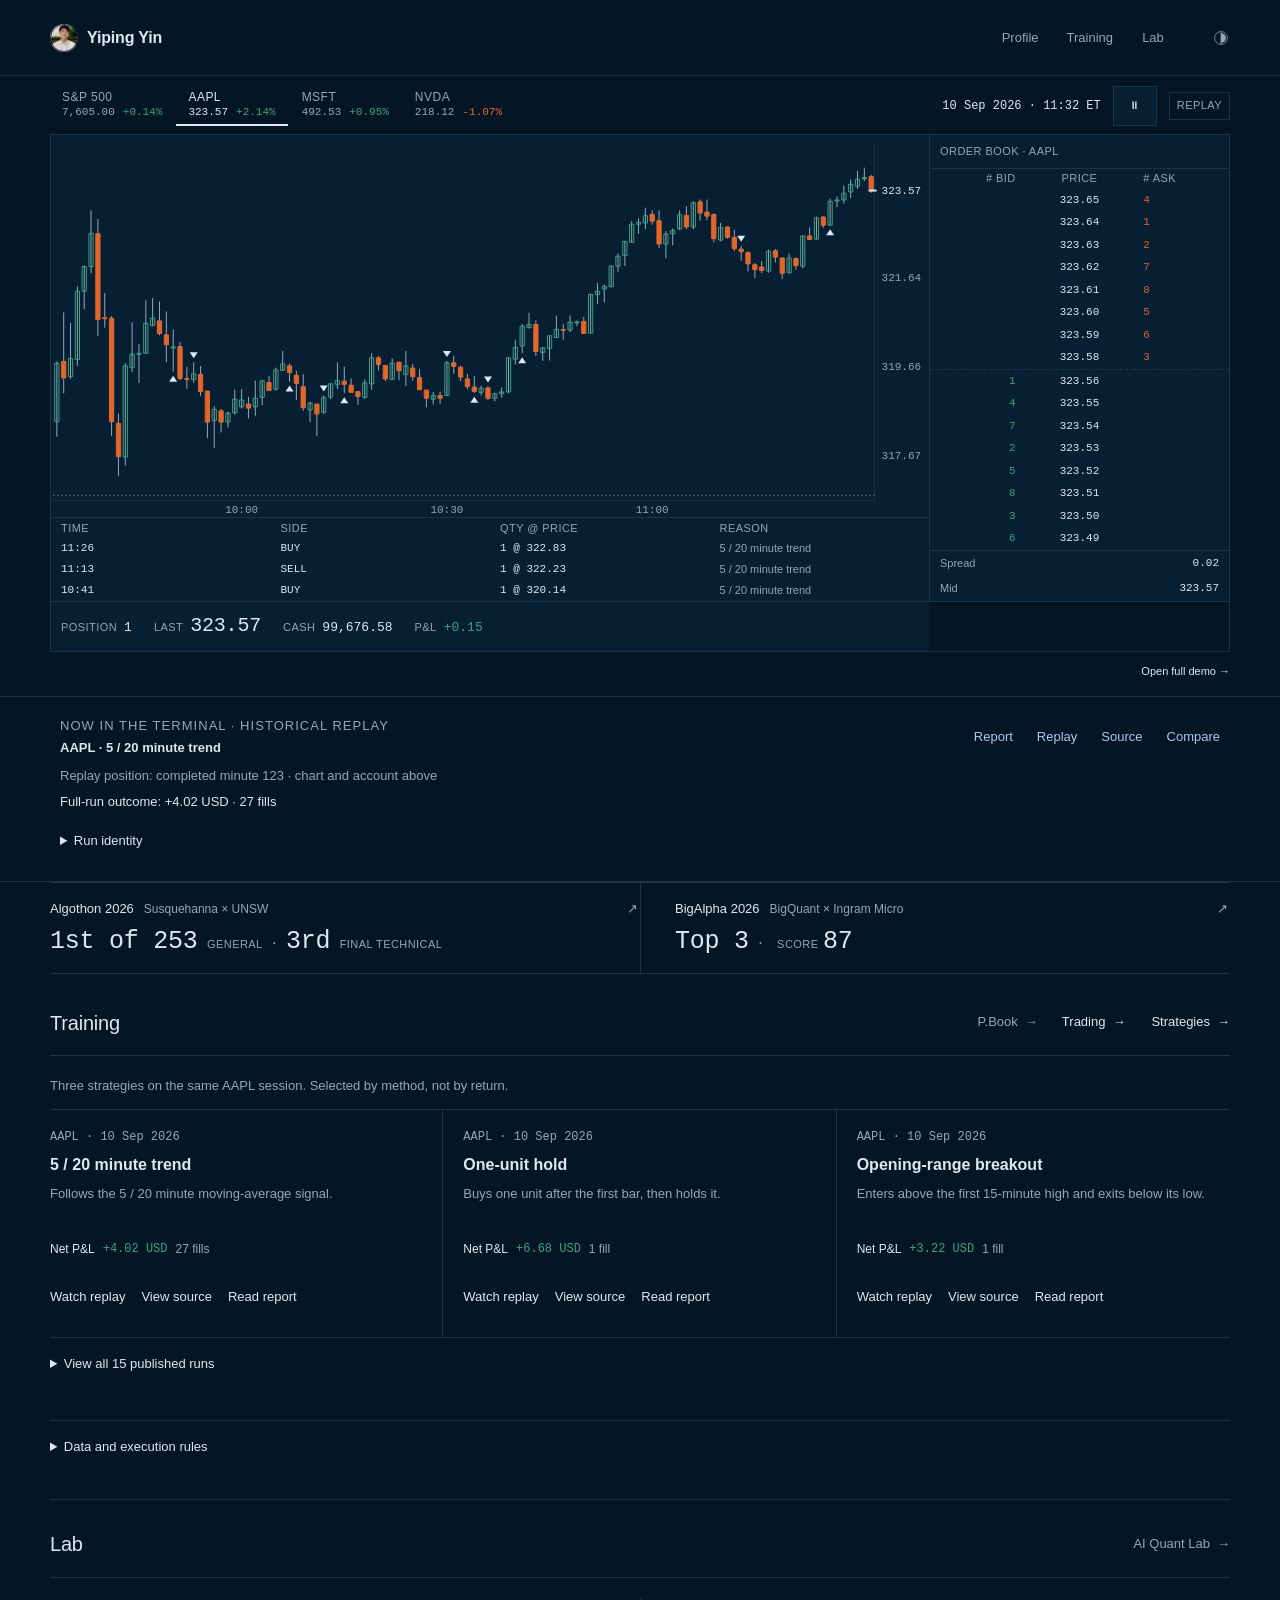
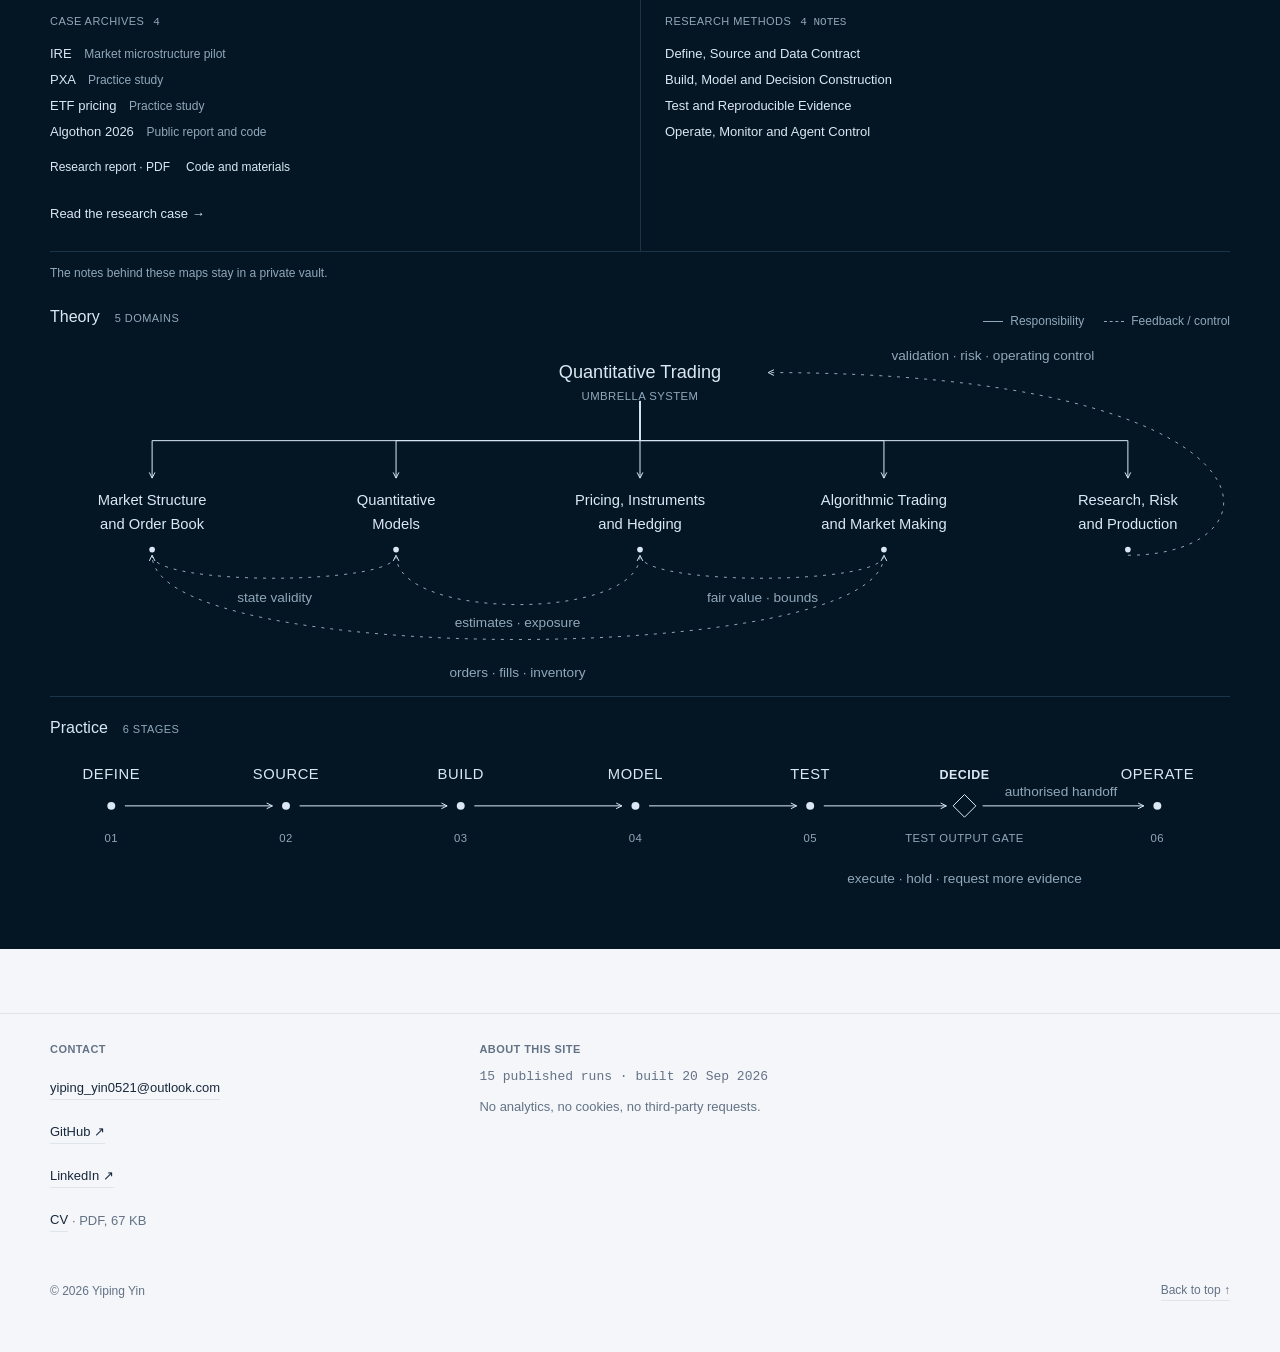
<file: index.html>
<!DOCTYPE html>
<html lang="en">
<head>
<meta charset="utf-8">
<meta name="viewport" content="width=device-width, initial-scale=1">
<!-- pbook-page-meta:start -->
<title>Yiping Yin — quantitative research and trading</title>
<meta name="description" content="Yiping Yin — quantitative research and trading at UNSW Sydney. A trading terminal replaying P.Book’s published runs on real one-minute market data, with simulated execution.">
<link rel="canonical" href="https://yiping-yin.github.io/">
<meta name="theme-color" content="#041624">
<meta property="og:site_name" content="Yiping Yin">
<meta property="og:type" content="profile">
<meta property="og:url" content="https://yiping-yin.github.io/">
<meta property="og:title" content="Yiping Yin — quantitative research and trading">
<meta property="og:description" content="Yiping Yin — quantitative research and trading at UNSW Sydney. A trading terminal replaying P.Book’s published runs on real one-minute market data, with simulated execution.">
<meta property="og:image" content="https://yiping-yin.github.io/portfolio-assets/og-image.png?v=f80b3cdd">
<meta property="og:image:width" content="1200">
<meta property="og:image:height" content="630">
<meta property="og:image:alt" content="Yiping Yin — a trading terminal replaying P.Book&#39;s published run on Apple Inc.: one-minute candlesticks for 10 September 2026 with simulated fills, beside a simulated order-book ladder">
<meta name="twitter:card" content="summary_large_image">
<!-- pbook-page-meta:end -->

<link rel="icon" href="/favicon.ico" sizes="32x32">
<link rel="icon" href="/portfolio-assets/favicon.svg" type="image/svg+xml">
<link rel="apple-touch-icon" href="/portfolio-assets/apple-touch-icon.png">

<script type="application/ld+json">
{
  "@context": "https://schema.org",
  "@type": "Person",
  "name": "Yiping Yin",
  "url": "https://yiping-yin.github.io/",
  "image": "https://yiping-yin.github.io/portfolio-assets/avatar.jpg",
  "affiliation": { "@type": "CollegeOrUniversity", "name": "UNSW Sydney" },
  "knowsAbout": ["systematic trading", "quantitative research", "market microstructure", "asset pricing", "multi-agent simulation", "AI safety"],
  "sameAs": [
    "https://github.com/Yiping-Yin",
    "https://www.linkedin.com/in/yiping-yin/"
  ]
}
</script>
<link rel="stylesheet" href="/portfolio-assets/tokens.css?v=tokens-1">
<link rel="stylesheet" href="/portfolio-assets/site.css?v=tokens-1">

<script>
  // The ground follows the operating system unless a choice was stored. Honor
  // that choice before paint, including when storage is unavailable.
  (function () {
    var theme = 'system';
    try {
      var savedTheme = localStorage.getItem('theme');
      if (savedTheme === 'dark' || savedTheme === 'light' || savedTheme === 'system') theme = savedTheme;
    } catch (error) { /* Storage unavailable: stay on the default. */ }
    document.documentElement.dataset.theme = theme;
  })();
</script>
<script src="/portfolio-assets/site.js?v=pen-and-drum-1" defer></script>

<style id="portfolio-page-layout">
.profile-page{font-variant-numeric:tabular-nums}
.profile-page .content-shell{padding-top:54px}
.profile-layout{display:grid;grid-template-columns:220px minmax(0,1fr);gap:64px;align-items:start}
.profile-body{min-width:0}.profile-intro{position:sticky;top:112px;padding:0}
.profile-intro .avatar{display:block;width:120px;height:120px;object-fit:cover;border:var(--thin) solid var(--line);border-radius:50%;margin:0 0 20px}
.profile-intro h1{font-family:var(--font-text);font-size:var(--t-32);margin:0 0 12px}
.profile-role{color:var(--muted);font-size:var(--t-13);line-height:var(--lead-ui);max-width:25ch;margin:0 0 22px}
.profile-facts{margin:0;padding:20px 0 0;border-top:var(--thick) solid var(--line)}
.profile-facts dt,.figure-label,.work-group,.kit dt{font-size:var(--t-11);letter-spacing:var(--track-caps);text-transform:uppercase;color:var(--muted)}
.profile-facts dd{margin:3px 0 14px;font-size:var(--t-13);line-height:var(--lead-ui);color:var(--ink)}
.profile-facts dd b{font-family:var(--font-figure);font-size:var(--t-13);font-weight:var(--w-regular)}
.profile-intro nav{display:flex;flex-direction:column;gap:4px;margin-top:26px;font-size:var(--t-13);border-left:var(--thin) solid var(--line)}
.profile-intro nav a{display:flex;align-items:center;min-height:44px;padding:10px 0 10px 17px;margin-left:-1px;border-left:var(--thick) solid transparent;color:var(--muted);text-decoration:none}
.profile-intro nav a:hover,.profile-intro nav a.on{color:var(--ink);border-left-color:var(--accent)}
.profile-page .research-overview{margin-top:0}.profile-page .major-heading{margin-bottom:22px}
.work-note{max-width:70ch;margin:0 0 6px;color:var(--muted);font-size:var(--t-13);line-height:var(--lead-ui)}
.work-group{margin:0;padding-top:16px;border-top:var(--thick) solid var(--line);font-weight:var(--w-semibold)}
.research-overview>.work-group:first-of-type{border-top:0;padding-top:26px}
.figure{display:flex;flex-wrap:wrap;align-items:baseline;gap:3px 14px;margin:11px 0 0}
.figure-value{font-family:var(--font-figure);font-size:var(--t-13);color:var(--ink)}
.figure-value.txt,.award-result.txt,.entry-line b.txt{font-family:var(--font-text);font-size:var(--t-13);font-weight:var(--w-medium)}
.figure-basis{font-size:var(--t-12);line-height:var(--lead-ui);color:var(--muted)}
.featured-project{padding-bottom:26px}.feature-topline{justify-content:flex-start}
.featured-project .event{position:relative;display:inline-flex;padding:6px 0}.featured-project .susq{width:106px;height:12px;-webkit-mask-image:url("[data-uri]");mask-image:url("[data-uri]")}
.featured-project .event::after{content:"";position:absolute;left:-8px;right:-8px;top:-11px;bottom:-11px}
.featured-project h3{font-size:var(--t-25);line-height:var(--lead-dense);margin:0 0 10px}
.featured-project h3 a{display:inline-block;min-height:44px;padding:6px 0;color:var(--ink);text-decoration:none}
.evaluation-note{margin:0 0 14px}.feature-description{margin:0 0 16px}
.research-details>p{border-left:var(--thin) solid var(--line);padding-left:20px;color:var(--muted);font-size:var(--t-13);line-height:var(--lead-ui)}
.project-study+.project-study,.featured-project+.project-study{border-top:var(--thin) solid var(--line)}
.project-study>summary{align-items:flex-start;min-height:44px}.project-study>summary::after{content:"+";flex:none;margin-top:4px;color:var(--muted);font-size:var(--t-20)}.project-study[open]>summary::after{content:"−"}.study-head{display:block;min-width:0}
.plain-section,.profile-page .background-section,.profile-page .contact-section{margin-top:56px;padding-top:34px;border-top:var(--thin) solid var(--line)}
.plain-section>h2{margin-bottom:22px}
.award-table{width:100%;border-collapse:collapse;text-align:left}
.award-table caption{font-size:var(--t-12)}
.award-table thead th{padding:0 18px 9px 0;border-bottom:var(--thin) solid var(--line);font-size:var(--t-11);font-weight:var(--w-regular);letter-spacing:var(--track-caps);text-transform:uppercase;color:var(--muted)}
.award-table tbody th{padding:15px 18px 15px 0;font-size:var(--t-16);font-weight:var(--w-medium);vertical-align:baseline}
.award-table tbody td{padding:15px 18px 15px 0;font-size:var(--t-13);line-height:var(--lead-ui);color:var(--muted);vertical-align:baseline}
.award-table tbody tr+tr>*{border-top:var(--thin) solid var(--line)}.award-table .award-result:not(.txt){font-family:var(--font-figure);color:var(--ink)}
.kit{margin:0;display:grid;grid-template-columns:180px minmax(0,1fr)}
.kit dt{padding:14px 24px 14px 0;border-top:var(--thin) solid var(--line)}.kit dd{margin:0;padding:14px 0;font-size:var(--t-13);line-height:var(--lead-ui);border-top:var(--thin) solid var(--line)}
.kit>dt:first-child,.kit>dt:first-child+dd{border-top:0;padding-top:0}.kit-note{display:block;color:var(--muted);font-size:var(--t-13);line-height:var(--lead-ui)}.kit-note+.kit-note{margin-top:8px}
.profile-page .background-section{display:block}.background-entry{display:grid;grid-template-columns:220px minmax(0,1fr);column-gap:40px;padding:26px 0 0}
.background-entry+.background-entry{border-top:var(--thin) solid var(--line);margin-top:26px}
.background-entry .inst{grid-column:1;margin:0 0 7px;font-size:var(--t-13);font-weight:var(--w-semibold);letter-spacing:var(--track-caps);text-transform:uppercase;color:var(--ink)}
.background-entry h3{grid-column:1;margin:0 0 7px;font-size:var(--t-16);font-weight:var(--w-medium)}
.background-entry .entry-dates{grid-column:1;margin:0;font-family:var(--font-figure);font-size:var(--t-12);color:var(--muted)}
.background-entry .entry-description{grid-column:2;grid-row:1/span 3;margin:0;max-width:66ch;font-size:var(--t-16);line-height:var(--lead-prose)}
.entry-line{display:flex;flex-wrap:wrap;align-items:baseline;gap:2px 12px;margin:0 0 10px;font-size:var(--t-13)}.entry-line>span:first-child{color:var(--muted)}.entry-line a,.award-table th a{display:inline-flex;align-items:center;min-height:44px;padding:13px 0;margin:-13px 0}.entry-line b{font-family:var(--font-figure);font-size:var(--t-13);font-weight:var(--w-regular);color:var(--ink)}
.contact-links{display:flex;gap:12px;margin:0 0 12px}.contact-links a{display:inline-flex;align-items:center;justify-content:center;width:44px;height:44px;padding:12px;color:var(--ink)}
.contact-links svg{display:block;width:20px;height:20px}.contact-section>.text-link{min-height:44px;padding:12px 0}
@media(max-width:1050px){.profile-layout{grid-template-columns:180px minmax(0,1fr);gap:38px}.background-entry{display:block}.background-entry .entry-description{margin-top:18px}}
@media(max-height:620px){.profile-intro{position:static}}
@media(max-width:800px){.profile-page .content-shell{padding-top:30px}.profile-layout{display:block}.profile-intro{position:static;padding:0 0 26px;margin-bottom:28px;border-bottom:var(--thin) solid var(--line)}.profile-facts{display:grid;grid-template-columns:1fr 1fr;gap:0 24px}}
@media(max-width:700px){.profile-intro .avatar{width:96px;height:96px;margin-bottom:16px}.profile-intro nav{display:none}.profile-facts{grid-template-columns:1fr}.profile-facts dd{margin-bottom:12px}.event .mark{display:block}.event .susq{width:88px;height:10px}.plain-section,.profile-page .background-section,.profile-page .contact-section{margin-top:38px;padding-top:28px}.entry-line a{margin:0;padding:13px 0}.kit{grid-template-columns:1fr}.kit dt{padding:14px 0 0}.kit dd,.kit>dt:first-child+dd{padding-top:5px}.award-table thead{position:absolute;width:1px;height:1px;overflow:hidden;clip-path:inset(50%)}.award-table,.award-table tbody,.award-table tr,.award-table th,.award-table td{display:block;width:auto}.award-table tbody th{padding:16px 0 4px}.award-table tbody td{padding:0 0 4px}.award-table tbody tr+tr th{border-top:var(--thin) solid var(--line);padding-top:16px}.award-table tbody tr+tr td{border-top:0}}
@media print{.profile-layout{display:block}.profile-intro{position:static;padding:0 0 20px;margin-bottom:20px}.profile-intro nav,.topbar{display:none!important}.profile-page .content-shell{padding:0}.background-entry{display:block}.background-entry .entry-description{margin-top:14px}.project-study>summary>.icon{display:none}.featured-project,.project-study,.background-entry,.award-table tr{break-inside:avoid}.contact-links a::after{content:" " attr(href);font-size:var(--t-12);margin-left:8px}.contact-links a{width:auto}}
</style>
<link rel="stylesheet" href="/portfolio-assets/terminal-hero.css?v=329f3ee6">
<!-- public-p1:v1 -->
<link rel="stylesheet" href="/portfolio-assets/p1-evidence.css?v=p1-1">
<!-- public-p2:v1 -->
<link rel="stylesheet" href="/portfolio-assets/p2.css?v=p2-1">
<!-- public-copy:v1 -->
<link rel="stylesheet" href="/portfolio-assets/presentation-copy.css?v=copy-1">
<!-- public-four-fixes:v1 -->
<link rel="stylesheet" href="/portfolio-assets/four-fixes.css?v=1">
<!-- public-polish:v1 -->
<link rel="stylesheet" href="/portfolio-assets/polish.css?v=1">
<!-- public-demo:v1 -->
<link rel="stylesheet" href="/portfolio-assets/demo.css?v=demo-1">
<!-- public-clean:v1 -->
<link rel="stylesheet" href="/portfolio-assets/clean.css?v=detail-1">
</head>
<body data-clean="v1" class="semicircle-study">
<a class="skip-link" href="#main">Skip to content</a>
<div class="topbar" id="topbar" data-ground="navy">
  <div class="topbar-in">
    <a class="brand" href="#top" aria-label="Yiping Yin — home"><img src="/portfolio-assets/avatar.jpg" alt="" width="28" height="28"><span>Yiping Yin</span></a>
    <div class="topbar-right">
      <nav class="topnav" aria-label="Primary navigation">
        <a href="/profile.html">Profile</a><a href="/training.html?market=historical#/market">Training</a><a href="/lab.html">Lab</a>
      </nav>
      <button id="theme" class="theme-button" type="button" hidden></button>
    </div>
  </div>
</div>
<span class="sr-only" id="theme-status" role="status" aria-live="polite"></span>
<div class="page-shell" id="top">

  <main id="main" tabindex="-1">
    <h1 class="sr-only">Yiping Yin — quantitative research and trading</h1>
    <section id="about" class="hero terminal-hero" aria-label="Trading terminal replay">
<!-- pbook-terminal-hero -->
<div class="th-frame">
<div class="th-terminal">
<div class="th-header">
<div class="th-tabs" role="tablist" aria-label="Instrument"><button class="th-tab" type="button" role="tab" id="th-tab-0" aria-controls="th-panel" aria-selected="false" tabindex="-1" aria-label="S&amp;P 500"><span class="th-tab-name">S&amp;P 500</span><span class="th-tab-row" aria-hidden="true"><span data-th-price>7,592.30</span><span class="num-signed num-down" data-th-delta>-0.03%</span></span></button><button class="th-tab" type="button" role="tab" id="th-tab-1" aria-controls="th-panel" aria-selected="true" tabindex="0" aria-label="AAPL"><span class="th-tab-name">AAPL</span><span class="th-tab-row" aria-hidden="true"><span data-th-price>326.60</span><span class="num-signed num-up" data-th-delta>+3.10%</span></span></button><button class="th-tab" type="button" role="tab" id="th-tab-2" aria-controls="th-panel" aria-selected="false" tabindex="-1" aria-label="MSFT"><span class="th-tab-name">MSFT</span><span class="th-tab-row" aria-hidden="true"><span data-th-price>492.49</span><span class="num-signed num-up" data-th-delta>+0.94%</span></span></button><button class="th-tab" type="button" role="tab" id="th-tab-3" aria-controls="th-panel" aria-selected="false" tabindex="-1" aria-label="NVDA"><span class="th-tab-name">NVDA</span><span class="th-tab-row" aria-hidden="true"><span data-th-price>218.38</span><span class="num-signed num-down" data-th-delta>-0.96%</span></span></button></div>
<div class="th-transport"><span class="th-clock"><span class="th-clock-date" data-th-cdate>10 Sep 2026</span><span class="th-clock-sep" data-th-csep> · </span><span data-th-ctime>15:59 ET</span></span><button class="th-play" type="button" data-th="play" aria-pressed="false" aria-label="Play the replay"><span data-th-glyph aria-hidden="true">▶</span></button><span class="th-replay-tag">Replay</span></div>
</div>
<div class="th-main" id="th-panel" role="tabpanel" aria-labelledby="th-tab-1" data-th="panel">
<figure class="th-chart-panel">
<div class="th-chart" data-th="chart"><svg role="img" aria-labelledby="th-chart-title th-chart-desc" viewBox="0 0 780 340" xmlns="http://www.w3.org/2000/svg"><title id="th-chart-title">Apple Inc. one-minute candlesticks, 10 Sep 2026, replayed to 15:59 ET</title><desc id="th-chart-desc">Historical one-minute open, high, low and close from Yahoo Finance for the 10 Sep 2026 session. The window ends on the replay cursor at 15:59 ET and shows 390 completed bars. Triangles mark the simulated fills of the published run &quot;5 / 20 minute trend&quot;; the dotted line is the session open. Depth, fills and profit and loss are simulated by P.Book, not observed.</desc><line class="th-axis-line" x1="2" y1="324" x2="726" y2="324"/><line class="th-axis-line" x1="726" y1="8" x2="726" y2="324"/><line class="th-datum" x1="2" y1="296.28" x2="726" y2="296.28"/><line class="th-wick" x1="2.93" y1="209.79" x2="2.93" y2="302.21"/><rect class="th-up" x="2.35" y="213.56" width="1.15" height="82.72"/><line class="th-wick" x1="4.78" y1="195.5" x2="4.78" y2="245.35"/><rect class="th-down" x="4.21" y="213.56" width="1.15" height="24.25"/><line class="th-wick" x1="6.64" y1="234.84" x2="6.64" y2="297.63"/><rect class="th-down" x="6.07" y="237.27" width="1.15" height="15.9"/><line class="th-wick" x1="8.5" y1="215.98" x2="8.5" y2="261.25"/><rect class="th-up" x="7.92" y="217.06" width="1.15" height="35.03"/><line class="th-wick" x1="10.35" y1="186.61" x2="10.35" y2="235.11"/><rect class="th-down" x="9.78" y="215.98" width="1.15" height="9.97"/><line class="th-wick" x1="12.21" y1="192.81" x2="12.21" y2="226.49"/><rect class="th-up" x="11.63" y="214.37" width="1.15" height="10.78"/><line class="th-wick" x1="14.07" y1="170.98" x2="14.07" y2="218.68"/><rect class="th-up" x="13.49" y="173.95" width="1.15" height="40.96"/><line class="th-wick" x1="15.92" y1="158.59" x2="15.92" y2="184.73"/><rect class="th-up" x="15.35" y="159.13" width="1.15" height="14.82"/><line class="th-wick" x1="17.78" y1="125.45" x2="17.78" y2="163.17"/><rect class="th-up" x="17.2" y="139.19" width="1.15" height="19.94"/><line class="th-wick" x1="19.64" y1="130.57" x2="19.64" y2="200.89"/><rect class="th-down" x="19.06" y="139.46" width="1.15" height="51.46"/><line class="th-wick" x1="21.49" y1="175.03" x2="21.49" y2="195.77"/><rect class="th-down" x="20.92" y="189.85" width="1.15" height="1"/><line class="th-wick" x1="23.35" y1="188.77" x2="23.35" y2="260.71"/><rect class="th-down" x="22.77" y="190.12" width="1.15" height="61.97"/><line class="th-wick" x1="25.21" y1="247.24" x2="25.21" y2="284.69"/><rect class="th-down" x="24.63" y="253.17" width="1.15" height="19.94"/><line class="th-wick" x1="27.06" y1="217.06" x2="27.06" y2="278.5"/><rect class="th-up" x="26.49" y="218.68" width="1.15" height="54.7"/><line class="th-wick" x1="28.92" y1="192.54" x2="28.92" y2="222.45"/><rect class="th-up" x="28.34" y="211.67" width="1.15" height="8.08"/><line class="th-wick" x1="30.77" y1="205.74" x2="30.77" y2="228.92"/><rect class="th-up" x="30.2" y="211.13" width="1.15" height="1"/><line class="th-wick" x1="32.63" y1="179.34" x2="32.63" y2="211.13"/><rect class="th-up" x="32.06" y="193.08" width="1.15" height="18.05"/><line class="th-wick" x1="34.49" y1="177.99" x2="34.49" y2="194.97"/><rect class="th-up" x="33.91" y="190.12" width="1.15" height="4.31"/><line class="th-wick" x1="36.34" y1="180.15" x2="36.34" y2="200.35"/><rect class="th-down" x="35.77" y="191.73" width="1.15" height="7.54"/><line class="th-wick" x1="38.2" y1="186.07" x2="38.2" y2="216.52"/><rect class="th-down" x="37.62" y="200.09" width="1.15" height="5.93"/><line class="th-wick" x1="40.06" y1="196.85" x2="40.06" y2="222.18"/><rect class="th-up" x="39.48" y="207.36" width="1.15" height="1"/><line class="th-wick" x1="41.91" y1="204.4" x2="41.91" y2="227.3"/><rect class="th-down" x="41.34" y="207.09" width="1.15" height="19.13"/><line class="th-wick" x1="43.77" y1="219.22" x2="43.77" y2="232.42"/><rect class="th-down" x="43.19" y="226.22" width="1.15" height="1"/><line class="th-wick" x1="45.63" y1="216.52" x2="45.63" y2="228.92"/><rect class="th-up" x="45.05" y="223.53" width="1.15" height="3.23"/><line class="th-wick" x1="47.48" y1="218.68" x2="47.48" y2="236.73"/><rect class="th-down" x="46.91" y="223.8" width="1.15" height="10.24"/><line class="th-wick" x1="49.34" y1="233.77" x2="49.34" y2="262.06"/><rect class="th-down" x="48.76" y="233.77" width="1.15" height="18.59"/><line class="th-wick" x1="51.19" y1="242.93" x2="51.19" y2="267.99"/><rect class="th-up" x="50.62" y="244.81" width="1.15" height="6.74"/><line class="th-wick" x1="53.05" y1="244.54" x2="53.05" y2="258.56"/><rect class="th-down" x="52.48" y="245.62" width="1.15" height="6.74"/><line class="th-wick" x1="54.91" y1="246.16" x2="54.91" y2="255.59"/><rect class="th-up" x="54.33" y="246.97" width="1.15" height="5.39"/><line class="th-wick" x1="56.76" y1="232.96" x2="56.76" y2="248.05"/><rect class="th-up" x="56.19" y="238.62" width="1.15" height="8.08"/><line class="th-wick" x1="58.62" y1="232.69" x2="58.62" y2="244.28"/><rect class="th-up" x="58.05" y="239.16" width="1.15" height="4.04"/><line class="th-wick" x1="60.48" y1="237.27" x2="60.48" y2="250.2"/><rect class="th-down" x="59.9" y="241.58" width="1.15" height="2.43"/><line class="th-wick" x1="62.33" y1="227.57" x2="62.33" y2="248.59"/><rect class="th-up" x="61.76" y="238.08" width="1.15" height="5.12"/><line class="th-wick" x1="64.19" y1="227.57" x2="64.19" y2="242.39"/><rect class="th-up" x="63.61" y="227.57" width="1.15" height="9.97"/><line class="th-wick" x1="66.05" y1="224.87" x2="66.05" y2="233.5"/><rect class="th-down" x="65.47" y="228.65" width="1.15" height="4.85"/><line class="th-wick" x1="67.9" y1="219.76" x2="67.9" y2="233.5"/><rect class="th-up" x="67.33" y="221.1" width="1.15" height="11.59"/><line class="th-wick" x1="69.76" y1="209.79" x2="69.76" y2="221.64"/><rect class="th-up" x="69.18" y="217.6" width="1.15" height="3.77"/><line class="th-wick" x1="71.62" y1="217.33" x2="71.62" y2="228.11"/><rect class="th-down" x="71.04" y="218.68" width="1.15" height="4.04"/><line class="th-wick" x1="73.47" y1="221.64" x2="73.47" y2="239.16"/><rect class="th-down" x="72.9" y="224.34" width="1.15" height="4.85"/><line class="th-wick" x1="75.33" y1="223.8" x2="75.33" y2="245.62"/><rect class="th-down" x="74.75" y="231.07" width="1.15" height="12.66"/><line class="th-wick" x1="77.18" y1="240.23" x2="77.18" y2="252.36"/><rect class="th-up" x="76.61" y="241.04" width="1.15" height="4.04"/><line class="th-wick" x1="79.04" y1="241.31" x2="79.04" y2="260.71"/><rect class="th-down" x="78.47" y="241.58" width="1.15" height="5.93"/><line class="th-wick" x1="80.9" y1="236.46" x2="80.9" y2="247.51"/><rect class="th-up" x="80.32" y="237.81" width="1.15" height="8.62"/><line class="th-wick" x1="82.75" y1="229.46" x2="82.75" y2="238.62"/><rect class="th-up" x="82.18" y="229.46" width="1.15" height="7.81"/><line class="th-wick" x1="84.61" y1="216.52" x2="84.61" y2="232.69"/><rect class="th-up" x="84.03" y="227.57" width="1.15" height="2.16"/><line class="th-wick" x1="86.47" y1="219.22" x2="86.47" y2="235.11"/><rect class="th-down" x="85.89" y="227.84" width="1.15" height="1.89"/><line class="th-wick" x1="88.32" y1="226.22" x2="88.32" y2="234.57"/><rect class="th-down" x="87.75" y="230.26" width="1.15" height="4.31"/><line class="th-wick" x1="90.18" y1="234.04" x2="90.18" y2="242.12"/><rect class="th-down" x="89.6" y="234.04" width="1.15" height="2.96"/><line class="th-wick" x1="92.04" y1="226.76" x2="92.04" y2="238.35"/><rect class="th-up" x="91.46" y="228.92" width="1.15" height="8.62"/><line class="th-wick" x1="93.89" y1="211.13" x2="93.89" y2="232.96"/><rect class="th-up" x="93.32" y="213.83" width="1.15" height="15.63"/><line class="th-wick" x1="95.75" y1="212.75" x2="95.75" y2="221.37"/><rect class="th-down" x="95.17" y="213.83" width="1.15" height="4.04"/><line class="th-wick" x1="97.61" y1="218.41" x2="97.61" y2="227.84"/><rect class="th-down" x="97.03" y="218.41" width="1.15" height="8.08"/><line class="th-wick" x1="99.46" y1="214.1" x2="99.46" y2="226.76"/><rect class="th-up" x="98.89" y="217.06" width="1.15" height="9.7"/><line class="th-wick" x1="101.32" y1="215.98" x2="101.32" y2="227.3"/><rect class="th-down" x="100.74" y="216.52" width="1.15" height="5.12"/><line class="th-wick" x1="103.17" y1="209.79" x2="103.17" y2="230.8"/><rect class="th-up" x="102.6" y="218.68" width="1.15" height="5.12"/><line class="th-wick" x1="105.03" y1="217.6" x2="105.03" y2="227.57"/><rect class="th-down" x="104.46" y="220.02" width="1.15" height="5.12"/><line class="th-wick" x1="106.89" y1="220.56" x2="106.89" y2="233.23"/><rect class="th-down" x="106.31" y="225.68" width="1.15" height="7.28"/><line class="th-wick" x1="108.74" y1="232.96" x2="108.74" y2="243.47"/><rect class="th-down" x="108.17" y="233.23" width="1.15" height="4.85"/><line class="th-wick" x1="110.6" y1="234.31" x2="110.6" y2="241.85"/><rect class="th-up" x="110.02" y="236.46" width="1.15" height="2.16"/><line class="th-wick" x1="112.46" y1="234.04" x2="112.46" y2="241.58"/><rect class="th-down" x="111.88" y="236.46" width="1.15" height="1.62"/><line class="th-wick" x1="114.31" y1="215.71" x2="114.31" y2="236.46"/><rect class="th-up" x="113.74" y="216.79" width="1.15" height="19.67"/><line class="th-wick" x1="116.17" y1="212.75" x2="116.17" y2="223.26"/><rect class="th-down" x="115.59" y="216.79" width="1.15" height="2.16"/><line class="th-wick" x1="118.03" y1="218.41" x2="118.03" y2="227.84"/><rect class="th-down" x="117.45" y="219.49" width="1.15" height="5.93"/><line class="th-wick" x1="119.88" y1="223.53" x2="119.88" y2="232.69"/><rect class="th-down" x="119.31" y="226.49" width="1.15" height="4.58"/><line class="th-wick" x1="121.74" y1="224.61" x2="121.74" y2="234.84"/><rect class="th-down" x="121.16" y="231.34" width="1.15" height="2.69"/><line class="th-wick" x1="123.59" y1="230.53" x2="123.59" y2="236.46"/><rect class="th-up" x="123.02" y="232.15" width="1.15" height="2.43"/><line class="th-wick" x1="125.45" y1="231.07" x2="125.45" y2="239.16"/><rect class="th-down" x="124.88" y="231.88" width="1.15" height="6.2"/><line class="th-wick" x1="127.31" y1="234.84" x2="127.31" y2="239.96"/><rect class="th-up" x="126.73" y="235.38" width="1.15" height="2.69"/><line class="th-wick" x1="129.16" y1="231.61" x2="129.16" y2="237.81"/><rect class="th-up" x="128.59" y="234.31" width="1.15" height="1.08"/><line class="th-wick" x1="131.02" y1="213.83" x2="131.02" y2="235.11"/><rect class="th-up" x="130.45" y="213.83" width="1.15" height="20.48"/><line class="th-wick" x1="132.88" y1="203.32" x2="132.88" y2="217.87"/><rect class="th-up" x="132.3" y="207.63" width="1.15" height="7.01"/><line class="th-wick" x1="134.73" y1="193.62" x2="134.73" y2="211.13"/><rect class="th-up" x="134.16" y="194.97" width="1.15" height="11.86"/><line class="th-wick" x1="136.59" y1="186.88" x2="136.59" y2="196.31"/><rect class="th-up" x="136.01" y="193.89" width="1.15" height="1.89"/><line class="th-wick" x1="138.45" y1="191.46" x2="138.45" y2="212.75"/><rect class="th-down" x="137.87" y="193.89" width="1.15" height="16.17"/><line class="th-wick" x1="140.3" y1="207.36" x2="140.3" y2="215.71"/><rect class="th-up" x="139.73" y="207.9" width="1.15" height="2.69"/><line class="th-wick" x1="142.16" y1="200.62" x2="142.16" y2="215.44"/><rect class="th-up" x="141.58" y="200.62" width="1.15" height="7.54"/><line class="th-wick" x1="144.02" y1="188.5" x2="144.02" y2="201.97"/><rect class="th-up" x="143.44" y="196.85" width="1.15" height="4.85"/><line class="th-wick" x1="145.87" y1="193.62" x2="145.87" y2="203.05"/><rect class="th-down" x="145.3" y="196.85" width="1.15" height="1"/><line class="th-wick" x1="147.73" y1="188.5" x2="147.73" y2="198.47"/><rect class="th-up" x="147.15" y="192.54" width="1.15" height="4.58"/><line class="th-wick" x1="149.58" y1="191.46" x2="149.58" y2="194.97"/><rect class="th-up" x="149.01" y="192.27" width="1.15" height="1"/><line class="th-wick" x1="151.44" y1="189.31" x2="151.44" y2="199.28"/><rect class="th-down" x="150.87" y="192" width="1.15" height="7.28"/><line class="th-wick" x1="153.3" y1="175.57" x2="153.3" y2="199.28"/><rect class="th-up" x="152.72" y="175.83" width="1.15" height="23.17"/><line class="th-wick" x1="155.15" y1="168.83" x2="155.15" y2="181.76"/><rect class="th-up" x="154.58" y="173.95" width="1.15" height="1.89"/><line class="th-wick" x1="157.01" y1="169.91" x2="157.01" y2="180.69"/><rect class="th-up" x="156.43" y="170.98" width="1.15" height="1.62"/><line class="th-wick" x1="158.87" y1="158.59" x2="158.87" y2="171.52"/><rect class="th-up" x="158.29" y="158.86" width="1.15" height="12.39"/><line class="th-wick" x1="160.72" y1="151.31" x2="160.72" y2="162.36"/><rect class="th-up" x="160.15" y="152.93" width="1.15" height="5.93"/><line class="th-wick" x1="162.58" y1="143.77" x2="162.58" y2="158.86"/><rect class="th-up" x="162" y="144.04" width="1.15" height="8.62"/><line class="th-wick" x1="164.44" y1="131.91" x2="164.44" y2="144.58"/><rect class="th-up" x="163.86" y="133.8" width="1.15" height="10.78"/><line class="th-wick" x1="166.29" y1="130.3" x2="166.29" y2="139.46"/><rect class="th-up" x="165.72" y="132.72" width="1.15" height="1.08"/><line class="th-wick" x1="168.15" y1="123.83" x2="168.15" y2="136.76"/><rect class="th-up" x="167.57" y="128.68" width="1.15" height="4.31"/><line class="th-wick" x1="170.01" y1="125.45" x2="170.01" y2="134.07"/><rect class="th-down" x="169.43" y="127.87" width="1.15" height="4.04"/><line class="th-wick" x1="171.86" y1="125.45" x2="171.86" y2="148.08"/><rect class="th-down" x="171.29" y="131.65" width="1.15" height="14.01"/><line class="th-wick" x1="173.72" y1="137.84" x2="173.72" y2="154.28"/><rect class="th-up" x="173.14" y="139.73" width="1.15" height="5.93"/><line class="th-wick" x1="175.57" y1="136.23" x2="175.57" y2="146.46"/><rect class="th-up" x="175" y="137.57" width="1.15" height="1.89"/><line class="th-wick" x1="177.43" y1="125.45" x2="177.43" y2="137.3"/><rect class="th-up" x="176.86" y="128.14" width="1.15" height="8.35"/><line class="th-wick" x1="179.29" y1="123.02" x2="179.29" y2="136.76"/><rect class="th-down" x="178.71" y="128.41" width="1.15" height="7.01"/><line class="th-wick" x1="181.14" y1="120.06" x2="181.14" y2="136.76"/><rect class="th-up" x="180.57" y="120.87" width="1.15" height="14.55"/><line class="th-wick" x1="183" y1="118.98" x2="183" y2="131.65"/><rect class="th-down" x="182.42" y="120.33" width="1.15" height="6.74"/><line class="th-wick" x1="184.86" y1="118.98" x2="184.86" y2="131.38"/><rect class="th-down" x="184.28" y="126.53" width="1.15" height="2.43"/><line class="th-wick" x1="186.71" y1="127.33" x2="186.71" y2="144.58"/><rect class="th-down" x="186.14" y="127.87" width="1.15" height="14.55"/><line class="th-wick" x1="188.57" y1="132.99" x2="188.57" y2="144.04"/><rect class="th-up" x="187.99" y="135.69" width="1.15" height="7.54"/><line class="th-wick" x1="190.43" y1="135.15" x2="190.43" y2="142.42"/><rect class="th-down" x="189.85" y="135.42" width="1.15" height="6.2"/><line class="th-wick" x1="192.28" y1="137.03" x2="192.28" y2="149.97"/><rect class="th-down" x="191.71" y="141.61" width="1.15" height="6.74"/><line class="th-wick" x1="194.14" y1="146.73" x2="194.14" y2="155.63"/><rect class="th-down" x="193.56" y="148.62" width="1.15" height="1.62"/><line class="th-wick" x1="195.99" y1="149.97" x2="195.99" y2="162.09"/><rect class="th-down" x="195.42" y="150.78" width="1.15" height="6.74"/><line class="th-wick" x1="197.85" y1="156.97" x2="197.85" y2="166.13"/><rect class="th-down" x="197.28" y="158.05" width="1.15" height="2.96"/><line class="th-wick" x1="199.71" y1="155.9" x2="199.71" y2="163.17"/><rect class="th-down" x="199.13" y="159.4" width="1.15" height="2.16"/><line class="th-wick" x1="201.56" y1="148.89" x2="201.56" y2="162.9"/><rect class="th-up" x="200.99" y="149.97" width="1.15" height="11.86"/><line class="th-wick" x1="203.42" y1="148.62" x2="203.42" y2="156.7"/><rect class="th-down" x="202.85" y="149.7" width="1.15" height="3.77"/><line class="th-wick" x1="205.28" y1="153.74" x2="205.28" y2="166.67"/><rect class="th-down" x="204.7" y="154.01" width="1.15" height="9.16"/><line class="th-wick" x1="207.13" y1="151.31" x2="207.13" y2="162.9"/><rect class="th-up" x="206.56" y="154.01" width="1.15" height="8.89"/><line class="th-wick" x1="208.99" y1="153.74" x2="208.99" y2="161.02"/><rect class="th-down" x="208.41" y="154.28" width="1.15" height="4.31"/><line class="th-wick" x1="210.85" y1="140.81" x2="210.85" y2="160.21"/><rect class="th-up" x="210.27" y="140.81" width="1.15" height="18.05"/><line class="th-wick" x1="212.7" y1="135.69" x2="212.7" y2="143.23"/><rect class="th-down" x="212.13" y="140.81" width="1.15" height="2.16"/><line class="th-wick" x1="214.56" y1="129.22" x2="214.56" y2="142.69"/><rect class="th-up" x="213.98" y="130.03" width="1.15" height="12.66"/><line class="th-wick" x1="216.42" y1="128.95" x2="216.42" y2="135.96"/><rect class="th-down" x="215.84" y="129.49" width="1.15" height="4.85"/><line class="th-wick" x1="218.27" y1="118.44" x2="218.27" y2="134.34"/><rect class="th-up" x="217.7" y="120.06" width="1.15" height="14.28"/><line class="th-wick" x1="220.13" y1="117.09" x2="220.13" y2="123.56"/><rect class="th-up" x="219.55" y="119.25" width="1.15" height="1"/><line class="th-wick" x1="221.98" y1="110.63" x2="221.98" y2="121.41"/><rect class="th-up" x="221.41" y="115.21" width="1.15" height="4.04"/><line class="th-wick" x1="223.84" y1="106.86" x2="223.84" y2="118.17"/><rect class="th-up" x="223.27" y="109.82" width="1.15" height="4.58"/><line class="th-wick" x1="225.7" y1="101.74" x2="225.7" y2="112.51"/><rect class="th-up" x="225.12" y="106.86" width="1.15" height="4.04"/><line class="th-wick" x1="227.55" y1="99.85" x2="227.55" y2="107.93"/><rect class="th-up" x="226.98" y="105.78" width="1.15" height="1"/><line class="th-wick" x1="229.41" y1="104.16" x2="229.41" y2="114.94"/><rect class="th-down" x="228.83" y="105.24" width="1.15" height="8.35"/><line class="th-wick" x1="231.27" y1="112.51" x2="231.27" y2="123.02"/><rect class="th-down" x="230.69" y="113.59" width="1.15" height="1.35"/><line class="th-wick" x1="233.12" y1="104.16" x2="233.12" y2="117.09"/><rect class="th-up" x="232.55" y="104.7" width="1.15" height="10.51"/><line class="th-wick" x1="234.98" y1="100.39" x2="234.98" y2="107.93"/><rect class="th-up" x="234.4" y="103.08" width="1.15" height="1.35"/><line class="th-wick" x1="236.84" y1="99.31" x2="236.84" y2="104.7"/><rect class="th-up" x="236.26" y="99.58" width="1.15" height="3.77"/><line class="th-wick" x1="238.69" y1="93.92" x2="238.69" y2="101.2"/><rect class="th-up" x="238.12" y="94.46" width="1.15" height="5.12"/><line class="th-wick" x1="240.55" y1="92.57" x2="240.55" y2="111.17"/><rect class="th-down" x="239.97" y="94.19" width="1.15" height="16.98"/><line class="th-wick" x1="242.41" y1="107.66" x2="242.41" y2="119.79"/><rect class="th-up" x="241.83" y="108.74" width="1.15" height="2.69"/><line class="th-wick" x1="244.26" y1="107.66" x2="244.26" y2="114.94"/><rect class="th-down" x="243.69" y="108.47" width="1.15" height="1"/><line class="th-wick" x1="246.12" y1="107.66" x2="246.12" y2="127.6"/><rect class="th-down" x="245.54" y="109.01" width="1.15" height="16.71"/><line class="th-wick" x1="247.97" y1="125.72" x2="247.97" y2="138.65"/><rect class="th-down" x="247.4" y="125.99" width="1.15" height="5.39"/><line class="th-wick" x1="249.83" y1="124.64" x2="249.83" y2="137.03"/><rect class="th-up" x="249.26" y="129.49" width="1.15" height="2.16"/><line class="th-wick" x1="251.69" y1="129.22" x2="251.69" y2="145.66"/><rect class="th-down" x="251.11" y="129.22" width="1.15" height="13.47"/><line class="th-wick" x1="253.54" y1="138.92" x2="253.54" y2="161.82"/><rect class="th-down" x="252.97" y="143.23" width="1.15" height="11.32"/><line class="th-wick" x1="255.4" y1="152.93" x2="255.4" y2="166.13"/><rect class="th-down" x="254.82" y="154.55" width="1.15" height="7.54"/><line class="th-wick" x1="257.26" y1="159.13" x2="257.26" y2="191.46"/><rect class="th-down" x="256.68" y="162.63" width="1.15" height="20.21"/><line class="th-wick" x1="259.11" y1="182.57" x2="259.11" y2="201.16"/><rect class="th-down" x="258.54" y="183.65" width="1.15" height="17.51"/><line class="th-wick" x1="260.97" y1="197.66" x2="260.97" y2="208.17"/><rect class="th-down" x="260.39" y="200.62" width="1.15" height="7.54"/><line class="th-wick" x1="262.83" y1="200.62" x2="262.83" y2="214.1"/><rect class="th-up" x="262.25" y="202.78" width="1.15" height="5.66"/><line class="th-wick" x1="264.68" y1="201.43" x2="264.68" y2="216.79"/><rect class="th-down" x="264.11" y="202.24" width="1.15" height="12.93"/><line class="th-wick" x1="266.54" y1="211.4" x2="266.54" y2="229.19"/><rect class="th-up" x="265.96" y="215.17" width="1.15" height="1"/><line class="th-wick" x1="268.39" y1="213.56" x2="268.39" y2="226.49"/><rect class="th-down" x="267.82" y="215.17" width="1.15" height="7.81"/><line class="th-wick" x1="270.25" y1="202.51" x2="270.25" y2="223.8"/><rect class="th-up" x="269.68" y="213.56" width="1.15" height="8.89"/><line class="th-wick" x1="272.11" y1="209.79" x2="272.11" y2="219.49"/><rect class="th-up" x="271.53" y="210.32" width="1.15" height="3.5"/><line class="th-wick" x1="273.96" y1="208.98" x2="273.96" y2="224.61"/><rect class="th-down" x="273.39" y="210.32" width="1.15" height="12.66"/><line class="th-wick" x1="275.82" y1="221.64" x2="275.82" y2="230.8"/><rect class="th-down" x="275.25" y="222.99" width="1.15" height="6.74"/><line class="th-wick" x1="277.68" y1="214.37" x2="277.68" y2="230.8"/><rect class="th-up" x="277.1" y="216.25" width="1.15" height="13.2"/><line class="th-wick" x1="279.53" y1="214.64" x2="279.53" y2="221.91"/><rect class="th-down" x="278.96" y="216.25" width="1.15" height="5.12"/><line class="th-wick" x1="281.39" y1="219.49" x2="281.39" y2="231.07"/><rect class="th-down" x="280.81" y="221.37" width="1.15" height="3.5"/><line class="th-wick" x1="283.25" y1="211.4" x2="283.25" y2="229.99"/><rect class="th-up" x="282.67" y="215.44" width="1.15" height="9.7"/><line class="th-wick" x1="285.1" y1="211.94" x2="285.1" y2="219.76"/><rect class="th-down" x="284.53" y="216.25" width="1.15" height="2.16"/><line class="th-wick" x1="286.96" y1="214.1" x2="286.96" y2="228.65"/><rect class="th-down" x="286.38" y="218.41" width="1.15" height="8.62"/><line class="th-wick" x1="288.82" y1="215.98" x2="288.82" y2="227.3"/><rect class="th-up" x="288.24" y="220.02" width="1.15" height="7.01"/><line class="th-wick" x1="290.67" y1="218.68" x2="290.67" y2="223.26"/><rect class="th-down" x="290.1" y="220.02" width="1.15" height="1.35"/><line class="th-wick" x1="292.53" y1="218.14" x2="292.53" y2="227.03"/><rect class="th-down" x="291.95" y="220.56" width="1.15" height="1.35"/><line class="th-wick" x1="294.38" y1="214.64" x2="294.38" y2="222.45"/><rect class="th-up" x="293.81" y="216.79" width="1.15" height="5.12"/><line class="th-wick" x1="296.24" y1="209.25" x2="296.24" y2="219.22"/><rect class="th-up" x="295.67" y="211.67" width="1.15" height="4.85"/><line class="th-wick" x1="298.1" y1="204.4" x2="298.1" y2="212.21"/><rect class="th-up" x="297.52" y="207.09" width="1.15" height="4.58"/><line class="th-wick" x1="299.95" y1="206.55" x2="299.95" y2="217.87"/><rect class="th-down" x="299.38" y="206.55" width="1.15" height="8.62"/><line class="th-wick" x1="301.81" y1="206.82" x2="301.81" y2="217.06"/><rect class="th-up" x="301.23" y="207.9" width="1.15" height="7.28"/><line class="th-wick" x1="303.67" y1="197.93" x2="303.67" y2="209.25"/><rect class="th-up" x="303.09" y="198.47" width="1.15" height="9.7"/><line class="th-wick" x1="305.52" y1="196.58" x2="305.52" y2="202.51"/><rect class="th-down" x="304.95" y="199.01" width="1.15" height="1.35"/><line class="th-wick" x1="307.38" y1="198.74" x2="307.38" y2="207.9"/><rect class="th-down" x="306.8" y="200.35" width="1.15" height="5.66"/><line class="th-wick" x1="309.24" y1="202.51" x2="309.24" y2="209.25"/><rect class="th-up" x="308.66" y="203.05" width="1.15" height="2.96"/><line class="th-wick" x1="311.09" y1="201.97" x2="311.09" y2="208.17"/><rect class="th-down" x="310.52" y="203.32" width="1.15" height="1.35"/><line class="th-wick" x1="312.95" y1="200.09" x2="312.95" y2="204.94"/><rect class="th-up" x="312.37" y="202.24" width="1.15" height="2.69"/><line class="th-wick" x1="314.81" y1="197.39" x2="314.81" y2="202.24"/><rect class="th-up" x="314.23" y="200.35" width="1.15" height="1.08"/><line class="th-wick" x1="316.66" y1="197.12" x2="316.66" y2="201.43"/><rect class="th-up" x="316.09" y="200.09" width="1.15" height="1"/><line class="th-wick" x1="318.52" y1="196.58" x2="318.52" y2="209.25"/><rect class="th-down" x="317.94" y="199.55" width="1.15" height="4.58"/><line class="th-wick" x1="320.37" y1="198.47" x2="320.37" y2="205.74"/><rect class="th-up" x="319.8" y="201.16" width="1.15" height="3.23"/><line class="th-wick" x1="322.23" y1="198.47" x2="322.23" y2="205.2"/><rect class="th-down" x="321.66" y="200.89" width="1.15" height="4.31"/><line class="th-wick" x1="324.09" y1="199.82" x2="324.09" y2="210.86"/><rect class="th-up" x="323.51" y="200.89" width="1.15" height="3.77"/><line class="th-wick" x1="325.94" y1="196.58" x2="325.94" y2="202.78"/><rect class="th-up" x="325.37" y="196.58" width="1.15" height="3.77"/><line class="th-wick" x1="327.8" y1="190.12" x2="327.8" y2="198.2"/><rect class="th-up" x="327.22" y="191.73" width="1.15" height="4.85"/><line class="th-wick" x1="329.66" y1="174.49" x2="329.66" y2="194.16"/><rect class="th-up" x="329.08" y="176.1" width="1.15" height="15.9"/><line class="th-wick" x1="331.51" y1="169.91" x2="331.51" y2="178.8"/><rect class="th-up" x="330.94" y="170.72" width="1.15" height="5.12"/><line class="th-wick" x1="333.37" y1="167.21" x2="333.37" y2="174.49"/><rect class="th-down" x="332.79" y="170.72" width="1.15" height="1"/><line class="th-wick" x1="335.23" y1="158.05" x2="335.23" y2="171.25"/><rect class="th-up" x="334.65" y="158.59" width="1.15" height="12.39"/><line class="th-wick" x1="337.08" y1="157.78" x2="337.08" y2="165.33"/><rect class="th-down" x="336.51" y="159.67" width="1.15" height="2.16"/><line class="th-wick" x1="338.94" y1="161.55" x2="338.94" y2="174.49"/><rect class="th-down" x="338.36" y="161.82" width="1.15" height="12.66"/><line class="th-wick" x1="340.79" y1="165.33" x2="340.79" y2="175.83"/><rect class="th-up" x="340.22" y="166.4" width="1.15" height="7.28"/><line class="th-wick" x1="342.65" y1="160.48" x2="342.65" y2="166.13"/><rect class="th-up" x="342.08" y="162.36" width="1.15" height="3.5"/><line class="th-wick" x1="344.51" y1="161.28" x2="344.51" y2="173.95"/><rect class="th-down" x="343.93" y="162.09" width="1.15" height="3.5"/><line class="th-wick" x1="346.36" y1="149.43" x2="346.36" y2="166.67"/><rect class="th-up" x="345.79" y="154.55" width="1.15" height="11.32"/><line class="th-wick" x1="348.22" y1="130.84" x2="348.22" y2="154.01"/><rect class="th-up" x="347.65" y="135.96" width="1.15" height="17.24"/><line class="th-wick" x1="350.08" y1="121.14" x2="350.08" y2="135.96"/><rect class="th-up" x="349.5" y="124.37" width="1.15" height="10.51"/><line class="th-wick" x1="351.93" y1="118.71" x2="351.93" y2="126.26"/><rect class="th-down" x="351.36" y="124.37" width="1.15" height="1.08"/><line class="th-wick" x1="353.79" y1="121.41" x2="353.79" y2="131.65"/><rect class="th-down" x="353.21" y="125.72" width="1.15" height="2.16"/><line class="th-wick" x1="355.65" y1="110.09" x2="355.65" y2="127.87"/><rect class="th-up" x="355.07" y="111.98" width="1.15" height="15.9"/><line class="th-wick" x1="357.5" y1="111.71" x2="357.5" y2="122.75"/><rect class="th-down" x="356.93" y="111.98" width="1.15" height="3.77"/><line class="th-wick" x1="359.36" y1="112.51" x2="359.36" y2="117.09"/><rect class="th-up" x="358.78" y="114.94" width="1.15" height="1"/><line class="th-wick" x1="361.22" y1="95.81" x2="361.22" y2="116.83"/><rect class="th-up" x="360.64" y="97.43" width="1.15" height="17.51"/><line class="th-wick" x1="363.07" y1="82.34" x2="363.07" y2="99.58"/><rect class="th-up" x="362.5" y="88.8" width="1.15" height="8.08"/><line class="th-wick" x1="364.93" y1="83.68" x2="364.93" y2="95.81"/><rect class="th-down" x="364.35" y="89.07" width="1.15" height="5.93"/><line class="th-wick" x1="366.78" y1="90.15" x2="366.78" y2="108.74"/><rect class="th-up" x="366.21" y="92.04" width="1.15" height="2.69"/><line class="th-wick" x1="368.64" y1="79.64" x2="368.64" y2="102.54"/><rect class="th-down" x="368.07" y="92.57" width="1.15" height="6.2"/><line class="th-wick" x1="370.5" y1="87.99" x2="370.5" y2="104.7"/><rect class="th-down" x="369.92" y="98.5" width="1.15" height="6.2"/><line class="th-wick" x1="372.35" y1="102.28" x2="372.35" y2="116.83"/><rect class="th-down" x="371.78" y="104.7" width="1.15" height="12.13"/><line class="th-wick" x1="374.21" y1="96.08" x2="374.21" y2="118.17"/><rect class="th-up" x="373.63" y="103.62" width="1.15" height="12.93"/><line class="th-wick" x1="376.07" y1="96.08" x2="376.07" y2="111.98"/><rect class="th-down" x="375.49" y="104.7" width="1.15" height="7.28"/><line class="th-wick" x1="377.92" y1="102.54" x2="377.92" y2="119.25"/><rect class="th-down" x="377.35" y="111.98" width="1.15" height="5.66"/><line class="th-wick" x1="379.78" y1="108.47" x2="379.78" y2="118.98"/><rect class="th-up" x="379.2" y="112.51" width="1.15" height="5.93"/><line class="th-wick" x1="381.64" y1="107.39" x2="381.64" y2="117.63"/><rect class="th-up" x="381.06" y="114.13" width="1.15" height="1"/><line class="th-wick" x1="383.49" y1="112.51" x2="383.49" y2="118.71"/><rect class="th-down" x="382.92" y="114.4" width="1.15" height="1.08"/><line class="th-wick" x1="385.35" y1="108.2" x2="385.35" y2="117.63"/><rect class="th-up" x="384.77" y="108.47" width="1.15" height="7.28"/><line class="th-wick" x1="387.21" y1="99.85" x2="387.21" y2="112.78"/><rect class="th-down" x="386.63" y="109.28" width="1.15" height="1.62"/><line class="th-wick" x1="389.06" y1="108.2" x2="389.06" y2="117.09"/><rect class="th-down" x="388.49" y="110.9" width="1.15" height="4.04"/><line class="th-wick" x1="390.92" y1="114.94" x2="390.92" y2="128.14"/><rect class="th-down" x="390.34" y="114.94" width="1.15" height="4.58"/><line class="th-wick" x1="392.77" y1="119.52" x2="392.77" y2="126.8"/><rect class="th-down" x="392.2" y="119.52" width="1.15" height="4.04"/><line class="th-wick" x1="394.63" y1="123.29" x2="394.63" y2="132.99"/><rect class="th-down" x="394.06" y="124.37" width="1.15" height="6.74"/><line class="th-wick" x1="396.49" y1="114.94" x2="396.49" y2="130.84"/><rect class="th-up" x="395.91" y="125.18" width="1.15" height="5.66"/><line class="th-wick" x1="398.34" y1="119.52" x2="398.34" y2="125.45"/><rect class="th-up" x="397.77" y="122.75" width="1.15" height="1"/><line class="th-wick" x1="400.2" y1="121.14" x2="400.2" y2="127.33"/><rect class="th-down" x="399.62" y="122.21" width="1.15" height="3.23"/><line class="th-wick" x1="402.06" y1="113.05" x2="402.06" y2="125.99"/><rect class="th-up" x="401.48" y="113.59" width="1.15" height="11.32"/><line class="th-wick" x1="403.91" y1="112.51" x2="403.91" y2="120.6"/><rect class="th-down" x="403.34" y="113.86" width="1.15" height="3.5"/><line class="th-wick" x1="405.77" y1="114.67" x2="405.77" y2="124.64"/><rect class="th-down" x="405.19" y="117.36" width="1.15" height="7.28"/><line class="th-wick" x1="407.63" y1="118.17" x2="407.63" y2="128.68"/><rect class="th-up" x="407.05" y="119.25" width="1.15" height="4.04"/><line class="th-wick" x1="409.48" y1="117.36" x2="409.48" y2="122.48"/><rect class="th-up" x="408.91" y="117.36" width="1.15" height="1.08"/><line class="th-wick" x1="411.34" y1="110.9" x2="411.34" y2="117.09"/><rect class="th-up" x="410.76" y="112.78" width="1.15" height="3.77"/><line class="th-wick" x1="413.19" y1="108.2" x2="413.19" y2="113.32"/><rect class="th-up" x="412.62" y="108.47" width="1.15" height="4.31"/><line class="th-wick" x1="415.05" y1="102.28" x2="415.05" y2="108.74"/><rect class="th-up" x="414.48" y="104.16" width="1.15" height="4.58"/><line class="th-wick" x1="416.91" y1="103.62" x2="416.91" y2="113.05"/><rect class="th-down" x="416.33" y="104.16" width="1.15" height="8.35"/><line class="th-wick" x1="418.76" y1="109.28" x2="418.76" y2="116.29"/><rect class="th-down" x="418.19" y="112.51" width="1.15" height="1.62"/><line class="th-wick" x1="420.62" y1="109.28" x2="420.62" y2="115.21"/><rect class="th-down" x="420.05" y="113.59" width="1.15" height="1.62"/><line class="th-wick" x1="422.48" y1="111.98" x2="422.48" y2="115.48"/><rect class="th-up" x="421.9" y="113.32" width="1.15" height="1.35"/><line class="th-wick" x1="424.33" y1="110.36" x2="424.33" y2="117.63"/><rect class="th-up" x="423.76" y="110.63" width="1.15" height="2.16"/><line class="th-wick" x1="426.19" y1="109.01" x2="426.19" y2="112.24"/><rect class="th-up" x="425.61" y="110.36" width="1.15" height="1"/><line class="th-wick" x1="428.05" y1="105.51" x2="428.05" y2="112.78"/><rect class="th-up" x="427.47" y="106.59" width="1.15" height="3.77"/><line class="th-wick" x1="429.9" y1="104.7" x2="429.9" y2="109.28"/><rect class="th-up" x="429.33" y="105.78" width="1.15" height="1"/><line class="th-wick" x1="431.76" y1="106.05" x2="431.76" y2="110.9"/><rect class="th-down" x="431.18" y="106.05" width="1.15" height="4.58"/><line class="th-wick" x1="433.62" y1="99.58" x2="433.62" y2="110.63"/><rect class="th-up" x="433.04" y="102.81" width="1.15" height="7.81"/><line class="th-wick" x1="435.47" y1="101.2" x2="435.47" y2="109.01"/><rect class="th-down" x="434.9" y="102.01" width="1.15" height="4.04"/><line class="th-wick" x1="437.33" y1="99.85" x2="437.33" y2="106.59"/><rect class="th-up" x="436.75" y="103.08" width="1.15" height="2.69"/><line class="th-wick" x1="439.18" y1="99.31" x2="439.18" y2="105.51"/><rect class="th-up" x="438.61" y="100.12" width="1.15" height="3.5"/><line class="th-wick" x1="441.04" y1="94.19" x2="441.04" y2="100.93"/><rect class="th-up" x="440.47" y="95.54" width="1.15" height="3.77"/><line class="th-wick" x1="442.9" y1="90.42" x2="442.9" y2="104.43"/><rect class="th-down" x="442.32" y="95.81" width="1.15" height="4.04"/><line class="th-wick" x1="444.75" y1="85.57" x2="444.75" y2="100.66"/><rect class="th-up" x="444.18" y="86.92" width="1.15" height="13.2"/><line class="th-wick" x1="446.61" y1="78.83" x2="446.61" y2="90.42"/><rect class="th-up" x="446.03" y="79.91" width="1.15" height="7.01"/><line class="th-wick" x1="448.47" y1="78.83" x2="448.47" y2="92.57"/><rect class="th-down" x="447.89" y="79.37" width="1.15" height="7.28"/><line class="th-wick" x1="450.32" y1="76.41" x2="450.32" y2="87.99"/><rect class="th-up" x="449.75" y="79.37" width="1.15" height="7.01"/><line class="th-wick" x1="452.18" y1="61.59" x2="452.18" y2="79.37"/><rect class="th-up" x="451.6" y="71.02" width="1.15" height="8.35"/><line class="th-wick" x1="454.04" y1="60.24" x2="454.04" y2="71.29"/><rect class="th-up" x="453.46" y="65.09" width="1.15" height="5.66"/><line class="th-wick" x1="455.89" y1="62.13" x2="455.89" y2="68.59"/><rect class="th-down" x="455.32" y="65.36" width="1.15" height="1"/><line class="th-wick" x1="457.75" y1="56.74" x2="457.75" y2="68.05"/><rect class="th-up" x="457.17" y="65.63" width="1.15" height="1"/><line class="th-wick" x1="459.61" y1="64.01" x2="459.61" y2="72.37"/><rect class="th-down" x="459.03" y="66.17" width="1.15" height="2.43"/><line class="th-wick" x1="461.46" y1="68.05" x2="461.46" y2="77.49"/><rect class="th-down" x="460.89" y="68.32" width="1.15" height="8.89"/><line class="th-wick" x1="463.32" y1="68.32" x2="463.32" y2="80.99"/><rect class="th-up" x="462.74" y="72.64" width="1.15" height="4.58"/><line class="th-wick" x1="465.17" y1="70.75" x2="465.17" y2="78.02"/><rect class="th-up" x="464.6" y="72.37" width="1.15" height="1"/><line class="th-wick" x1="467.03" y1="67.79" x2="467.03" y2="72.64"/><rect class="th-up" x="466.46" y="69.94" width="1.15" height="1.89"/><line class="th-wick" x1="468.89" y1="64.28" x2="468.89" y2="71.83"/><rect class="th-up" x="468.31" y="66.17" width="1.15" height="4.04"/><line class="th-wick" x1="470.74" y1="63.47" x2="470.74" y2="69.13"/><rect class="th-down" x="470.17" y="66.44" width="1.15" height="1.08"/><line class="th-wick" x1="472.6" y1="61.32" x2="472.6" y2="68.05"/><rect class="th-up" x="472.02" y="63.74" width="1.15" height="3.77"/><line class="th-wick" x1="474.46" y1="62.94" x2="474.46" y2="66.44"/><rect class="th-up" x="473.88" y="63.2" width="1.15" height="1"/><line class="th-wick" x1="476.31" y1="60.24" x2="476.31" y2="70.75"/><rect class="th-down" x="475.74" y="63.2" width="1.15" height="6.2"/><line class="th-wick" x1="478.17" y1="66.98" x2="478.17" y2="73.98"/><rect class="th-down" x="477.59" y="69.4" width="1.15" height="2.69"/><line class="th-wick" x1="480.03" y1="64.28" x2="480.03" y2="73.44"/><rect class="th-down" x="479.45" y="72.1" width="1.15" height="1"/><line class="th-wick" x1="481.88" y1="61.59" x2="481.88" y2="72.91"/><rect class="th-up" x="481.31" y="62.67" width="1.15" height="10.24"/><line class="th-wick" x1="483.74" y1="57.55" x2="483.74" y2="64.82"/><rect class="th-down" x="483.16" y="63.47" width="1.15" height="1.08"/><line class="th-wick" x1="485.59" y1="59.16" x2="485.59" y2="71.83"/><rect class="th-down" x="485.02" y="64.55" width="1.15" height="5.12"/><line class="th-wick" x1="487.45" y1="64.55" x2="487.45" y2="69.67"/><rect class="th-up" x="486.88" y="67.25" width="1.15" height="1.62"/><line class="th-wick" x1="489.31" y1="63.2" x2="489.31" y2="69.13"/><rect class="th-down" x="488.73" y="67.52" width="1.15" height="1"/><line class="th-wick" x1="491.16" y1="66.71" x2="491.16" y2="71.83"/><rect class="th-down" x="490.59" y="68.05" width="1.15" height="1"/><line class="th-wick" x1="493.02" y1="67.79" x2="493.02" y2="75.6"/><rect class="th-down" x="492.45" y="68.86" width="1.15" height="6.2"/><line class="th-wick" x1="494.88" y1="68.32" x2="494.88" y2="76.41"/><rect class="th-up" x="494.3" y="69.4" width="1.15" height="5.93"/><line class="th-wick" x1="496.73" y1="68.05" x2="496.73" y2="71.29"/><rect class="th-up" x="496.16" y="68.86" width="1.15" height="1"/><line class="th-wick" x1="498.59" y1="60.51" x2="498.59" y2="71.29"/><rect class="th-up" x="498.01" y="62.13" width="1.15" height="7.28"/><line class="th-wick" x1="500.45" y1="60.24" x2="500.45" y2="64.28"/><rect class="th-down" x="499.87" y="62.67" width="1.15" height="1"/><line class="th-wick" x1="502.3" y1="62.94" x2="502.3" y2="75.87"/><rect class="th-down" x="501.73" y="63.47" width="1.15" height="11.32"/><line class="th-wick" x1="504.16" y1="69.94" x2="504.16" y2="82.87"/><rect class="th-up" x="503.58" y="73.17" width="1.15" height="1.08"/><line class="th-wick" x1="506.02" y1="72.64" x2="506.02" y2="88.53"/><rect class="th-down" x="505.44" y="72.91" width="1.15" height="12.93"/><line class="th-wick" x1="507.87" y1="86.11" x2="507.87" y2="96.08"/><rect class="th-down" x="507.3" y="86.11" width="1.15" height="8.08"/><line class="th-wick" x1="509.73" y1="93.11" x2="509.73" y2="100.12"/><rect class="th-down" x="509.15" y="94.19" width="1.15" height="4.31"/><line class="th-wick" x1="511.58" y1="91.77" x2="511.58" y2="101.74"/><rect class="th-down" x="511.01" y="98.5" width="1.15" height="2.96"/><line class="th-wick" x1="513.44" y1="99.04" x2="513.44" y2="112.78"/><rect class="th-down" x="512.87" y="100.93" width="1.15" height="10.78"/><line class="th-wick" x1="515.3" y1="101.74" x2="515.3" y2="111.98"/><rect class="th-up" x="514.72" y="105.51" width="1.15" height="6.2"/><line class="th-wick" x1="517.15" y1="102.01" x2="517.15" y2="110.09"/><rect class="th-down" x="516.58" y="106.32" width="1.15" height="1"/><line class="th-wick" x1="519.01" y1="101.74" x2="519.01" y2="112.51"/><rect class="th-down" x="518.43" y="106.59" width="1.15" height="5.39"/><line class="th-wick" x1="520.87" y1="111.44" x2="520.87" y2="116.83"/><rect class="th-down" x="520.29" y="111.71" width="1.15" height="1.08"/><line class="th-wick" x1="522.72" y1="108.2" x2="522.72" y2="115.21"/><rect class="th-up" x="522.15" y="112.78" width="1.15" height="1"/><line class="th-wick" x1="524.58" y1="105.78" x2="524.58" y2="115.48"/><rect class="th-up" x="524" y="108.47" width="1.15" height="4.31"/><line class="th-wick" x1="526.44" y1="104.7" x2="526.44" y2="109.82"/><rect class="th-up" x="525.86" y="106.59" width="1.15" height="1.89"/><line class="th-wick" x1="528.29" y1="103.89" x2="528.29" y2="109.55"/><rect class="th-up" x="527.72" y="104.16" width="1.15" height="1.89"/><line class="th-wick" x1="530.15" y1="103.62" x2="530.15" y2="111.98"/><rect class="th-down" x="529.57" y="104.16" width="1.15" height="7.28"/><line class="th-wick" x1="532.01" y1="111.44" x2="532.01" y2="118.17"/><rect class="th-down" x="531.43" y="111.44" width="1.15" height="4.58"/><line class="th-wick" x1="533.86" y1="109.28" x2="533.86" y2="117.9"/><rect class="th-up" x="533.29" y="113.05" width="1.15" height="2.96"/><line class="th-wick" x1="535.72" y1="112.78" x2="535.72" y2="118.71"/><rect class="th-down" x="535.14" y="113.05" width="1.15" height="1.08"/><line class="th-wick" x1="537.57" y1="109.55" x2="537.57" y2="115.21"/><rect class="th-up" x="537" y="110.09" width="1.15" height="4.58"/><line class="th-wick" x1="539.43" y1="104.43" x2="539.43" y2="112.51"/><rect class="th-up" x="538.86" y="107.39" width="1.15" height="2.96"/><line class="th-wick" x1="541.29" y1="102.01" x2="541.29" y2="109.28"/><rect class="th-up" x="540.71" y="103.62" width="1.15" height="3.77"/><line class="th-wick" x1="543.14" y1="96.89" x2="543.14" y2="104.97"/><rect class="th-up" x="542.57" y="99.31" width="1.15" height="4.58"/><line class="th-wick" x1="545" y1="96.62" x2="545" y2="102.28"/><rect class="th-up" x="544.42" y="97.96" width="1.15" height="1.89"/><line class="th-wick" x1="546.86" y1="91.5" x2="546.86" y2="99.58"/><rect class="th-up" x="546.28" y="91.77" width="1.15" height="6.47"/><line class="th-wick" x1="548.71" y1="89.34" x2="548.71" y2="97.96"/><rect class="th-down" x="548.14" y="91.77" width="1.15" height="6.2"/><line class="th-wick" x1="550.57" y1="93.38" x2="550.57" y2="98.5"/><rect class="th-up" x="549.99" y="94.46" width="1.15" height="3.5"/><line class="th-wick" x1="552.43" y1="90.42" x2="552.43" y2="95.54"/><rect class="th-up" x="551.85" y="90.96" width="1.15" height="2.96"/><line class="th-wick" x1="554.28" y1="90.96" x2="554.28" y2="95.54"/><rect class="th-down" x="553.71" y="91.23" width="1.15" height="2.16"/><line class="th-wick" x1="556.14" y1="89.61" x2="556.14" y2="93.38"/><rect class="th-up" x="555.56" y="90.96" width="1.15" height="2.43"/><line class="th-wick" x1="557.99" y1="90.42" x2="557.99" y2="99.04"/><rect class="th-down" x="557.42" y="91.5" width="1.15" height="7.28"/><line class="th-wick" x1="559.85" y1="95" x2="559.85" y2="100.93"/><rect class="th-up" x="559.28" y="99.04" width="1.15" height="1"/><line class="th-wick" x1="561.71" y1="95.27" x2="561.71" y2="100.93"/><rect class="th-up" x="561.13" y="97.69" width="1.15" height="1.35"/><line class="th-wick" x1="563.56" y1="96.08" x2="563.56" y2="105.51"/><rect class="th-down" x="562.99" y="97.16" width="1.15" height="6.74"/><line class="th-wick" x1="565.42" y1="103.89" x2="565.42" y2="111.17"/><rect class="th-down" x="564.85" y="105.24" width="1.15" height="5.39"/><line class="th-wick" x1="567.28" y1="105.24" x2="567.28" y2="111.98"/><rect class="th-up" x="566.7" y="105.51" width="1.15" height="4.31"/><line class="th-wick" x1="569.13" y1="97.96" x2="569.13" y2="106.32"/><rect class="th-up" x="568.56" y="97.96" width="1.15" height="7.54"/><line class="th-wick" x1="570.99" y1="91.77" x2="570.99" y2="98.77"/><rect class="th-up" x="570.41" y="95.81" width="1.15" height="2.16"/><line class="th-wick" x1="572.85" y1="95.81" x2="572.85" y2="103.08"/><rect class="th-down" x="572.27" y="96.62" width="1.15" height="5.66"/><line class="th-wick" x1="574.7" y1="97.16" x2="574.7" y2="102.01"/><rect class="th-up" x="574.13" y="98.23" width="1.15" height="3.5"/><line class="th-wick" x1="576.56" y1="94.46" x2="576.56" y2="99.31"/><rect class="th-up" x="575.98" y="95.27" width="1.15" height="2.96"/><line class="th-wick" x1="578.42" y1="94.19" x2="578.42" y2="99.04"/><rect class="th-down" x="577.84" y="95.81" width="1.15" height="1.35"/><line class="th-wick" x1="580.27" y1="92.31" x2="580.27" y2="97.43"/><rect class="th-up" x="579.7" y="92.84" width="1.15" height="3.77"/><line class="th-wick" x1="582.13" y1="91.23" x2="582.13" y2="95.81"/><rect class="th-down" x="581.55" y="92.84" width="1.15" height="1"/><line class="th-wick" x1="583.98" y1="90.42" x2="583.98" y2="94.19"/><rect class="th-up" x="583.41" y="92.84" width="1.15" height="1"/><line class="th-wick" x1="585.84" y1="87.19" x2="585.84" y2="95.54"/><rect class="th-up" x="585.27" y="91.23" width="1.15" height="1.62"/><line class="th-wick" x1="587.7" y1="90.42" x2="587.7" y2="96.35"/><rect class="th-down" x="587.12" y="91.23" width="1.15" height="1.08"/><line class="th-wick" x1="589.55" y1="83.68" x2="589.55" y2="93.65"/><rect class="th-up" x="588.98" y="85.57" width="1.15" height="7.01"/><line class="th-wick" x1="591.41" y1="83.68" x2="591.41" y2="87.19"/><rect class="th-down" x="590.83" y="85.3" width="1.15" height="1"/><line class="th-wick" x1="593.27" y1="84.22" x2="593.27" y2="89.88"/><rect class="th-up" x="592.69" y="86.11" width="1.15" height="1"/><line class="th-wick" x1="595.12" y1="77.76" x2="595.12" y2="87.46"/><rect class="th-up" x="594.55" y="79.37" width="1.15" height="6.74"/><line class="th-wick" x1="596.98" y1="73.98" x2="596.98" y2="81.53"/><rect class="th-up" x="596.4" y="74.52" width="1.15" height="4.85"/><line class="th-wick" x1="598.84" y1="66.17" x2="598.84" y2="75.6"/><rect class="th-up" x="598.26" y="72.1" width="1.15" height="2.16"/><line class="th-wick" x1="600.69" y1="62.4" x2="600.69" y2="72.1"/><rect class="th-up" x="600.12" y="64.01" width="1.15" height="7.81"/><line class="th-wick" x1="602.55" y1="62.13" x2="602.55" y2="66.71"/><rect class="th-up" x="601.97" y="64.28" width="1.15" height="1"/><line class="th-wick" x1="604.41" y1="61.59" x2="604.41" y2="65.36"/><rect class="th-down" x="603.83" y="64.28" width="1.15" height="1.08"/><line class="th-wick" x1="606.26" y1="64.55" x2="606.26" y2="69.94"/><rect class="th-down" x="605.69" y="64.82" width="1.15" height="2.96"/><line class="th-wick" x1="608.12" y1="62.4" x2="608.12" y2="68.86"/><rect class="th-up" x="607.54" y="66.98" width="1.15" height="1.08"/><line class="th-wick" x1="609.97" y1="65.63" x2="609.97" y2="68.86"/><rect class="th-down" x="609.4" y="66.98" width="1.15" height="1"/><line class="th-wick" x1="611.83" y1="65.36" x2="611.83" y2="68.32"/><rect class="th-up" x="611.26" y="66.98" width="1.15" height="1"/><line class="th-wick" x1="613.69" y1="62.67" x2="613.69" y2="69.4"/><rect class="th-up" x="613.11" y="64.82" width="1.15" height="2.43"/><line class="th-wick" x1="615.54" y1="63.47" x2="615.54" y2="71.83"/><rect class="th-up" x="614.97" y="64.82" width="1.15" height="1"/><line class="th-wick" x1="617.4" y1="64.28" x2="617.4" y2="72.1"/><rect class="th-down" x="616.82" y="64.28" width="1.15" height="7.54"/><line class="th-wick" x1="619.26" y1="71.56" x2="619.26" y2="75.87"/><rect class="th-down" x="618.68" y="72.1" width="1.15" height="1.08"/><line class="th-wick" x1="621.11" y1="70.48" x2="621.11" y2="73.71"/><rect class="th-up" x="620.54" y="71.83" width="1.15" height="1"/><line class="th-wick" x1="622.97" y1="68.05" x2="622.97" y2="73.98"/><rect class="th-down" x="622.39" y="71.83" width="1.15" height="2.16"/><line class="th-wick" x1="624.83" y1="72.64" x2="624.83" y2="76.68"/><rect class="th-down" x="624.25" y="73.71" width="1.15" height="1.62"/><line class="th-wick" x1="626.68" y1="67.79" x2="626.68" y2="75.87"/><rect class="th-up" x="626.11" y="68.05" width="1.15" height="7.28"/><line class="th-wick" x1="628.54" y1="65.63" x2="628.54" y2="72.1"/><rect class="th-down" x="627.96" y="67.79" width="1.15" height="2.69"/><line class="th-wick" x1="630.39" y1="64.82" x2="630.39" y2="71.29"/><rect class="th-up" x="629.82" y="69.67" width="1.15" height="1"/><line class="th-wick" x1="632.25" y1="59.16" x2="632.25" y2="71.29"/><rect class="th-up" x="631.68" y="62.94" width="1.15" height="6.47"/><line class="th-wick" x1="634.11" y1="60.51" x2="634.11" y2="66.98"/><rect class="th-down" x="633.53" y="62.67" width="1.15" height="1.62"/><line class="th-wick" x1="635.96" y1="63.2" x2="635.96" y2="67.25"/><rect class="th-up" x="635.39" y="64.55" width="1.15" height="1"/><line class="th-wick" x1="637.82" y1="56.47" x2="637.82" y2="68.32"/><rect class="th-up" x="637.25" y="59.97" width="1.15" height="4.58"/><line class="th-wick" x1="639.68" y1="55.66" x2="639.68" y2="59.97"/><rect class="th-up" x="639.1" y="58.62" width="1.15" height="1"/><line class="th-wick" x1="641.53" y1="51.08" x2="641.53" y2="57.55"/><rect class="th-up" x="640.96" y="53.5" width="1.15" height="4.04"/><line class="th-wick" x1="643.39" y1="48.65" x2="643.39" y2="54.04"/><rect class="th-up" x="642.81" y="53.5" width="1.15" height="1"/><line class="th-wick" x1="645.25" y1="44.88" x2="645.25" y2="54.85"/><rect class="th-down" x="644.67" y="52.97" width="1.15" height="1.35"/><line class="th-wick" x1="647.1" y1="51.08" x2="647.1" y2="56.2"/><rect class="th-down" x="646.53" y="53.77" width="1.15" height="2.16"/><line class="th-wick" x1="648.96" y1="52.16" x2="648.96" y2="58.62"/><rect class="th-up" x="648.38" y="55.93" width="1.15" height="1"/><line class="th-wick" x1="650.82" y1="53.77" x2="650.82" y2="59.7"/><rect class="th-down" x="650.24" y="55.66" width="1.15" height="1"/><line class="th-wick" x1="652.67" y1="50" x2="652.67" y2="60.51"/><rect class="th-down" x="652.1" y="55.12" width="1.15" height="5.12"/><line class="th-wick" x1="654.53" y1="59.16" x2="654.53" y2="62.67"/><rect class="th-down" x="653.95" y="60.24" width="1.15" height="1"/><line class="th-wick" x1="656.38" y1="59.43" x2="656.38" y2="65.63"/><rect class="th-down" x="655.81" y="60.78" width="1.15" height="3.77"/><line class="th-wick" x1="658.24" y1="64.28" x2="658.24" y2="68.59"/><rect class="th-down" x="657.67" y="64.55" width="1.15" height="4.04"/><line class="th-wick" x1="660.1" y1="57.55" x2="660.1" y2="68.86"/><rect class="th-up" x="659.52" y="58.89" width="1.15" height="9.7"/><line class="th-wick" x1="661.95" y1="54.31" x2="661.95" y2="63.47"/><rect class="th-down" x="661.38" y="58.09" width="1.15" height="5.39"/><line class="th-wick" x1="663.81" y1="62.67" x2="663.81" y2="69.67"/><rect class="th-down" x="663.23" y="63.47" width="1.15" height="2.96"/><line class="th-wick" x1="665.67" y1="63.47" x2="665.67" y2="68.59"/><rect class="th-up" x="665.09" y="64.82" width="1.15" height="3.5"/><line class="th-wick" x1="667.52" y1="62.13" x2="667.52" y2="67.25"/><rect class="th-down" x="666.95" y="64.55" width="1.15" height="1.62"/><line class="th-wick" x1="669.38" y1="64.28" x2="669.38" y2="69.94"/><rect class="th-down" x="668.8" y="65.36" width="1.15" height="1.89"/><line class="th-wick" x1="671.24" y1="64.55" x2="671.24" y2="70.48"/><rect class="th-down" x="670.66" y="67.79" width="1.15" height="1"/><line class="th-wick" x1="673.09" y1="62.67" x2="673.09" y2="69.4"/><rect class="th-up" x="672.52" y="64.28" width="1.15" height="3.77"/><line class="th-wick" x1="674.95" y1="60.78" x2="674.95" y2="68.86"/><rect class="th-down" x="674.37" y="64.28" width="1.15" height="3.77"/><line class="th-wick" x1="676.81" y1="62.4" x2="676.81" y2="67.79"/><rect class="th-up" x="676.23" y="62.94" width="1.15" height="4.85"/><line class="th-wick" x1="678.66" y1="58.35" x2="678.66" y2="63.47"/><rect class="th-up" x="678.09" y="60.51" width="1.15" height="2.69"/><line class="th-wick" x1="680.52" y1="59.43" x2="680.52" y2="67.52"/><rect class="th-down" x="679.94" y="60.51" width="1.15" height="7.01"/><line class="th-wick" x1="682.37" y1="62.13" x2="682.37" y2="68.32"/><rect class="th-up" x="681.8" y="63.47" width="1.15" height="3.77"/><line class="th-wick" x1="684.23" y1="61.05" x2="684.23" y2="65.63"/><rect class="th-up" x="683.66" y="61.05" width="1.15" height="2.69"/><line class="th-wick" x1="686.09" y1="54.58" x2="686.09" y2="61.86"/><rect class="th-up" x="685.51" y="55.12" width="1.15" height="5.93"/><line class="th-wick" x1="687.94" y1="52.97" x2="687.94" y2="57.01"/><rect class="th-down" x="687.37" y="55.12" width="1.15" height="1"/><line class="th-wick" x1="689.8" y1="52.7" x2="689.8" y2="59.97"/><rect class="th-down" x="689.22" y="54.85" width="1.15" height="4.58"/><line class="th-wick" x1="691.66" y1="57.01" x2="691.66" y2="65.09"/><rect class="th-down" x="691.08" y="59.43" width="1.15" height="5.12"/><line class="th-wick" x1="693.51" y1="59.7" x2="693.51" y2="64.82"/><rect class="th-up" x="692.94" y="59.97" width="1.15" height="4.85"/><line class="th-wick" x1="695.37" y1="58.62" x2="695.37" y2="64.55"/><rect class="th-down" x="694.79" y="59.7" width="1.15" height="1.89"/><line class="th-wick" x1="697.23" y1="59.7" x2="697.23" y2="65.9"/><rect class="th-down" x="696.65" y="61.86" width="1.15" height="2.43"/><line class="th-wick" x1="699.08" y1="59.7" x2="699.08" y2="66.71"/><rect class="th-up" x="698.51" y="64.28" width="1.15" height="1"/><line class="th-wick" x1="700.94" y1="63.47" x2="700.94" y2="70.48"/><rect class="th-down" x="700.36" y="64.28" width="1.15" height="4.85"/><line class="th-wick" x1="702.79" y1="64.01" x2="702.79" y2="69.67"/><rect class="th-up" x="702.22" y="65.63" width="1.15" height="3.23"/><line class="th-wick" x1="704.65" y1="58.62" x2="704.65" y2="68.32"/><rect class="th-up" x="704.08" y="59.16" width="1.15" height="6.2"/><line class="th-wick" x1="706.51" y1="51.89" x2="706.51" y2="60.51"/><rect class="th-up" x="705.93" y="51.89" width="1.15" height="7.54"/><line class="th-wick" x1="708.36" y1="48.92" x2="708.36" y2="54.85"/><rect class="th-down" x="707.79" y="52.16" width="1.15" height="1.89"/><line class="th-wick" x1="710.22" y1="49.73" x2="710.22" y2="55.93"/><rect class="th-down" x="709.65" y="54.04" width="1.15" height="1.89"/><line class="th-wick" x1="712.08" y1="51.89" x2="712.08" y2="57.55"/><rect class="th-down" x="711.5" y="55.66" width="1.15" height="1"/><line class="th-wick" x1="713.93" y1="47.58" x2="713.93" y2="60.51"/><rect class="th-up" x="713.36" y="49.73" width="1.15" height="6.47"/><line class="th-wick" x1="715.79" y1="46.77" x2="715.79" y2="58.62"/><rect class="th-down" x="715.21" y="49.46" width="1.15" height="9.16"/><line class="th-wick" x1="717.65" y1="44.61" x2="717.65" y2="59.43"/><rect class="th-up" x="717.07" y="46.23" width="1.15" height="11.59"/><line class="th-wick" x1="719.5" y1="35.72" x2="719.5" y2="46.23"/><rect class="th-up" x="718.93" y="36.53" width="1.15" height="9.7"/><line class="th-wick" x1="721.36" y1="34.64" x2="721.36" y2="43.27"/><rect class="th-down" x="720.78" y="36.8" width="1.15" height="2.16"/><line class="th-wick" x1="723.22" y1="34.64" x2="723.22" y2="42.73"/><rect class="th-up" x="722.64" y="35.72" width="1.15" height="3.23"/><line class="th-wick" x1="725.07" y1="29.79" x2="725.07" y2="40.03"/><rect class="th-up" x="724.5" y="31.95" width="1.15" height="3.77"/><polygon class="th-mark" data-th-fill="20" points="40.06,226.18 36.06,232.18 44.06,232.18"/><polygon class="th-mark" data-th-fill="23" points="45.63,212.52 41.63,206.52 49.63,206.52"/><polygon class="th-mark" data-th-fill="37" points="71.62,232.11 67.62,238.11 75.62,238.11"/><polygon class="th-mark" data-th-fill="42" points="80.9,232.46 76.9,226.46 84.9,226.46"/><polygon class="th-mark" data-th-fill="45" points="86.47,239.11 82.47,245.11 90.47,245.11"/><polygon class="th-mark" data-th-fill="60" points="114.31,211.71 110.31,205.71 118.31,205.71"/><polygon class="th-mark" data-th-fill="64" points="121.74,238.84 117.74,244.84 125.74,244.84"/><polygon class="th-mark" data-th-fill="66" points="125.45,227.07 121.45,221.07 129.45,221.07"/><polygon class="th-mark" data-th-fill="71" points="134.73,215.13 130.73,221.13 138.73,221.13"/><polygon class="th-mark" data-th-fill="103" points="194.14,142.73 190.14,136.73 198.14,136.73"/><polygon class="th-mark" data-th-fill="116" points="218.27,138.34 214.27,144.34 222.27,144.34"/><polygon class="th-mark" data-th-fill="133" points="249.83,120.64 245.83,114.64 253.83,114.64"/><polygon class="th-mark" data-th-fill="160" points="299.95,221.87 295.95,227.87 303.95,227.87"/><polygon class="th-mark" data-th-fill="206" points="385.35,104.2 381.35,98.2 389.35,98.2"/><polygon class="th-mark" data-th-fill="222" points="415.05,112.74 411.05,118.74 419.05,118.74"/><polygon class="th-mark" data-th-fill="265" points="494.88,64.32 490.88,58.32 498.88,58.32"/><polygon class="th-mark" data-th-fill="269" points="502.3,79.87 498.3,85.87 506.3,85.87"/><polygon class="th-mark" data-th-fill="271" points="506.02,68.64 502.02,62.64 510.02,62.64"/><polygon class="th-mark" data-th-fill="292" points="545,106.28 541,112.28 549,112.28"/><polygon class="th-mark" data-th-fill="305" points="569.13,93.96 565.13,87.96 573.13,87.96"/><polygon class="th-mark" data-th-fill="310" points="578.42,103.04 574.42,109.04 582.42,109.04"/><polygon class="th-mark" data-th-fill="336" points="626.68,63.79 622.68,57.79 630.68,57.79"/><polygon class="th-mark" data-th-fill="341" points="635.96,71.25 631.96,77.25 639.96,77.25"/><polygon class="th-mark" data-th-fill="355" points="661.95,50.31 657.95,44.31 665.95,44.31"/><polygon class="th-mark" data-th-fill="368" points="686.09,65.86 682.09,71.86 690.09,71.86"/><polygon class="th-mark" data-th-fill="377" points="702.79,60.01 698.79,54.01 706.79,54.01"/><polygon class="th-mark" data-th-fill="380" points="708.36,58.85 704.36,64.85 712.36,64.85"/><text x="733" y="130">323.09</text><text x="733" y="209">320.16</text><text x="733" y="288">317.23</text><line class="th-last" x1="720" y1="31.95" x2="728" y2="31.95"/><text class="th-last-tag" x="733" y="35.45">326.60</text><text text-anchor="middle" x="58.62" y="336">10:00</text><text text-anchor="middle" x="170.01" y="336">11:00</text><text text-anchor="middle" x="281.39" y="336">12:00</text><text text-anchor="middle" x="392.77" y="336">13:00</text><text text-anchor="middle" x="504.16" y="336">14:00</text><text text-anchor="middle" x="615.54" y="336">15:00</text></svg></div>
<table class="th-tape"><caption class="sr-only">The published run’s three most recent simulated fills at the replay cursor.</caption>
<thead><tr><th scope="col">Time</th><th scope="col">Side</th><th scope="col">Qty @ price</th><th scope="col">Reason</th></tr></thead>
<tbody data-th="tape-body"><tr><th scope="row">15:50</th><td>BUY</td><td>1 @ 325.88</td><td class="th-reason">5 / 20 minute trend</td></tr><tr><th scope="row">15:47</th><td>SELL</td><td>1 @ 325.19</td><td class="th-reason">5 / 20 minute trend</td></tr><tr><th scope="row">15:38</th><td>BUY</td><td>1 @ 325.55</td><td class="th-reason">5 / 20 minute trend</td></tr></tbody></table>
<dl class="th-strip">
<div class="th-strip-position"><dt>Position</dt><dd data-th="position">1</dd></div>
<div class="th-strip-last"><dt>Last</dt><dd class="th-figure" data-th="last">326.60</dd></div>
<div class="th-strip-cash"><dt>Cash</dt><dd data-th="cash">99,677.42</dd></div>
<div class="th-strip-pnl"><dt>P&amp;L</dt><dd><span class="num-signed num-up" data-th="pnl">+4.02</span></dd></div>
</dl>
</figure>
<aside class="th-book-panel">
<div class="th-book-head" data-th="book-head">Order book · AAPL</div>
<table class="th-ladder"><caption class="sr-only">Simulated depth around the current bar close. This is a deterministic teaching construction, not Level 2 market data.</caption>
<thead><tr><th scope="col" class="th-bid-col"># Bid</th><th scope="col" class="th-price-col">Price</th><th scope="col" class="th-ask-col"># Ask</th></tr></thead>
<tbody data-th="ladder-body"><tr><td class="th-bid-col"></td><th scope="row" class="th-price-col">326.68</th><td class="th-ask-col num-signed num-down">3</td></tr><tr><td class="th-bid-col"></td><th scope="row" class="th-price-col">326.67</th><td class="th-ask-col num-signed num-down">6</td></tr><tr><td class="th-bid-col"></td><th scope="row" class="th-price-col">326.66</th><td class="th-ask-col num-signed num-down">5</td></tr><tr><td class="th-bid-col"></td><th scope="row" class="th-price-col">326.65</th><td class="th-ask-col num-signed num-down">8</td></tr><tr><td class="th-bid-col"></td><th scope="row" class="th-price-col">326.64</th><td class="th-ask-col num-signed num-down">7</td></tr><tr><td class="th-bid-col"></td><th scope="row" class="th-price-col">326.63</th><td class="th-ask-col num-signed num-down">2</td></tr><tr><td class="th-bid-col"></td><th scope="row" class="th-price-col">326.62</th><td class="th-ask-col num-signed num-down">1</td></tr><tr class="th-ask-edge"><td class="th-bid-col"></td><th scope="row" class="th-price-col">326.61</th><td class="th-ask-col num-signed num-down">4</td></tr><tr><td class="th-bid-col num-signed num-up">2</td><th scope="row" class="th-price-col">326.59</th><td class="th-ask-col"></td></tr><tr><td class="th-bid-col num-signed num-up">7</td><th scope="row" class="th-price-col">326.58</th><td class="th-ask-col"></td></tr><tr><td class="th-bid-col num-signed num-up">4</td><th scope="row" class="th-price-col">326.57</th><td class="th-ask-col"></td></tr><tr><td class="th-bid-col num-signed num-up">1</td><th scope="row" class="th-price-col">326.56</th><td class="th-ask-col"></td></tr><tr><td class="th-bid-col num-signed num-up">6</td><th scope="row" class="th-price-col">326.55</th><td class="th-ask-col"></td></tr><tr><td class="th-bid-col num-signed num-up">3</td><th scope="row" class="th-price-col">326.54</th><td class="th-ask-col"></td></tr><tr><td class="th-bid-col num-signed num-up">8</td><th scope="row" class="th-price-col">326.53</th><td class="th-ask-col"></td></tr><tr><td class="th-bid-col num-signed num-up">5</td><th scope="row" class="th-price-col">326.52</th><td class="th-ask-col"></td></tr></tbody></table>
<div class="th-book-foot"><div><span>Spread</span><b data-th="spread">0.02</b></div><div><span>Mid</span><b data-th="mid">326.60</b></div></div>
</aside>
</div>
<div class="th-footer"><a href="/training.html?market=historical#/market?view=replay&run=3df0ac0f357353bac0e991eed16d3f78458611ddf2f541cfdf44d7839529b1b2">Open full demo <span aria-hidden="true">→</span></a></div>
<p class="sr-only" data-th="live" role="status" aria-live="polite"></p>
</div>
</div>
<script type="application/json" id="terminal-hero-data">{"version":1,"defaultSymbol":"AAPL","windowBars":120,"phoneWindowBars":60,"instruments":[{"symbol":"^GSPC","label":"S&P 500","name":"S&P 500","tick":0.25,"checksum":"ea53e67bb8675cb38019ff7fc20752f4f3651ab7db25c5959106cdebb8d18110","session":"2026-09-10","sessionLabel":"10 Sep 2026","tz":"ET","utcOffsetMinutes":-240,"source":"Yahoo Finance","terminalQuote":{"time":1789070400000,"price":7591.7},"bars":[[1789047000000,7594.74,7597.09,7591.37,7593.82],[1789047060000,7594.3,7594.3,7589.74,7592.97],[1789047120000,7592.76,7593.92,7588.96,7592.08],[1789047180000,7592.01,7594.19,7589.51,7593.84],[1789047240000,7594.17,7596.25,7591.2,7591.46],[1789047300000,7591.76,7595.48,7590.51,7593.06],[1789047360000,7593.23,7599.1,7592.92,7596.13],[1789047420000,7596.36,7597.1,7592.33,7593.66],[1789047480000,7593.51,7596.95,7593.5,7596.38],[1789047540000,7595.74,7597.75,7594.86,7597.58],[1789047600000,7597.57,7599.74,7595.78,7598.36],[1789047660000,7598.41,7600.19,7595.87,7597.06],[1789047720000,7597.29,7599.44,7595.03,7596.11],[1789047780000,7596.04,7599.92,7595.7,7598.31],[1789047840000,7598.66,7599.28,7593.82,7594.02],[1789047900000,7594.03,7598.03,7593.93,7598.03],[1789047960000,7598.04,7600.77,7597.36,7600.77],[1789048020000,7600.48,7601.71,7598.98,7600.56],[1789048080000,7600.62,7600.86,7595.03,7596.86],[1789048140000,7596.91,7603.34,7596.4,7600.37],[1789048200000,7600.16,7600.16,7591.47,7593.03],[1789048260000,7593.23,7593.23,7588.19,7588.19],[1789048320000,7587.1,7588.33,7586.59,7588.33],[1789048380000,7588.06,7589.08,7587.07,7588.61],[1789048440000,7588.17,7589.99,7586.24,7586.24],[1789048500000,7586.02,7586.4,7582.88,7583.77],[1789048560000,7583.23,7584.13,7581.22,7583.87],[1789048620000,7584.04,7586.04,7582.5,7584.09],[1789048680000,7583.66,7583.72,7580.83,7581.18],[1789048740000,7581.24,7582.03,7580.16,7580.91],[1789048800000,7580.06,7586.1,7580.06,7583.66],[1789048860000,7583.44,7587.8,7582.84,7587.65],[1789048920000,7587.86,7590.58,7587.6,7588.34],[1789048980000,7588.28,7589.54,7586.56,7588.65],[1789049040000,7588.97,7588.97,7586.1,7586.73],[1789049100000,7586.29,7587.06,7584.43,7584.9],[1789049160000,7584.63,7585.81,7584.13,7584.86],[1789049220000,7584.65,7586.41,7582.48,7582.48],[1789049280000,7582.38,7582.71,7580.89,7582.71],[1789049340000,7582.47,7582.47,7580.17,7581.73],[1789049400000,7581.86,7583.64,7581.17,7581.87],[1789049460000,7582.19,7585.74,7580.71,7585.4],[1789049520000,7585.89,7588.84,7585.89,7588.66],[1789049580000,7588.79,7590.77,7588.79,7589.54],[1789049640000,7589.61,7589.87,7586.85,7587.65],[1789049700000,7587.64,7588.29,7585.53,7588.25],[1789049760000,7588.23,7590.13,7586.44,7590.07],[1789049820000,7589.98,7589.98,7587.25,7587.5],[1789049880000,7587.4,7590.12,7587.22,7590.12],[1789049940000,7589.75,7594.02,7589.49,7594.02],[1789050000000,7593.86,7596.52,7593.23,7595.65],[1789050060000,7596.01,7596.79,7594.35,7596.59],[1789050120000,7596.95,7599.61,7595.82,7599.59],[1789050180000,7599.52,7599.72,7596.94,7597.4],[1789050240000,7597.45,7612.74,7596.51,7607.11],[1789050300000,7607.55,7611.59,7607.55,7609.04],[1789050360000,7608.75,7609.36,7604.4,7604.6],[1789050420000,7604.29,7604.29,7601.98,7602.04],[1789050480000,7601.73,7603.48,7601.03,7601.82],[1789050540000,7601.74,7601.88,7598.89,7600.02],[1789050600000,7600.18,7602.6,7600.06,7601.63],[1789050660000,7601.56,7604.56,7600.61,7603.49],[1789050720000,7603.29,7603.37,7600.92,7601.99],[1789050780000,7601.85,7602.82,7601.06,7601.59],[1789050840000,7601.53,7604.63,7601.53,7602.48],[1789050900000,7602.1,7606.82,7602.1,7605.96],[1789050960000,7605.76,7607.77,7604.81,7607.31],[1789051020000,7607.26,7608.39,7605.86,7608.25],[1789051080000,7608.07,7608.74,7607.21,7608.44],[1789051140000,7608.38,7608.38,7606.01,7606.17],[1789051200000,7606.53,7606.87,7603.97,7605.27],[1789051260000,7605.23,7606.47,7605.23,7606.47],[1789051320000,7606.12,7606.92,7603.3,7603.3],[1789051380000,7603.15,7603.6,7600.67,7600.67],[1789051440000,7600.71,7601.49,7600.01,7601.49],[1789051500000,7601.47,7601.47,7599.42,7600.03],[1789051560000,7600.03,7603.27,7599.89,7602.79],[1789051620000,7602.87,7602.87,7598.54,7598.54],[1789051680000,7598.31,7601.34,7598.04,7601.09],[1789051740000,7601.02,7601.78,7599.88,7600.73],[1789051800000,7600.81,7600.98,7598.35,7598.61],[1789051860000,7598.53,7601.98,7598.53,7601.77],[1789051920000,7602.68,7604.42,7602.18,7603.26],[1789051980000,7603.08,7604.94,7602.51,7604.01],[1789052040000,7604.07,7604.82,7603.25,7604.58],[1789052100000,7604.56,7605.4,7602.74,7602.97],[1789052160000,7602.53,7605.48,7602.34,7605.23],[1789052220000,7605.37,7608.08,7604.99,7607.55],[1789052280000,7607.61,7607.65,7605.81,7606.65],[1789052340000,7606.65,7607.67,7605.5,7607.36],[1789052400000,7607.46,7607.6,7604.54,7605.14],[1789052460000,7604.91,7604.93,7601.19,7601.93],[1789052520000,7601.94,7601.94,7598.87,7599.72],[1789052580000,7599.75,7601.6,7599.38,7601.6],[1789052640000,7601.82,7602.85,7601.19,7601.39],[1789052700000,7601.46,7606.32,7601.44,7605.78],[1789052760000,7605.73,7606,7604.53,7605.9],[1789052820000,7605.91,7606.87,7604.95,7606.61],[1789052880000,7606.37,7607.35,7605.81,7606.82],[1789052940000,7606.81,7606.99,7603.12,7603.18],[1789053000000,7603.22,7607.57,7603.22,7607.24],[1789053060000,7607.43,7607.43,7605.51,7605.72],[1789053120000,7605.77,7607.53,7605.09,7605.38],[1789053180000,7605.38,7605.93,7603.24,7605.1],[1789053240000,7605.05,7605.05,7602.79,7603.95],[1789053300000,7603.88,7604.77,7602.08,7603.17],[1789053360000,7603.37,7603.56,7602.35,7603.56],[1789053420000,7603.33,7605.14,7603.16,7605.09],[1789053480000,7605.05,7605.08,7602.25,7602.57],[1789053540000,7602.6,7604.27,7601.93,7603.43],[1789053600000,7603.82,7605.15,7601.65,7601.65],[1789053660000,7601.64,7601.64,7599.71,7600.85],[1789053720000,7600.82,7603.29,7600.73,7603.29],[1789053780000,7603.5,7604.23,7602.77,7602.92],[1789053840000,7602.85,7606.53,7602.85,7606.4],[1789053900000,7606.43,7607.02,7605.05,7606.36],[1789053960000,7606.49,7606.77,7605.34,7606.19],[1789054020000,7606.37,7608.6,7605.97,7608.34],[1789054080000,7608.25,7609.11,7607.85,7607.85],[1789054140000,7607.5,7607.55,7605.37,7605.92],[1789054200000,7605.84,7607.09,7605.76,7606.26],[1789054260000,7606.31,7607.11,7605.32,7605.34],[1789054320000,7605.42,7605.94,7603.78,7605],[1789054380000,7604.94,7607.93,7604.74,7607.91],[1789054440000,7607.6,7608.79,7607.11,7607.73],[1789054500000,7607.84,7608.67,7607.08,7608.67],[1789054560000,7608.74,7611.23,7608.74,7610.77],[1789054620000,7610.82,7612.86,7610.48,7612.44],[1789054680000,7612.3,7612.44,7607.78,7607.78],[1789054740000,7607.58,7607.58,7604.53,7606.04],[1789054800000,7606.11,7606.52,7604.94,7605.09],[1789054860000,7605.01,7607.05,7604.76,7606.63],[1789054920000,7606.63,7606.69,7604.91,7606.53],[1789054980000,7606.46,7606.97,7604.97,7606.97],[1789055040000,7607.11,7607.78,7606.79,7607.34],[1789055100000,7607.38,7607.94,7605.53,7605.53],[1789055160000,7605.33,7605.33,7602.82,7603.12],[1789055220000,7603.2,7603.32,7601,7601.74],[1789055280000,7601.89,7603.07,7601.7,7602.24],[1789055340000,7602,7604.94,7601.95,7604.33],[1789055400000,7604.18,7604.18,7602.62,7602.88],[1789055460000,7602.69,7604.36,7602.28,7603.7],[1789055520000,7603.43,7606.14,7603.03,7604.35],[1789055580000,7604.15,7604.32,7601.11,7601.24],[1789055640000,7601.45,7602.08,7599.87,7599.87],[1789055700000,7599.83,7599.83,7597.36,7598.36],[1789055760000,7598.39,7598.39,7595.87,7596.25],[1789055820000,7596.25,7596.82,7595.93,7596.17],[1789055880000,7596.26,7599.06,7596.07,7598.96],[1789055940000,7599.06,7599.75,7598.49,7598.51],[1789056000000,7598.51,7602.4,7598.12,7602.4],[1789056060000,7602.31,7603.38,7601.12,7601.26],[1789056120000,7601.33,7601.7,7600.81,7600.94],[1789056180000,7600.37,7600.5,7597.75,7598.55],[1789056240000,7598.73,7600.48,7598.59,7599.05],[1789056300000,7599.07,7599.45,7598.35,7599.04],[1789056360000,7598.96,7599.57,7598.04,7598.28],[1789056420000,7598.14,7599.01,7595.21,7595.37],[1789056480000,7595.46,7596.35,7594.81,7595.22],[1789056540000,7595.18,7595.41,7594.07,7594.07],[1789056600000,7594.08,7594.94,7593.17,7593.17],[1789056660000,7593.09,7593.2,7591.56,7593.13],[1789056720000,7593.04,7593.87,7592.43,7593.45],[1789056780000,7593.49,7595.63,7593.23,7595.36],[1789056840000,7595.26,7596.15,7594.07,7594.07],[1789056900000,7594.21,7596.52,7593.96,7596.5],[1789056960000,7596.56,7597.46,7593.72,7593.94],[1789057020000,7594.03,7594.27,7592.43,7592.95],[1789057080000,7592.74,7593.36,7592.57,7593.21],[1789057140000,7593.04,7594.4,7592.95,7593.38],[1789057200000,7593.35,7595.9,7593.35,7595.5],[1789057260000,7595.17,7595.37,7593.96,7594.26],[1789057320000,7594.2,7595.17,7594.2,7594.87],[1789057380000,7594.83,7595.02,7593.77,7594.34],[1789057440000,7594.25,7594.35,7593.19,7593.97],[1789057500000,7593.97,7594.24,7592.1,7592.47],[1789057560000,7592.48,7593.13,7591.91,7592.19],[1789057620000,7591.95,7592.34,7591.43,7592.04],[1789057680000,7591.84,7592.86,7591.83,7592.52],[1789057740000,7592.45,7593.97,7592.45,7593.73],[1789057800000,7593.97,7595.51,7593.45,7595.09],[1789057860000,7595.09,7595.54,7594.57,7595.09],[1789057920000,7595.14,7597.04,7594.36,7596.35],[1789057980000,7596.42,7596.44,7595.36,7595.36],[1789058040000,7595.34,7595.46,7590.06,7590.19],[1789058100000,7589.81,7589.88,7586.72,7588.55],[1789058160000,7588.35,7591.75,7588.35,7591.68],[1789058220000,7591.61,7594.11,7591.61,7593.9],[1789058280000,7593.69,7594.65,7593.13,7593.69],[1789058340000,7593.7,7595.11,7593.7,7594.94],[1789058400000,7594.95,7596.94,7594.68,7596.94],[1789058460000,7596.87,7598.46,7596.24,7598.46],[1789058520000,7598.43,7598.76,7597.92,7598.44],[1789058580000,7598.38,7599.92,7597.74,7599.92],[1789058640000,7599.75,7602.06,7599.6,7601.41],[1789058700000,7601.44,7604.16,7601.23,7603.75],[1789058760000,7603.73,7606.33,7603.32,7605.89],[1789058820000,7605.98,7606.49,7604.78,7604.93],[1789058880000,7604.96,7605.69,7604,7604],[1789058940000,7604.01,7604.05,7601.54,7602.3],[1789059000000,7601.96,7603.3,7601.4,7601.47],[1789059060000,7601.51,7602.82,7601.51,7601.63],[1789059120000,7601.31,7602.96,7600.61,7602.28],[1789059180000,7602.28,7604.23,7602.2,7603.93],[1789059240000,7603.99,7604.88,7603.99,7604.5],[1789059300000,7604.77,7606.33,7604.14,7605.82],[1789059360000,7605.74,7605.92,7605.09,7605.62],[1789059420000,7605.66,7605.76,7603.88,7604.03],[1789059480000,7604.04,7605.8,7603.85,7605.32],[1789059540000,7605.37,7605.49,7603.98,7605.4],[1789059600000,7605.3,7605.3,7603.58,7605.02],[1789059660000,7605.08,7605.31,7604.19,7604.69],[1789059720000,7604.45,7610.81,7604.45,7606.09],[1789059780000,7606.21,7606.21,7601.91,7602],[1789059840000,7601.95,7603,7601.57,7602.98],[1789059900000,7603.15,7605.7,7603.15,7604.38],[1789059960000,7604.84,7604.84,7602.13,7603.65],[1789060020000,7603.62,7604.13,7603.33,7603.85],[1789060080000,7603.76,7604.13,7602.73,7602.89],[1789060140000,7602.88,7603.71,7602.49,7603.01],[1789060200000,7603.2,7606.89,7603.04,7606.77],[1789060260000,7606.82,7606.85,7606.02,7606.4],[1789060320000,7606.51,7607.31,7606.39,7606.83],[1789060380000,7606.86,7606.96,7604.76,7604.76],[1789060440000,7604.84,7605.28,7603.58,7603.61],[1789060500000,7603.5,7604.08,7603.31,7603.75],[1789060560000,7603.65,7604.79,7603.65,7604.71],[1789060620000,7604.62,7604.62,7603.13,7603.92],[1789060680000,7603.84,7604.42,7602.58,7602.76],[1789060740000,7602.71,7603.19,7601.92,7603.11],[1789060800000,7603.15,7603.6,7602.2,7603.57],[1789060860000,7603.47,7603.48,7602.03,7602.03],[1789060920000,7602,7602.92,7601.61,7601.78],[1789060980000,7601.84,7601.94,7600.05,7600.21],[1789061040000,7600.15,7600.58,7599.66,7600.01],[1789061100000,7600.18,7600.18,7598.37,7598.89],[1789061160000,7598.74,7599.83,7598.51,7599.83],[1789061220000,7599.85,7600.33,7598.66,7598.97],[1789061280000,7599.04,7599.94,7598.6,7599.53],[1789061340000,7599.52,7599.57,7598.67,7599.41],[1789061400000,7599.16,7599.16,7596.73,7597.39],[1789061460000,7597.61,7598.73,7597.03,7598.48],[1789061520000,7598.72,7599.92,7598,7598.29],[1789061580000,7598.28,7598.42,7597.6,7597.61],[1789061640000,7597.93,7600.64,7597.93,7598.93],[1789061700000,7599.02,7600.56,7598.89,7600.23],[1789061760000,7600.26,7600.81,7599.17,7599.17],[1789061820000,7599.07,7599.31,7596.77,7596.77],[1789061880000,7596.7,7597.19,7596.07,7596.64],[1789061940000,7596.67,7596.67,7594.05,7594.21],[1789062000000,7594.08,7594.88,7594.08,7594.33],[1789062060000,7594.32,7595.77,7594.31,7595.73],[1789062120000,7595.78,7595.88,7594.93,7595.43],[1789062180000,7595.43,7596.71,7595.4,7596.52],[1789062240000,7596.7,7597.58,7596.4,7597.42],[1789062300000,7597.43,7597.78,7596.39,7596.7],[1789062360000,7596.69,7596.92,7595.28,7595.41],[1789062420000,7595.52,7596.67,7595.45,7595.77],[1789062480000,7595.81,7596.58,7595.4,7595.49],[1789062540000,7595.5,7596.25,7595.35,7595.69],[1789062600000,7595.75,7596.84,7595.67,7596.51],[1789062660000,7596.53,7597.74,7596.53,7597.23],[1789062720000,7597.35,7598.36,7597.17,7597.23],[1789062780000,7597.25,7597.49,7595.88,7596.4],[1789062840000,7596.76,7596.98,7596.5,7596.86],[1789062900000,7596.86,7597.19,7595.51,7595.58],[1789062960000,7595.8,7596.41,7595.51,7596.41],[1789063020000,7596.41,7598.23,7595.94,7596.19],[1789063080000,7596.34,7596.93,7595.92,7596.61],[1789063140000,7596.61,7596.79,7595.89,7596.15],[1789063200000,7596.04,7598.36,7595.67,7598.35],[1789063260000,7598.44,7598.77,7595.03,7595.1],[1789063320000,7595,7595.1,7592.95,7593.33],[1789063380000,7593.36,7593.36,7591.49,7591.97],[1789063440000,7591.97,7593.06,7591.93,7592.3],[1789063500000,7592.33,7592.46,7590.62,7591.94],[1789063560000,7591.79,7593.18,7591.66,7592.91],[1789063620000,7592.85,7594.56,7592.74,7594.33],[1789063680000,7594.25,7594.68,7593.34,7593.58],[1789063740000,7593.38,7593.38,7590,7590.25],[1789063800000,7590.41,7590.41,7588.52,7588.7],[1789063860000,7588.91,7589.81,7588.91,7589.68],[1789063920000,7589.52,7589.81,7588.67,7589.81],[1789063980000,7589.78,7591.14,7589.61,7590.69],[1789064040000,7590.71,7591.93,7590.48,7590.48],[1789064100000,7590.44,7590.44,7588.17,7589.45],[1789064160000,7589.4,7590.3,7588.44,7588.5],[1789064220000,7588.43,7589.02,7588.27,7588.98],[1789064280000,7588.97,7589.26,7588.07,7588.73],[1789064340000,7588.68,7590.26,7588.68,7589.99],[1789064400000,7589.98,7592.19,7589.98,7591.71],[1789064460000,7591.66,7592.3,7591.44,7591.77],[1789064520000,7591.75,7593.32,7591.72,7592.75],[1789064580000,7592.82,7593.39,7591.64,7592.37],[1789064640000,7592.38,7592.47,7591.19,7591.2],[1789064700000,7591.08,7591.94,7590.51,7590.51],[1789064760000,7590.36,7590.65,7589.47,7589.47],[1789064820000,7589.46,7589.79,7589.25,7589.61],[1789064880000,7589.67,7592.1,7589.67,7591.82],[1789064940000,7591.81,7591.81,7590.18,7590.27],[1789065000000,7590.17,7590.17,7588.35,7588.67],[1789065060000,7588.48,7589.09,7588.26,7589],[1789065120000,7588.93,7588.93,7587.46,7587.61],[1789065180000,7587.65,7587.81,7586.3,7586.43],[1789065240000,7586.45,7589.02,7585.99,7589.02],[1789065300000,7588.99,7589.37,7588.44,7589.11],[1789065360000,7589.88,7590.43,7589.36,7589.56],[1789065420000,7589.69,7589.81,7589.09,7589.09],[1789065480000,7589.31,7590.49,7588.92,7590.44],[1789065540000,7590.44,7591.6,7590.1,7591.58],[1789065600000,7591.58,7591.73,7590.9,7591.39],[1789065660000,7591.27,7591.96,7590.87,7591.59],[1789065720000,7591.58,7591.81,7591.05,7591.1],[1789065780000,7591.15,7591.42,7590.5,7590.92],[1789065840000,7590.86,7591.66,7590.79,7591.45],[1789065900000,7591.53,7591.53,7589.58,7590.25],[1789065960000,7589.99,7590.68,7589.62,7589.88],[1789066020000,7589.91,7590.09,7589.37,7589.75],[1789066080000,7589.7,7589.74,7587.68,7588.55],[1789066140000,7588.52,7593.54,7588.52,7591.09],[1789066200000,7591.02,7591.22,7589.26,7591.16],[1789066260000,7591.35,7596.49,7591.28,7595.25],[1789066320000,7595.2,7596.47,7594.15,7596.15],[1789066380000,7596.08,7596.44,7593.97,7594.67],[1789066440000,7594.67,7595.44,7592.88,7592.9],[1789066500000,7592.88,7593.3,7592.42,7593.3],[1789066560000,7593.4,7594.06,7593.18,7593.34],[1789066620000,7593.24,7593.28,7591.19,7591.72],[1789066680000,7591.7,7591.99,7590.29,7591.28],[1789066740000,7591.18,7591.49,7590.75,7591.09],[1789066800000,7590.85,7590.85,7589.02,7589.24],[1789066860000,7589.37,7590.74,7588.41,7588.41],[1789066920000,7588.27,7588.92,7588.13,7588.25],[1789066980000,7588.17,7588.45,7587.33,7588.45],[1789067040000,7588.45,7588.7,7586.53,7586.54],[1789067100000,7586.55,7587.21,7586.35,7587.11],[1789067160000,7587.26,7588.72,7587.04,7588.43],[1789067220000,7588.55,7589.74,7587.74,7587.74],[1789067280000,7587.9,7588.63,7587.6,7587.82],[1789067340000,7587.94,7592.59,7587.94,7592.59],[1789067400000,7592.75,7592.75,7590.69,7590.81],[1789067460000,7590.72,7591.12,7588.91,7589.2],[1789067520000,7589.17,7591.95,7588.59,7591.65],[1789067580000,7591.63,7592.15,7591.5,7591.7],[1789067640000,7591.59,7591.99,7590.91,7591.2],[1789067700000,7591.23,7592.66,7590.49,7590.54],[1789067760000,7590.49,7590.61,7589.7,7589.87],[1789067820000,7589.83,7590.56,7588.1,7588.19],[1789067880000,7588.05,7588.79,7587.1,7588.3],[1789067940000,7588.22,7588.25,7587.52,7588.14],[1789068000000,7588.41,7589.93,7587.81,7588.57],[1789068060000,7588.24,7588.65,7587.75,7588.65],[1789068120000,7588.68,7588.91,7588.11,7588.28],[1789068180000,7588.28,7588.55,7586.85,7586.94],[1789068240000,7586.83,7590.16,7586.81,7589.95],[1789068300000,7589.92,7590.83,7588.75,7588.79],[1789068360000,7588.73,7589.49,7588.65,7588.93],[1789068420000,7589.13,7589.72,7588.98,7589.38],[1789068480000,7589.38,7589.42,7588.35,7589.2],[1789068540000,7589.16,7589.47,7588.63,7589.31],[1789068600000,7589.22,7589.3,7587.83,7587.89],[1789068660000,7587.83,7589.77,7587.42,7589.71],[1789068720000,7589.83,7590.33,7589.33,7589.87],[1789068780000,7589.83,7591.23,7589.61,7590.68],[1789068840000,7590.83,7592.92,7590.83,7592.39],[1789068900000,7592.25,7592.25,7590.82,7590.82],[1789068960000,7590.85,7591.91,7590.82,7591.68],[1789069020000,7591.64,7591.74,7589.82,7590.62],[1789069080000,7590.68,7593.36,7590.17,7593.36],[1789069140000,7593.64,7594.3,7592.96,7593.03],[1789069200000,7593.13,7594.27,7593.13,7593.4],[1789069260000,7593.34,7594.65,7593.14,7593.61],[1789069320000,7593.86,7594.78,7593.81,7594.13],[1789069380000,7594.29,7595.73,7594.14,7595.2],[1789069440000,7595.54,7595.62,7593.09,7593.3],[1789069500000,7593.41,7595.02,7593.29,7594.91],[1789069560000,7594.96,7595.18,7591.64,7591.64],[1789069620000,7591.59,7593.28,7591.2,7592.7],[1789069680000,7592.62,7592.65,7590.74,7591.06],[1789069740000,7591.21,7594.38,7591.21,7594.38],[1789069800000,7594.26,7595.33,7592.04,7592.26],[1789069860000,7592.26,7592.55,7591.08,7591.86],[1789069920000,7591.95,7591.95,7590.62,7590.62],[1789069980000,7590.81,7591.83,7589.26,7591.64],[1789070040000,7591.72,7592.86,7590.32,7592.12],[1789070100000,7592.05,7592.75,7591.23,7592.17],[1789070160000,7592.17,7592.36,7590.53,7591.82],[1789070220000,7591.8,7592.54,7591.11,7591.88],[1789070280000,7591.69,7592.92,7590.87,7592.1],[1789070340000,7592.33,7592.4,7589.65,7592.3]],"run":{"runId":"b23c5cd926a531278181ba54735ccb2e98705c16968ae18293a6beecf959063b","title":"5 / 20 minute trend","startCursor":119,"fills":[{"barIndex":20,"side":"BUY","quantity":1,"price":7600.92,"reason":"5 / 20 minute trend"},{"barIndex":23,"side":"SELL","quantity":1,"price":7587.3,"reason":"5 / 20 minute trend"},{"barIndex":44,"side":"BUY","quantity":1,"price":7590.37,"reason":"5 / 20 minute trend"},{"barIndex":74,"side":"SELL","quantity":1,"price":7599.95,"reason":"5 / 20 minute trend"},{"barIndex":86,"side":"BUY","quantity":1,"price":7603.29,"reason":"5 / 20 minute trend"},{"barIndex":95,"side":"SELL","quantity":1,"price":7600.7,"reason":"5 / 20 minute trend"},{"barIndex":98,"side":"BUY","quantity":1,"price":7607.13,"reason":"5 / 20 minute trend"},{"barIndex":106,"side":"SELL","quantity":1,"price":7602.61,"reason":"5 / 20 minute trend"},{"barIndex":117,"side":"BUY","quantity":1,"price":7607.13,"reason":"5 / 20 minute trend"},{"barIndex":133,"side":"SELL","quantity":1,"price":7605.7,"reason":"5 / 20 minute trend"},{"barIndex":183,"side":"BUY","quantity":1,"price":7597.18,"reason":"5 / 20 minute trend"},{"barIndex":186,"side":"SELL","quantity":1,"price":7587.59,"reason":"5 / 20 minute trend"},{"barIndex":191,"side":"BUY","quantity":1,"price":7597.63,"reason":"5 / 20 minute trend"},{"barIndex":216,"side":"SELL","quantity":1,"price":7604.08,"reason":"5 / 20 minute trend"},{"barIndex":222,"side":"BUY","quantity":1,"price":7607.27,"reason":"5 / 20 minute trend"},{"barIndex":228,"side":"SELL","quantity":1,"price":7603.08,"reason":"5 / 20 minute trend"},{"barIndex":264,"side":"BUY","quantity":1,"price":7597.52,"reason":"5 / 20 minute trend"},{"barIndex":273,"side":"SELL","quantity":1,"price":7592.6,"reason":"5 / 20 minute trend"},{"barIndex":293,"side":"BUY","quantity":1,"price":7593.58,"reason":"5 / 20 minute trend"},{"barIndex":301,"side":"SELL","quantity":1,"price":7587.72,"reason":"5 / 20 minute trend"},{"barIndex":311,"side":"BUY","quantity":1,"price":7592.03,"reason":"5 / 20 minute trend"},{"barIndex":331,"side":"SELL","quantity":1,"price":7588.61,"reason":"5 / 20 minute trend"},{"barIndex":343,"side":"BUY","quantity":1,"price":7592.39,"reason":"5 / 20 minute trend"},{"barIndex":350,"side":"SELL","quantity":1,"price":7587.65,"reason":"5 / 20 minute trend"},{"barIndex":363,"side":"BUY","quantity":1,"price":7590.59,"reason":"5 / 20 minute trend"},{"barIndex":381,"side":"SELL","quantity":1,"price":7591.5,"reason":"5 / 20 minute trend"}],"equityRows":[[100000,100000,0],[100000,100000,0],[100000,100000,0],[100000,100000,0],[100000,100000,0],[100000,100000,0],[100000,100000,0],[100000,100000,0],[100000,100000,0],[100000,100000,0],[100000,100000,0],[100000,100000,0],[100000,100000,0],[100000,100000,0],[100000,100000,0],[100000,100000,0],[100000,100000,0],[100000,100000,0],[100000,100000,0],[100000,100000,0],[99991.35,92398.32,1],[99986.51,92398.32,1],[99986.65,92398.32,1],[99984.86,99984.86,0],[99984.86,99984.86,0],[99984.86,99984.86,0],[99984.86,99984.86,0],[99984.86,99984.86,0],[99984.86,99984.86,0],[99984.86,99984.86,0],[99984.86,99984.86,0],[99984.86,99984.86,0],[99984.86,99984.86,0],[99984.86,99984.86,0],[99984.86,99984.86,0],[99984.86,99984.86,0],[99984.86,99984.86,0],[99984.86,99984.86,0],[99984.86,99984.86,0],[99984.86,99984.86,0],[99984.86,99984.86,0],[99984.86,99984.86,0],[99984.86,99984.86,0],[99984.86,99984.86,0],[99981.38,92393.73,1],[99981.98,92393.73,1],[99983.8,92393.73,1],[99981.23,92393.73,1],[99983.85,92393.73,1],[99987.75,92393.73,1],[99989.38,92393.73,1],[99990.32,92393.73,1],[99993.32,92393.73,1],[99991.13,92393.73,1],[100000.84,92393.73,1],[100002.77,92393.73,1],[99998.33,92393.73,1],[99995.77,92393.73,1],[99995.55,92393.73,1],[99993.75,92393.73,1],[99995.36,92393.73,1],[99997.22,92393.73,1],[99995.72,92393.73,1],[99995.32,92393.73,1],[99996.21,92393.73,1],[99999.69,92393.73,1],[100001.04,92393.73,1],[100001.98,92393.73,1],[100002.17,92393.73,1],[99999.9,92393.73,1],[99999,92393.73,1],[100000.2,92393.73,1],[99997.03,92393.73,1],[99994.4,92393.73,1],[99992.92,99992.92,0],[99992.92,99992.92,0],[99992.92,99992.92,0],[99992.92,99992.92,0],[99992.92,99992.92,0],[99992.92,99992.92,0],[99992.92,99992.92,0],[99992.92,99992.92,0],[99992.92,99992.92,0],[99992.92,99992.92,0],[99992.92,99992.92,0],[99992.92,99992.92,0],[99994.1,92388.87,1],[99996.42,92388.87,1],[99995.52,92388.87,1],[99996.23,92388.87,1],[99994.01,92388.87,1],[99990.8,92388.87,1],[99988.59,92388.87,1],[99990.47,92388.87,1],[99990.26,92388.87,1],[99988.81,99988.81,0],[99988.81,99988.81,0],[99988.81,99988.81,0],[99987.74,92380.92,1],[99984.1,92380.92,1],[99988.16,92380.92,1],[99986.64,92380.92,1],[99986.3,92380.92,1],[99986.02,92380.92,1],[99984.87,92380.92,1],[99984.09,92380.92,1],[99982.77,99982.77,0],[99982.77,99982.77,0],[99982.77,99982.77,0],[99982.77,99982.77,0],[99982.77,99982.77,0],[99982.77,99982.77,0],[99982.77,99982.77,0],[99982.77,99982.77,0],[99982.77,99982.77,0],[99982.77,99982.77,0],[99982.77,99982.77,0],[99983.22,92374.88,1],[99982.73,92374.88,1],[99980.8,92374.88,1],[99981.14,92374.88,1],[99980.22,92374.88,1],[99979.88,92374.88,1],[99982.79,92374.88,1],[99982.61,92374.88,1],[99983.55,92374.88,1],[99985.65,92374.88,1],[99987.32,92374.88,1],[99982.66,92374.88,1],[99980.92,92374.88,1],[99979.97,92374.88,1],[99981.51,92374.88,1],[99981.41,92374.88,1],[99979.82,99979.82,0],[99979.82,99979.82,0],[99979.82,99979.82,0],[99979.82,99979.82,0],[99979.82,99979.82,0],[99979.82,99979.82,0],[99979.82,99979.82,0],[99979.82,99979.82,0],[99979.82,99979.82,0],[99979.82,99979.82,0],[99979.82,99979.82,0],[99979.82,99979.82,0],[99979.82,99979.82,0],[99979.82,99979.82,0],[99979.82,99979.82,0],[99979.82,99979.82,0],[99979.82,99979.82,0],[99979.82,99979.82,0],[99979.82,99979.82,0],[99979.82,99979.82,0],[99979.82,99979.82,0],[99979.82,99979.82,0],[99979.82,99979.82,0],[99979.82,99979.82,0],[99979.82,99979.82,0],[99979.82,99979.82,0],[99979.82,99979.82,0],[99979.82,99979.82,0],[99979.82,99979.82,0],[99979.82,99979.82,0],[99979.82,99979.82,0],[99979.82,99979.82,0],[99979.82,99979.82,0],[99979.82,99979.82,0],[99979.82,99979.82,0],[99979.82,99979.82,0],[99979.82,99979.82,0],[99979.82,99979.82,0],[99979.82,99979.82,0],[99979.82,99979.82,0],[99979.82,99979.82,0],[99979.82,99979.82,0],[99979.82,99979.82,0],[99979.82,99979.82,0],[99979.82,99979.82,0],[99979.82,99979.82,0],[99979.82,99979.82,0],[99979.82,99979.82,0],[99979.82,99979.82,0],[99979.82,99979.82,0],[99977.24,92381.88,1],[99972.07,92381.88,1],[99970.43,92381.88,1],[99968.71,99968.71,0],[99968.71,99968.71,0],[99968.71,99968.71,0],[99968.71,99968.71,0],[99968.71,99968.71,0],[99968.78,92370.32,1],[99968.76,92370.32,1],[99970.24,92370.32,1],[99971.73,92370.32,1],[99974.07,92370.32,1],[99976.21,92370.32,1],[99975.25,92370.32,1],[99974.32,92370.32,1],[99972.62,92370.32,1],[99971.79,92370.32,1],[99971.95,92370.32,1],[99972.6,92370.32,1],[99974.25,92370.32,1],[99974.82,92370.32,1],[99976.14,92370.32,1],[99975.94,92370.32,1],[99974.35,92370.32,1],[99975.64,92370.32,1],[99975.72,92370.32,1],[99975.34,92370.32,1],[99975.01,92370.32,1],[99976.41,92370.32,1],[99972.32,92370.32,1],[99973.3,92370.32,1],[99974.7,92370.32,1],[99973.64,99973.64,0],[99973.64,99973.64,0],[99973.64,99973.64,0],[99973.64,99973.64,0],[99973.64,99973.64,0],[99973.64,99973.64,0],[99972.44,92365.61,1],[99970.37,92365.61,1],[99969.22,92365.61,1],[99969.36,92365.61,1],[99970.32,92365.61,1],[99969.53,92365.61,1],[99967.93,99967.93,0],[99967.93,99967.93,0],[99967.93,99967.93,0],[99967.93,99967.93,0],[99967.93,99967.93,0],[99967.93,99967.93,0],[99967.93,99967.93,0],[99967.93,99967.93,0],[99967.93,99967.93,0],[99967.93,99967.93,0],[99967.93,99967.93,0],[99967.93,99967.93,0],[99967.93,99967.93,0],[99967.93,99967.93,0],[99967.93,99967.93,0],[99967.93,99967.93,0],[99967.93,99967.93,0],[99967.93,99967.93,0],[99967.93,99967.93,0],[99967.93,99967.93,0],[99967.93,99967.93,0],[99967.93,99967.93,0],[99967.93,99967.93,0],[99967.93,99967.93,0],[99967.93,99967.93,0],[99967.93,99967.93,0],[99967.93,99967.93,0],[99967.93,99967.93,0],[99967.93,99967.93,0],[99967.93,99967.93,0],[99967.93,99967.93,0],[99967.93,99967.93,0],[99967.93,99967.93,0],[99967.93,99967.93,0],[99967.93,99967.93,0],[99967.93,99967.93,0],[99966.51,92369.65,1],[99965.23,92369.65,1],[99966.06,92369.65,1],[99965.84,92369.65,1],[99966.26,92369.65,1],[99965.8,92369.65,1],[99968,92369.65,1],[99964.75,92369.65,1],[99962.98,92369.65,1],[99961.49,99961.49,0],[99961.49,99961.49,0],[99961.49,99961.49,0],[99961.49,99961.49,0],[99961.49,99961.49,0],[99961.49,99961.49,0],[99961.49,99961.49,0],[99961.49,99961.49,0],[99961.49,99961.49,0],[99961.49,99961.49,0],[99961.49,99961.49,0],[99961.49,99961.49,0],[99961.49,99961.49,0],[99961.49,99961.49,0],[99961.49,99961.49,0],[99961.49,99961.49,0],[99961.49,99961.49,0],[99961.49,99961.49,0],[99961.49,99961.49,0],[99961.49,99961.49,0],[99959.52,92367.15,1],[99958.35,92367.15,1],[99957.66,92367.15,1],[99956.62,92367.15,1],[99956.76,92367.15,1],[99958.97,92367.15,1],[99957.42,92367.15,1],[99955.82,92367.15,1],[99954.11,99954.11,0],[99954.11,99954.11,0],[99954.11,99954.11,0],[99954.11,99954.11,0],[99954.11,99954.11,0],[99954.11,99954.11,0],[99954.11,99954.11,0],[99954.11,99954.11,0],[99954.11,99954.11,0],[99954.11,99954.11,0],[99952.91,92361.32,1],[99952.42,92361.32,1],[99952.24,92361.32,1],[99952.77,92361.32,1],[99951.57,92361.32,1],[99951.2,92361.32,1],[99951.07,92361.32,1],[99949.87,92361.32,1],[99952.41,92361.32,1],[99952.48,92361.32,1],[99956.57,92361.32,1],[99957.47,92361.32,1],[99955.99,92361.32,1],[99954.22,92361.32,1],[99954.62,92361.32,1],[99954.66,92361.32,1],[99953.04,92361.32,1],[99952.6,92361.32,1],[99952.41,92361.32,1],[99950.56,92361.32,1],[99949.17,99949.17,0],[99949.17,99949.17,0],[99949.17,99949.17,0],[99949.17,99949.17,0],[99949.17,99949.17,0],[99949.17,99949.17,0],[99949.17,99949.17,0],[99949.17,99949.17,0],[99949.17,99949.17,0],[99949.17,99949.17,0],[99949.17,99949.17,0],[99949.17,99949.17,0],[99947.72,92356.02,1],[99947.22,92356.02,1],[99946.56,92356.02,1],[99945.89,92356.02,1],[99944.21,92356.02,1],[99944.32,92356.02,1],[99944.16,92356.02,1],[99942.91,99942.91,0],[99942.91,99942.91,0],[99942.91,99942.91,0],[99942.91,99942.91,0],[99942.91,99942.91,0],[99942.91,99942.91,0],[99942.91,99942.91,0],[99942.91,99942.91,0],[99942.91,99942.91,0],[99942.91,99942.91,0],[99942.91,99942.91,0],[99942.91,99942.91,0],[99942.91,99942.91,0],[99942.24,92351.56,1],[99943.95,92351.56,1],[99942.38,92351.56,1],[99943.24,92351.56,1],[99942.18,92351.56,1],[99944.92,92351.56,1],[99944.59,92351.56,1],[99944.96,92351.56,1],[99945.17,92351.56,1],[99945.69,92351.56,1],[99946.76,92351.56,1],[99944.86,92351.56,1],[99946.47,92351.56,1],[99943.2,92351.56,1],[99944.26,92351.56,1],[99942.62,92351.56,1],[99945.94,92351.56,1],[99943.82,92351.56,1],[99942.3,99942.3,0],[99942.3,99942.3,0],[99942.3,99942.3,0],[99942.3,99942.3,0],[99942.3,99942.3,0],[99942.3,99942.3,0],[99942.3,99942.3,0],[99942.3,99942.3,0],[99942.3,99942.3,0]],"metrics":{"initialEquity":100000,"finalEquity":99942.3,"netPnl":-57.7,"returnPct":-0.0577,"maxDrawdownPct":0.060588321703488816,"fees":19.76,"fillCount":26,"benchmarkUnits":1,"benchmarkReturnPct":-0.00244,"benchmarkPnl":-2.44}}},{"symbol":"AAPL","label":"AAPL","name":"Apple Inc.","tick":0.01,"checksum":"28b80afa6e359e2557bba4acaa7d6b6f39302ab22850074999e20452da6c984a","session":"2026-09-10","sessionLabel":"10 Sep 2026","tz":"ET","utcOffsetMinutes":-240,"source":"Yahoo Finance","terminalQuote":null,"bars":[[1789047000000,316.79,320,316.57,319.86],[1789047060000,319.86,320.53,318.68,318.96],[1789047120000,318.98,319.07,316.74,318.39],[1789047180000,318.43,319.77,318.09,319.73],[1789047240000,319.77,320.86,319.06,319.4],[1789047300000,319.43,320.63,319.38,319.83],[1789047360000,319.81,321.44,319.67,321.33],[1789047420000,321.33,321.9,320.93,321.88],[1789047480000,321.88,323.13,321.73,322.62],[1789047540000,322.61,322.94,320.33,320.7],[1789047600000,320.74,321.29,320.52,320.73],[1789047660000,320.73,320.78,318.11,318.43],[1789047720000,318.39,318.61,317.22,317.65],[1789047780000,317.64,319.73,317.45,319.67],[1789047840000,319.63,320.64,319.53,319.93],[1789047900000,319.94,320.15,319.29,319.95],[1789047960000,319.95,321.13,319.95,320.62],[1789048020000,320.57,321.18,320.55,320.73],[1789048080000,320.67,321.1,320.35,320.39],[1789048140000,320.36,320.88,319.75,320.14],[1789048200000,320.09,320.48,319.54,320.09],[1789048260000,320.1,320.2,319.35,319.39],[1789048320000,319.39,319.65,319.16,319.37],[1789048380000,319.37,319.75,319.29,319.49],[1789048440000,319.48,319.67,319,319.1],[1789048500000,319.11,319.11,318.06,318.42],[1789048560000,318.45,318.77,317.84,318.7],[1789048620000,318.67,318.71,318.19,318.42],[1789048680000,318.42,318.65,318.3,318.62],[1789048740000,318.63,319.14,318.58,318.93],[1789048800000,318.76,319.15,318.72,318.91],[1789048860000,318.82,318.98,318.5,318.73],[1789048920000,318.76,319.34,318.56,318.95],[1789048980000,318.97,319.34,318.79,319.34],[1789049040000,319.3,319.44,319.12,319.12],[1789049100000,319.15,319.63,319.12,319.58],[1789049160000,319.57,320,319.56,319.71],[1789049220000,319.67,319.72,319.32,319.52],[1789049280000,319.46,319.56,318.91,319.28],[1789049340000,319.21,319.48,318.67,318.74],[1789049400000,318.69,318.87,318.42,318.84],[1789049460000,318.82,318.83,318.11,318.6],[1789049520000,318.64,319.01,318.6,318.96],[1789049580000,318.98,319.27,318.93,319.27],[1789049640000,319.26,319.75,319.15,319.34],[1789049700000,319.33,319.65,319.06,319.26],[1789049760000,319.24,319.39,319.08,319.08],[1789049820000,319.1,319.1,318.8,318.99],[1789049880000,318.97,319.37,318.94,319.29],[1789049940000,319.27,319.95,319.14,319.85],[1789050000000,319.85,319.89,319.57,319.7],[1789050060000,319.68,319.68,319.33,319.38],[1789050120000,319.37,319.84,319.37,319.73],[1789050180000,319.75,319.77,319.35,319.56],[1789050240000,319.48,320,319.22,319.67],[1789050300000,319.62,319.71,319.34,319.43],[1789050360000,319.41,319.6,319.13,319.14],[1789050420000,319.13,319.14,318.75,318.95],[1789050480000,318.93,319.09,318.81,319.01],[1789050540000,319.01,319.1,318.82,318.95],[1789050600000,319.01,319.78,319.01,319.74],[1789050660000,319.74,319.89,319.5,319.66],[1789050720000,319.64,319.68,319.33,319.42],[1789050780000,319.38,319.49,319.15,319.21],[1789050840000,319.2,319.45,319.07,319.1],[1789050900000,319.08,319.23,319.01,319.17],[1789050960000,319.18,319.21,318.91,318.95],[1789051020000,318.95,319.07,318.88,319.05],[1789051080000,319.05,319.19,318.96,319.09],[1789051140000,319.09,319.85,319.06,319.85],[1789051200000,319.82,320.24,319.7,320.08],[1789051260000,320.11,320.6,319.95,320.55],[1789051320000,320.52,320.85,320.5,320.59],[1789051380000,320.59,320.68,319.89,319.99],[1789051440000,319.97,320.09,319.78,320.07],[1789051500000,320.06,320.34,319.79,320.34],[1789051560000,320.3,320.79,320.29,320.48],[1789051620000,320.48,320.6,320.25,320.47],[1789051680000,320.47,320.79,320.42,320.64],[1789051740000,320.64,320.68,320.55,320.65],[1789051800000,320.66,320.76,320.39,320.39],[1789051860000,320.4,321.27,320.39,321.26],[1789051920000,321.26,321.52,321.04,321.33],[1789051980000,321.38,321.48,321.08,321.44],[1789052040000,321.43,321.9,321.42,321.89],[1789052100000,321.89,322.17,321.76,322.11],[1789052160000,322.12,322.45,321.89,322.44],[1789052220000,322.42,322.89,322.42,322.82],[1789052280000,322.82,322.95,322.61,322.86],[1789052340000,322.85,323.19,322.71,323.01],[1789052400000,323.04,323.13,322.81,322.89],[1789052460000,322.9,323.13,322.29,322.38],[1789052520000,322.38,322.67,322.06,322.6],[1789052580000,322.61,322.73,322.35,322.68],[1789052640000,322.72,323.13,322.69,323.03],[1789052700000,323.02,323.22,322.71,322.76],[1789052760000,322.76,323.33,322.71,323.3],[1789052820000,323.32,323.37,322.9,323.07],[1789052880000,323.09,323.37,322.91,323],[1789052940000,323.04,323.06,322.42,322.5],[1789053000000,322.47,322.85,322.44,322.75],[1789053060000,322.76,322.77,322.5,322.53],[1789053120000,322.53,322.7,322.22,322.28],[1789053180000,322.27,322.34,322.01,322.21],[1789053240000,322.19,322.22,321.77,321.94],[1789053300000,321.92,321.96,321.62,321.81],[1789053360000,321.87,322,321.73,321.79],[1789053420000,321.78,322.26,321.74,322.22],[1789053480000,322.23,322.27,321.97,322.09],[1789053540000,322.07,322.08,321.6,321.73],[1789053600000,321.74,322.17,321.74,322.07],[1789053660000,322.06,322.08,321.81,321.9],[1789053720000,321.89,322.56,321.84,322.56],[1789053780000,322.56,322.75,322.47,322.48],[1789053840000,322.49,322.99,322.49,322.96],[1789053900000,322.98,323,322.74,322.8],[1789053960000,322.8,323.39,322.8,323.33],[1789054020000,323.35,323.44,323.2,323.36],[1789054080000,323.36,323.68,323.28,323.51],[1789054140000,323.54,323.82,323.4,323.71],[1789054200000,323.67,324.01,323.61,323.82],[1789054260000,323.85,324.08,323.78,323.86],[1789054320000,323.88,323.92,323.52,323.57],[1789054380000,323.57,323.61,323.22,323.52],[1789054440000,323.51,323.92,323.44,323.9],[1789054500000,323.91,324.06,323.78,323.96],[1789054560000,323.95,324.1,323.9,324.09],[1789054620000,324.09,324.3,324.03,324.28],[1789054680000,324.29,324.35,323.66,323.66],[1789054740000,323.65,323.79,323.34,323.75],[1789054800000,323.76,323.79,323.52,323.73],[1789054860000,323.74,323.79,323.05,323.12],[1789054920000,323.11,323.12,322.64,322.91],[1789054980000,322.9,323.16,322.7,322.98],[1789055040000,322.99,322.99,322.38,322.49],[1789055100000,322.47,322.63,321.78,322.05],[1789055160000,322.05,322.11,321.62,321.77],[1789055220000,321.75,321.88,320.68,321],[1789055280000,320.97,321.01,320.32,320.32],[1789055340000,320.34,320.45,320.06,320.06],[1789055400000,320.05,320.34,319.84,320.26],[1789055460000,320.28,320.31,319.74,319.8],[1789055520000,319.79,319.94,319.28,319.8],[1789055580000,319.8,319.86,319.38,319.51],[1789055640000,319.53,320.27,319.48,319.86],[1789055700000,319.85,320,319.64,319.98],[1789055760000,319.98,320.03,319.45,319.51],[1789055820000,319.51,319.56,319.22,319.26],[1789055880000,319.27,319.83,319.22,319.76],[1789055940000,319.76,319.82,319.55,319.57],[1789056000000,319.57,319.64,319.21,319.44],[1789056060000,319.43,319.94,319.25,319.79],[1789056120000,319.76,319.92,319.63,319.68],[1789056180000,319.68,319.84,319.3,319.36],[1789056240000,319.36,319.77,319.35,319.62],[1789056300000,319.62,319.67,319.5,319.57],[1789056360000,319.6,319.69,319.36,319.55],[1789056420000,319.55,319.82,319.53,319.74],[1789056480000,319.75,320.02,319.65,319.93],[1789056540000,319.93,320.2,319.91,320.1],[1789056600000,320.12,320.12,319.7,319.8],[1789056660000,319.8,320.11,319.73,320.07],[1789056720000,320.06,320.44,320.02,320.42],[1789056780000,320.4,320.49,320.27,320.35],[1789056840000,320.35,320.41,320.07,320.14],[1789056900000,320.14,320.27,320.02,320.25],[1789056960000,320.24,320.29,320.06,320.19],[1789057020000,320.18,320.36,320.18,320.28],[1789057080000,320.31,320.46,320.28,320.35],[1789057140000,320.33,320.47,320.31,320.36],[1789057200000,320.38,320.49,320.02,320.21],[1789057260000,320.2,320.42,320.15,320.32],[1789057320000,320.33,320.42,320.17,320.17],[1789057380000,320.19,320.37,319.96,320.33],[1789057440000,320.35,320.49,320.26,320.49],[1789057500000,320.49,320.73,320.43,320.67],[1789057560000,320.66,321.31,320.58,321.25],[1789057620000,321.26,321.48,321.15,321.45],[1789057680000,321.45,321.58,321.31,321.44],[1789057740000,321.44,321.92,321.43,321.9],[1789057800000,321.86,321.93,321.65,321.78],[1789057860000,321.78,321.79,321.31,321.31],[1789057920000,321.34,321.65,321.26,321.61],[1789057980000,321.63,321.83,321.62,321.76],[1789058040000,321.77,321.8,321.33,321.64],[1789058100000,321.63,322.24,321.6,322.05],[1789058160000,322.1,322.93,322.07,322.74],[1789058220000,322.78,323.29,322.74,323.17],[1789058280000,323.17,323.38,323.1,323.13],[1789058340000,323.12,323.28,322.9,323.04],[1789058400000,323.04,323.7,323.04,323.63],[1789058460000,323.63,323.64,323.23,323.49],[1789058520000,323.51,323.61,323.44,323.52],[1789058580000,323.52,324.23,323.45,324.17],[1789058640000,324.19,324.73,324.09,324.49],[1789058700000,324.48,324.68,324.23,324.26],[1789058760000,324.27,324.44,323.75,324.37],[1789058820000,324.35,324.83,323.98,324.12],[1789058880000,324.13,324.52,323.9,323.9],[1789058940000,323.9,323.99,323.45,323.45],[1789059000000,323.46,324.22,323.4,323.94],[1789059060000,323.9,324.22,323.63,323.63],[1789059120000,323.63,323.98,323.36,323.42],[1789059180000,323.39,323.76,323.37,323.61],[1789059240000,323.55,323.8,323.42,323.55],[1789059300000,323.54,323.61,323.38,323.5],[1789059360000,323.49,323.77,323.42,323.76],[1789059420000,323.73,324.08,323.6,323.67],[1789059480000,323.67,323.77,323.44,323.52],[1789059540000,323.52,323.52,323.03,323.35],[1789059600000,323.35,323.35,323.08,323.2],[1789059660000,323.17,323.21,322.85,322.92],[1789059720000,322.93,323.52,322.93,323.14],[1789059780000,323.2,323.35,323.13,323.23],[1789059840000,323.25,323.29,323.06,323.13],[1789059900000,323.15,323.59,323.11,323.57],[1789059960000,323.56,323.61,323.31,323.43],[1789060020000,323.43,323.53,323.16,323.16],[1789060080000,323.21,323.4,323.01,323.36],[1789060140000,323.39,323.43,323.24,323.43],[1789060200000,323.46,323.67,323.44,323.6],[1789060260000,323.6,323.77,323.58,323.76],[1789060320000,323.75,323.99,323.75,323.92],[1789060380000,323.92,323.94,323.59,323.61],[1789060440000,323.61,323.73,323.47,323.55],[1789060500000,323.57,323.73,323.51,323.51],[1789060560000,323.53,323.63,323.5,323.58],[1789060620000,323.6,323.69,323.42,323.68],[1789060680000,323.69,323.74,323.62,323.69],[1789060740000,323.69,323.87,323.6,323.83],[1789060800000,323.83,323.9,323.73,323.86],[1789060860000,323.85,323.85,323.67,323.68],[1789060920000,323.68,324.09,323.68,323.97],[1789060980000,324,324.03,323.74,323.85],[1789061040000,323.86,324.08,323.83,323.96],[1789061100000,323.94,324.1,323.87,324.07],[1789061160000,324.1,324.29,324.04,324.24],[1789061220000,324.23,324.43,323.91,324.08],[1789061280000,324.07,324.61,324.05,324.56],[1789061340000,324.56,324.86,324.43,324.82],[1789061400000,324.84,324.86,324.35,324.57],[1789061460000,324.58,324.95,324.52,324.84],[1789061520000,324.84,325.5,324.84,325.15],[1789061580000,325.16,325.55,325.14,325.37],[1789061640000,325.36,325.48,325.24,325.33],[1789061700000,325.32,325.68,325.26,325.35],[1789061760000,325.33,325.41,325.1,325.24],[1789061820000,325.25,325.26,324.91,324.92],[1789061880000,324.92,325.25,324.78,325.09],[1789061940000,325.09,325.16,324.89,325.1],[1789062000000,325.12,325.27,325.09,325.19],[1789062060000,325.18,325.4,325.12,325.33],[1789062120000,325.32,325.43,325.22,325.28],[1789062180000,325.28,325.51,325.26,325.42],[1789062240000,325.42,325.45,325.32,325.44],[1789062300000,325.44,325.55,325.16,325.21],[1789062360000,325.21,325.3,325.04,325.11],[1789062420000,325.11,325.4,325.06,325.08],[1789062480000,325.08,325.5,325.08,325.46],[1789062540000,325.43,325.65,325.38,325.39],[1789062600000,325.39,325.59,325.12,325.2],[1789062660000,325.23,325.39,325.2,325.29],[1789062720000,325.28,325.44,325.22,325.26],[1789062780000,325.26,325.31,325.12,325.24],[1789062840000,325.23,325.27,324.98,325],[1789062900000,324.99,325.25,324.95,325.21],[1789062960000,325.2,325.26,325.14,325.23],[1789063020000,325.21,325.54,325.14,325.48],[1789063080000,325.46,325.55,325.4,325.44],[1789063140000,325.43,325.45,324.97,325.01],[1789063200000,325.03,325.19,324.71,325.07],[1789063260000,325.08,325.09,324.5,324.6],[1789063320000,324.59,324.59,324.22,324.29],[1789063380000,324.29,324.33,324.07,324.13],[1789063440000,324.13,324.38,324.01,324.02],[1789063500000,324.04,324.11,323.6,323.64],[1789063560000,323.64,324.01,323.63,323.87],[1789063620000,323.84,324,323.7,323.83],[1789063680000,323.83,324.01,323.61,323.63],[1789063740000,323.64,323.65,323.45,323.6],[1789063800000,323.6,323.77,323.51,323.6],[1789063860000,323.6,323.86,323.5,323.76],[1789063920000,323.76,323.9,323.71,323.83],[1789063980000,323.85,323.93,323.72,323.92],[1789064040000,323.92,323.94,323.63,323.65],[1789064100000,323.65,323.65,323.4,323.48],[1789064160000,323.48,323.73,323.41,323.59],[1789064220000,323.59,323.6,323.38,323.55],[1789064280000,323.53,323.72,323.51,323.7],[1789064340000,323.69,323.91,323.61,323.8],[1789064400000,323.8,324,323.73,323.94],[1789064460000,323.93,324.19,323.89,324.1],[1789064520000,324.08,324.2,323.99,324.15],[1789064580000,324.14,324.39,324.09,324.38],[1789064640000,324.38,324.47,324.15,324.15],[1789064700000,324.15,324.32,324.13,324.28],[1789064760000,324.3,324.43,324.24,324.41],[1789064820000,324.4,324.41,324.24,324.32],[1789064880000,324.32,324.46,324.32,324.41],[1789064940000,324.39,324.43,324.11,324.12],[1789065000000,324.11,324.26,324.04,324.11],[1789065060000,324.11,324.25,324.04,324.16],[1789065120000,324.18,324.22,323.87,323.93],[1789065180000,323.88,323.93,323.66,323.68],[1789065240000,323.71,323.88,323.63,323.87],[1789065300000,323.87,324.15,323.84,324.15],[1789065360000,324.15,324.38,324.12,324.23],[1789065420000,324.2,324.23,323.96,323.99],[1789065480000,324.01,324.18,324,324.14],[1789065540000,324.14,324.28,324.1,324.25],[1789065600000,324.23,324.29,324.11,324.18],[1789065660000,324.2,324.36,324.17,324.34],[1789065720000,324.34,324.4,324.23,324.33],[1789065780000,324.33,324.43,324.29,324.34],[1789065840000,324.34,324.55,324.24,324.4],[1789065900000,324.4,324.43,324.21,324.36],[1789065960000,324.35,324.68,324.31,324.61],[1789066020000,324.62,324.68,324.55,324.6],[1789066080000,324.58,324.66,324.45,324.59],[1789066140000,324.59,324.9,324.54,324.84],[1789066200000,324.84,325.04,324.76,325.02],[1789066260000,325.03,325.33,324.98,325.11],[1789066320000,325.12,325.47,325.11,325.41],[1789066380000,325.4,325.48,325.31,325.4],[1789066440000,325.4,325.5,325.36,325.36],[1789066500000,325.38,325.39,325.19,325.27],[1789066560000,325.26,325.47,325.23,325.3],[1789066620000,325.3,325.35,325.23,325.28],[1789066680000,325.3,325.36,325.25,325.3],[1789066740000,325.29,325.46,325.21,325.38],[1789066800000,325.38,325.43,325.12,325.38],[1789066860000,325.4,325.4,325.11,325.12],[1789066920000,325.11,325.13,324.97,325.07],[1789066980000,325.09,325.17,325.05,325.12],[1789067040000,325.12,325.26,325.04,325.04],[1789067100000,325.05,325.09,324.94,324.99],[1789067160000,324.99,325.27,324.97,325.26],[1789067220000,325.27,325.35,325.11,325.17],[1789067280000,325.19,325.38,325.14,325.2],[1789067340000,325.21,325.59,325.14,325.45],[1789067400000,325.46,325.54,325.3,325.4],[1789067460000,325.39,325.44,325.29,325.39],[1789067520000,325.39,325.69,325.25,325.56],[1789067580000,325.58,325.72,325.56,325.61],[1789067640000,325.65,325.89,325.65,325.8],[1789067700000,325.79,325.98,325.78,325.8],[1789067760000,325.82,326.12,325.75,325.77],[1789067820000,325.79,325.89,325.7,325.71],[1789067880000,325.71,325.85,325.61,325.71],[1789067940000,325.72,325.79,325.57,325.71],[1789068000000,325.74,325.93,325.54,325.55],[1789068060000,325.55,325.59,325.46,325.53],[1789068120000,325.53,325.58,325.35,325.39],[1789068180000,325.39,325.4,325.24,325.24],[1789068240000,325.24,325.65,325.23,325.6],[1789068300000,325.63,325.77,325.43,325.43],[1789068360000,325.43,325.46,325.2,325.32],[1789068420000,325.25,325.43,325.24,325.38],[1789068480000,325.39,325.48,325.29,325.33],[1789068540000,325.36,325.4,325.19,325.29],[1789068600000,325.27,325.39,325.17,325.26],[1789068660000,325.26,325.46,325.21,325.4],[1789068720000,325.4,325.53,325.23,325.26],[1789068780000,325.27,325.47,325.27,325.45],[1789068840000,325.44,325.62,325.43,325.54],[1789068900000,325.54,325.58,325.28,325.28],[1789068960000,325.29,325.48,325.25,325.43],[1789069020000,325.42,325.52,325.35,325.52],[1789069080000,325.52,325.76,325.49,325.74],[1789069140000,325.74,325.82,325.67,325.73],[1789069200000,325.75,325.83,325.56,325.58],[1789069260000,325.58,325.67,325.37,325.39],[1789069320000,325.38,325.57,325.38,325.56],[1789069380000,325.57,325.61,325.39,325.5],[1789069440000,325.49,325.57,325.34,325.4],[1789069500000,325.37,325.57,325.31,325.4],[1789069560000,325.4,325.43,325.17,325.22],[1789069620000,325.23,325.41,325.2,325.35],[1789069680000,325.36,325.61,325.25,325.59],[1789069740000,325.58,325.86,325.54,325.86],[1789069800000,325.85,325.97,325.75,325.78],[1789069860000,325.78,325.94,325.71,325.71],[1789069920000,325.72,325.86,325.65,325.71],[1789069980000,325.7,326.02,325.54,325.94],[1789070040000,325.95,326.05,325.61,325.61],[1789070100000,325.64,326.13,325.58,326.07],[1789070160000,326.07,326.46,326.07,326.43],[1789070220000,326.42,326.5,326.18,326.34],[1789070280000,326.34,326.5,326.2,326.46],[1789070340000,326.46,326.68,326.3,326.6]],"run":{"runId":"3df0ac0f357353bac0e991eed16d3f78458611ddf2f541cfdf44d7839529b1b2","title":"5 / 20 minute trend","startCursor":119,"fills":[{"barIndex":20,"side":"BUY","quantity":1,"price":320.12,"reason":"5 / 20 minute trend"},{"barIndex":23,"side":"SELL","quantity":1,"price":319.34,"reason":"5 / 20 minute trend"},{"barIndex":37,"side":"BUY","quantity":1,"price":319.71,"reason":"5 / 20 minute trend"},{"barIndex":42,"side":"SELL","quantity":1,"price":318.61,"reason":"5 / 20 minute trend"},{"barIndex":45,"side":"BUY","quantity":1,"price":319.37,"reason":"5 / 20 minute trend"},{"barIndex":60,"side":"SELL","quantity":1,"price":318.98,"reason":"5 / 20 minute trend"},{"barIndex":64,"side":"BUY","quantity":1,"price":319.23,"reason":"5 / 20 minute trend"},{"barIndex":66,"side":"SELL","quantity":1,"price":319.15,"reason":"5 / 20 minute trend"},{"barIndex":71,"side":"BUY","quantity":1,"price":320.14,"reason":"5 / 20 minute trend"},{"barIndex":103,"side":"SELL","quantity":1,"price":322.23,"reason":"5 / 20 minute trend"},{"barIndex":116,"side":"BUY","quantity":1,"price":322.83,"reason":"5 / 20 minute trend"},{"barIndex":133,"side":"SELL","quantity":1,"price":322.87,"reason":"5 / 20 minute trend"},{"barIndex":160,"side":"BUY","quantity":1,"price":320.15,"reason":"5 / 20 minute trend"},{"barIndex":206,"side":"SELL","quantity":1,"price":323.46,"reason":"5 / 20 minute trend"},{"barIndex":222,"side":"BUY","quantity":1,"price":323.78,"reason":"5 / 20 minute trend"},{"barIndex":265,"side":"SELL","quantity":1,"price":324.96,"reason":"5 / 20 minute trend"},{"barIndex":269,"side":"BUY","quantity":1,"price":325.46,"reason":"5 / 20 minute trend"},{"barIndex":271,"side":"SELL","quantity":1,"price":325.05,"reason":"5 / 20 minute trend"},{"barIndex":292,"side":"BUY","quantity":1,"price":324.11,"reason":"5 / 20 minute trend"},{"barIndex":305,"side":"SELL","quantity":1,"price":323.84,"reason":"5 / 20 minute trend"},{"barIndex":310,"side":"BUY","quantity":1,"price":324.26,"reason":"5 / 20 minute trend"},{"barIndex":336,"side":"SELL","quantity":1,"price":324.96,"reason":"5 / 20 minute trend"},{"barIndex":341,"side":"BUY","quantity":1,"price":325.42,"reason":"5 / 20 minute trend"},{"barIndex":355,"side":"SELL","quantity":1,"price":325.6,"reason":"5 / 20 minute trend"},{"barIndex":368,"side":"BUY","quantity":1,"price":325.55,"reason":"5 / 20 minute trend"},{"barIndex":377,"side":"SELL","quantity":1,"price":325.19,"reason":"5 / 20 minute trend"},{"barIndex":380,"side":"BUY","quantity":1,"price":325.88,"reason":"5 / 20 minute trend"}],"equityRows":[[100000,100000,0],[100000,100000,0],[100000,100000,0],[100000,100000,0],[100000,100000,0],[100000,100000,0],[100000,100000,0],[100000,100000,0],[100000,100000,0],[100000,100000,0],[100000,100000,0],[100000,100000,0],[100000,100000,0],[100000,100000,0],[100000,100000,0],[100000,100000,0],[100000,100000,0],[100000,100000,0],[100000,100000,0],[100000,100000,0],[99999.94,99679.85,1],[99999.24,99679.85,1],[99999.22,99679.85,1],[99999.16,99999.16,0],[99999.16,99999.16,0],[99999.16,99999.16,0],[99999.16,99999.16,0],[99999.16,99999.16,0],[99999.16,99999.16,0],[99999.16,99999.16,0],[99999.16,99999.16,0],[99999.16,99999.16,0],[99999.16,99999.16,0],[99999.16,99999.16,0],[99999.16,99999.16,0],[99999.16,99999.16,0],[99999.16,99999.16,0],[99998.94,99679.42,1],[99998.7,99679.42,1],[99998.16,99679.42,1],[99998.26,99679.42,1],[99998.02,99679.42,1],[99998,99998,0],[99998,99998,0],[99998,99998,0],[99997.86,99678.6,1],[99997.68,99678.6,1],[99997.59,99678.6,1],[99997.89,99678.6,1],[99998.45,99678.6,1],[99998.3,99678.6,1],[99997.98,99678.6,1],[99998.33,99678.6,1],[99998.16,99678.6,1],[99998.27,99678.6,1],[99998.03,99678.6,1],[99997.74,99678.6,1],[99997.55,99678.6,1],[99997.61,99678.6,1],[99997.55,99678.6,1],[99997.55,99997.55,0],[99997.55,99997.55,0],[99997.55,99997.55,0],[99997.55,99997.55,0],[99997.39,99678.29,1],[99997.46,99678.29,1],[99997.41,99997.41,0],[99997.41,99997.41,0],[99997.41,99997.41,0],[99997.41,99997.41,0],[99997.41,99997.41,0],[99997.79,99677.24,1],[99997.83,99677.24,1],[99997.23,99677.24,1],[99997.31,99677.24,1],[99997.58,99677.24,1],[99997.72,99677.24,1],[99997.71,99677.24,1],[99997.88,99677.24,1],[99997.89,99677.24,1],[99997.63,99677.24,1],[99998.5,99677.24,1],[99998.57,99677.24,1],[99998.68,99677.24,1],[99999.13,99677.24,1],[99999.35,99677.24,1],[99999.68,99677.24,1],[100000.06,99677.24,1],[100000.1,99677.24,1],[100000.25,99677.24,1],[100000.13,99677.24,1],[99999.62,99677.24,1],[99999.84,99677.24,1],[99999.92,99677.24,1],[100000.27,99677.24,1],[100000,99677.24,1],[100000.54,99677.24,1],[100000.31,99677.24,1],[100000.24,99677.24,1],[99999.74,99677.24,1],[99999.99,99677.24,1],[99999.77,99677.24,1],[99999.52,99677.24,1],[99999.44,99999.44,0],[99999.44,99999.44,0],[99999.44,99999.44,0],[99999.44,99999.44,0],[99999.44,99999.44,0],[99999.44,99999.44,0],[99999.44,99999.44,0],[99999.44,99999.44,0],[99999.44,99999.44,0],[99999.44,99999.44,0],[99999.44,99999.44,0],[99999.44,99999.44,0],[99999.44,99999.44,0],[99999.91,99676.58,1],[99999.94,99676.58,1],[100000.09,99676.58,1],[100000.29,99676.58,1],[100000.4,99676.58,1],[100000.44,99676.58,1],[100000.15,99676.58,1],[100000.1,99676.58,1],[100000.48,99676.58,1],[100000.54,99676.58,1],[100000.67,99676.58,1],[100000.86,99676.58,1],[100000.24,99676.58,1],[100000.33,99676.58,1],[100000.31,99676.58,1],[99999.7,99676.58,1],[99999.49,99676.58,1],[99999.42,99999.42,0],[99999.42,99999.42,0],[99999.42,99999.42,0],[99999.42,99999.42,0],[99999.42,99999.42,0],[99999.42,99999.42,0],[99999.42,99999.42,0],[99999.42,99999.42,0],[99999.42,99999.42,0],[99999.42,99999.42,0],[99999.42,99999.42,0],[99999.42,99999.42,0],[99999.42,99999.42,0],[99999.42,99999.42,0],[99999.42,99999.42,0],[99999.42,99999.42,0],[99999.42,99999.42,0],[99999.42,99999.42,0],[99999.42,99999.42,0],[99999.42,99999.42,0],[99999.42,99999.42,0],[99999.42,99999.42,0],[99999.42,99999.42,0],[99999.42,99999.42,0],[99999.42,99999.42,0],[99999.42,99999.42,0],[99999.42,99999.42,0],[99999.04,99679.24,1],[99999.31,99679.24,1],[99999.66,99679.24,1],[99999.59,99679.24,1],[99999.38,99679.24,1],[99999.49,99679.24,1],[99999.43,99679.24,1],[99999.52,99679.24,1],[99999.59,99679.24,1],[99999.6,99679.24,1],[99999.45,99679.24,1],[99999.56,99679.24,1],[99999.41,99679.24,1],[99999.57,99679.24,1],[99999.73,99679.24,1],[99999.91,99679.24,1],[100000.49,99679.24,1],[100000.69,99679.24,1],[100000.68,99679.24,1],[100001.14,99679.24,1],[100001.02,99679.24,1],[100000.55,99679.24,1],[100000.85,99679.24,1],[100001,99679.24,1],[100000.88,99679.24,1],[100001.29,99679.24,1],[100001.98,99679.24,1],[100002.41,99679.24,1],[100002.37,99679.24,1],[100002.28,99679.24,1],[100002.87,99679.24,1],[100002.73,99679.24,1],[100002.76,99679.24,1],[100003.41,99679.24,1],[100003.73,99679.24,1],[100003.5,99679.24,1],[100003.61,99679.24,1],[100003.36,99679.24,1],[100003.14,99679.24,1],[100002.69,99679.24,1],[100003.18,99679.24,1],[100002.87,99679.24,1],[100002.66,99679.24,1],[100002.85,99679.24,1],[100002.79,99679.24,1],[100002.74,99679.24,1],[100002.67,100002.67,0],[100002.67,100002.67,0],[100002.67,100002.67,0],[100002.67,100002.67,0],[100002.67,100002.67,0],[100002.67,100002.67,0],[100002.67,100002.67,0],[100002.67,100002.67,0],[100002.67,100002.67,0],[100002.67,100002.67,0],[100002.67,100002.67,0],[100002.67,100002.67,0],[100002.67,100002.67,0],[100002.67,100002.67,0],[100002.67,100002.67,0],[100002.67,100002.67,0],[100002.78,99678.86,1],[100002.47,99678.86,1],[100002.41,99678.86,1],[100002.37,99678.86,1],[100002.44,99678.86,1],[100002.54,99678.86,1],[100002.55,99678.86,1],[100002.69,99678.86,1],[100002.72,99678.86,1],[100002.54,99678.86,1],[100002.83,99678.86,1],[100002.71,99678.86,1],[100002.82,99678.86,1],[100002.93,99678.86,1],[100003.1,99678.86,1],[100002.94,99678.86,1],[100003.42,99678.86,1],[100003.68,99678.86,1],[100003.43,99678.86,1],[100003.7,99678.86,1],[100004.01,99678.86,1],[100004.23,99678.86,1],[100004.19,99678.86,1],[100004.21,99678.86,1],[100004.1,99678.86,1],[100003.78,99678.86,1],[100003.95,99678.86,1],[100003.96,99678.86,1],[100004.05,99678.86,1],[100004.19,99678.86,1],[100004.14,99678.86,1],[100004.28,99678.86,1],[100004.3,99678.86,1],[100004.07,99678.86,1],[100003.97,99678.86,1],[100003.94,99678.86,1],[100004.32,99678.86,1],[100004.25,99678.86,1],[100004.06,99678.86,1],[100004.15,99678.86,1],[100004.12,99678.86,1],[100004.1,99678.86,1],[100003.86,99678.86,1],[100003.79,100003.79,0],[100003.79,100003.79,0],[100003.79,100003.79,0],[100003.79,100003.79,0],[100003.31,99678.3,1],[100003.37,99678.3,1],[100003.32,100003.32,0],[100003.32,100003.32,0],[100003.32,100003.32,0],[100003.32,100003.32,0],[100003.32,100003.32,0],[100003.32,100003.32,0],[100003.32,100003.32,0],[100003.32,100003.32,0],[100003.32,100003.32,0],[100003.32,100003.32,0],[100003.32,100003.32,0],[100003.32,100003.32,0],[100003.32,100003.32,0],[100003.32,100003.32,0],[100003.32,100003.32,0],[100003.32,100003.32,0],[100003.32,100003.32,0],[100003.32,100003.32,0],[100003.32,100003.32,0],[100003.32,100003.32,0],[100003.32,100003.32,0],[100003.33,99679.18,1],[100003.56,99679.18,1],[100003.33,99679.18,1],[100003.46,99679.18,1],[100003.59,99679.18,1],[100003.5,99679.18,1],[100003.59,99679.18,1],[100003.3,99679.18,1],[100003.29,99679.18,1],[100003.34,99679.18,1],[100003.11,99679.18,1],[100002.86,99679.18,1],[100003.05,99679.18,1],[100002.99,100002.99,0],[100002.99,100002.99,0],[100002.99,100002.99,0],[100002.99,100002.99,0],[100002.99,100002.99,0],[100002.88,99678.7,1],[100003.04,99678.7,1],[100003.03,99678.7,1],[100003.04,99678.7,1],[100003.1,99678.7,1],[100003.06,99678.7,1],[100003.31,99678.7,1],[100003.3,99678.7,1],[100003.29,99678.7,1],[100003.54,99678.7,1],[100003.72,99678.7,1],[100003.81,99678.7,1],[100004.11,99678.7,1],[100004.1,99678.7,1],[100004.06,99678.7,1],[100003.97,99678.7,1],[100004,99678.7,1],[100003.98,99678.7,1],[100004,99678.7,1],[100004.08,99678.7,1],[100004.08,99678.7,1],[100003.82,99678.7,1],[100003.77,99678.7,1],[100003.82,99678.7,1],[100003.74,99678.7,1],[100003.69,99678.7,1],[100003.63,100003.63,0],[100003.63,100003.63,0],[100003.63,100003.63,0],[100003.63,100003.63,0],[100003.63,100003.63,0],[100003.57,99678.18,1],[100003.74,99678.18,1],[100003.79,99678.18,1],[100003.98,99678.18,1],[100003.98,99678.18,1],[100003.95,99678.18,1],[100003.89,99678.18,1],[100003.89,99678.18,1],[100003.89,99678.18,1],[100003.73,99678.18,1],[100003.71,99678.18,1],[100003.57,99678.18,1],[100003.42,99678.18,1],[100003.78,99678.18,1],[100003.75,100003.75,0],[100003.75,100003.75,0],[100003.75,100003.75,0],[100003.75,100003.75,0],[100003.75,100003.75,0],[100003.75,100003.75,0],[100003.75,100003.75,0],[100003.75,100003.75,0],[100003.75,100003.75,0],[100003.75,100003.75,0],[100003.75,100003.75,0],[100003.75,100003.75,0],[100003.75,100003.75,0],[100003.91,99678.17,1],[100003.9,99678.17,1],[100003.75,99678.17,1],[100003.56,99678.17,1],[100003.73,99678.17,1],[100003.67,99678.17,1],[100003.57,99678.17,1],[100003.57,99678.17,1],[100003.39,99678.17,1],[100003.33,100003.33,0],[100003.33,100003.33,0],[100003.33,100003.33,0],[100003.2,99677.42,1],[100003.13,99677.42,1],[100003.13,99677.42,1],[100003.36,99677.42,1],[100003.03,99677.42,1],[100003.49,99677.42,1],[100003.85,99677.42,1],[100003.76,99677.42,1],[100003.88,99677.42,1],[100004.02,99677.42,1]],"metrics":{"initialEquity":100000,"finalEquity":100004.02,"netPnl":4.02,"returnPct":0.00402,"maxDrawdownPct":0.00277,"fees":0.81,"fillCount":27,"benchmarkUnits":1,"benchmarkReturnPct":0.00981,"benchmarkPnl":9.81}}},{"symbol":"MSFT","label":"MSFT","name":"Microsoft Corporation","tick":0.01,"checksum":"940e2ea79f9e84550c53b3ed21e4c9ef1bbb1ff6a32e1da45349d66e8109875a","session":"2026-09-10","sessionLabel":"10 Sep 2026","tz":"ET","utcOffsetMinutes":-240,"source":"Yahoo Finance","terminalQuote":null,"bars":[[1789047000000,487.9,489.7,487.59,487.9],[1789047060000,487.91,488.24,486.25,486.55],[1789047120000,486.68,487.36,486,487.19],[1789047180000,487.35,488.3,486.52,488.16],[1789047240000,488.24,488.65,487.61,487.87],[1789047300000,487.75,488.32,487.24,488.15],[1789047360000,488.16,488.7,487.57,487.82],[1789047420000,487.82,487.93,486.74,486.74],[1789047480000,486.83,487.8,486.5,487.64],[1789047540000,487.53,488.29,487.11,488.01],[1789047600000,487.96,488.51,487.43,488.17],[1789047660000,488.11,488.8,487.61,487.76],[1789047720000,487.72,488.66,487.54,488.58],[1789047780000,488.55,489.24,488.4,488.87],[1789047840000,488.88,489.05,488.44,488.67],[1789047900000,488.75,489.81,488.5,489.81],[1789047960000,489.81,490.31,489.67,490.26],[1789048020000,490.13,490.79,489.81,490.66],[1789048080000,490.61,491.07,489.91,490.52],[1789048140000,490.48,491.67,490.38,490.8],[1789048200000,490.96,491.07,490.34,490.43],[1789048260000,490.38,491.17,490,490.98],[1789048320000,491.05,491.06,490.22,490.48],[1789048380000,490.43,491.2,490.32,490.9],[1789048440000,490.99,491.02,490.33,490.38],[1789048500000,490.32,490.51,489.9,490.04],[1789048560000,490,490.22,489.56,489.61],[1789048620000,489.66,490.3,489.45,489.99],[1789048680000,490.06,490.3,489.71,489.83],[1789048740000,489.77,489.86,489.36,489.37],[1789048800000,489.5,489.97,489.45,489.58],[1789048860000,489.51,489.74,489.19,489.49],[1789048920000,489.53,489.71,489.23,489.35],[1789048980000,489.39,489.61,489.2,489.45],[1789049040000,489.32,489.39,488.97,489.2],[1789049100000,489.15,489.44,489.05,489.05],[1789049160000,489.03,489.36,488.95,489.29],[1789049220000,489.31,489.6,489.03,489.26],[1789049280000,489.18,489.21,488.87,488.96],[1789049340000,488.94,488.94,488.55,488.64],[1789049400000,488.69,489.13,488.44,489.13],[1789049460000,489.19,490.25,489.05,490.17],[1789049520000,490.44,490.88,490.39,490.73],[1789049580000,490.7,490.87,490.57,490.77],[1789049640000,490.77,490.83,489.98,490.17],[1789049700000,490.15,490.32,489.71,489.95],[1789049760000,489.88,490.16,489.69,490.09],[1789049820000,490.05,490.05,489.01,489.1],[1789049880000,489.12,489.42,488.96,489.4],[1789049940000,489.4,490.27,489.38,490.19],[1789050000000,490.17,490.25,489.91,490.14],[1789050060000,490.11,490.53,490.01,490.49],[1789050120000,490.53,490.7,490.26,490.48],[1789050180000,490.56,490.56,489.67,489.96],[1789050240000,489.98,491.19,489.77,490.69],[1789050300000,490.68,490.86,490.46,490.58],[1789050360000,490.61,490.72,490.24,490.6],[1789050420000,490.52,490.65,490.36,490.52],[1789050480000,490.52,491.14,490.48,490.88],[1789050540000,490.93,490.96,490.48,490.88],[1789050600000,490.88,491.58,490.88,491.39],[1789050660000,491.39,491.9,491.29,491.36],[1789050720000,491.43,491.84,491.33,491.77],[1789050780000,491.77,492.11,491.62,492],[1789050840000,491.93,492.11,491.63,491.69],[1789050900000,491.69,492.04,491.63,491.76],[1789050960000,491.82,492.49,491.81,492.4],[1789051020000,492.35,492.71,492.19,492.54],[1789051080000,492.6,493.12,492.31,493.08],[1789051140000,493.05,493.4,492.95,493.17],[1789051200000,493.17,493.2,492.56,492.89],[1789051260000,492.82,493.3,492.78,493.14],[1789051320000,493.14,493.21,492.43,492.43],[1789051380000,492.4,492.66,492.02,492.08],[1789051440000,492.13,492.22,491.73,492.17],[1789051500000,492,492.18,491.44,491.68],[1789051560000,491.7,492.25,491.69,491.76],[1789051620000,491.76,491.94,491.64,491.64],[1789051680000,491.61,492.4,491.46,492.3],[1789051740000,492.34,492.63,492.22,492.39],[1789051800000,492.39,492.39,491.61,491.82],[1789051860000,491.77,492.59,491.54,492.52],[1789051920000,492.5,492.92,492.42,492.42],[1789051980000,492.48,492.68,492.48,492.6],[1789052040000,492.57,492.58,492.24,492.33],[1789052100000,492.41,492.42,492.12,492.33],[1789052160000,492.29,492.56,492.29,492.54],[1789052220000,492.5,492.59,492.16,492.5],[1789052280000,492.55,492.71,492.28,492.48],[1789052340000,492.54,492.89,492.45,492.71],[1789052400000,492.75,492.82,492.34,492.34],[1789052460000,492.35,492.38,491.58,491.89],[1789052520000,491.77,492.09,491.77,492.07],[1789052580000,492.07,492.16,491.73,492.05],[1789052640000,491.95,492.05,491.31,491.52],[1789052700000,491.53,492,491.47,491.87],[1789052760000,491.74,491.83,491.38,491.49],[1789052820000,491.48,491.67,491.42,491.55],[1789052880000,491.55,491.85,491.41,491.81],[1789052940000,491.84,491.85,491.45,491.45],[1789053000000,491.4,491.73,491.4,491.73],[1789053060000,491.73,491.73,491.3,491.37],[1789053120000,491.34,491.59,491.34,491.46],[1789053180000,491.48,491.66,491.22,491.44],[1789053240000,491.43,491.57,491.31,491.55],[1789053300000,491.49,491.61,491.31,491.61],[1789053360000,491.61,491.73,491.51,491.73],[1789053420000,491.68,491.8,491.58,491.76],[1789053480000,491.71,492,491.68,491.96],[1789053540000,491.95,492.17,491.7,491.92],[1789053600000,491.91,492,491.8,491.85],[1789053660000,491.85,491.85,491.58,491.69],[1789053720000,491.73,492.16,491.73,492.12],[1789053780000,492.17,492.28,492,492.07],[1789053840000,492.07,492.46,492,492.42],[1789053900000,492.42,492.42,492.09,492.14],[1789053960000,492.18,492.18,491.93,491.99],[1789054020000,491.99,492.39,491.95,492.24],[1789054080000,492.17,492.5,492.17,492.35],[1789054140000,492.32,492.4,492.22,492.33],[1789054200000,492.39,492.4,492.06,492.38],[1789054260000,492.35,492.71,492.31,492.48],[1789054320000,492.45,492.68,492.35,492.53],[1789054380000,492.56,493.03,492.54,492.85],[1789054440000,492.86,492.96,492.49,492.49],[1789054500000,492.48,492.54,492.24,492.54],[1789054560000,492.54,492.9,492.49,492.79],[1789054620000,492.8,492.8,492.62,492.7],[1789054680000,492.69,492.74,492,492],[1789054740000,491.9,491.91,491.55,491.87],[1789054800000,491.81,491.92,491.7,491.91],[1789054860000,491.9,492.05,491.82,491.88],[1789054920000,491.89,492.02,491.72,492.02],[1789054980000,492.1,492.13,491.78,492.1],[1789055040000,492.15,492.15,492,492.1],[1789055100000,492.18,492.23,491.86,491.87],[1789055160000,491.85,492.03,491.55,491.58],[1789055220000,491.63,492.08,491.58,492.08],[1789055280000,492.02,492.42,492.02,492.42],[1789055340000,492.32,492.69,492.28,492.55],[1789055400000,492.5,492.51,492.25,492.35],[1789055460000,492.32,492.58,492.16,492.49],[1789055520000,492.52,492.66,492.38,492.51],[1789055580000,492.58,492.58,491.8,491.8],[1789055640000,491.83,491.91,491.68,491.72],[1789055700000,491.67,491.87,491.6,491.72],[1789055760000,491.7,491.7,491.39,491.45],[1789055820000,491.55,491.56,491.3,491.43],[1789055880000,491.48,491.68,491.28,491.68],[1789055940000,491.66,491.66,491.28,491.39],[1789056000000,491.35,492.02,491.35,491.98],[1789056060000,492,492.54,491.9,492.17],[1789056120000,492.14,492.25,491.89,491.89],[1789056180000,491.93,491.93,491.5,491.54],[1789056240000,491.52,492,491.51,491.96],[1789056300000,491.94,491.96,491.69,491.82],[1789056360000,491.85,491.85,491.51,491.58],[1789056420000,491.56,491.62,491.3,491.3],[1789056480000,491.29,491.49,491.28,491.36],[1789056540000,491.3,491.38,491.11,491.19],[1789056600000,491.21,491.32,491.15,491.26],[1789056660000,491.29,491.74,491.25,491.74],[1789056720000,491.69,491.9,491.58,491.82],[1789056780000,491.86,492.12,491.79,492.08],[1789056840000,492.1,492.23,491.73,491.8],[1789056900000,491.8,492.4,491.74,492.33],[1789056960000,492.37,492.4,491.98,492.1],[1789057020000,492.1,492.54,492.1,492.5],[1789057080000,492.5,492.5,492.31,492.39],[1789057140000,492.36,492.5,492.32,492.38],[1789057200000,492.39,492.63,492.37,492.52],[1789057260000,492.48,492.6,492.47,492.59],[1789057320000,492.59,492.88,492.58,492.85],[1789057380000,492.83,492.89,492.45,492.63],[1789057440000,492.58,492.76,492.37,492.76],[1789057500000,492.7,492.75,492.51,492.64],[1789057560000,492.64,492.87,492.61,492.72],[1789057620000,492.7,492.79,492.5,492.65],[1789057680000,492.71,493.15,492.7,493.14],[1789057740000,493.14,493.18,492.96,493.02],[1789057800000,492.99,493,492.84,492.95],[1789057860000,492.96,493.26,492.95,493.2],[1789057920000,493.2,493.46,493.15,493.25],[1789057980000,493.26,493.32,493.05,493.07],[1789058040000,493.14,493.14,492.41,492.74],[1789058100000,492.74,492.75,492.6,492.64],[1789058160000,492.64,492.92,492.6,492.83],[1789058220000,492.85,492.91,492.61,492.91],[1789058280000,492.93,492.94,492.67,492.69],[1789058340000,492.7,492.86,492.58,492.58],[1789058400000,492.4,492.65,492.35,492.63],[1789058460000,492.63,492.7,492.51,492.69],[1789058520000,492.69,492.82,492.67,492.71],[1789058580000,492.71,492.96,492.63,492.88],[1789058640000,492.88,493,492.81,492.95],[1789058700000,492.92,493.13,492.91,493.07],[1789058760000,493.09,493.4,492.97,493.4],[1789058820000,493.36,493.46,493.2,493.35],[1789058880000,493.36,493.38,493.15,493.23],[1789058940000,493.2,493.28,493.05,493.13],[1789059000000,493.15,493.26,493.07,493.1],[1789059060000,493.1,493.34,493.09,493.28],[1789059120000,493.23,493.43,493.18,493.39],[1789059180000,493.36,493.58,493.36,493.51],[1789059240000,493.51,493.77,493.51,493.64],[1789059300000,493.68,493.96,493.63,493.94],[1789059360000,493.84,493.94,493.7,493.8],[1789059420000,493.8,493.85,493.67,493.77],[1789059480000,493.77,494.02,493.7,493.93],[1789059540000,493.89,493.89,493.6,493.69],[1789059600000,493.7,493.82,493.57,493.74],[1789059660000,493.79,493.96,493.79,493.91],[1789059720000,493.91,494.5,493.8,493.86],[1789059780000,493.89,493.96,493.65,493.82],[1789059840000,493.82,494,493.75,493.96],[1789059900000,494.04,494.18,493.96,494.07],[1789059960000,494.06,494.06,493.77,493.86],[1789060020000,493.89,493.92,493.73,493.78],[1789060080000,493.83,493.94,493.7,493.76],[1789060140000,493.77,493.95,493.77,493.95],[1789060200000,493.97,494.44,493.94,494.44],[1789060260000,494.44,494.5,494.29,494.42],[1789060320000,494.39,494.44,494.31,494.34],[1789060380000,494.37,494.37,494.26,494.29],[1789060440000,494.32,494.4,494.13,494.18],[1789060500000,494.18,494.21,494,494.2],[1789060560000,494.17,494.52,494.17,494.33],[1789060620000,494.21,494.35,494.14,494.14],[1789060680000,494.18,494.21,493.64,493.68],[1789060740000,493.68,493.71,493.53,493.63],[1789060800000,493.61,493.63,493.38,493.44],[1789060860000,493.44,493.47,493.32,493.34],[1789060920000,493.24,493.41,493.24,493.3],[1789060980000,493.29,493.44,493.07,493.14],[1789061040000,493.14,493.14,492.83,492.93],[1789061100000,492.93,493.1,492.87,493.1],[1789061160000,493.07,493.12,492.83,492.97],[1789061220000,492.95,493.04,492.88,493.01],[1789061280000,493.03,493.03,492.82,492.87],[1789061340000,492.92,492.92,492.62,492.64],[1789061400000,492.61,492.77,492.5,492.77],[1789061460000,492.74,492.78,492.52,492.63],[1789061520000,492.61,492.67,492.5,492.55],[1789061580000,492.52,492.54,492.36,492.39],[1789061640000,492.39,492.61,492.38,492.49],[1789061700000,492.39,492.51,492.36,492.45],[1789061760000,492.42,492.5,492.33,492.38],[1789061820000,492.38,492.39,491.98,491.98],[1789061880000,491.92,492.09,491.82,492.07],[1789061940000,492.07,492.09,491.74,491.8],[1789062000000,491.81,492,491.77,491.92],[1789062060000,491.92,492.26,491.88,492.26],[1789062120000,492.28,492.36,492.17,492.31],[1789062180000,492.36,492.36,492.21,492.29],[1789062240000,492.25,492.5,492.25,492.48],[1789062300000,492.48,492.58,492.38,492.38],[1789062360000,492.42,492.42,492.26,492.37],[1789062420000,492.39,492.55,492.38,492.4],[1789062480000,492.4,492.53,492.27,492.27],[1789062540000,492.3,492.5,492.26,492.4],[1789062600000,492.35,492.64,492.35,492.58],[1789062660000,492.61,492.7,492.56,492.64],[1789062720000,492.61,492.85,492.58,492.68],[1789062780000,492.68,492.75,492.4,492.55],[1789062840000,492.53,492.53,492.27,492.38],[1789062900000,492.36,492.42,492.21,492.27],[1789062960000,492.27,492.45,492.25,492.45],[1789063020000,492.43,492.51,492.19,492.24],[1789063080000,492.24,492.28,492.13,492.28],[1789063140000,492.27,492.28,492.07,492.12],[1789063200000,492.14,492.31,491.97,492.1],[1789063260000,492.1,492.15,491.85,491.89],[1789063320000,491.9,491.92,491.69,491.89],[1789063380000,491.9,491.9,491.74,491.77],[1789063440000,491.79,491.9,491.78,491.82],[1789063500000,491.78,491.92,491.7,491.85],[1789063560000,491.81,491.87,491.51,491.64],[1789063620000,491.64,491.66,491.51,491.63],[1789063680000,491.69,491.73,491.51,491.6],[1789063740000,491.63,491.67,491.36,491.4],[1789063800000,491.36,491.39,491.18,491.38],[1789063860000,491.34,491.34,491.23,491.33],[1789063920000,491.3,491.33,491.1,491.27],[1789063980000,491.26,491.48,491.19,491.19],[1789064040000,491.2,491.4,491.03,491.09],[1789064100000,491.03,491.06,490.81,491.02],[1789064160000,491.01,491.14,490.37,490.38],[1789064220000,490.47,490.65,490.33,490.64],[1789064280000,490.69,490.87,490.65,490.73],[1789064340000,490.73,491,490.6,490.97],[1789064400000,491,491.33,491,491.21],[1789064460000,491.27,491.27,491.1,491.1],[1789064520000,491.12,491.49,491.1,491.35],[1789064580000,491.39,491.45,491.17,491.17],[1789064640000,491.17,491.25,491.09,491.13],[1789064700000,491.09,491.25,490.85,490.88],[1789064760000,490.85,490.98,490.76,490.88],[1789064820000,490.92,490.94,490.81,490.89],[1789064880000,490.89,491,490.85,490.89],[1789064940000,490.84,490.94,490.79,490.86],[1789065000000,490.86,490.86,490.73,490.82],[1789065060000,490.83,490.92,490.79,490.86],[1789065120000,490.88,490.92,490.75,490.83],[1789065180000,490.83,490.97,490.69,490.74],[1789065240000,490.77,491.01,490.69,490.99],[1789065300000,491.07,491.15,490.96,491.07],[1789065360000,491.08,491.08,490.83,490.88],[1789065420000,490.88,490.92,490.74,490.8],[1789065480000,490.76,490.86,490.71,490.83],[1789065540000,490.84,490.9,490.74,490.86],[1789065600000,490.84,491.19,490.84,491.13],[1789065660000,491.13,491.13,491.02,491.12],[1789065720000,491.13,491.36,491.09,491.27],[1789065780000,491.27,491.48,491.21,491.43],[1789065840000,491.4,491.49,491.17,491.38],[1789065900000,491.37,491.39,491.1,491.35],[1789065960000,491.35,491.57,491.3,491.42],[1789066020000,491.44,491.44,491.16,491.44],[1789066080000,491.4,491.4,491.14,491.24],[1789066140000,491.25,491.49,491,491.29],[1789066200000,491.29,491.29,491.1,491.24],[1789066260000,491.27,491.56,491.16,491.46],[1789066320000,491.49,491.68,491.34,491.64],[1789066380000,491.58,491.68,491.26,491.3],[1789066440000,491.31,491.38,491.26,491.3],[1789066500000,491.26,491.45,491.26,491.45],[1789066560000,491.34,491.46,491.12,491.17],[1789066620000,491.16,491.24,490.9,490.92],[1789066680000,490.98,491.03,490.79,490.89],[1789066740000,490.95,491.04,490.82,490.82],[1789066800000,490.81,490.85,490.61,490.66],[1789066860000,490.66,490.85,490.5,490.57],[1789066920000,490.59,490.66,490.54,490.63],[1789066980000,490.6,490.68,490.4,490.57],[1789067040000,490.57,490.71,490.49,490.55],[1789067100000,490.58,490.73,490.48,490.7],[1789067160000,490.7,490.85,490.63,490.84],[1789067220000,490.93,491.08,490.82,490.95],[1789067280000,490.92,490.97,490.77,490.9],[1789067340000,490.94,491.28,490.91,491.27],[1789067400000,491.27,491.27,490.98,491],[1789067460000,490.97,491.08,490.86,490.95],[1789067520000,490.93,491.2,490.9,491.08],[1789067580000,491.08,491.16,491.04,491.14],[1789067640000,491.09,491.16,490.99,491.08],[1789067700000,491.08,491.16,490.74,490.74],[1789067760000,490.74,490.95,490.69,490.93],[1789067820000,490.93,491.05,490.87,490.91],[1789067880000,490.92,491.02,490.8,490.96],[1789067940000,490.92,490.97,490.81,490.93],[1789068000000,490.85,490.91,490.67,490.73],[1789068060000,490.72,490.8,490.62,490.77],[1789068120000,490.72,490.8,490.68,490.68],[1789068180000,490.77,490.78,490.67,490.73],[1789068240000,490.73,491.04,490.73,490.98],[1789068300000,491.01,491.02,490.61,490.61],[1789068360000,490.64,490.67,490.5,490.52],[1789068420000,490.5,490.52,490.4,490.4],[1789068480000,490.42,490.42,490.23,490.25],[1789068540000,490.25,490.34,490.12,490.27],[1789068600000,490.27,490.32,490.14,490.14],[1789068660000,490.17,490.31,490.17,490.29],[1789068720000,490.27,490.45,490.27,490.4],[1789068780000,490.39,490.51,490.32,490.51],[1789068840000,490.58,490.66,490.43,490.61],[1789068900000,490.65,490.76,490.61,490.63],[1789068960000,490.62,490.87,490.62,490.84],[1789069020000,490.84,490.85,490.71,490.85],[1789069080000,490.88,491.23,490.83,491.2],[1789069140000,491.15,491.29,491.04,491.05],[1789069200000,491.15,491.25,491.04,491.05],[1789069260000,491.09,491.33,491.09,491.33],[1789069320000,491.28,491.44,491.28,491.35],[1789069380000,491.41,491.58,491.35,491.58],[1789069440000,491.58,491.63,491.48,491.6],[1789069500000,491.57,491.58,491.43,491.47],[1789069560000,491.48,491.54,491.26,491.26],[1789069620000,491.25,491.6,491.25,491.43],[1789069680000,491.46,491.46,491.33,491.39],[1789069740000,491.38,491.77,491.34,491.77],[1789069800000,492,492.31,491.74,491.97],[1789069860000,491.95,491.95,491.65,491.86],[1789069920000,491.93,492,491.76,491.98],[1789069980000,492.01,492.01,491.68,491.85],[1789070040000,491.81,492.44,491.64,492.4],[1789070100000,492.49,492.63,492.04,492.55],[1789070160000,492.51,492.85,492.51,492.73],[1789070220000,492.69,492.86,492.56,492.66],[1789070280000,492.65,492.83,492.61,492.7],[1789070340000,492.7,492.72,492.39,492.49]],"run":{"runId":"f54899f14d4ee7093dd297aa60c64d3e4a80d3d7ea58ed91d6b40d267b274f84","title":"5 / 20 minute trend","startCursor":119,"fills":[{"barIndex":20,"side":"BUY","quantity":1,"price":491.01,"reason":"5 / 20 minute trend"},{"barIndex":30,"side":"SELL","quantity":1,"price":489.45,"reason":"5 / 20 minute trend"},{"barIndex":44,"side":"BUY","quantity":1,"price":490.82,"reason":"5 / 20 minute trend"},{"barIndex":78,"side":"SELL","quantity":1,"price":491.56,"reason":"5 / 20 minute trend"},{"barIndex":84,"side":"BUY","quantity":1,"price":492.62,"reason":"5 / 20 minute trend"},{"barIndex":85,"side":"SELL","quantity":1,"price":492.36,"reason":"5 / 20 minute trend"},{"barIndex":86,"side":"BUY","quantity":1,"price":492.33,"reason":"5 / 20 minute trend"},{"barIndex":94,"side":"SELL","quantity":1,"price":491.91,"reason":"5 / 20 minute trend"},{"barIndex":110,"side":"BUY","quantity":1,"price":491.96,"reason":"5 / 20 minute trend"},{"barIndex":131,"side":"SELL","quantity":1,"price":491.85,"reason":"5 / 20 minute trend"},{"barIndex":142,"side":"BUY","quantity":1,"price":492.57,"reason":"5 / 20 minute trend"},{"barIndex":146,"side":"SELL","quantity":1,"price":491.65,"reason":"5 / 20 minute trend"},{"barIndex":165,"side":"BUY","quantity":1,"price":491.85,"reason":"5 / 20 minute trend"},{"barIndex":189,"side":"SELL","quantity":1,"price":492.66,"reason":"5 / 20 minute trend"},{"barIndex":197,"side":"BUY","quantity":1,"price":493.4,"reason":"5 / 20 minute trend"},{"barIndex":230,"side":"SELL","quantity":1,"price":493.56,"reason":"5 / 20 minute trend"},{"barIndex":258,"side":"BUY","quantity":1,"price":492.45,"reason":"5 / 20 minute trend"},{"barIndex":269,"side":"SELL","quantity":1,"price":492.22,"reason":"5 / 20 minute trend"},{"barIndex":313,"side":"BUY","quantity":1,"price":491.32,"reason":"5 / 20 minute trend"},{"barIndex":328,"side":"SELL","quantity":1,"price":490.93,"reason":"5 / 20 minute trend"},{"barIndex":341,"side":"BUY","quantity":1,"price":491.02,"reason":"5 / 20 minute trend"},{"barIndex":352,"side":"SELL","quantity":1,"price":490.67,"reason":"5 / 20 minute trend"},{"barIndex":368,"side":"BUY","quantity":1,"price":490.93,"reason":"5 / 20 minute trend"}],"equityRows":[[100000,100000,0],[100000,100000,0],[100000,100000,0],[100000,100000,0],[100000,100000,0],[100000,100000,0],[100000,100000,0],[100000,100000,0],[100000,100000,0],[100000,100000,0],[100000,100000,0],[100000,100000,0],[100000,100000,0],[100000,100000,0],[100000,100000,0],[100000,100000,0],[100000,100000,0],[100000,100000,0],[100000,100000,0],[100000,100000,0],[99999.37,99508.94,1],[99999.92,99508.94,1],[99999.42,99508.94,1],[99999.84,99508.94,1],[99999.32,99508.94,1],[99998.98,99508.94,1],[99998.55,99508.94,1],[99998.93,99508.94,1],[99998.77,99508.94,1],[99998.31,99508.94,1],[99998.34,99998.34,0],[99998.34,99998.34,0],[99998.34,99998.34,0],[99998.34,99998.34,0],[99998.34,99998.34,0],[99998.34,99998.34,0],[99998.34,99998.34,0],[99998.34,99998.34,0],[99998.34,99998.34,0],[99998.34,99998.34,0],[99998.34,99998.34,0],[99998.34,99998.34,0],[99998.34,99998.34,0],[99998.34,99998.34,0],[99997.64,99507.47,1],[99997.42,99507.47,1],[99997.56,99507.47,1],[99996.57,99507.47,1],[99996.87,99507.47,1],[99997.66,99507.47,1],[99997.61,99507.47,1],[99997.96,99507.47,1],[99997.95,99507.47,1],[99997.43,99507.47,1],[99998.16,99507.47,1],[99998.05,99507.47,1],[99998.07,99507.47,1],[99997.99,99507.47,1],[99998.35,99507.47,1],[99998.35,99507.47,1],[99998.86,99507.47,1],[99998.83,99507.47,1],[99999.24,99507.47,1],[99999.47,99507.47,1],[99999.16,99507.47,1],[99999.23,99507.47,1],[99999.87,99507.47,1],[100000.01,99507.47,1],[100000.55,99507.47,1],[100000.64,99507.47,1],[100000.36,99507.47,1],[100000.61,99507.47,1],[99999.9,99507.47,1],[99999.55,99507.47,1],[99999.64,99507.47,1],[99999.15,99507.47,1],[99999.23,99507.47,1],[99999.11,99507.47,1],[99998.98,99998.98,0],[99998.98,99998.98,0],[99998.98,99998.98,0],[99998.98,99998.98,0],[99998.98,99998.98,0],[99998.98,99998.98,0],[99998.64,99506.31,1],[99998.62,99998.62,0],[99998.78,99506.24,1],[99998.74,99506.24,1],[99998.72,99506.24,1],[99998.95,99506.24,1],[99998.58,99506.24,1],[99998.13,99506.24,1],[99998.31,99506.24,1],[99998.29,99506.24,1],[99998.1,99998.1,0],[99998.1,99998.1,0],[99998.1,99998.1,0],[99998.1,99998.1,0],[99998.1,99998.1,0],[99998.1,99998.1,0],[99998.1,99998.1,0],[99998.1,99998.1,0],[99998.1,99998.1,0],[99998.1,99998.1,0],[99998.1,99998.1,0],[99998.1,99998.1,0],[99998.1,99998.1,0],[99998.1,99998.1,0],[99998.1,99998.1,0],[99998.1,99998.1,0],[99997.94,99506.09,1],[99997.78,99506.09,1],[99998.21,99506.09,1],[99998.16,99506.09,1],[99998.51,99506.09,1],[99998.23,99506.09,1],[99998.08,99506.09,1],[99998.33,99506.09,1],[99998.44,99506.09,1],[99998.42,99506.09,1],[99998.47,99506.09,1],[99998.57,99506.09,1],[99998.62,99506.09,1],[99998.94,99506.09,1],[99998.58,99506.09,1],[99998.63,99506.09,1],[99998.88,99506.09,1],[99998.79,99506.09,1],[99998.09,99506.09,1],[99997.96,99506.09,1],[99998,99506.09,1],[99997.89,99997.89,0],[99997.89,99997.89,0],[99997.89,99997.89,0],[99997.89,99997.89,0],[99997.89,99997.89,0],[99997.89,99997.89,0],[99997.89,99997.89,0],[99997.89,99997.89,0],[99997.89,99997.89,0],[99997.89,99997.89,0],[99997.89,99997.89,0],[99997.78,99505.27,1],[99997.07,99505.27,1],[99996.99,99505.27,1],[99996.99,99505.27,1],[99996.87,99996.87,0],[99996.87,99996.87,0],[99996.87,99996.87,0],[99996.87,99996.87,0],[99996.87,99996.87,0],[99996.87,99996.87,0],[99996.87,99996.87,0],[99996.87,99996.87,0],[99996.87,99996.87,0],[99996.87,99996.87,0],[99996.87,99996.87,0],[99996.87,99996.87,0],[99996.87,99996.87,0],[99996.87,99996.87,0],[99996.87,99996.87,0],[99996.87,99996.87,0],[99996.87,99996.87,0],[99996.87,99996.87,0],[99996.87,99996.87,0],[99997.3,99504.97,1],[99997.07,99504.97,1],[99997.47,99504.97,1],[99997.36,99504.97,1],[99997.35,99504.97,1],[99997.49,99504.97,1],[99997.56,99504.97,1],[99997.82,99504.97,1],[99997.6,99504.97,1],[99997.73,99504.97,1],[99997.61,99504.97,1],[99997.69,99504.97,1],[99997.62,99504.97,1],[99998.11,99504.97,1],[99997.99,99504.97,1],[99997.92,99504.97,1],[99998.17,99504.97,1],[99998.22,99504.97,1],[99998.04,99504.97,1],[99997.71,99504.97,1],[99997.61,99504.97,1],[99997.8,99504.97,1],[99997.88,99504.97,1],[99997.66,99504.97,1],[99997.58,99997.58,0],[99997.58,99997.58,0],[99997.58,99997.58,0],[99997.58,99997.58,0],[99997.58,99997.58,0],[99997.58,99997.58,0],[99997.58,99997.58,0],[99997.58,99997.58,0],[99997.48,99504.13,1],[99997.36,99504.13,1],[99997.26,99504.13,1],[99997.23,99504.13,1],[99997.41,99504.13,1],[99997.52,99504.13,1],[99997.64,99504.13,1],[99997.77,99504.13,1],[99998.07,99504.13,1],[99997.93,99504.13,1],[99997.9,99504.13,1],[99998.06,99504.13,1],[99997.82,99504.13,1],[99997.87,99504.13,1],[99998.04,99504.13,1],[99997.99,99504.13,1],[99997.95,99504.13,1],[99998.09,99504.13,1],[99998.2,99504.13,1],[99997.99,99504.13,1],[99997.91,99504.13,1],[99997.89,99504.13,1],[99998.08,99504.13,1],[99998.57,99504.13,1],[99998.55,99504.13,1],[99998.47,99504.13,1],[99998.42,99504.13,1],[99998.31,99504.13,1],[99998.33,99504.13,1],[99998.46,99504.13,1],[99998.27,99504.13,1],[99997.81,99504.13,1],[99997.76,99504.13,1],[99997.64,99997.64,0],[99997.64,99997.64,0],[99997.64,99997.64,0],[99997.64,99997.64,0],[99997.64,99997.64,0],[99997.64,99997.64,0],[99997.64,99997.64,0],[99997.64,99997.64,0],[99997.64,99997.64,0],[99997.64,99997.64,0],[99997.64,99997.64,0],[99997.64,99997.64,0],[99997.64,99997.64,0],[99997.64,99997.64,0],[99997.64,99997.64,0],[99997.64,99997.64,0],[99997.64,99997.64,0],[99997.64,99997.64,0],[99997.64,99997.64,0],[99997.64,99997.64,0],[99997.64,99997.64,0],[99997.64,99997.64,0],[99997.64,99997.64,0],[99997.64,99997.64,0],[99997.64,99997.64,0],[99997.64,99997.64,0],[99997.64,99997.64,0],[99997.64,99997.64,0],[99997.41,99505.14,1],[99997.54,99505.14,1],[99997.72,99505.14,1],[99997.78,99505.14,1],[99997.82,99505.14,1],[99997.69,99505.14,1],[99997.52,99505.14,1],[99997.41,99505.14,1],[99997.59,99505.14,1],[99997.38,99505.14,1],[99997.42,99505.14,1],[99997.31,99997.31,0],[99997.31,99997.31,0],[99997.31,99997.31,0],[99997.31,99997.31,0],[99997.31,99997.31,0],[99997.31,99997.31,0],[99997.31,99997.31,0],[99997.31,99997.31,0],[99997.31,99997.31,0],[99997.31,99997.31,0],[99997.31,99997.31,0],[99997.31,99997.31,0],[99997.31,99997.31,0],[99997.31,99997.31,0],[99997.31,99997.31,0],[99997.31,99997.31,0],[99997.31,99997.31,0],[99997.31,99997.31,0],[99997.31,99997.31,0],[99997.31,99997.31,0],[99997.31,99997.31,0],[99997.31,99997.31,0],[99997.31,99997.31,0],[99997.31,99997.31,0],[99997.31,99997.31,0],[99997.31,99997.31,0],[99997.31,99997.31,0],[99997.31,99997.31,0],[99997.31,99997.31,0],[99997.31,99997.31,0],[99997.31,99997.31,0],[99997.31,99997.31,0],[99997.31,99997.31,0],[99997.31,99997.31,0],[99997.31,99997.31,0],[99997.31,99997.31,0],[99997.31,99997.31,0],[99997.31,99997.31,0],[99997.31,99997.31,0],[99997.31,99997.31,0],[99997.31,99997.31,0],[99997.31,99997.31,0],[99997.31,99997.31,0],[99997.31,99997.31,0],[99997.37,99505.94,1],[99997.32,99505.94,1],[99997.29,99505.94,1],[99997.36,99505.94,1],[99997.38,99505.94,1],[99997.18,99505.94,1],[99997.23,99505.94,1],[99997.18,99505.94,1],[99997.4,99505.94,1],[99997.58,99505.94,1],[99997.24,99505.94,1],[99997.24,99505.94,1],[99997.39,99505.94,1],[99997.11,99505.94,1],[99996.86,99505.94,1],[99996.82,99996.82,0],[99996.82,99996.82,0],[99996.82,99996.82,0],[99996.82,99996.82,0],[99996.82,99996.82,0],[99996.82,99996.82,0],[99996.82,99996.82,0],[99996.82,99996.82,0],[99996.82,99996.82,0],[99996.82,99996.82,0],[99996.82,99996.82,0],[99996.82,99996.82,0],[99996.82,99996.82,0],[99996.7,99505.75,1],[99996.83,99505.75,1],[99996.89,99505.75,1],[99996.83,99505.75,1],[99996.49,99505.75,1],[99996.68,99505.75,1],[99996.66,99505.75,1],[99996.71,99505.75,1],[99996.68,99505.75,1],[99996.48,99505.75,1],[99996.52,99505.75,1],[99996.37,99996.37,0],[99996.37,99996.37,0],[99996.37,99996.37,0],[99996.37,99996.37,0],[99996.37,99996.37,0],[99996.37,99996.37,0],[99996.37,99996.37,0],[99996.37,99996.37,0],[99996.37,99996.37,0],[99996.37,99996.37,0],[99996.37,99996.37,0],[99996.37,99996.37,0],[99996.37,99996.37,0],[99996.37,99996.37,0],[99996.37,99996.37,0],[99996.37,99996.37,0],[99996.59,99505.39,1],[99996.44,99505.39,1],[99996.44,99505.39,1],[99996.72,99505.39,1],[99996.74,99505.39,1],[99996.97,99505.39,1],[99996.99,99505.39,1],[99996.86,99505.39,1],[99996.65,99505.39,1],[99996.82,99505.39,1],[99996.78,99505.39,1],[99997.16,99505.39,1],[99997.36,99505.39,1],[99997.25,99505.39,1],[99997.37,99505.39,1],[99997.24,99505.39,1],[99997.79,99505.39,1],[99997.94,99505.39,1],[99998.12,99505.39,1],[99998.05,99505.39,1],[99998.09,99505.39,1],[99997.88,99505.39,1]],"metrics":{"initialEquity":100000,"finalEquity":99997.88,"netPnl":-2.12,"returnPct":-0.00212,"maxDrawdownPct":0.004269972672174898,"fees":1.15,"fillCount":23,"benchmarkUnits":1,"benchmarkReturnPct":0.00459,"benchmarkPnl":4.59}}},{"symbol":"NVDA","label":"NVDA","name":"NVIDIA Corporation","tick":0.01,"checksum":"0039318667b664a99f135b8302348af7f8769595882c7862a525e339ed644dd0","session":"2026-09-10","sessionLabel":"10 Sep 2026","tz":"ET","utcOffsetMinutes":-240,"source":"Yahoo Finance","terminalQuote":null,"bars":[[1789047000000,220.49,220.79,219.77,220.57],[1789047060000,220.57,220.99,219.77,220.24],[1789047120000,220.24,220.42,218.78,218.89],[1789047180000,218.88,219.06,218.45,218.8],[1789047240000,218.82,219.01,218.49,218.8],[1789047300000,218.79,219.15,218.52,219],[1789047360000,219.01,219.28,218.77,218.86],[1789047420000,218.87,219.02,218.65,218.71],[1789047480000,218.72,218.92,218.48,218.71],[1789047540000,218.71,219.08,218.61,219.03],[1789047600000,219.02,219.16,218.7,219.07],[1789047660000,219.04,219.17,218.49,218.52],[1789047720000,218.5,218.83,218.33,218.48],[1789047780000,218.46,218.55,218.3,218.41],[1789047840000,218.41,218.78,218.29,218.3],[1789047900000,218.31,218.74,218.31,218.45],[1789047960000,218.41,218.75,218.33,218.58],[1789048020000,218.59,218.67,218.45,218.5],[1789048080000,218.5,218.55,218.05,218.21],[1789048140000,218.2,218.9,217.99,218.65],[1789048200000,218.66,218.82,218.01,218.1],[1789048260000,218.08,218.2,217.79,217.8],[1789048320000,217.8,217.9,217.68,217.8],[1789048380000,217.78,217.9,217.69,217.71],[1789048440000,217.71,217.96,217.53,217.57],[1789048500000,217.6,217.6,217.2,217.22],[1789048560000,217.22,217.62,217.21,217.62],[1789048620000,217.61,217.64,217.46,217.51],[1789048680000,217.51,217.55,217.26,217.37],[1789048740000,217.35,217.48,217.33,217.38],[1789048800000,217.4,217.56,217.29,217.5],[1789048860000,217.49,218.03,217.4,217.92],[1789048920000,217.94,218.42,217.92,218.34],[1789048980000,218.34,218.4,218.1,218.29],[1789049040000,218.29,218.34,218.16,218.2],[1789049100000,218.19,218.19,217.91,217.98],[1789049160000,217.99,218.05,217.78,217.95],[1789049220000,217.94,218.12,217.75,217.77],[1789049280000,217.76,218.12,217.69,218.07],[1789049340000,218.07,218.2,217.95,218.2],[1789049400000,218.2,218.3,218.01,218.09],[1789049460000,218.05,218.24,217.92,218.15],[1789049520000,218.14,218.18,218,218.15],[1789049580000,218.15,218.24,218.03,218.14],[1789049640000,218.15,218.18,217.9,217.99],[1789049700000,217.98,218.16,217.94,218.08],[1789049760000,218.07,218.15,217.96,218.09],[1789049820000,218.07,218.1,217.85,217.93],[1789049880000,217.93,218.08,217.92,218],[1789049940000,217.98,218.27,217.97,218.19],[1789050000000,218.18,218.45,218.06,218.3],[1789050060000,218.29,218.56,218.26,218.52],[1789050120000,218.52,218.72,218.32,218.62],[1789050180000,218.64,218.69,218.52,218.67],[1789050240000,218.66,219.06,218.44,218.82],[1789050300000,218.8,218.94,218.73,218.73],[1789050360000,218.74,218.8,218.33,218.33],[1789050420000,218.34,218.43,218.21,218.27],[1789050480000,218.27,218.55,218.26,218.38],[1789050540000,218.39,218.39,218.16,218.23],[1789050600000,218.23,218.38,218.19,218.31],[1789050660000,218.31,218.41,218.25,218.27],[1789050720000,218.27,218.29,217.98,218.2],[1789050780000,218.2,218.21,217.98,218.05],[1789050840000,218.06,218.17,217.97,217.98],[1789050900000,217.98,218.36,217.98,218.32],[1789050960000,218.32,218.34,218.17,218.31],[1789051020000,218.3,218.43,218.29,218.41],[1789051080000,218.38,218.42,218.29,218.38],[1789051140000,218.39,218.4,218.26,218.33],[1789051200000,218.34,218.5,218.23,218.39],[1789051260000,218.41,218.52,218.33,218.35],[1789051320000,218.35,218.45,218.25,218.26],[1789051380000,218.29,218.43,218.2,218.24],[1789051440000,218.24,218.35,218.21,218.33],[1789051500000,218.32,218.45,218.27,218.35],[1789051560000,218.35,218.57,218.35,218.52],[1789051620000,218.52,218.53,218.13,218.15],[1789051680000,218.14,218.25,218.12,218.18],[1789051740000,218.18,218.18,217.94,218.03],[1789051800000,218.02,218.03,217.76,217.93],[1789051860000,217.94,218.09,217.88,218.05],[1789051920000,218.04,218.15,217.93,218.01],[1789051980000,218,218.07,217.92,217.98],[1789052040000,217.96,218.02,217.89,217.99],[1789052100000,218,218.01,217.82,217.82],[1789052160000,217.83,218,217.81,217.92],[1789052220000,217.93,218.1,217.9,218.04],[1789052280000,218.06,218.08,217.99,218.04],[1789052340000,218.04,218.15,217.91,218.15],[1789052400000,218.15,218.28,218.08,218.25],[1789052460000,218.24,218.25,217.96,218.04],[1789052520000,218.03,218.12,217.93,218.12],[1789052580000,218.11,218.21,218.06,218.15],[1789052640000,218.13,218.25,218.07,218.1],[1789052700000,218.13,218.5,218.12,218.44],[1789052760000,218.44,218.5,218.37,218.45],[1789052820000,218.45,218.55,218.42,218.48],[1789052880000,218.47,218.59,218.38,218.52],[1789052940000,218.53,218.53,218.23,218.27],[1789053000000,218.28,218.49,218.25,218.49],[1789053060000,218.49,218.49,218.31,218.39],[1789053120000,218.39,218.51,218.32,218.42],[1789053180000,218.42,218.5,218.23,218.35],[1789053240000,218.35,218.37,218.19,218.33],[1789053300000,218.32,218.39,218.08,218.17],[1789053360000,218.16,218.17,218.02,218.03],[1789053420000,218.02,218.12,217.94,218.05],[1789053480000,218.05,218.08,217.86,217.89],[1789053540000,217.89,218.05,217.84,218.01],[1789053600000,218,218.14,217.99,218.02],[1789053660000,218.01,218.01,217.8,217.93],[1789053720000,217.94,218.12,217.88,218.11],[1789053780000,218.1,218.15,218.01,218.04],[1789053840000,218.03,218.12,218.02,218.07],[1789053900000,218.06,218.17,218.01,218.15],[1789053960000,218.14,218.17,218.06,218.14],[1789054020000,218.14,218.49,218.13,218.45],[1789054080000,218.45,218.49,218.33,218.35],[1789054140000,218.36,218.36,218.14,218.15],[1789054200000,218.14,218.25,218.11,218.17],[1789054260000,218.17,218.3,218.07,218.11],[1789054320000,218.11,218.17,218.01,218.12],[1789054380000,218.14,218.33,218.11,218.29],[1789054440000,218.24,218.43,218.22,218.42],[1789054500000,218.42,218.45,218.34,218.43],[1789054560000,218.42,218.48,218.38,218.42],[1789054620000,218.41,218.85,218.38,218.79],[1789054680000,218.8,219,218.56,218.56],[1789054740000,218.56,218.61,218.43,218.59],[1789054800000,218.59,218.61,218.4,218.42],[1789054860000,218.45,218.71,218.42,218.65],[1789054920000,218.64,218.68,218.57,218.66],[1789054980000,218.66,218.7,218.51,218.68],[1789055040000,218.67,218.76,218.65,218.74],[1789055100000,218.74,218.79,218.58,218.59],[1789055160000,218.58,218.62,218.5,218.6],[1789055220000,218.6,218.71,218.5,218.64],[1789055280000,218.63,218.77,218.57,218.73],[1789055340000,218.74,218.9,218.73,218.86],[1789055400000,218.86,218.87,218.71,218.77],[1789055460000,218.78,218.86,218.75,218.77],[1789055520000,218.76,219.12,218.76,218.98],[1789055580000,218.98,219.09,218.9,218.94],[1789055640000,218.95,218.97,218.79,218.79],[1789055700000,218.79,218.79,218.66,218.73],[1789055760000,218.71,218.76,218.66,218.72],[1789055820000,218.73,218.74,218.64,218.69],[1789055880000,218.68,218.87,218.65,218.84],[1789055940000,218.83,218.88,218.78,218.78],[1789056000000,218.78,219.14,218.78,219.1],[1789056060000,219.11,219.18,218.88,218.91],[1789056120000,218.91,218.95,218.81,218.82],[1789056180000,218.83,219.09,218.74,219.05],[1789056240000,219.06,219.14,218.86,218.95],[1789056300000,218.93,219.19,218.82,218.94],[1789056360000,218.93,219.15,218.86,219.04],[1789056420000,219.04,219.19,218.97,219.05],[1789056480000,219.04,219.09,218.87,218.94],[1789056540000,218.94,219.07,218.84,218.93],[1789056600000,218.92,219.07,218.74,218.78],[1789056660000,218.78,218.78,218.6,218.65],[1789056720000,218.66,218.74,218.6,218.64],[1789056780000,218.64,218.71,218.46,218.53],[1789056840000,218.53,218.57,218.3,218.32],[1789056900000,218.33,218.47,218.23,218.43],[1789056960000,218.41,218.72,218.39,218.41],[1789057020000,218.41,218.42,218.19,218.24],[1789057080000,218.23,218.29,218.17,218.18],[1789057140000,218.19,218.36,218.19,218.22],[1789057200000,218.22,218.42,218.22,218.39],[1789057260000,218.38,218.4,218.26,218.26],[1789057320000,218.27,218.38,218.22,218.25],[1789057380000,218.24,218.3,218.16,218.29],[1789057440000,218.3,218.35,218.21,218.23],[1789057500000,218.2,218.27,218.09,218.13],[1789057560000,218.12,218.16,217.99,217.99],[1789057620000,217.99,218.07,217.92,217.92],[1789057680000,217.92,217.94,217.53,217.61],[1789057740000,217.61,217.8,217.58,217.75],[1789057800000,217.75,218.01,217.71,218.01],[1789057860000,217.98,218.1,217.94,218.03],[1789057920000,218.02,218.21,217.95,218.15],[1789057980000,218.14,218.21,218.11,218.2],[1789058040000,218.19,218.19,217.84,217.89],[1789058100000,217.88,217.9,217.64,217.71],[1789058160000,217.72,217.89,217.72,217.85],[1789058220000,217.85,217.95,217.8,217.88],[1789058280000,217.88,217.99,217.83,217.92],[1789058340000,217.93,217.98,217.87,217.96],[1789058400000,217.96,218.22,217.94,218.2],[1789058460000,218.21,218.28,218.14,218.26],[1789058520000,218.26,218.3,218.22,218.27],[1789058580000,218.26,218.27,218.18,218.26],[1789058640000,218.25,218.43,218.22,218.43],[1789058700000,218.44,218.62,218.42,218.62],[1789058760000,218.63,218.9,218.62,218.8],[1789058820000,218.81,218.82,218.68,218.7],[1789058880000,218.7,218.73,218.6,218.65],[1789058940000,218.65,218.68,218.51,218.54],[1789059000000,218.56,218.63,218.48,218.5],[1789059060000,218.49,218.59,218.44,218.51],[1789059120000,218.5,218.59,218.45,218.54],[1789059180000,218.55,218.65,218.53,218.6],[1789059240000,218.6,218.69,218.59,218.69],[1789059300000,218.69,218.79,218.65,218.74],[1789059360000,218.74,218.74,218.66,218.7],[1789059420000,218.7,218.71,218.59,218.67],[1789059480000,218.68,218.73,218.65,218.72],[1789059540000,218.73,218.77,218.66,218.75],[1789059600000,218.76,218.77,218.62,218.76],[1789059660000,218.77,218.87,218.75,218.76],[1789059720000,218.77,219.13,218.74,218.84],[1789059780000,218.85,218.85,218.65,218.7],[1789059840000,218.73,218.81,218.69,218.79],[1789059900000,218.79,218.97,218.79,218.92],[1789059960000,218.92,218.92,218.71,218.81],[1789060020000,218.8,218.95,218.76,218.93],[1789060080000,218.94,218.99,218.87,218.9],[1789060140000,218.9,219,218.9,218.91],[1789060200000,218.91,219.09,218.9,219.05],[1789060260000,219.04,219.04,218.92,218.96],[1789060320000,218.97,219.04,218.94,218.97],[1789060380000,218.96,219.02,218.85,218.87],[1789060440000,218.89,218.91,218.74,218.74],[1789060500000,218.75,218.85,218.74,218.81],[1789060560000,218.82,218.84,218.79,218.79],[1789060620000,218.78,218.79,218.7,218.71],[1789060680000,218.72,218.76,218.66,218.71],[1789060740000,218.72,218.79,218.65,218.79],[1789060800000,218.8,218.82,218.69,218.77],[1789060860000,218.77,218.78,218.67,218.73],[1789060920000,218.73,218.75,218.65,218.72],[1789060980000,218.71,218.72,218.56,218.58],[1789061040000,218.57,218.62,218.53,218.61],[1789061100000,218.62,218.62,218.45,218.48],[1789061160000,218.48,218.64,218.47,218.64],[1789061220000,218.63,218.72,218.62,218.7],[1789061280000,218.7,218.74,218.66,218.69],[1789061340000,218.68,218.73,218.66,218.69],[1789061400000,218.68,218.68,218.53,218.54],[1789061460000,218.54,218.55,218.44,218.54],[1789061520000,218.54,218.68,218.54,218.6],[1789061580000,218.59,218.59,218.48,218.51],[1789061640000,218.52,218.65,218.45,218.49],[1789061700000,218.49,218.56,218.41,218.47],[1789061760000,218.46,218.48,218.34,218.36],[1789061820000,218.37,218.4,218.31,218.37],[1789061880000,218.35,218.37,218.28,218.29],[1789061940000,218.3,218.34,218.16,218.16],[1789062000000,218.16,218.23,218.12,218.22],[1789062060000,218.22,218.28,218.2,218.28],[1789062120000,218.26,218.31,218.24,218.29],[1789062180000,218.31,218.37,218.28,218.35],[1789062240000,218.35,218.39,218.29,218.36],[1789062300000,218.37,218.4,218.3,218.34],[1789062360000,218.35,218.4,218.32,218.35],[1789062420000,218.35,218.38,218.32,218.34],[1789062480000,218.33,218.39,218.3,218.3],[1789062540000,218.31,218.38,218.29,218.36],[1789062600000,218.37,218.43,218.36,218.42],[1789062660000,218.43,218.48,218.42,218.48],[1789062720000,218.47,218.52,218.43,218.45],[1789062780000,218.45,218.56,218.42,218.56],[1789062840000,218.56,218.62,218.52,218.61],[1789062900000,218.62,218.62,218.4,218.42],[1789062960000,218.41,218.52,218.4,218.52],[1789063020000,218.51,218.61,218.44,218.45],[1789063080000,218.46,218.49,218.38,218.41],[1789063140000,218.42,218.43,218.36,218.37],[1789063200000,218.35,218.49,218.35,218.49],[1789063260000,218.48,218.53,218.31,218.32],[1789063320000,218.32,218.34,218.23,218.27],[1789063380000,218.27,218.28,218.18,218.24],[1789063440000,218.25,218.29,218.2,218.22],[1789063500000,218.21,218.22,218.11,218.16],[1789063560000,218.14,218.26,218.14,218.24],[1789063620000,218.24,218.37,218.23,218.34],[1789063680000,218.33,218.42,218.3,218.3],[1789063740000,218.31,218.31,218.13,218.19],[1789063800000,218.18,218.18,218.02,218.09],[1789063860000,218.1,218.18,218.09,218.13],[1789063920000,218.13,218.2,218.1,218.2],[1789063980000,218.19,218.24,218.17,218.21],[1789064040000,218.22,218.3,218.18,218.18],[1789064100000,218.17,218.17,218.04,218.04],[1789064160000,218.04,218.15,218.04,218.07],[1789064220000,218.07,218.13,218.04,218.09],[1789064280000,218.09,218.1,218.04,218.1],[1789064340000,218.1,218.17,218.06,218.17],[1789064400000,218.17,218.28,218.16,218.21],[1789064460000,218.21,218.24,218.2,218.2],[1789064520000,218.21,218.32,218.18,218.26],[1789064580000,218.25,218.26,218.11,218.17],[1789064640000,218.17,218.19,218.13,218.17],[1789064700000,218.18,218.21,218.12,218.12],[1789064760000,218.12,218.18,218.08,218.09],[1789064820000,218.09,218.13,218.06,218.09],[1789064880000,218.1,218.19,218.1,218.14],[1789064940000,218.14,218.15,218.03,218.04],[1789065000000,218.03,218.04,217.94,217.98],[1789065060000,217.98,218.02,217.97,218],[1789065120000,218,218,217.91,217.92],[1789065180000,217.93,217.94,217.79,217.82],[1789065240000,217.82,217.92,217.74,217.9],[1789065300000,217.9,217.97,217.84,217.97],[1789065360000,217.96,217.97,217.88,217.91],[1789065420000,217.92,217.97,217.9,217.96],[1789065480000,217.95,218.05,217.93,218.03],[1789065540000,218.02,218.09,218,218.07],[1789065600000,218.07,218.07,218.01,218.03],[1789065660000,218.03,218.04,217.98,218],[1789065720000,218,218.02,217.94,217.96],[1789065780000,217.96,217.99,217.91,217.92],[1789065840000,217.93,217.96,217.88,217.91],[1789065900000,217.92,218,217.87,217.95],[1789065960000,217.95,217.99,217.9,217.96],[1789066020000,217.96,218,217.93,217.95],[1789066080000,217.96,217.98,217.82,217.87],[1789066140000,217.87,218.15,217.86,217.93],[1789066200000,217.93,218.13,217.86,218.1],[1789066260000,218.1,218.36,218.06,218.25],[1789066320000,218.25,218.45,218.23,218.35],[1789066380000,218.35,218.38,218.22,218.29],[1789066440000,218.28,218.32,218.14,218.18],[1789066500000,218.18,218.28,218.15,218.27],[1789066560000,218.29,218.3,218.22,218.22],[1789066620000,218.22,218.24,218.15,218.21],[1789066680000,218.21,218.22,218.11,218.2],[1789066740000,218.19,218.28,218.19,218.23],[1789066800000,218.23,218.29,218.07,218.12],[1789066860000,218.11,218.19,218.04,218.1],[1789066920000,218.09,218.15,218.05,218.06],[1789066980000,218.06,218.07,217.97,218.04],[1789067040000,218.04,218.04,217.92,217.93],[1789067100000,217.94,217.99,217.86,217.9],[1789067160000,217.88,217.99,217.81,217.87],[1789067220000,217.88,217.95,217.81,217.84],[1789067280000,217.84,217.87,217.71,217.74],[1789067340000,217.74,218.01,217.73,217.96],[1789067400000,217.99,217.99,217.81,217.83],[1789067460000,217.83,217.87,217.69,217.75],[1789067520000,217.75,218.07,217.74,217.92],[1789067580000,217.91,217.98,217.86,217.88],[1789067640000,217.88,218,217.87,217.97],[1789067700000,217.97,218.1,217.97,218.04],[1789067760000,218.04,218.1,218.02,218.07],[1789067820000,218.08,218.14,218.02,218.03],[1789067880000,218.03,218.12,217.98,218.12],[1789067940000,218.12,218.14,218.05,218.14],[1789068000000,218.12,218.2,218.07,218.16],[1789068060000,218.16,218.23,218.12,218.17],[1789068120000,218.17,218.28,218.17,218.24],[1789068180000,218.23,218.25,218.13,218.17],[1789068240000,218.16,218.26,218.16,218.23],[1789068300000,218.23,218.34,218.22,218.3],[1789068360000,218.3,218.38,218.29,218.35],[1789068420000,218.35,218.37,218.29,218.3],[1789068480000,218.3,218.32,218.23,218.29],[1789068540000,218.28,218.32,218.2,218.3],[1789068600000,218.31,218.4,218.29,218.32],[1789068660000,218.33,218.33,218.22,218.28],[1789068720000,218.28,218.39,218.27,218.29],[1789068780000,218.29,218.34,218.26,218.32],[1789068840000,218.33,218.56,218.32,218.52],[1789068900000,218.53,218.53,218.32,218.33],[1789068960000,218.32,218.42,218.32,218.34],[1789069020000,218.34,218.36,218.22,218.27],[1789069080000,218.27,218.43,218.2,218.41],[1789069140000,218.41,218.44,218.34,218.35],[1789069200000,218.36,218.52,218.35,218.49],[1789069260000,218.49,218.65,218.49,218.65],[1789069320000,218.65,218.74,218.62,218.71],[1789069380000,218.72,218.75,218.68,218.73],[1789069440000,218.71,218.73,218.45,218.46],[1789069500000,218.47,218.65,218.46,218.64],[1789069560000,218.63,218.68,218.56,218.57],[1789069620000,218.57,218.7,218.51,218.62],[1789069680000,218.63,218.63,218.52,218.57],[1789069740000,218.57,218.81,218.53,218.78],[1789069800000,218.75,218.94,218.48,218.51],[1789069860000,218.5,218.62,218.45,218.59],[1789069920000,218.6,218.63,218.5,218.56],[1789069980000,218.57,218.65,218.43,218.61],[1789070040000,218.6,218.69,218.3,218.46],[1789070100000,218.44,218.75,218.41,218.51],[1789070160000,218.52,218.58,218.4,218.49],[1789070220000,218.49,218.49,218.37,218.41],[1789070280000,218.41,218.47,218.35,218.45],[1789070340000,218.46,218.49,218.22,218.38]],"run":{"runId":"98d944fa39cb4c8a034654335621c99f130565ab02f0aa87f95653f43b5debce","title":"5 / 20 minute trend","startCursor":119,"fills":[{"barIndex":35,"side":"BUY","quantity":1,"price":218.21,"reason":"5 / 20 minute trend"},{"barIndex":62,"side":"SELL","quantity":1,"price":218.25,"reason":"5 / 20 minute trend"},{"barIndex":72,"side":"BUY","quantity":1,"price":218.37,"reason":"5 / 20 minute trend"},{"barIndex":73,"side":"SELL","quantity":1,"price":218.27,"reason":"5 / 20 minute trend"},{"barIndex":75,"side":"BUY","quantity":1,"price":218.34,"reason":"5 / 20 minute trend"},{"barIndex":80,"side":"SELL","quantity":1,"price":218,"reason":"5 / 20 minute trend"},{"barIndex":93,"side":"BUY","quantity":1,"price":218.13,"reason":"5 / 20 minute trend"},{"barIndex":107,"side":"SELL","quantity":1,"price":218,"reason":"5 / 20 minute trend"},{"barIndex":119,"side":"BUY","quantity":1,"price":218.38,"reason":"5 / 20 minute trend"},{"barIndex":162,"side":"SELL","quantity":1,"price":218.64,"reason":"5 / 20 minute trend"},{"barIndex":192,"side":"BUY","quantity":1,"price":218.28,"reason":"5 / 20 minute trend"},{"barIndex":228,"side":"SELL","quantity":1,"price":218.7,"reason":"5 / 20 minute trend"},{"barIndex":262,"side":"BUY","quantity":1,"price":218.49,"reason":"5 / 20 minute trend"},{"barIndex":272,"side":"SELL","quantity":1,"price":218.29,"reason":"5 / 20 minute trend"},{"barIndex":293,"side":"BUY","quantity":1,"price":218.27,"reason":"5 / 20 minute trend"},{"barIndex":297,"side":"SELL","quantity":1,"price":218.07,"reason":"5 / 20 minute trend"},{"barIndex":321,"side":"BUY","quantity":1,"price":218.12,"reason":"5 / 20 minute trend"},{"barIndex":335,"side":"SELL","quantity":1,"price":217.92,"reason":"5 / 20 minute trend"},{"barIndex":348,"side":"BUY","quantity":1,"price":218.05,"reason":"5 / 20 minute trend"},{"barIndex":387,"side":"SELL","quantity":1,"price":218.47,"reason":"5 / 20 minute trend"}],"equityRows":[[100000,100000,0],[100000,100000,0],[100000,100000,0],[100000,100000,0],[100000,100000,0],[100000,100000,0],[100000,100000,0],[100000,100000,0],[100000,100000,0],[100000,100000,0],[100000,100000,0],[100000,100000,0],[100000,100000,0],[100000,100000,0],[100000,100000,0],[100000,100000,0],[100000,100000,0],[100000,100000,0],[100000,100000,0],[100000,100000,0],[100000,100000,0],[100000,100000,0],[100000,100000,0],[100000,100000,0],[100000,100000,0],[100000,100000,0],[100000,100000,0],[100000,100000,0],[100000,100000,0],[100000,100000,0],[100000,100000,0],[100000,100000,0],[100000,100000,0],[100000,100000,0],[100000,100000,0],[99999.75,99781.77,1],[99999.72,99781.77,1],[99999.54,99781.77,1],[99999.84,99781.77,1],[99999.97,99781.77,1],[99999.86,99781.77,1],[99999.92,99781.77,1],[99999.92,99781.77,1],[99999.91,99781.77,1],[99999.76,99781.77,1],[99999.85,99781.77,1],[99999.86,99781.77,1],[99999.7,99781.77,1],[99999.77,99781.77,1],[99999.96,99781.77,1],[100000.07,99781.77,1],[100000.29,99781.77,1],[100000.39,99781.77,1],[100000.44,99781.77,1],[100000.59,99781.77,1],[100000.5,99781.77,1],[100000.1,99781.77,1],[100000.04,99781.77,1],[100000.15,99781.77,1],[100000,99781.77,1],[100000.08,99781.77,1],[100000.04,99781.77,1],[100000,100000,0],[100000,100000,0],[100000,100000,0],[100000,100000,0],[100000,100000,0],[100000,100000,0],[100000,100000,0],[100000,100000,0],[100000,100000,0],[100000,100000,0],[99999.87,99781.61,1],[99999.86,99999.86,0],[99999.86,99999.86,0],[99999.85,99781.5,1],[100000.02,99781.5,1],[99999.65,99781.5,1],[99999.68,99781.5,1],[99999.53,99781.5,1],[99999.48,99999.48,0],[99999.48,99999.48,0],[99999.48,99999.48,0],[99999.48,99999.48,0],[99999.48,99999.48,0],[99999.48,99999.48,0],[99999.48,99999.48,0],[99999.48,99999.48,0],[99999.48,99999.48,0],[99999.48,99999.48,0],[99999.48,99999.48,0],[99999.48,99999.48,0],[99999.48,99999.48,0],[99999.48,99781.33,1],[99999.43,99781.33,1],[99999.77,99781.33,1],[99999.78,99781.33,1],[99999.81,99781.33,1],[99999.85,99781.33,1],[99999.6,99781.33,1],[99999.82,99781.33,1],[99999.72,99781.33,1],[99999.75,99781.33,1],[99999.68,99781.33,1],[99999.66,99781.33,1],[99999.5,99781.33,1],[99999.36,99781.33,1],[99999.31,99999.31,0],[99999.31,99999.31,0],[99999.31,99999.31,0],[99999.31,99999.31,0],[99999.31,99999.31,0],[99999.31,99999.31,0],[99999.31,99999.31,0],[99999.31,99999.31,0],[99999.31,99999.31,0],[99999.31,99999.31,0],[99999.31,99999.31,0],[99999.31,99999.31,0],[99999.06,99780.91,1],[99999.08,99780.91,1],[99999.02,99780.91,1],[99999.03,99780.91,1],[99999.2,99780.91,1],[99999.33,99780.91,1],[99999.34,99780.91,1],[99999.33,99780.91,1],[99999.7,99780.91,1],[99999.47,99780.91,1],[99999.5,99780.91,1],[99999.33,99780.91,1],[99999.56,99780.91,1],[99999.57,99780.91,1],[99999.59,99780.91,1],[99999.65,99780.91,1],[99999.5,99780.91,1],[99999.51,99780.91,1],[99999.55,99780.91,1],[99999.64,99780.91,1],[99999.77,99780.91,1],[99999.68,99780.91,1],[99999.68,99780.91,1],[99999.89,99780.91,1],[99999.85,99780.91,1],[99999.7,99780.91,1],[99999.64,99780.91,1],[99999.63,99780.91,1],[99999.6,99780.91,1],[99999.75,99780.91,1],[99999.69,99780.91,1],[100000.01,99780.91,1],[99999.82,99780.91,1],[99999.73,99780.91,1],[99999.96,99780.91,1],[99999.86,99780.91,1],[99999.85,99780.91,1],[99999.95,99780.91,1],[99999.96,99780.91,1],[99999.85,99780.91,1],[99999.84,99780.91,1],[99999.69,99780.91,1],[99999.56,99780.91,1],[99999.53,99999.53,0],[99999.53,99999.53,0],[99999.53,99999.53,0],[99999.53,99999.53,0],[99999.53,99999.53,0],[99999.53,99999.53,0],[99999.53,99999.53,0],[99999.53,99999.53,0],[99999.53,99999.53,0],[99999.53,99999.53,0],[99999.53,99999.53,0],[99999.53,99999.53,0],[99999.53,99999.53,0],[99999.53,99999.53,0],[99999.53,99999.53,0],[99999.53,99999.53,0],[99999.53,99999.53,0],[99999.53,99999.53,0],[99999.53,99999.53,0],[99999.53,99999.53,0],[99999.53,99999.53,0],[99999.53,99999.53,0],[99999.53,99999.53,0],[99999.53,99999.53,0],[99999.53,99999.53,0],[99999.53,99999.53,0],[99999.53,99999.53,0],[99999.53,99999.53,0],[99999.53,99999.53,0],[99999.53,99999.53,0],[99999.5,99781.23,1],[99999.49,99781.23,1],[99999.66,99781.23,1],[99999.85,99781.23,1],[100000.03,99781.23,1],[99999.93,99781.23,1],[99999.88,99781.23,1],[99999.77,99781.23,1],[99999.73,99781.23,1],[99999.74,99781.23,1],[99999.77,99781.23,1],[99999.83,99781.23,1],[99999.92,99781.23,1],[99999.97,99781.23,1],[99999.93,99781.23,1],[99999.9,99781.23,1],[99999.95,99781.23,1],[99999.98,99781.23,1],[99999.99,99781.23,1],[99999.99,99781.23,1],[100000.07,99781.23,1],[99999.93,99781.23,1],[100000.02,99781.23,1],[100000.15,99781.23,1],[100000.04,99781.23,1],[100000.16,99781.23,1],[100000.13,99781.23,1],[100000.14,99781.23,1],[100000.28,99781.23,1],[100000.19,99781.23,1],[100000.2,99781.23,1],[100000.1,99781.23,1],[99999.97,99781.23,1],[100000.04,99781.23,1],[100000.02,99781.23,1],[99999.94,99781.23,1],[99999.91,99999.91,0],[99999.91,99999.91,0],[99999.91,99999.91,0],[99999.91,99999.91,0],[99999.91,99999.91,0],[99999.91,99999.91,0],[99999.91,99999.91,0],[99999.91,99999.91,0],[99999.91,99999.91,0],[99999.91,99999.91,0],[99999.91,99999.91,0],[99999.91,99999.91,0],[99999.91,99999.91,0],[99999.91,99999.91,0],[99999.91,99999.91,0],[99999.91,99999.91,0],[99999.91,99999.91,0],[99999.91,99999.91,0],[99999.91,99999.91,0],[99999.91,99999.91,0],[99999.91,99999.91,0],[99999.91,99999.91,0],[99999.91,99999.91,0],[99999.91,99999.91,0],[99999.91,99999.91,0],[99999.91,99999.91,0],[99999.91,99999.91,0],[99999.91,99999.91,0],[99999.91,99999.91,0],[99999.91,99999.91,0],[99999.91,99999.91,0],[99999.91,99999.91,0],[99999.91,99999.91,0],[99999.91,99999.91,0],[99999.85,99781.4,1],[99999.96,99781.4,1],[100000.01,99781.4,1],[99999.82,99781.4,1],[99999.92,99781.4,1],[99999.85,99781.4,1],[99999.81,99781.4,1],[99999.77,99781.4,1],[99999.89,99781.4,1],[99999.72,99781.4,1],[99999.67,99999.67,0],[99999.67,99999.67,0],[99999.67,99999.67,0],[99999.67,99999.67,0],[99999.67,99999.67,0],[99999.67,99999.67,0],[99999.67,99999.67,0],[99999.67,99999.67,0],[99999.67,99999.67,0],[99999.67,99999.67,0],[99999.67,99999.67,0],[99999.67,99999.67,0],[99999.67,99999.67,0],[99999.67,99999.67,0],[99999.67,99999.67,0],[99999.67,99999.67,0],[99999.67,99999.67,0],[99999.67,99999.67,0],[99999.67,99999.67,0],[99999.67,99999.67,0],[99999.67,99999.67,0],[99999.55,99781.38,1],[99999.55,99781.38,1],[99999.5,99781.38,1],[99999.47,99781.38,1],[99999.43,99999.43,0],[99999.43,99999.43,0],[99999.43,99999.43,0],[99999.43,99999.43,0],[99999.43,99999.43,0],[99999.43,99999.43,0],[99999.43,99999.43,0],[99999.43,99999.43,0],[99999.43,99999.43,0],[99999.43,99999.43,0],[99999.43,99999.43,0],[99999.43,99999.43,0],[99999.43,99999.43,0],[99999.43,99999.43,0],[99999.43,99999.43,0],[99999.43,99999.43,0],[99999.43,99999.43,0],[99999.43,99999.43,0],[99999.43,99999.43,0],[99999.43,99999.43,0],[99999.43,99999.43,0],[99999.43,99999.43,0],[99999.43,99999.43,0],[99999.43,99999.43,0],[99999.54,99781.29,1],[99999.64,99781.29,1],[99999.58,99781.29,1],[99999.47,99781.29,1],[99999.56,99781.29,1],[99999.51,99781.29,1],[99999.5,99781.29,1],[99999.49,99781.29,1],[99999.52,99781.29,1],[99999.41,99781.29,1],[99999.39,99781.29,1],[99999.35,99781.29,1],[99999.33,99781.29,1],[99999.22,99781.29,1],[99999.19,99999.19,0],[99999.19,99999.19,0],[99999.19,99999.19,0],[99999.19,99999.19,0],[99999.19,99999.19,0],[99999.19,99999.19,0],[99999.19,99999.19,0],[99999.19,99999.19,0],[99999.19,99999.19,0],[99999.19,99999.19,0],[99999.19,99999.19,0],[99999.19,99999.19,0],[99999.19,99999.19,0],[99999.24,99781.12,1],[99999.26,99781.12,1],[99999.28,99781.12,1],[99999.29,99781.12,1],[99999.36,99781.12,1],[99999.29,99781.12,1],[99999.35,99781.12,1],[99999.42,99781.12,1],[99999.47,99781.12,1],[99999.42,99781.12,1],[99999.41,99781.12,1],[99999.42,99781.12,1],[99999.44,99781.12,1],[99999.4,99781.12,1],[99999.41,99781.12,1],[99999.44,99781.12,1],[99999.64,99781.12,1],[99999.45,99781.12,1],[99999.46,99781.12,1],[99999.39,99781.12,1],[99999.53,99781.12,1],[99999.47,99781.12,1],[99999.61,99781.12,1],[99999.77,99781.12,1],[99999.83,99781.12,1],[99999.85,99781.12,1],[99999.58,99781.12,1],[99999.76,99781.12,1],[99999.69,99781.12,1],[99999.74,99781.12,1],[99999.69,99781.12,1],[99999.9,99781.12,1],[99999.63,99781.12,1],[99999.71,99781.12,1],[99999.68,99781.12,1],[99999.73,99781.12,1],[99999.58,99781.12,1],[99999.63,99781.12,1],[99999.61,99781.12,1],[99999.57,99999.57,0],[99999.57,99999.57,0],[99999.57,99999.57,0]],"metrics":{"initialEquity":100000,"finalEquity":99999.57,"netPnl":-0.43,"returnPct":-0.00043,"maxDrawdownPct":0.0015699907370546513,"fees":0.4,"fillCount":20,"benchmarkUnits":1,"benchmarkReturnPct":-0.00211,"benchmarkPnl":-2.11}}}]}</script>
<script src="/portfolio-assets/terminal-hero.js?v=f4475950" defer></script>
<!-- /pbook-terminal-hero -->
</section>
<aside class="p2-current-run ground-terminal" id="current-run" aria-label="Evidence for the terminal run"><div><p class="p2-kicker">Now in the terminal · historical replay</p><p><strong id="p2-current-label">AAPL · 5 / 20 minute trend</strong></p><p id="p2-replay-at">Replay position shown in the chart above</p><p id="p2-completed-outcome">Full-run outcome: +4.02 USD · 27 fills</p><details class="polish-run-details"><summary>Run identity</summary><code id="p2-current-id">3df0ac0f357353bac0e991eed16d3f78458611ddf2f541cfdf44d7839529b1b2</code></details></div><nav class="p2-actions" aria-label="Open the terminal run"><a id="p2-current-report" href="/training.html?market=historical#/market?view=review&amp;run=3df0ac0f357353bac0e991eed16d3f78458611ddf2f541cfdf44d7839529b1b2">Report</a><a id="p2-current-replay" href="/training.html?market=historical#/market?view=replay&amp;run=3df0ac0f357353bac0e991eed16d3f78458611ddf2f541cfdf44d7839529b1b2">Replay</a><a id="p2-current-source" href="/training.html?market=historical#/studio?source=trend">Source</a><a id="p2-current-compare" href="/compare.html?a=3df0ac0f357353bac0e991eed16d3f78458611ddf2f541cfdf44d7839529b1b2">Compare</a></nav></aside>

<div class="s1-dark ground-terminal">
  <div class="s1-shell">
    <section class="highlights-section" aria-labelledby="news">
      <h2 id="news" class="sr-only">Awards</h2>
      <a class="s1-credit" href="https://github.com/Yiping-Yin/algothon-2026/blob/main/Algothon-Research-Report.pdf" target="_blank" rel="noopener noreferrer">
        <p class="s1-credit-head"><strong>Algothon 2026</strong> <span>Susquehanna × UNSW</span><b aria-hidden="true">↗</b></p>
        <p class="s1-credit-figs"><em>1st of 253</em> <i>General</i><b aria-hidden="true"> · </b><em>3rd</em> <i>Final technical</i></p>
      </a>
      <a class="s1-credit" href="https://bigquant.com/wiki/doc/lEUypayaG4" target="_blank" rel="noopener noreferrer">
        <p class="s1-credit-head"><strong>BigAlpha 2026</strong> <span>BigQuant × Ingram Micro</span><b aria-hidden="true">↗</b></p>
        <p class="s1-credit-figs"><em>Top 3</em><b aria-hidden="true"> · </b><i>Score</i> <em>87</em></p>
      </a>
    </section>
<!-- pbook-training-overview:start -->
<section class="s1-desk ground-terminal" aria-labelledby="training">
  <div class="s1-head"><h2 id="training">Training</h2><a href="/training.html?market=historical#/training">P.Book <span aria-hidden="true">→</span></a><nav class="s1-doors" aria-label="Training workspaces"><a href="/training.html?market=historical#/market">Trading <span aria-hidden="true">→</span></a><a href="/training.html?market=historical#/studio">Strategies <span aria-hidden="true">→</span></a></nav></div>

  <p class="demo-selection-note">Three strategies on the same AAPL session. Selected by method, not by return.</p>
<section class="demo-featured-runs" aria-label="Selected strategy runs">
<article data-run-id="3df0ac0f357353bac0e991eed16d3f78458611ddf2f541cfdf44d7839529b1b2">
<p class="demo-run-market"><span data-demo-symbol>AAPL</span> · 10 Sep 2026</p>
<h3>5 / 20 minute trend</h3><p class="demo-run-description">Follows the 5 / 20 minute moving-average signal.</p>
<p class="demo-run-outcome">Net P&amp;L <b class="num-signed num-up">+4.02 USD</b><span>27 fills</span></p>
<nav aria-label="5 / 20 minute trend example"><a href="/training.html?market=historical#/market?view=replay&amp;run=3df0ac0f357353bac0e991eed16d3f78458611ddf2f541cfdf44d7839529b1b2">Watch replay</a><a href="/training.html?market=historical#/studio?source=trend">View source</a><a href="/training.html?market=historical#/market?view=review&amp;run=3df0ac0f357353bac0e991eed16d3f78458611ddf2f541cfdf44d7839529b1b2">Read report</a></nav>
</article>
<article data-run-id="316a1424cebcdc0f3cb3f11266b4ddd2338fb55573b39bcdcdc265094ef04c35">
<p class="demo-run-market"><span data-demo-symbol>AAPL</span> · 10 Sep 2026</p>
<h3>One-unit hold</h3><p class="demo-run-description">Buys one unit after the first bar, then holds it.</p>
<p class="demo-run-outcome">Net P&amp;L <b class="num-signed num-up">+6.68 USD</b><span>1 fill</span></p>
<nav aria-label="One-unit hold example"><a href="/training.html?market=historical#/market?view=replay&amp;run=316a1424cebcdc0f3cb3f11266b4ddd2338fb55573b39bcdcdc265094ef04c35">Watch replay</a><a href="/training.html?market=historical#/studio?source=hold">View source</a><a href="/training.html?market=historical#/market?view=review&amp;run=316a1424cebcdc0f3cb3f11266b4ddd2338fb55573b39bcdcdc265094ef04c35">Read report</a></nav>
</article>
<article data-run-id="c34dc4bca17bca51c20d856031997dbbb4f5b84721d42b69df2c21d4b87f8d10">
<p class="demo-run-market"><span data-demo-symbol>AAPL</span> · 10 Sep 2026</p>
<h3>Opening-range breakout</h3><p class="demo-run-description">Enters above the first 15-minute high and exits below its low.</p>
<p class="demo-run-outcome">Net P&amp;L <b class="num-signed num-up">+3.22 USD</b><span>1 fill</span></p>
<nav aria-label="Opening-range breakout example"><a href="/training.html?market=historical#/market?view=replay&amp;run=c34dc4bca17bca51c20d856031997dbbb4f5b84721d42b69df2c21d4b87f8d10">Watch replay</a><a href="/training.html?market=historical#/studio?source=range">View source</a><a href="/training.html?market=historical#/market?view=review&amp;run=c34dc4bca17bca51c20d856031997dbbb4f5b84721d42b69df2c21d4b87f8d10">Read report</a></nav>
</article>
</section>
<details class="s1-runs demo-archive" id="published-runs" tabindex="-1"><summary>View all 15 published runs</summary>
    <table class="s1-runs-wide">
      <colgroup><col class="s1-col-strat"><col><col><col><col><col class="s1-col-other"></colgroup>
      <caption>Published runs <span>Historical outcomes in USD; synthetic outcomes in SIM.</span></caption>
      <thead>
        <tr class="s1-markets"><td></td><th scope="colgroup" colspan="4">Historical · 10 Sep 2026</th><th scope="colgroup" colspan="1" class="s1-split">Synthetic · P.Book</th></tr>
        <tr><th scope="col">Strategy</th><th scope="col" class="s1-c">^GSPC</th><th scope="col" class="s1-c">AAPL</th><th scope="col" class="s1-c">MSFT</th><th scope="col" class="s1-c">NVDA</th><th scope="col" class="s1-c s1-split">ASML</th></tr>
      </thead>
      <tbody>
<tr><th scope="row">5 / 20 minute trend</th><td class="s1-c"><a href="/training.html?market=historical#/market?view=replay&run=b23c5cd926a531278181ba54735ccb2e98705c16968ae18293a6beecf959063b" data-p2-run="b23c5cd926a531278181ba54735ccb2e98705c16968ae18293a6beecf959063b" aria-label="Replay 5 / 20 minute trend · ^GSPC · historical"><span class="num-signed num-down">−57.70</span><small>26 fills · 19.76 fees</small></a></td><td class="s1-c"><a href="/training.html?market=historical#/market?view=replay&run=3df0ac0f357353bac0e991eed16d3f78458611ddf2f541cfdf44d7839529b1b2" data-p2-run="3df0ac0f357353bac0e991eed16d3f78458611ddf2f541cfdf44d7839529b1b2" aria-label="Replay 5 / 20 minute trend · AAPL · historical"><span class="num-signed num-up">+4.02</span> <small>27 fills · 0.81 fees</small></a></td><td class="s1-c"><a href="/training.html?market=historical#/market?view=replay&run=f54899f14d4ee7093dd297aa60c64d3e4a80d3d7ea58ed91d6b40d267b274f84" data-p2-run="f54899f14d4ee7093dd297aa60c64d3e4a80d3d7ea58ed91d6b40d267b274f84" aria-label="Replay 5 / 20 minute trend · MSFT · historical"><span class="num-signed num-down">−2.12</span><small>23 fills · 1.15 fees</small></a></td><td class="s1-c"><a href="/training.html?market=historical#/market?view=replay&run=98d944fa39cb4c8a034654335621c99f130565ab02f0aa87f95653f43b5debce" data-p2-run="98d944fa39cb4c8a034654335621c99f130565ab02f0aa87f95653f43b5debce" aria-label="Replay 5 / 20 minute trend · NVDA · historical"><span class="num-signed num-down">−0.43</span><small>20 fills · 0.40 fees</small></a></td><td class="s1-c s1-split"><a href="/training.html?market=synthetic#/market?view=replay&run=8ce9b7d1c7c7baf482471c509c2216bbbfcafcb664d6e3724b22aeb996bfd029" data-p2-run="8ce9b7d1c7c7baf482471c509c2216bbbfcafcb664d6e3724b22aeb996bfd029" aria-label="Replay 5 / 20 minute trend · ASML · synthetic"><span class="num-signed num-up">+6.48</span><small>16 fills · 0.16 fees</small></a></td></tr>
<tr><th scope="row">One-unit hold</th><td class="s1-c"><a href="/training.html?market=historical#/market?view=replay&run=92401c26c08ff71ebf0435a7f144e3736e65a11a9c426ac43d42c11e0d99f669" data-p2-run="92401c26c08ff71ebf0435a7f144e3736e65a11a9c426ac43d42c11e0d99f669" aria-label="Replay One-unit hold · ^GSPC · historical"><span class="num-signed num-down">−3.52</span><small>1 fill · 0.76 fees</small></a></td><td class="s1-c"><a href="/training.html?market=historical#/market?view=replay&run=316a1424cebcdc0f3cb3f11266b4ddd2338fb55573b39bcdcdc265094ef04c35" data-p2-run="316a1424cebcdc0f3cb3f11266b4ddd2338fb55573b39bcdcdc265094ef04c35" aria-label="Replay One-unit hold · AAPL · historical"><span class="num-signed num-up">+6.68</span><small>1 fill · 0.03 fees</small></a></td><td class="s1-c"><a href="/training.html?market=historical#/market?view=replay&run=325928f39196eccc39b1ad7a7c090d4d7f428419292654ef4cec7232046e433a" data-p2-run="325928f39196eccc39b1ad7a7c090d4d7f428419292654ef4cec7232046e433a" aria-label="Replay One-unit hold · MSFT · historical"><span class="num-signed num-up">+4.48</span><small>1 fill · 0.05 fees</small></a></td><td class="s1-c"><a href="/training.html?market=historical#/market?view=replay&run=8ffa25ce3dadce69d893dd0261dfb876e87ebd30aae3933c9eaad8b43235ca60" data-p2-run="8ffa25ce3dadce69d893dd0261dfb876e87ebd30aae3933c9eaad8b43235ca60" aria-label="Replay One-unit hold · NVDA · historical"><span class="num-signed num-down">−2.24</span><small>1 fill · 0.02 fees</small></a></td><td class="s1-c s1-split"><a href="/training.html?market=synthetic#/market?view=replay&run=f536d7b57c323f2c7b29db79a9f4efc6eff8c9b24b9ec1054421587746272480" data-p2-run="f536d7b57c323f2c7b29db79a9f4efc6eff8c9b24b9ec1054421587746272480" aria-label="Replay One-unit hold · ASML · synthetic"><span class="num-signed num-down">−1.82</span><small>1 fill · 0.01 fees</small></a></td></tr>
<tr><th scope="row">Opening-range breakout</th><td class="s1-c"><a href="/training.html?market=historical#/market?view=replay&run=e15f6a4d4bc4a7647674f87b6c82558d0c71186728489abf430c54b65d9ffee3" data-p2-run="e15f6a4d4bc4a7647674f87b6c82558d0c71186728489abf430c54b65d9ffee3" aria-label="Replay Opening-range breakout · ^GSPC · historical"><span class="num-signed num-down">−54.23</span><small>6 fills · 4.56 fees</small></a></td><td class="s1-c"><a href="/training.html?market=historical#/market?view=replay&run=c34dc4bca17bca51c20d856031997dbbb4f5b84721d42b69df2c21d4b87f8d10" data-p2-run="c34dc4bca17bca51c20d856031997dbbb4f5b84721d42b69df2c21d4b87f8d10" aria-label="Replay Opening-range breakout · AAPL · historical"><span class="num-signed num-up">+3.22</span><small>1 fill · 0.03 fees</small></a></td><td class="s1-c"><a href="/training.html?market=historical#/market?view=replay&run=55540fab8d97b323ce827aa515cfc92b40581aff9a5a36b1bc7368477a45454d" data-p2-run="55540fab8d97b323ce827aa515cfc92b40581aff9a5a36b1bc7368477a45454d" aria-label="Replay Opening-range breakout · MSFT · historical"><span class="num-signed num-up">+2.58</span><small>1 fill · 0.05 fees</small></a></td><td class="s1-c"><a href="/training.html?market=historical#/market?view=replay&run=9d74bfc7f6cd04d6a68a7a1b122a2660024d16eac81d1e481a6da09b14271c4a" data-p2-run="9d74bfc7f6cd04d6a68a7a1b122a2660024d16eac81d1e481a6da09b14271c4a" aria-label="Replay Opening-range breakout · NVDA · historical"><span class="num-signed num-flat">0.00</span><small>0 fills · 0.00 fees</small></a></td><td class="s1-c s1-split"><a href="/training.html?market=synthetic#/market?view=replay&run=a2f6e4455b7517e176725eebc9fe8a59524816146a168584e9eb2df048c4690d" data-p2-run="a2f6e4455b7517e176725eebc9fe8a59524816146a168584e9eb2df048c4690d" aria-label="Replay Opening-range breakout · ASML · synthetic"><span class="num-signed num-down">−11.12</span><small>6 fills · 0.06 fees</small></a></td></tr>
      </tbody>
    </table>
    <table class="s1-runs-phone">
      <colgroup><col><col><col></colgroup>
      <caption>Published runs <span>Historical outcomes in USD; synthetic outcomes in SIM.</span></caption>
      <thead><tr><th scope="col">Tape</th><th scope="col" class="s1-c">Net P&amp;L</th><th scope="col" class="s1-c">Fills</th></tr></thead>
      <tbody>
<tr class="s1-pgroup"><th scope="rowgroup" colspan="3">5 / 20 minute trend</th></tr>
<tr><th scope="row"><a href="/training.html?market=historical#/market?view=replay&run=b23c5cd926a531278181ba54735ccb2e98705c16968ae18293a6beecf959063b" data-p2-run="b23c5cd926a531278181ba54735ccb2e98705c16968ae18293a6beecf959063b" aria-label="Replay 5 / 20 minute trend · ^GSPC · historical">^GSPC</a></th><td class="s1-c"><span class="num-signed num-down">−57.70</span></td><td class="s1-c">26</td></tr>
<tr><th scope="row"><a href="/training.html?market=historical#/market?view=replay&run=3df0ac0f357353bac0e991eed16d3f78458611ddf2f541cfdf44d7839529b1b2" data-p2-run="3df0ac0f357353bac0e991eed16d3f78458611ddf2f541cfdf44d7839529b1b2" aria-label="Replay 5 / 20 minute trend · AAPL · historical">AAPL </a></th><td class="s1-c"><span class="num-signed num-up">+4.02</span></td><td class="s1-c">27</td></tr>
<tr><th scope="row"><a href="/training.html?market=historical#/market?view=replay&run=f54899f14d4ee7093dd297aa60c64d3e4a80d3d7ea58ed91d6b40d267b274f84" data-p2-run="f54899f14d4ee7093dd297aa60c64d3e4a80d3d7ea58ed91d6b40d267b274f84" aria-label="Replay 5 / 20 minute trend · MSFT · historical">MSFT</a></th><td class="s1-c"><span class="num-signed num-down">−2.12</span></td><td class="s1-c">23</td></tr>
<tr><th scope="row"><a href="/training.html?market=historical#/market?view=replay&run=98d944fa39cb4c8a034654335621c99f130565ab02f0aa87f95653f43b5debce" data-p2-run="98d944fa39cb4c8a034654335621c99f130565ab02f0aa87f95653f43b5debce" aria-label="Replay 5 / 20 minute trend · NVDA · historical">NVDA</a></th><td class="s1-c"><span class="num-signed num-down">−0.43</span></td><td class="s1-c">20</td></tr>
<tr class="s1-other"><th scope="row"><a href="/training.html?market=synthetic#/market?view=replay&run=8ce9b7d1c7c7baf482471c509c2216bbbfcafcb664d6e3724b22aeb996bfd029" data-p2-run="8ce9b7d1c7c7baf482471c509c2216bbbfcafcb664d6e3724b22aeb996bfd029" aria-label="Replay 5 / 20 minute trend · ASML · synthetic">ASML <small>synthetic</small></a></th><td class="s1-c"><span class="num-signed num-up">+6.48</span></td><td class="s1-c">16</td></tr>
<tr class="s1-pgroup"><th scope="rowgroup" colspan="3">One-unit hold</th></tr>
<tr><th scope="row"><a href="/training.html?market=historical#/market?view=replay&run=92401c26c08ff71ebf0435a7f144e3736e65a11a9c426ac43d42c11e0d99f669" data-p2-run="92401c26c08ff71ebf0435a7f144e3736e65a11a9c426ac43d42c11e0d99f669" aria-label="Replay One-unit hold · ^GSPC · historical">^GSPC</a></th><td class="s1-c"><span class="num-signed num-down">−3.52</span></td><td class="s1-c">1</td></tr>
<tr><th scope="row"><a href="/training.html?market=historical#/market?view=replay&run=316a1424cebcdc0f3cb3f11266b4ddd2338fb55573b39bcdcdc265094ef04c35" data-p2-run="316a1424cebcdc0f3cb3f11266b4ddd2338fb55573b39bcdcdc265094ef04c35" aria-label="Replay One-unit hold · AAPL · historical">AAPL</a></th><td class="s1-c"><span class="num-signed num-up">+6.68</span></td><td class="s1-c">1</td></tr>
<tr><th scope="row"><a href="/training.html?market=historical#/market?view=replay&run=325928f39196eccc39b1ad7a7c090d4d7f428419292654ef4cec7232046e433a" data-p2-run="325928f39196eccc39b1ad7a7c090d4d7f428419292654ef4cec7232046e433a" aria-label="Replay One-unit hold · MSFT · historical">MSFT</a></th><td class="s1-c"><span class="num-signed num-up">+4.48</span></td><td class="s1-c">1</td></tr>
<tr><th scope="row"><a href="/training.html?market=historical#/market?view=replay&run=8ffa25ce3dadce69d893dd0261dfb876e87ebd30aae3933c9eaad8b43235ca60" data-p2-run="8ffa25ce3dadce69d893dd0261dfb876e87ebd30aae3933c9eaad8b43235ca60" aria-label="Replay One-unit hold · NVDA · historical">NVDA</a></th><td class="s1-c"><span class="num-signed num-down">−2.24</span></td><td class="s1-c">1</td></tr>
<tr class="s1-other"><th scope="row"><a href="/training.html?market=synthetic#/market?view=replay&run=f536d7b57c323f2c7b29db79a9f4efc6eff8c9b24b9ec1054421587746272480" data-p2-run="f536d7b57c323f2c7b29db79a9f4efc6eff8c9b24b9ec1054421587746272480" aria-label="Replay One-unit hold · ASML · synthetic">ASML <small>synthetic</small></a></th><td class="s1-c"><span class="num-signed num-down">−1.82</span></td><td class="s1-c">1</td></tr>
<tr class="s1-pgroup"><th scope="rowgroup" colspan="3">Opening-range breakout</th></tr>
<tr><th scope="row"><a href="/training.html?market=historical#/market?view=replay&run=e15f6a4d4bc4a7647674f87b6c82558d0c71186728489abf430c54b65d9ffee3" data-p2-run="e15f6a4d4bc4a7647674f87b6c82558d0c71186728489abf430c54b65d9ffee3" aria-label="Replay Opening-range breakout · ^GSPC · historical">^GSPC</a></th><td class="s1-c"><span class="num-signed num-down">−54.23</span></td><td class="s1-c">6</td></tr>
<tr><th scope="row"><a href="/training.html?market=historical#/market?view=replay&run=c34dc4bca17bca51c20d856031997dbbb4f5b84721d42b69df2c21d4b87f8d10" data-p2-run="c34dc4bca17bca51c20d856031997dbbb4f5b84721d42b69df2c21d4b87f8d10" aria-label="Replay Opening-range breakout · AAPL · historical">AAPL</a></th><td class="s1-c"><span class="num-signed num-up">+3.22</span></td><td class="s1-c">1</td></tr>
<tr><th scope="row"><a href="/training.html?market=historical#/market?view=replay&run=55540fab8d97b323ce827aa515cfc92b40581aff9a5a36b1bc7368477a45454d" data-p2-run="55540fab8d97b323ce827aa515cfc92b40581aff9a5a36b1bc7368477a45454d" aria-label="Replay Opening-range breakout · MSFT · historical">MSFT</a></th><td class="s1-c"><span class="num-signed num-up">+2.58</span></td><td class="s1-c">1</td></tr>
<tr><th scope="row"><a href="/training.html?market=historical#/market?view=replay&run=9d74bfc7f6cd04d6a68a7a1b122a2660024d16eac81d1e481a6da09b14271c4a" data-p2-run="9d74bfc7f6cd04d6a68a7a1b122a2660024d16eac81d1e481a6da09b14271c4a" aria-label="Replay Opening-range breakout · NVDA · historical">NVDA</a></th><td class="s1-c"><span class="num-signed num-flat">0.00</span></td><td class="s1-c">0</td></tr>
<tr class="s1-other"><th scope="row"><a href="/training.html?market=synthetic#/market?view=replay&run=a2f6e4455b7517e176725eebc9fe8a59524816146a168584e9eb2df048c4690d" data-p2-run="a2f6e4455b7517e176725eebc9fe8a59524816146a168584e9eb2df048c4690d" aria-label="Replay Opening-range breakout · ASML · synthetic">ASML <small>synthetic</small></a></th><td class="s1-c"><span class="num-signed num-down">−11.12</span></td><td class="s1-c">6</td></tr>
      </tbody>
    </table>
    <div class="p2-home-actions"><a id="p2-table-compare" href="/compare.html?a=3df0ac0f357353bac0e991eed16d3f78458611ddf2f541cfdf44d7839529b1b2">Compare two published runs →</a><span class="p2-note">Select a result to open its replay; the replay leads to its source.</span></div>
<p class="s1-legend"><span aria-hidden="true">▸</span> the run replaying in the terminal above — 27 fills, net +4.02 on 100,000.</p>
  </details>

  <details class="demo-run-rules"><summary>Data and execution rules</summary><p>Every starter run once on every tape. 100,000 USD start · one unit at a time · 1 bp fee and 1 bp slippage · rebalanced at the next bar open. Net P&amp;L is USD on the 4 historical tapes and SIM on the synthetic tape. The desk’s Rank panel sorts these by net return, net P&amp;L, maximum drawdown and fills.</p><dl class="s1-spec">
<div><dt>Historical data</dt><dd>4 tapes · 390 one-minute bars each<small>^GSPC · AAPL · MSFT · NVDA — 10 Sep 2026, Yahoo Finance, retained</small></dd></div>
<div><dt>Synthetic market</dt><dd>26 Optibook contracts<small>stocks, dual listings, futures, options, one ETF — fixed-seed scenario, seed 20260914</small></dd></div>
<div><dt>Book</dt><dd>10 levels a side<small>built from the tape checksum; a deterministic construction</small></dd></div>
<div><dt>Execution</dt><dd>Next-bar open · 1 bp fee · 1 bp slippage<small>long only · cap 10 units · 100,000 USD start</small></dd></div>
<div><dt>Engine</dt><dd>CPython, restricted API<small>no imports, no clock, no randomness; runs locally, not on this host</small></dd></div>
<div><dt>Runs</dt><dd>15 published · 1 book strategy<small>run ids are content hashes of engine version, tape, code and config.</small></dd></div>
  </dl></details>


</section>
<!-- pbook-training-overview:end -->
<!-- pbook-lab-overview:start -->
<section class="s1-lab ground-terminal" aria-labelledby="lab">
      <div class="s1-head"><h2 id="lab">Lab</h2><a class="lab-overview-brand" href="/lab.html">AI Quant Lab <span aria-hidden="true">→</span></a></div>
      <div class="s1-lib">
        <div><h3>Case archives <span>4</span></h3><ul><li data-case-id="ire">IRE <small>Market microstructure pilot</small></li><li data-case-id="pxa">PXA <small>Practice study</small></li><li data-case-id="etf-pricing">ETF pricing <small>Practice study</small></li><li id="lab-archive-algothon" class="p1-public-archive" data-case-id="algothon">Algothon 2026 <small>Public report and code</small><span class="p1-evidence-links"><a href="https://github.com/Yiping-Yin/algothon-2026/blob/main/Algothon-Research-Report.pdf">Research report · PDF</a><a href="https://github.com/Yiping-Yin/algothon-2026">Code and materials</a></span></li></ul><a class="p2-case-entry" href="/research-algothon.html">Read the research case →</a></div>
        <div><h3>Research methods <span>4 notes</span></h3><ul><li>Define, Source and Data Contract</li><li>Build, Model and Decision Construction</li><li>Test and Reproducible Evidence</li><li>Operate, Monitor and Agent Control</li></ul></div>
      </div>
      <p class="s1-lab-say">The notes behind these maps stay in a private vault.</p>
      <div class="lab-knowledge-canvas">
        <section class="lab-knowledge-lane lab-theory-lane" aria-labelledby="lab-theory-heading">
          <header class="lab-map-heading"><h3 id="lab-theory-heading">Theory</h3><span>5 domains</span><div class="lab-map-legend" aria-hidden="true"><span>Responsibility</span><span>Feedback / control</span></div></header>
          <svg class="lab-architecture-graph" viewBox="0 0 1040 314" role="img" aria-labelledby="lab-theory-title lab-theory-description" xmlns="http://www.w3.org/2000/svg">
    <title id="lab-theory-title">Theory — Capability architecture</title>
    <desc id="lab-theory-description">Quantitative Trading assigns responsibility to five domains. Dashed feedback and control relationships run from Market Structure to Quantitative Models for state validity, from Models to Pricing for estimates and exposure, from Pricing to Algorithmic Trading for fair value and bounds, from Algorithmic Trading back to Market Structure for orders, fills and inventory, and from Research, Risk and Production to the umbrella system for validation, risk and operating control. These relationships are not a learning sequence.</desc>
    <defs><marker id="lab-theory-arrow" markerWidth="7" markerHeight="7" refX="6" refY="3.5" orient="auto" markerUnits="userSpaceOnUse"><path d="M1 1L6 3.5L1 6"/></marker></defs>
    <g class="lab-map-responsibility"><path data-source-edge="system-domain-market-structure" d="M520 59V94H90V127" marker-end="url(#lab-theory-arrow)"/><path data-source-edge="system-domain-quantitative-models" d="M520 59V94H305V127" marker-end="url(#lab-theory-arrow)"/><path data-source-edge="system-domain-pricing-instruments-hedging" d="M520 59V94H520V127" marker-end="url(#lab-theory-arrow)"/><path data-source-edge="system-domain-algorithmic-trading-market-making" d="M520 59V94H735V127" marker-end="url(#lab-theory-arrow)"/><path data-source-edge="system-domain-research-risk-production" d="M520 59V94H950V127" marker-end="url(#lab-theory-arrow)"/></g>
    <g class="lab-map-feedback">
      <path data-source-edge="system-feedback-market-models" d="M90 195C90 222 305 222 305 195" marker-end="url(#lab-theory-arrow)"/>
      <path data-source-edge="system-feedback-models-pricing" d="M305 195C305 253 520 253 520 195" marker-end="url(#lab-theory-arrow)"/>
      <path data-source-edge="system-feedback-pricing-algorithmic" d="M520 195C520 222 735 222 735 195" marker-end="url(#lab-theory-arrow)"/>
      <path data-source-edge="system-feedback-algorithmic-market" d="M735 195C735 294 90 294 90 195" marker-end="url(#lab-theory-arrow)"/>
      <path data-source-edge="system-feedback-research-root" d="M950 195C1095 195 1091 34 633 34" marker-end="url(#lab-theory-arrow)"/>
    </g>
    <g data-source-node="theory-overview" class="lab-umbrella-node"><text x="520" y="39">Quantitative Trading</text><text class="lab-map-small" x="520" y="58">UMBRELLA SYSTEM</text></g>
    <g data-source-node="market-overview" class="lab-domain-node"><text x="90" y="151"><tspan x="90" dy="0">Market Structure</tspan><tspan x="90" dy="21">and Order Book</tspan></text><circle cx="90" cy="190" r="2.5"/></g><g data-source-node="models-overview" class="lab-domain-node"><text x="305" y="151"><tspan x="305" dy="0">Quantitative</tspan><tspan x="305" dy="21">Models</tspan></text><circle cx="305" cy="190" r="2.5"/></g><g data-source-node="pricing-overview" class="lab-domain-node"><text x="520" y="151"><tspan x="520" dy="0">Pricing, Instruments</tspan><tspan x="520" dy="21">and Hedging</tspan></text><circle cx="520" cy="190" r="2.5"/></g><g data-source-node="algorithmic-overview" class="lab-domain-node"><text x="735" y="151"><tspan x="735" dy="0">Algorithmic Trading</tspan><tspan x="735" dy="21">and Market Making</tspan></text><circle cx="735" cy="190" r="2.5"/></g><g data-source-node="research-overview" class="lab-domain-node"><text x="950" y="151"><tspan x="950" dy="0">Research, Risk</tspan><tspan x="950" dy="21">and Production</tspan></text><circle cx="950" cy="190" r="2.5"/></g>
    <g class="lab-edge-labels"><text x="198" y="236">state validity</text><text x="412" y="258">estimates · exposure</text><text x="628" y="236">fair value · bounds</text><text x="412" y="302">orders · fills · inventory</text><text x="831" y="23">validation · risk · operating control</text></g>
  </svg>
  <div class="lab-mobile-theory">
    <p class="lab-mobile-root">Quantitative Trading</p>
    <ul aria-label="Five capability responsibilities"><li data-source-node="market-overview">Market Structure and Order Book</li><li data-source-node="models-overview">Quantitative Models</li><li data-source-node="pricing-overview">Pricing, Instruments and Hedging</li><li data-source-node="algorithmic-overview">Algorithmic Trading and Market Making</li><li data-source-node="research-overview">Research, Risk and Production</li></ul>
  </div>
        </section>
        <section class="lab-knowledge-lane lab-practice-lane" aria-labelledby="lab-practice-heading">
          <header class="lab-map-heading"><h3 id="lab-practice-heading">Practice</h3><span>6 stages</span></header>
          <svg class="lab-workflow-graph" viewBox="0 0 1040 142" role="img" aria-labelledby="lab-practice-title lab-practice-description" xmlns="http://www.w3.org/2000/svg">
    <title id="lab-practice-title">Practice — Research workflow</title>
    <desc id="lab-practice-description">Six stages: Define, Source, Build, Model, Test and Operate. The Test exit gate emits Decide, a separate output gate with execute, hold or request-more-evidence outcomes. Decide is not a seventh stage. The edge from Decide to Operate requires an authorised handoff; execute alone grants no execution authority.</desc>
    <defs><marker id="lab-practice-arrow" markerWidth="7" markerHeight="7" refX="6" refY="3.5" orient="auto" markerUnits="userSpaceOnUse"><path d="M1 1L6 3.5L1 6"/></marker></defs>
    <g class="lab-map-forward"><path data-source-edge="flow-define-source" d="M66 51H196" marker-end="url(#lab-practice-arrow)"/><path data-source-edge="flow-source-build" d="M220 51H350" marker-end="url(#lab-practice-arrow)"/><path data-source-edge="flow-build-model" d="M374 51H504" marker-end="url(#lab-practice-arrow)"/><path data-source-edge="flow-model-test" d="M528 51H658" marker-end="url(#lab-practice-arrow)"/><path data-source-edge="flow-test-decide" d="M682 51H790" marker-end="url(#lab-practice-arrow)"/><path data-source-edge="flow-decide-operate" d="M822 51H964" marker-end="url(#lab-practice-arrow)"/></g>
    <g class="lab-stage-node" data-source-node="stage-define"><text x="54" y="27">DEFINE</text><circle cx="54" cy="51" r="3.5"/><text class="lab-map-small" x="54" y="83">01</text></g><g class="lab-stage-node" data-source-node="stage-source"><text x="208" y="27">SOURCE</text><circle cx="208" cy="51" r="3.5"/><text class="lab-map-small" x="208" y="83">02</text></g><g class="lab-stage-node" data-source-node="stage-build"><text x="362" y="27">BUILD</text><circle cx="362" cy="51" r="3.5"/><text class="lab-map-small" x="362" y="83">03</text></g><g class="lab-stage-node" data-source-node="stage-model"><text x="516" y="27">MODEL</text><circle cx="516" cy="51" r="3.5"/><text class="lab-map-small" x="516" y="83">04</text></g><g class="lab-stage-node" data-source-node="stage-test"><text x="670" y="27">TEST</text><circle cx="670" cy="51" r="3.5"/><text class="lab-map-small" x="670" y="83">05</text></g><g class="lab-stage-node" data-source-node="stage-operate"><text x="976" y="27">OPERATE</text><circle cx="976" cy="51" r="3.5"/><text class="lab-map-small" x="976" y="83">06</text></g>
    <g class="lab-decide-node" data-source-node="decide-gate"><text x="806" y="27">DECIDE</text><path d="M806 41L816 51L806 61L796 51Z"/><text class="lab-map-small" x="806" y="83">TEST OUTPUT GATE</text></g>
    <text class="lab-handoff-label" x="891" y="42">authorised handoff</text>
    <text class="lab-gate-outcomes" x="806" y="119">execute · hold · request more evidence</text>
  </svg>
  <ol class="lab-mobile-stages" aria-label="Six-stage research workflow"><li data-source-node="stage-define"><div class="lab-mobile-stage"><span>01</span><strong>Define</strong></div></li><li data-source-node="stage-source"><div class="lab-mobile-stage"><span>02</span><strong>Source</strong></div></li><li data-source-node="stage-build"><div class="lab-mobile-stage"><span>03</span><strong>Build</strong></div></li><li data-source-node="stage-model"><div class="lab-mobile-stage"><span>04</span><strong>Model</strong></div></li><li data-source-node="stage-test"><div class="lab-mobile-stage"><span>05</span><strong>Test</strong></div><div class="lab-mobile-gate" data-source-node="decide-gate"><strong>DECIDE <small>TEST output gate</small></strong><span>execute · hold · request more evidence</span><em>Authorised handoff to Operate</em></div></li><li data-source-node="stage-operate"><div class="lab-mobile-stage"><span>06</span><strong>Operate</strong></div></li></ol>
        </section>
      </div>
      <div class="lab-phone">
        <p class="lab-phone-title">AI Quant Lab</p>
        <dl class="lab-phone-rows">
          <div><dt>Theory</dt><dd>5 domains</dd></div>
          <div><dt>Practice</dt><dd>6 stages · 1 gate</dd></div>
          <div><dt>Library</dt><dd>Theory · 4 methods · 4 cases</dd></div>
        </dl>
        <!-- four-fixes:mobile-case:start -->
<article class="lab-phone-featured" id="home-featured-case" aria-labelledby="home-featured-case-title"><h3 id="home-featured-case-title">Algothon 2026</h3><a class="p2-case-entry" href="/research-algothon.html">Read the research case →</a><span class="p1-evidence-links"><a href="https://github.com/Yiping-Yin/algothon-2026/blob/main/Algothon-Research-Report.pdf">Research report · PDF</a><a href="https://github.com/Yiping-Yin/algothon-2026">Code and materials</a></span></article>
<!-- four-fixes:mobile-case:end -->
        <a class="lab-phone-open" href="/lab.html">Open the overview <span aria-hidden="true">→</span></a>
        <p class="lab-phone-say">Other research notes remain private.</p>
      </div>
    </section>
<!-- pbook-lab-overview:end -->
  </div>
</div>
  </main>
<footer class="colophon" aria-labelledby="colophon-title">
<h2 id="colophon-title" class="sr-only">Site information</h2>
<div class="colophon-grid">
<div class="colophon-column">
<h3>Contact</h3>
<ul>
<li><a href="mailto:yiping_yin0521@outlook.com"><span>yiping_yin0521@outlook.com</span></a></li>
<li><a class="out" href="https://github.com/Yiping-Yin" target="_blank" rel="noopener noreferrer"><span>GitHub</span></a></li>
<li><a class="out" href="https://www.linkedin.com/in/yiping-yin/" target="_blank" rel="noopener noreferrer"><span>LinkedIn</span></a></li>
<li><a href="/portfolio-assets/Yiping-Yin-CV.pdf"><span>CV</span> <span class="size">· PDF, 67 KB</span></a></li>
</ul>
</div>
<div class="colophon-column">
<h3>About this site</h3>
<p class="colophon-figure">15 published runs · built 20 Sep 2026</p>
<p>No analytics, no cookies, no third-party requests.</p>
</div>
</div>
<div class="colophon-foot"><span>© 2026 Yiping Yin</span><a href="#top"><span>Back to top <span aria-hidden="true">↑</span></span></a></div>
</footer>
</div>
<script id="portfolio-home-behavior">
// Preserve bookmarks to the personal sections after moving them to Profile.
const profileAnchors = new Set(['research','work','ai','agents','education','awards','skills','contact']);
function restoreProfileBookmark(){if(profileAnchors.has(location.hash.slice(1)))location.replace('/profile.html'+location.hash);}
restoreProfileBookmark();window.addEventListener('hashchange',restoreProfileBookmark);
</script>
<script id="p2-run-map" type="application/json">{"defaultSymbol":"AAPL","runs":{"^GSPC":{"runId":"b23c5cd926a531278181ba54735ccb2e98705c16968ae18293a6beecf959063b","taskId":"trend","title":"5 / 20 minute trend","netPnl":-57.7,"fillCount":26},"AAPL":{"runId":"3df0ac0f357353bac0e991eed16d3f78458611ddf2f541cfdf44d7839529b1b2","taskId":"trend","title":"5 / 20 minute trend","netPnl":4.02,"fillCount":27},"MSFT":{"runId":"f54899f14d4ee7093dd297aa60c64d3e4a80d3d7ea58ed91d6b40d267b274f84","taskId":"trend","title":"5 / 20 minute trend","netPnl":-2.12,"fillCount":23},"NVDA":{"runId":"98d944fa39cb4c8a034654335621c99f130565ab02f0aa87f95653f43b5debce","taskId":"trend","title":"5 / 20 minute trend","netPnl":-0.43,"fillCount":20}}}</script>
<script type="module" src="/portfolio-assets/home-runs.mjs?v=polish-1"></script>
</body>
</html>
</file>
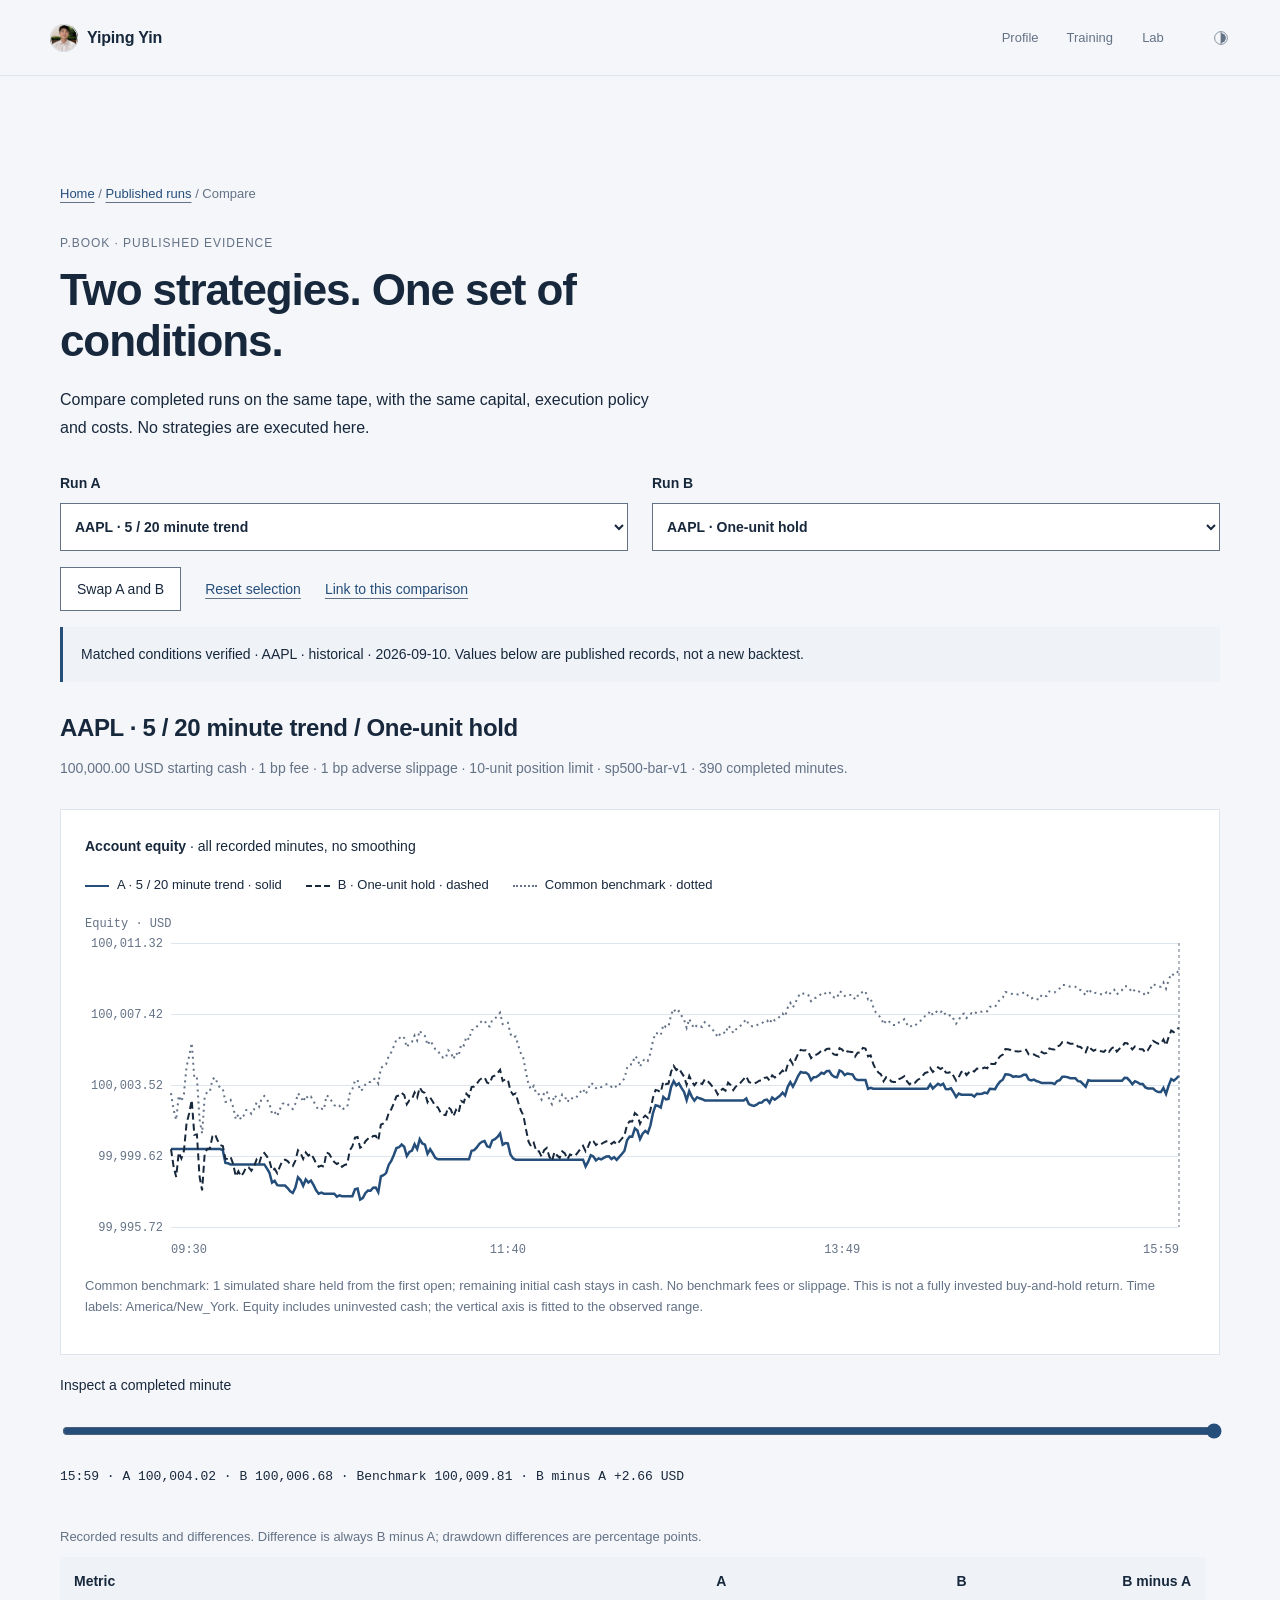
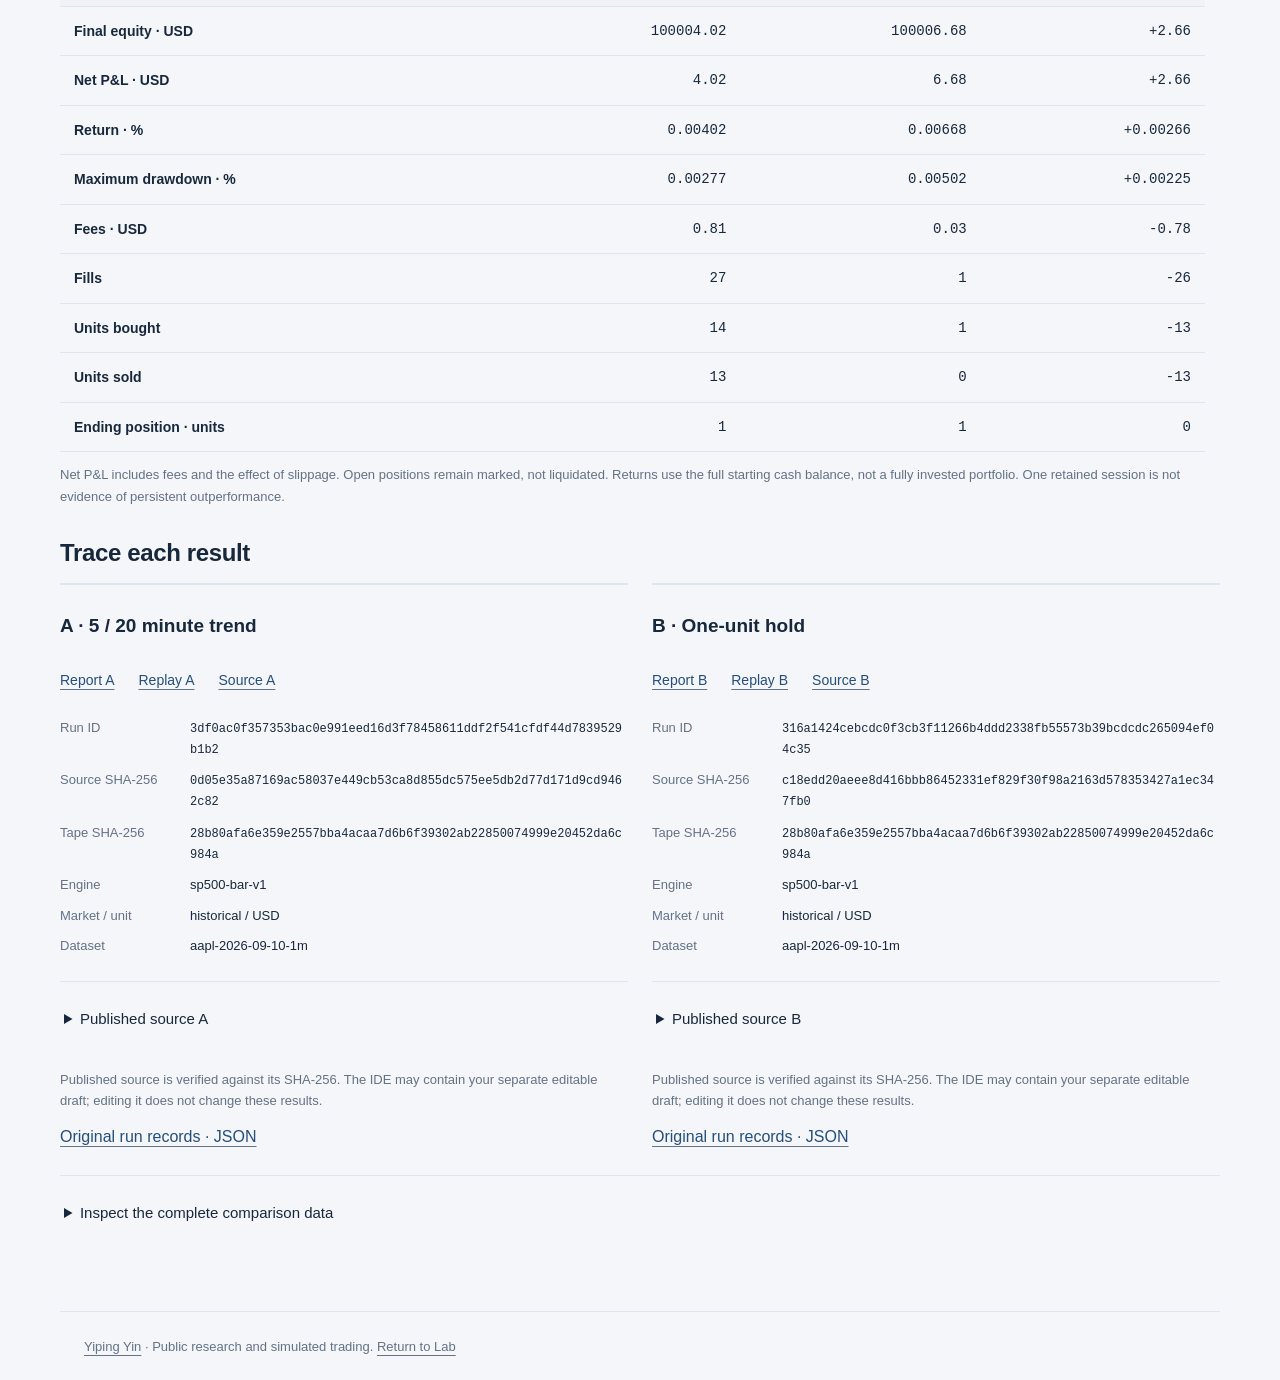
<file: compare.html>
<!doctype html>
<html lang="en" data-theme="system"><head><meta charset="utf-8"><meta name="viewport" content="width=device-width,initial-scale=1">
<title>Compare published strategies — Yiping Yin</title><meta name="description" content="Inspect published research evidence and reproducible trading records by Yiping Yin.">
<link rel="canonical" href="https://yiping-yin.github.io/compare.html"><meta property="og:title" content="Compare published strategies — Yiping Yin"><meta property="og:description" content="Inspect published research evidence and reproducible trading records by Yiping Yin."><meta property="og:url" content="https://yiping-yin.github.io/compare.html"><meta property="og:type" content="website"><meta property="og:image" content="https://yiping-yin.github.io/portfolio-assets/og-lab.png">
<link rel="icon" href="/portfolio-assets/favicon.svg" type="image/svg+xml">
<link rel="stylesheet" href="/portfolio-assets/tokens.css?v=tokens-1"><link rel="stylesheet" href="/portfolio-assets/site.css?v=tokens-1"><link rel="stylesheet" href="/portfolio-assets/p2.css?v=p2-1">
<script>(function(){try{var t=localStorage.getItem('theme');if(['system','light','dark'].includes(t))document.documentElement.dataset.theme=t;}catch(e){}})();</script>
<script src="/portfolio-assets/site.js?v=pen-and-drum-1" defer></script><script type="module" src="/portfolio-assets/comparison-page.mjs?v=p2-2"></script>
</head><body class="p2-body" id="top"><a class="p2-skip" href="#main">Skip to content</a>
<div class="topbar" id="topbar"><div class="topbar-in"><a class="brand" href="/#top" aria-label="Yiping Yin — home"><img src="/portfolio-assets/avatar.jpg" width="28" height="28" alt=""><span>Yiping Yin</span></a><div class="topbar-right"><nav class="topnav" aria-label="Primary navigation"><a href="/profile.html">Profile</a><a href="/training.html?market=historical#/market">Training</a><a href="/lab.html">Lab</a></nav><button id="theme" class="theme-button" type="button" hidden></button></div></div></div><span id="theme-status" class="p2-sr" role="status"></span>
<main id="main" class="p2-page" tabindex="-1"><nav class="p2-breadcrumb" aria-label="Breadcrumb"><a href="/">Home</a> / <a href="/#published-runs">Published runs</a> / Compare</nav>
<header class="p2-heading"><p class="p2-kicker">P.Book · published evidence</p><h1>Two strategies. One set of conditions.</h1><p>Compare completed runs on the same tape, with the same capital, execution policy and costs. No strategies are executed here.</p></header>
<noscript><p class="p2-notice">Interactive comparison needs JavaScript. <a href="/#published-runs">Read all 15 published outcomes</a> or <a href="/lab.html">visit the public Lab</a>.</p></noscript>
<form id="compare-controls" class="p2-selectors" aria-label="Choose two published runs"><label for="a-run">Run A<select id="a-run" name="a" disabled><option>Loading published runs…</option></select></label><label for="b-run">Run B<select id="b-run" name="b" disabled><option>Loading published runs…</option></select></label></form>
<div class="p2-actions"><button id="swap-runs" type="button" disabled>Swap A and B</button><a href="/compare.html" id="reset-pair">Reset selection</a><a id="share-comparison" href="/compare.html">Link to this comparison</a><button id="retry-load" type="button" hidden>Retry loading</button></div>
<p id="comparison-status" class="p2-notice" role="status" aria-live="polite">Loading and checking published evidence…</p>
<section id="comparison-result" hidden aria-label="Matched strategy comparison">
<h2 id="comparison-title">Published run comparison</h2><p id="comparison-context" class="p2-context"></p>
<figure class="p2-chart"><figcaption><strong>Account equity</strong> · all recorded minutes, no smoothing</figcaption><div class="p2-legend"><span class="p2-key p2-a" id="legend-a">A · solid</span><span class="p2-key p2-b" id="legend-b">B · dashed</span><span class="p2-key p2-ref">Common benchmark · dotted</span></div><div id="comparison-chart"></div><p id="benchmark-note" class="p2-note"></p></figure>
<div class="p2-inspect"><label for="minute">Inspect a completed minute</label><input id="minute" type="range" min="0" max="389" value="389" aria-describedby="minute-values"><output id="minute-values" for="minute"></output></div>
<div class="p2-scroll" tabindex="0" role="region" aria-label="Comparison metrics"><table id="metrics" class="p2-table"><caption>Recorded results and differences. Difference is always B minus A; drawdown differences are percentage points.</caption><thead><tr><th scope="col">Metric</th><th scope="col">A</th><th scope="col">B</th><th scope="col">B minus A</th></tr></thead><tbody></tbody></table></div>
<p class="p2-note">Net P&amp;L includes fees and the effect of slippage. Open positions remain marked, not liquidated. Returns use the full starting cash balance, not a fully invested portfolio. One retained session is not evidence of persistent outperformance.</p>
<section aria-labelledby="evidence-title"><h2 id="evidence-title">Trace each result</h2><div id="run-evidence" class="p2-two"></div></section>
<details class="p2-details"><summary>Inspect the complete comparison data</summary><div class="p2-scroll" tabindex="0" role="region" aria-label="Minute-by-minute comparison data"><table id="comparison-data" class="p2-table"><caption>Complete recorded equity paths. Times label the completed bar in the original market timezone.</caption><thead><tr><th scope="col">Bar</th><th scope="col">A</th><th scope="col">B</th><th scope="col">Benchmark</th><th scope="col">B minus A</th></tr></thead><tbody></tbody></table></div></details>
</section></main><footer class="p2-footer"><a href="/">Yiping Yin</a> · Public research and simulated trading. <a href="/lab.html">Return to Lab</a></footer></body></html>
</file>
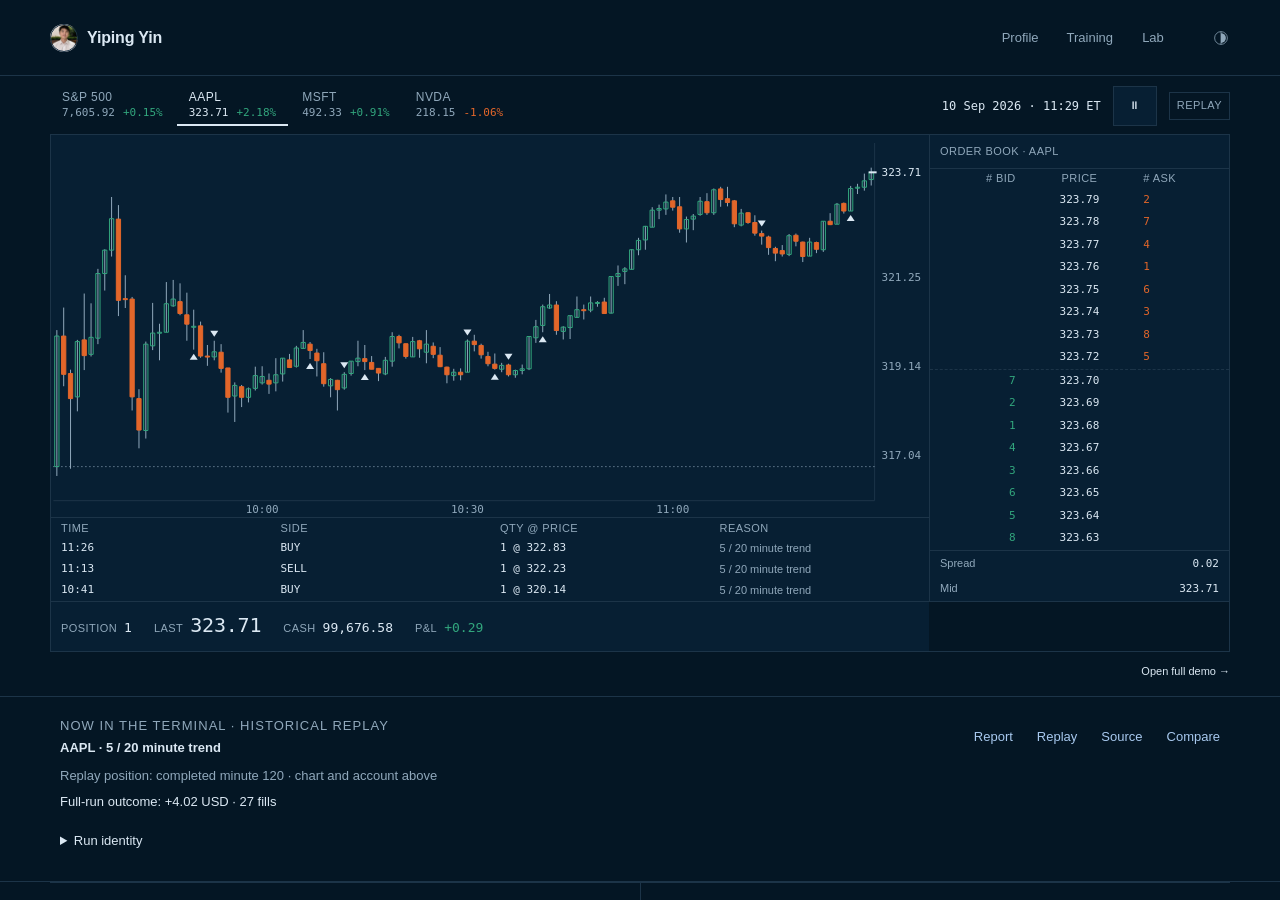
<file: cycle-study.html>
<!DOCTYPE html>
<html lang="en">
<head>
<meta charset="utf-8">
<meta name="viewport" content="width=device-width, initial-scale=1">
<title>Yiping Yin</title>
<meta name="robots" content="noindex">
<meta http-equiv="refresh" content="0; url=/#top">
<link rel="canonical" href="https://yiping-yin.github.io/">
</head>
<body>
<p>This page moved. <a href="/#top">Continue to the home page</a>.</p>
</body>
</html>
</file>
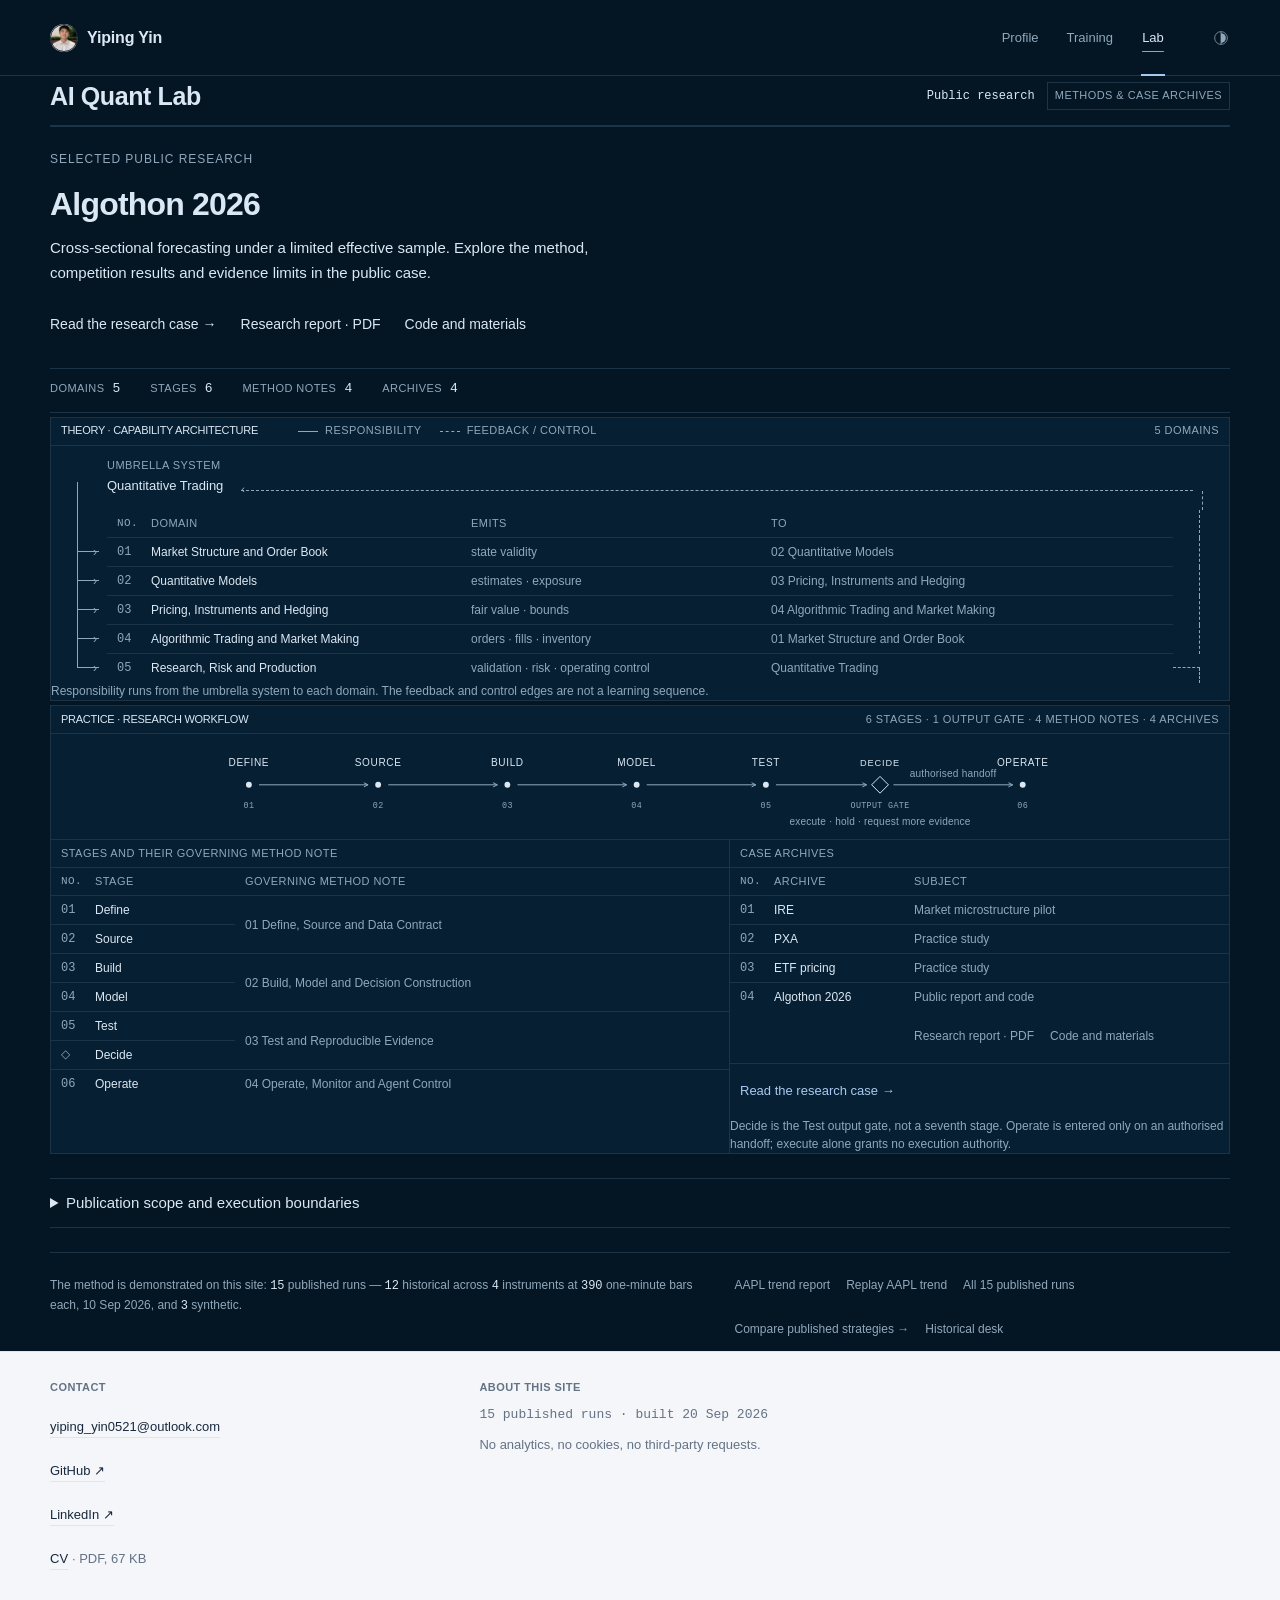
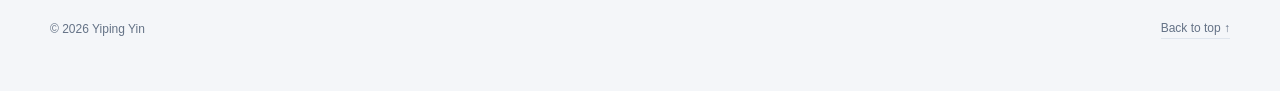
<file: lab.html>
<!DOCTYPE html>
<html lang="en">
<head>
<meta charset="utf-8">
<meta name="viewport" content="width=device-width, initial-scale=1">
<!-- pbook-page-meta:start -->
<title>AI Quant Lab — Yiping Yin</title>
<meta name="description" content="AI Quant Lab — the public structure of a private research vault: five theory domains, a six-stage research workflow, and a library index. The notes are not published.">
<link rel="canonical" href="https://yiping-yin.github.io/lab.html">
<meta name="theme-color" content="#041624">
<meta property="og:site_name" content="Yiping Yin">
<meta property="og:type" content="website">
<meta property="og:url" content="https://yiping-yin.github.io/lab.html">
<meta property="og:title" content="AI Quant Lab — Yiping Yin">
<meta property="og:description" content="AI Quant Lab — the public structure of a private research vault: five theory domains, a six-stage research workflow, and a library index. The notes are not published.">
<meta property="og:image" content="https://yiping-yin.github.io/portfolio-assets/og-lab.png?v=f80b3cdd">
<meta property="og:image:width" content="1200">
<meta property="og:image:height" content="630">
<meta property="og:image:alt" content="A card: AI Quant Lab, the public map of a private research vault — five theory domains, six workflow stages, four method notes.">
<meta name="twitter:card" content="summary_large_image">
<!-- pbook-page-meta:end -->

<link rel="icon" href="/favicon.ico" sizes="32x32">
<link rel="icon" href="/portfolio-assets/favicon.svg" type="image/svg+xml">
<link rel="apple-touch-icon" href="/portfolio-assets/apple-touch-icon.png">

<script type="application/ld+json">
{
  "@context": "https://schema.org",
  "@type": "Person",
  "name": "Yiping Yin",
  "url": "https://yiping-yin.github.io/",
  "image": "https://yiping-yin.github.io/portfolio-assets/avatar.jpg",
  "affiliation": { "@type": "CollegeOrUniversity", "name": "UNSW Sydney" },
  "knowsAbout": ["systematic trading", "quantitative research", "market microstructure", "asset pricing", "multi-agent simulation", "AI safety"],
  "sameAs": [
    "https://github.com/Yiping-Yin",
    "https://www.linkedin.com/in/yiping-yin/"
  ]
}
</script>
<style id="canonical-tokens">/* P.Book - 8 roles x 3 closed grounds, one ramp, one pair. Paper is the live
   palette (ruling B1); navy the pinned ramp. Ratios: docs/qa/tokens/. */
:root {
  --font-text: -apple-system, BlinkMacSystemFont, "Segoe UI", Helvetica, Arial, sans-serif;
  --font-figure: ui-monospace, "SF Mono", Menlo, Consolas, monospace;
  /* 10/11 are label and figure only; prose never below 12. */
  --t-10: 10px; --t-11: 11px; --t-12: 12px; --t-13: 13px;
  --t-16: 16px; --t-20: 20px; --t-25: 25px; --t-32: 32px;
  --w-regular: 400; --w-medium: 500; --w-semibold: 600;
  --lead-display: 1.15; --lead-dense: 1.4; --lead-ui: 1.55; --lead-prose: 1.75;
  --track-caps: 0.04em; --track-tight: -0.01em; --track-display: -0.025em;
  --thin: 1px; --thick: 2px;  /* THIN = THICK/2 */
  --dash-datum: 1 3; --dash-guide: 3 6;  /* dashes, not opacity */
  --s1: 4px; --s2: 8px; --s3: 12px; --s4: 16px;
  --s6: 24px; --s8: 32px; --s12: 48px; --s16: 64px;
  --measure: 68ch;  /* one prose measure */
  --radius: 0; --radius-round: 50%;  /* the portrait only */
}
/* A - paper light. */
:root { color-scheme: light;
  --bg: #f4f6f9; --surface: #ffffff; --soft: #eff3f8; --line: #dfe5ed;
  --ink: #18283c; --muted: #647286; --accent: #254e7b; --focus: #254e7b; }
/* B - paper dark; 'system' is an explicit state in site.js. */
@media (prefers-color-scheme: dark) {
  :root[data-theme="system"] { color-scheme: dark;
    --bg: #0b1420; --surface: #121f30; --soft: #1c2d42; --line: #2b3d53;
    --ink: #e7edf5; --muted: #a3b2c5; --accent: #a8c9ef; --focus: #a8c9ef; }
}
:root[data-theme="dark"] { color-scheme: dark;
  --bg: #0b1420; --surface: #121f30; --soft: #1c2d42; --line: #2b3d53;
  --ink: #e7edf5; --muted: #a3b2c5; --accent: #a8c9ef; --focus: #a8c9ef; }
/* C - navy, fixed in both themes. The hero keeps its own --th-* namespace
   and is NOT given this class. */
.ground-terminal, [data-ground="navy"] {
  --bg: #041624; --surface: #071f33; --soft: #071f33; --line: #1c3448;
  --ink: #dbe8f3; --muted: #90a8bb; --accent: #a8c9ef; --focus: #a8c9ef;
  --up: #32a67d; --down: #e2662a; }
.ground-terminal { color-scheme: dark; background: var(--bg); color: var(--ink); }
@media print {  /* print takes the light ground */
  :root, :root[data-theme] { color-scheme: light;
    --bg: #ffffff; --surface: #ffffff; --line: #dfe5ed;
    --ink: #18283c; --muted: #647286; --accent: #254e7b; --focus: #254e7b; }
}
/* Appendix 4's navy names, aliased where the roles are declared. */
:root, .ground-terminal, [data-ground="navy"] {
  --ground: var(--bg); --panel: var(--surface); --hairline: var(--line); }
/* 1. Tabular everywhere; code is not a 3rd face, strong not a 4th weight. */
:root { font-variant-numeric: tabular-nums; }
.num { font-family: var(--font-figure); }
strong, b, th { font-weight: var(--w-semibold); }
code, kbd, samp, pre { font-family: var(--font-figure); font-size: inherit; }
/* 2. The sign is a glyph: hollow up, filled down. */
.mark-up   { fill: none;        stroke: var(--up);   stroke-width: var(--thin); }
.mark-down { fill: var(--down); stroke: var(--down); stroke-width: var(--thin); }
/* 3. Hue reaches a numeral only on navy, where the pair clears 4.5:1. */
.num-up, .num-down { color: inherit; }
.ground-terminal .num-up   { color: var(--up); }
.ground-terminal .num-down { color: var(--down); }
:focus-visible { outline: var(--thick) solid var(--focus); outline-offset: 2px; border-radius: var(--radius); }
hr, .rule { border: 0; border-top: var(--thin) solid var(--line); margin: 0; }
</style>
<link rel="stylesheet" href="/portfolio-assets/site.css?v=tokens-1">

<script>
  // The ground follows the operating system unless a choice was stored. Honor
  // that choice before paint, including when storage is unavailable.
  (function () {
    var theme = 'system';
    try {
      var savedTheme = localStorage.getItem('theme');
      if (savedTheme === 'dark' || savedTheme === 'light' || savedTheme === 'system') theme = savedTheme;
    } catch (error) { /* Storage unavailable: stay on the default. */ }
    document.documentElement.dataset.theme = theme;
  })();
</script>
<script src="/portfolio-assets/site.js?v=pen-and-drum-1" defer></script>

<style id="lab-instrument">
/* S3 / instrument. The Lab page joins the terminal lineage: the hero's ground,
   hairline, ink and muted tones; its two stroke weights (THIN 1px, THICK 2px);
   its 11px / 0.04em uppercase chrome; its mono tabular figures. No hue, no
   gradient, no alpha colour, no shadow. Relations are told apart by dash. */
.public-lab-page {
  background:#041624;
}
.public-lab-page main {
  --th-ground:var(--bg); --th-panel:var(--surface); --th-line:var(--line);
  --th-ink:var(--ink); --th-muted:var(--muted);
  --th-thin:var(--thin); --th-thick:var(--thick);
  --th-mono:var(--font-figure); --th-sans:var(--font-text);
  --lab-row:28px; --lab-rail:56px;
  color-scheme:dark; background:var(--th-ground); color:var(--th-ink);
}
.public-lab-page .page-shell { background:var(--th-ground); }
.public-lab-page .content-shell { padding-top:0; padding-bottom:0; min-height:calc(100svh - 76px); }
.public-lab-page :focus-visible { outline:var(--thick) solid var(--focus); outline-offset:2px; border-radius:0; }
.public-lab-page .topnav a[aria-current="page"] { color:var(--ink); text-decoration:underline; text-underline-offset:9px; text-decoration-color:var(--muted); }

/* ---- Header: the hero's 40px header row — one name, one status rail. ---- */
.lab-head { display:flex; align-items:center; justify-content:space-between; gap:20px; height:40px; margin-top:0; }
.lab-head-name { display:flex; align-items:baseline; gap:14px; min-width:0; }
.lab-head h1 { margin:0; font:600 25px/1.2 var(--th-sans); letter-spacing:-.4px; color:var(--th-ink); }
.lab-head-status { display:flex; align-items:center; gap:12px; flex:0 0 auto; }
.lab-stamp { font-family:var(--th-mono); font-size:var(--t-12); font-variant-numeric:tabular-nums; color:var(--th-ink); white-space:nowrap; }
.lab-chip { font-family:var(--th-sans); font-size:11px; letter-spacing:.04em; text-transform:uppercase; color:var(--th-muted); border:var(--th-thin) solid var(--th-line); padding:3px 7px; white-space:nowrap; }
.lab-rule { border:0; border-top:var(--th-thick) solid var(--th-line); margin:9px 0 0; }

/* ---- Scope strip: the hero's position strip. Four measured figures. ---- */
.lab-scope { margin:0; display:flex; flex-wrap:wrap; align-items:baseline; gap:6px 30px; padding:9px 0 11px; border-bottom:var(--th-thin) solid var(--th-line); }
.lab-scope > div { display:flex; align-items:baseline; gap:8px; min-width:0; }
.lab-scope dt { font-size:11px; letter-spacing:.04em; text-transform:uppercase; color:var(--th-muted); }
.lab-scope dd { margin:0; font-family:var(--th-mono); font-size:13px; font-variant-numeric:tabular-nums; color:var(--th-ink); }

/* ---- Panels: the hero's bordered instrument — head, body, note. ---- */
.lab-panel { margin-top:4px; border:var(--th-thin) solid var(--th-line); background:var(--th-panel); }
.lab-panel-head { display:flex; align-items:center; justify-content:space-between; gap:16px; min-height:var(--lab-row); padding:0 10px; border-bottom:var(--th-thin) solid var(--th-line); font-size:11px; letter-spacing:.04em; text-transform:uppercase; color:var(--th-muted); }
.lab-panel-head h2 { margin:0; font:inherit; color:var(--th-ink); white-space:nowrap; }
.lab-panel-head > span { text-align:right; font-variant-numeric:tabular-nums; white-space:nowrap; }
.lab-legend { display:flex; gap:18px; flex:0 0 auto; margin-right:auto; margin-left:24px; }
.lab-legend span { display:flex; align-items:center; gap:7px; white-space:nowrap; }
.lab-legend span::before { content:""; width:20px; border-top:var(--th-thin) solid var(--th-muted); }
.lab-legend span + span::before { border-top-style:dashed; }
.lab-note { margin:0; font-size:var(--t-12); line-height:1.45; color:var(--th-muted); }

/* ---- Ledgers: the hero's ladder. Words in sans, every figure mono tabular. ---- */
.lab-ledger { width:100%; border-collapse:collapse; table-layout:fixed; }
.lab-ledger caption { position:relative; text-align:left; padding:10px 10px 12px var(--lab-rail); font-size:11px; letter-spacing:.04em; text-transform:uppercase; color:var(--th-muted); }
.lab-ledger .cap-row { display:flex; align-items:flex-end; }
.lab-ledger .cap-label { flex:0 0 auto; }
.lab-ledger caption b { display:block; font-family:var(--th-sans); font-size:13px; font-weight:500; letter-spacing:0; text-transform:none; color:var(--th-ink); }
.lab-ledger th, .lab-ledger td { padding:5px 10px; font-size:12px; line-height:1.5; font-weight:400; text-align:left; vertical-align:top; overflow-wrap:break-word; }
.lab-ledger thead th { height:var(--lab-row); padding-top:0; padding-bottom:0; vertical-align:middle; font-family:var(--th-sans); font-size:11px; letter-spacing:.04em; text-transform:uppercase; color:var(--th-muted); border-bottom:var(--th-thin) solid var(--th-line); }
.lab-ledger tbody th, .lab-ledger tbody td { color:var(--th-ink); border-bottom:var(--th-thin) solid var(--th-line); }
.lab-ledger tbody tr:last-child th, .lab-ledger tbody tr:last-child td { border-bottom:0; }
.lab-ledger .num { font-family:var(--th-mono); font-variant-numeric:tabular-nums; text-align:right; }
.lab-ledger .idx { font-family:var(--th-mono); font-variant-numeric:tabular-nums; color:var(--th-muted); padding-right:0; }
.lab-ledger .soft { color:var(--th-muted); }
.lab-ledger td[rowspan] { vertical-align:middle; }
.lab-ledger tfoot th, .lab-ledger tfoot td { height:var(--lab-row); padding-top:0; padding-bottom:0; vertical-align:middle; border-top:var(--th-thin) solid var(--th-line); font-size:11px; letter-spacing:.04em; text-transform:uppercase; color:var(--th-muted); }
.lab-ledger tfoot .num { color:var(--th-ink); letter-spacing:0; }

/* Column widths live on the header cells, so one media query re-measures the
   whole ledger. Fixed layout: the first row governs every row below it. */
.c-rail { width:var(--lab-rail); }
.c-idx { width:34px; }
.c-domain { width:320px; }
.c-emits { width:300px; }
.c-arch { width:200px; }
.c-stage { width:150px; }
.to-inline, .lab-edges { display:none; }

/* Rails. The responsibility tree and the control return are ruled in hairlines
   at fixed offsets, so every tick lands on the row it names. */
.lab-ledger .rail, .lab-ledger .rail-back { position:relative; padding:0; border-bottom:0; }
.lab-ledger .rail::before { content:""; position:absolute; top:0; bottom:0; left:26px; border-left:var(--th-thin) solid var(--th-muted); }
.lab-ledger tbody .rail::after { content:""; position:absolute; top:calc(50% - 1px); left:26px; width:22px; border-top:var(--th-thin) solid var(--th-muted); }
.lab-ledger tbody .rail i { position:absolute; top:calc(50% - 9px); left:42px; width:8px; height:18px; color:var(--th-muted); font-style:normal; }
.lab-ledger tbody .rail i::before { content:"›"; }
.lab-ledger tbody tr:last-child .rail::before { bottom:50%; }
.lab-ledger tfoot .rail::before, .lab-ledger tfoot .rail-back::before { content:none; }
.lab-ledger .rail-back::before { content:""; position:absolute; top:0; bottom:0; left:26px; border-left:var(--th-thin) dashed var(--th-muted); }
.lab-ledger tbody tr:last-child .rail-back::before { top:50%; bottom:auto; height:50%; }
.lab-ledger tbody tr:last-child .rail-back::after { content:""; position:absolute; top:calc(50% - 1px); left:0; width:27px; border-top:var(--th-thin) dashed var(--th-muted); }
.lab-ledger caption .rail-down { position:absolute; top:calc(50% + 4px); bottom:0; left:26px; border-left:var(--th-thin) solid var(--th-muted); }
/* The control return: 05 leaves the ledger on the right, runs back along the
   top of the panel and arrives at the umbrella node. One rectilinear path. */
.lab-ledger .cap-return { position:relative; flex:1 1 auto; height:0; margin:0 26px 7px 18px; border-top:var(--th-thin) dashed var(--th-muted); }
.lab-ledger .cap-return i { position:absolute; top:-11px; left:0; width:8px; height:18px; color:var(--th-muted); font-style:normal; }
.lab-ledger .cap-return i::before { content:"‹"; }
.lab-ledger caption .rail-up { position:absolute; right:26px; bottom:0; height:19px; border-left:var(--th-thin) dashed var(--th-muted); }

/* ---- Practice: the six-stage rail keeps its authored geometry. ---- */
.lab-flow { display:block; width:100%; height:105px; padding:8px 10px 3px; overflow:visible; }
.lab-flow text { font-family:var(--th-sans); fill:var(--th-ink); text-anchor:middle; }
.lab-flow path { fill:none; stroke:var(--th-muted); stroke-width:var(--th-thin); vector-effect:non-scaling-stroke; }
.lab-flow marker path { stroke:var(--th-muted); }
.lab-flow .stage > text:first-child { font-size:12px; letter-spacing:.06em; }
.lab-flow .stage circle { fill:var(--th-ink); }
.lab-flow .small { font-family:var(--th-mono); font-size:10px; letter-spacing:.04em; fill:var(--th-muted); }
.lab-flow .gate > text:first-child { font-size:11px; letter-spacing:.09em; fill:var(--th-ink); }
.lab-flow .gate path { fill:var(--th-panel); stroke:var(--th-ink); }
.lab-flow .handoff, .lab-flow .outcomes { font-size:var(--t-12); fill:var(--th-muted); letter-spacing:.02em; }

/* Two lanes under the stage rail: method on the left, the cases the method was
   practised on at the right, divided by one hairline. */
.lab-lanes { display:grid; grid-template-columns:minmax(0,1fr) 500px; border-top:var(--th-thin) solid var(--th-line); }
.lab-lane { min-width:0; display:flex; flex-direction:column; }
.lab-lane > .lab-note { margin-top:auto; }
.lab-lane + .lab-lane { border-left:var(--th-thin) solid var(--th-line); }
.lab-lane h3 { display:flex; justify-content:space-between; gap:12px; align-items:center; margin:0; height:var(--lab-row); padding:0 10px; border-bottom:var(--th-thin) solid var(--th-line); font-size:11px; font-weight:400; letter-spacing:.04em; text-transform:uppercase; color:var(--th-muted); }
.lab-lane h3 span { font-family:var(--th-mono); font-variant-numeric:tabular-nums; }
.lab-lane .c-arch { width:140px; }
/* ---- Boundaries: the ledger's hairline rows, set as a definition list. ---- */
.lab-bounds { margin:0; }
.lab-bounds > div { display:grid; grid-template-columns:var(--lab-rail) 150px minmax(0,1fr); align-items:baseline; gap:0 10px; padding:7px 10px 8px; border-bottom:var(--th-thin) solid var(--th-line); }
.lab-bounds > div::before { content:""; }
.lab-bounds > div:last-child { border-bottom:0; }
.lab-bounds dt { font-size:11px; letter-spacing:.04em; text-transform:uppercase; color:var(--th-muted); }
.lab-bounds dd { margin:0; font-size:12px; line-height:1.5; color:var(--th-ink); }
.lab-bounds a { display:inline-flex; align-items:center; min-height:44px; color:var(--th-ink); text-decoration:underline; text-underline-offset:4px; text-decoration-color:var(--th-muted); margin-right:18px; }
.lab-bounds a:hover { text-decoration-color:var(--th-ink); }

/* ---- Bridge and disclosure: the hero's footer line. ---- */
.lab-foot { display:flex; align-items:baseline; justify-content:space-between; gap:20px; margin-top:2px; padding-top:2px; border-top:var(--th-thin) solid var(--th-line); font-size:var(--t-12); line-height:1.55; color:var(--th-muted); }
.lab-foot p { margin:0; min-width:0; }
.lab-foot .num { font-family:var(--th-mono); font-variant-numeric:tabular-nums; color:var(--th-ink); }
.lab-foot a { display:inline-flex; align-items:center; flex:0 0 auto; min-height:44px; color:var(--th-ink); text-decoration:none; white-space:nowrap; }
.lab-foot a:hover { text-decoration:underline; text-underline-offset:4px; }
.lab-say { margin:0; font-size:var(--t-12); line-height:1.55; color:var(--th-muted); }
.public-lab-page .colophon { margin-top:0; background:var(--bg); }
@media (min-width:701px) { .lab-ledger tbody tr { height:29px; } }

/* ---- Tablet: the relation columns fold into one; nothing else moves. ---- */
@media (max-width:1100px) { .public-lab-page .content-shell { padding:0 35px; } }
@media (max-width:1000px) {
  .lab-bounds > div { grid-template-columns:var(--lab-rail) minmax(0,1fr); }
  .lab-bounds dt { grid-column:2; }
  .lab-bounds dd { grid-column:2; }
  .lab-ledger .c-to, .lab-ledger .rail-back, .lab-ledger caption .rail-up, .lab-ledger .cap-return { display:none; }
  .to-inline { display:inline; font-family:var(--th-mono); font-variant-numeric:tabular-nums; }
  .c-domain { width:auto; }
  .c-emits { width:280px; }
  .lab-lanes { grid-template-columns:minmax(0,1fr); }
  .lab-lane + .lab-lane { border-left:0; border-top:var(--th-thin) solid var(--th-line); }
}
/* ---- Phone: a reduced composition, not a reflow. ---- */
@media (max-width:700px) {
  .public-lab-page .content-shell { padding:0 23px; }
  .public-lab-page { --lab-rail:40px; }
  .lab-head { height:auto; flex-direction:column; align-items:flex-start; gap:9px; margin-top:16px; }
  .lab-head-status { flex-wrap:wrap; }
  .lab-head h1 { font-size:var(--t-20); }
  .lab-scope { display:grid; grid-template-columns:repeat(2,1fr); gap:6px 0; padding:7px 0 8px; }
  .lab-panel { margin-top:2px; }
  .lab-scope > div { display:block; }
  .lab-panel-head { padding:6px 9px; flex-wrap:wrap; gap:3px 12px; }
  .lab-panel-head > span { text-align:left; white-space:normal; }
  .lab-legend { display:none; }
  .lab-ledger th, .lab-ledger td { padding:6px 9px; font-size:12px; }
  .lab-ledger caption { padding:9px 9px 10px var(--lab-rail); }
  .lab-ledger .rail::before, .lab-ledger tbody .rail::after, .lab-ledger caption .rail-down { left:16px; }
  .lab-ledger tbody .rail::after { width:14px; }
  .lab-ledger tbody .rail i { left:26px; }
  .lab-ledger .c-idx { width:30px; }
  .lab-ledger .c-emits { display:none; }
  .lab-ledger .c-arch { width:104px; }
  .lab-ledger thead th { font-size:10px; }
  .lab-ledger .c-stage { width:90px; }
  .lab-flow { display:none; }
  .lab-lane { min-height:291px; }
  .lab-edges { display:block; list-style:none; margin:0; padding:6px 9px 7px; border-top:var(--th-thin) solid var(--th-line); font-size:var(--t-12); line-height:1.65; color:var(--th-muted); }
  .lab-edges b { font-family:var(--th-mono); font-weight:400; font-variant-numeric:tabular-nums; color:var(--th-ink); }
  .lab-bounds > div { grid-template-columns:minmax(0,1fr); gap:3px 0; padding:8px 9px 9px; }
  .lab-bounds a { margin-right:0; display:flex; }
  .lab-foot { flex-direction:column; gap:10px; }
  .lab-foot a { margin-left:auto; }
  .public-lab-page .home-footer { flex-direction:column; align-items:flex-start; gap:12px; }
}
@media (max-width:370px) { .public-lab-page .content-shell { padding:0 18px; } }
</style><!-- public-p1:v1 -->
<link rel="stylesheet" href="/portfolio-assets/p1-evidence.css?v=p1-1">
<!-- public-p2:v1 -->
<link rel="stylesheet" href="/portfolio-assets/p2.css?v=p2-1">
<!-- public-copy:v1 -->
<link rel="stylesheet" href="/portfolio-assets/presentation-copy.css?v=copy-1">
<!-- public-four-fixes:v1 -->
<link rel="stylesheet" href="/portfolio-assets/four-fixes.css?v=1">
<!-- public-polish:v1 -->
<link rel="stylesheet" href="/portfolio-assets/polish.css?v=1">
<!-- public-quality:v1 -->
<link rel="stylesheet" href="/portfolio-assets/quality.css?v=quality-1">
<!-- public-clean:v1 -->
<link rel="stylesheet" href="/portfolio-assets/clean.css?v=detail-1">
</head>
<body data-clean="v1" data-quality="v1" class="public-lab-page">
<a class="skip-link" href="#main">Skip to content</a>
<div class="topbar" id="topbar" data-ground="navy">
  <div class="topbar-in">
    <a class="brand" href="/#top" aria-label="Yiping Yin — home"><img src="/portfolio-assets/avatar.jpg" alt="" width="28" height="28"><span>Yiping Yin</span></a>
    <div class="topbar-right">
      <nav class="topnav" aria-label="Primary navigation">
        <a href="/profile.html">Profile</a><a href="/training.html?market=historical#/market">Training</a><a href="/lab.html" aria-current="page">Lab</a>
      </nav>
      <button id="theme" class="theme-button" type="button" hidden></button>
    </div>
  </div>
</div>
<span class="sr-only" id="theme-status" role="status" aria-live="polite"></span>
<div class="page-shell" id="top">

  <main id="main" class="ground-terminal" tabindex="-1"><div class="content-shell">
<header class="lab-head">
    <div class="lab-head-name"><h1 id="lab">AI Quant Lab</h1></div>
    <div class="lab-head-status"><span class="lab-stamp">Public research</span><span class="lab-chip">Methods &amp; case archives</span></div>
  </header>
  <hr class="lab-rule">

<section id="lab-featured-research" class="polish-featured" aria-labelledby="lab-featured-title">
<p class="p2-kicker">Selected public research</p><h2 id="lab-featured-title">Algothon 2026</h2>
<p>Cross-sectional forecasting under a limited effective sample. Explore the method, competition results and evidence limits in the public case.</p>
<nav class="p2-actions" aria-label="Algothon research materials"><a href="/research-algothon.html">Read the research case →</a><a href="https://github.com/Yiping-Yin/algothon-2026/blob/main/Algothon-Research-Report.pdf">Research report · PDF</a><a href="https://github.com/Yiping-Yin/algothon-2026">Code and materials</a></nav>
</section>
  <dl class="lab-scope">
    <div><dt>Domains</dt><dd>5</dd></div>
    <div><dt>Stages</dt><dd>6</dd></div>
    <div><dt>Method notes</dt><dd>4</dd></div>
    <div><dt>Archives</dt><dd>4</dd></div>
  </dl>

  <!-- THEORY -->
  <section class="lab-panel" aria-labelledby="lab-theory-h">
    <div class="lab-panel-head">
      <h2 id="lab-theory-h">Theory · Capability architecture</h2>
      <div class="lab-legend" aria-hidden="true"><span>Responsibility</span><span>Feedback / control</span></div>
      <span>5 domains</span>
    </div>
    <table class="lab-ledger">
      <caption><div class="cap-row"><span class="cap-label">Umbrella system<b>Quantitative Trading</b></span><span class="cap-return" aria-hidden="true"><i></i></span></div><span class="rail-down" aria-hidden="true"></span><span class="rail-up" aria-hidden="true"></span></caption>
      <thead>
        <tr>
          <td class="rail c-rail" aria-hidden="true"></td>
          <th scope="col" class="idx c-idx">No.</th>
          <th scope="col" class="c-domain">Domain</th>
          <th scope="col" class="c-emits">Emits</th>
          <th scope="col" class="c-to">To</th>
          <td class="rail-back c-rail" aria-hidden="true"></td>
        </tr>
      </thead>
      <tbody><tr><td class="rail" aria-hidden="true"><i></i></td><td class="idx">01</td><th scope="row">Market Structure and Order Book</th><td class="c-emits soft">state validity <span class="to-inline">→ 02</span></td><td class="c-to soft">02 Quantitative Models</td><td class="rail-back" aria-hidden="true"></td></tr><tr><td class="rail" aria-hidden="true"><i></i></td><td class="idx">02</td><th scope="row">Quantitative Models</th><td class="c-emits soft">estimates · exposure <span class="to-inline">→ 03</span></td><td class="c-to soft">03 Pricing, Instruments and Hedging</td><td class="rail-back" aria-hidden="true"></td></tr><tr><td class="rail" aria-hidden="true"><i></i></td><td class="idx">03</td><th scope="row">Pricing, Instruments and Hedging</th><td class="c-emits soft">fair value · bounds <span class="to-inline">→ 04</span></td><td class="c-to soft">04 Algorithmic Trading and Market Making</td><td class="rail-back" aria-hidden="true"></td></tr><tr><td class="rail" aria-hidden="true"><i></i></td><td class="idx">04</td><th scope="row">Algorithmic Trading and Market Making</th><td class="c-emits soft">orders · fills · inventory <span class="to-inline">→ 01</span></td><td class="c-to soft">01 Market Structure and Order Book</td><td class="rail-back" aria-hidden="true"></td></tr><tr><td class="rail" aria-hidden="true"><i></i></td><td class="idx">05</td><th scope="row">Research, Risk and Production</th><td class="c-emits soft">validation · risk · operating control <span class="to-inline">→ system</span></td><td class="c-to soft">Quantitative Trading</td><td class="rail-back" aria-hidden="true"></td></tr>
      </tbody>
    </table>
    <ul class="lab-edges" aria-label="Feedback and control edges">
      <li><b>01 → 02</b> state validity</li>
      <li><b>02 → 03</b> estimates · exposure</li>
      <li><b>03 → 04</b> fair value · bounds</li>
      <li><b>04 → 01</b> orders · fills · inventory</li>
      <li><b>05 → system</b> validation · risk · operating control</li>
    </ul>
    <p class="lab-note">Responsibility runs from the umbrella system to each domain. The feedback and control edges are not a learning sequence.</p>
  </section>

  <!-- PRACTICE -->
  <section class="lab-panel" aria-labelledby="lab-practice-h">
    <div class="lab-panel-head">
      <h2 id="lab-practice-h">Practice · Research workflow</h2>
      <span>6 stages · 1 output gate · 4 method notes · 4 archives</span>
    </div>
    <svg class="lab-flow" viewBox="0 0 1040 112" role="img" aria-labelledby="lab-flow-t lab-flow-d" xmlns="http://www.w3.org/2000/svg">
      <title id="lab-flow-t">Practice — Research workflow</title>
      <desc id="lab-flow-d">Six stages: Define, Source, Build, Model, Test and Operate. The Test exit gate emits Decide, a separate output gate with execute, hold or request-more-evidence outcomes. Decide is not a seventh stage. The edge from Decide to Operate requires an authorised handoff; execute alone grants no execution authority.</desc>
      <defs><marker id="lab-flow-arrow" markerWidth="7" markerHeight="7" refX="6" refY="3.5" orient="auto" markerUnits="userSpaceOnUse"><path d="M1 1L6 3.5L1 6"/></marker></defs>
      <g><path d="M66 51H196" marker-end="url(#lab-flow-arrow)"/><path d="M220 51H350" marker-end="url(#lab-flow-arrow)"/><path d="M374 51H504" marker-end="url(#lab-flow-arrow)"/><path d="M528 51H658" marker-end="url(#lab-flow-arrow)"/><path d="M682 51H790" marker-end="url(#lab-flow-arrow)"/><path d="M822 51H964" marker-end="url(#lab-flow-arrow)"/></g>
      <g class="stage"><text x="54" y="28">DEFINE</text><circle cx="54" cy="51" r="3.5"/><text class="small" x="54" y="79">01</text></g>
      <g class="stage"><text x="208" y="28">SOURCE</text><circle cx="208" cy="51" r="3.5"/><text class="small" x="208" y="79">02</text></g>
      <g class="stage"><text x="362" y="28">BUILD</text><circle cx="362" cy="51" r="3.5"/><text class="small" x="362" y="79">03</text></g>
      <g class="stage"><text x="516" y="28">MODEL</text><circle cx="516" cy="51" r="3.5"/><text class="small" x="516" y="79">04</text></g>
      <g class="stage"><text x="670" y="28">TEST</text><circle cx="670" cy="51" r="3.5"/><text class="small" x="670" y="79">05</text></g>
      <g class="gate"><text x="806" y="28">DECIDE</text><path d="M806 41L816 51L806 61L796 51Z"/><text class="small" x="806" y="79">OUTPUT GATE</text><text class="outcomes" x="806" y="99">execute · hold · request more evidence</text></g>
      <g class="stage"><text x="976" y="28">OPERATE</text><circle cx="976" cy="51" r="3.5"/><text class="small" x="976" y="79">06</text></g>
      <text class="handoff" x="893" y="42">authorised handoff</text>
    </svg>
    <div class="lab-lanes">
      <div class="lab-lane">
        <h3>Stages and their governing method note</h3>
        <table class="lab-ledger">
          <thead>
            <tr><th scope="col" class="idx c-idx">No.</th><th scope="col" class="c-stage">Stage</th><th scope="col">Governing method note</th></tr>
          </thead>
          <tbody><tr><td class="idx">01</td><th scope="row">Define</th><td class="soft" rowspan="2">01 Define, Source and Data Contract</td></tr><tr><td class="idx">02</td><th scope="row">Source</th></tr><tr><td class="idx">03</td><th scope="row">Build</th><td class="soft" rowspan="2">02 Build, Model and Decision Construction</td></tr><tr><td class="idx">04</td><th scope="row">Model</th></tr><tr><td class="idx">05</td><th scope="row">Test</th><td class="soft" rowspan="2">03 Test and Reproducible Evidence</td></tr><tr><td class="idx">&#9671;</td><th scope="row">Decide</th></tr><tr><td class="idx">06</td><th scope="row">Operate</th><td class="soft">04 Operate, Monitor and Agent Control</td></tr>
          </tbody>
        </table>
      </div>
      <div class="lab-lane">
        <h3>Case archives</h3>
        <table class="lab-ledger">
          <thead>
            <tr><th scope="col" class="idx c-idx">No.</th><th scope="col" class="c-arch">Archive</th><th scope="col">Subject</th></tr>
          </thead>
          <tbody><tr data-case-id="ire"><td class="idx">01</td><th scope="row">IRE</th><td class="soft">Market microstructure pilot</td></tr><tr data-case-id="pxa"><td class="idx">02</td><th scope="row">PXA</th><td class="soft">Practice study</td></tr><tr data-case-id="etf-pricing"><td class="idx">03</td><th scope="row">ETF pricing</th><td class="soft">Practice study</td></tr><tr id="archive-algothon" data-case-id="algothon"><td class="idx">04</td><th scope="row">Algothon 2026</th><td class="soft">Public report and code<span class="p1-evidence-links"><a href="https://github.com/Yiping-Yin/algothon-2026/blob/main/Algothon-Research-Report.pdf">Research report · PDF</a><a href="https://github.com/Yiping-Yin/algothon-2026">Code and materials</a></span></td></tr><tr class="p2-case-entry"><td colspan="3"><a class="p2-case-entry" href="/research-algothon.html">Read the research case →</a></td></tr></tbody>
        </table>
      <p class="lab-note">Decide is the Test output gate, not a seventh stage. Operate is entered only on an authorised handoff; execute alone grants no execution authority.</p>
      </div>
    </div>
  </section>


  <!-- BOUNDARIES -->
  <details id="lab-publication-scope" class="polish-scope"><summary id="lab-bounds-h">Publication scope and execution boundaries</summary><dl class="lab-bounds">
      <div><dt>Public</dt><dd>This page: the topology of both maps, the stage contract and the counts above. The Algothon 2026 archive is published in full — <a href="https://github.com/Yiping-Yin/algothon-2026/blob/main/Algothon-Research-Report.pdf" target="_blank" rel="noopener noreferrer">research report, 69 pages <span aria-hidden="true">&#8599;</span></a> <a href="https://github.com/Yiping-Yin/algothon-2026" target="_blank" rel="noopener noreferrer">code and materials <span aria-hidden="true">&#8599;</span></a></dd></div>
      <div><dt>Private</dt><dd>The notes and the two authored maps stay in a local vault. This page publishes their topology and their counts; nothing from inside them is published here.</dd></div>
      <div><dt>Execution</dt><dd>Off. The Lab holds no order-sending, broker or exchange code. Decide emits a recommendation; Operate is entered only on a human-approved handoff to a separately authorised controller.</dd></div>
    </dl></details>

  <div class="lab-foot">
    <p>The method is demonstrated on this site: <span class="num">15</span> published runs — <span class="num">12</span> historical across <span class="num">4</span> instruments at <span class="num">390</span> one-minute bars each, 10 Sep 2026, and <span class="num">3</span> synthetic.</p>
    <span class="p1-evidence-links"><a href="/training.html?market=historical#/market?view=review&amp;run=3df0ac0f357353bac0e991eed16d3f78458611ddf2f541cfdf44d7839529b1b2">AAPL trend report</a><a href="/training.html?market=historical#/market?view=replay&amp;run=3df0ac0f357353bac0e991eed16d3f78458611ddf2f541cfdf44d7839529b1b2">Replay AAPL trend</a><a href="/#published-runs">All 15 published runs</a> <a class="p2-case-entry" href="/compare.html">Compare published strategies →</a><a href="/training.html?market=historical#/market">Historical desk</a></span>
  </div>

</div></main>
<footer class="colophon" aria-labelledby="colophon-title">
<h2 id="colophon-title" class="sr-only">Site information</h2>
<div class="colophon-grid">
<div class="colophon-column">
<h3>Contact</h3>
<ul>
<li><a href="mailto:yiping_yin0521@outlook.com"><span>yiping_yin0521@outlook.com</span></a></li>
<li><a class="out" href="https://github.com/Yiping-Yin" target="_blank" rel="noopener noreferrer"><span>GitHub</span></a></li>
<li><a class="out" href="https://www.linkedin.com/in/yiping-yin/" target="_blank" rel="noopener noreferrer"><span>LinkedIn</span></a></li>
<li><a href="/portfolio-assets/Yiping-Yin-CV.pdf"><span>CV</span> <span class="size">· PDF, 67 KB</span></a></li>
</ul>
</div>
<div class="colophon-column">
<h3>About this site</h3>
<p class="colophon-figure">15 published runs · built 20 Sep 2026</p>
<p>No analytics, no cookies, no third-party requests.</p>
</div>
</div>
<div class="colophon-foot"><span>© 2026 Yiping Yin</span><a href="#top"><span>Back to top <span aria-hidden="true">↑</span></span></a></div>
</footer>
</div>

</body>
</html>
</file>
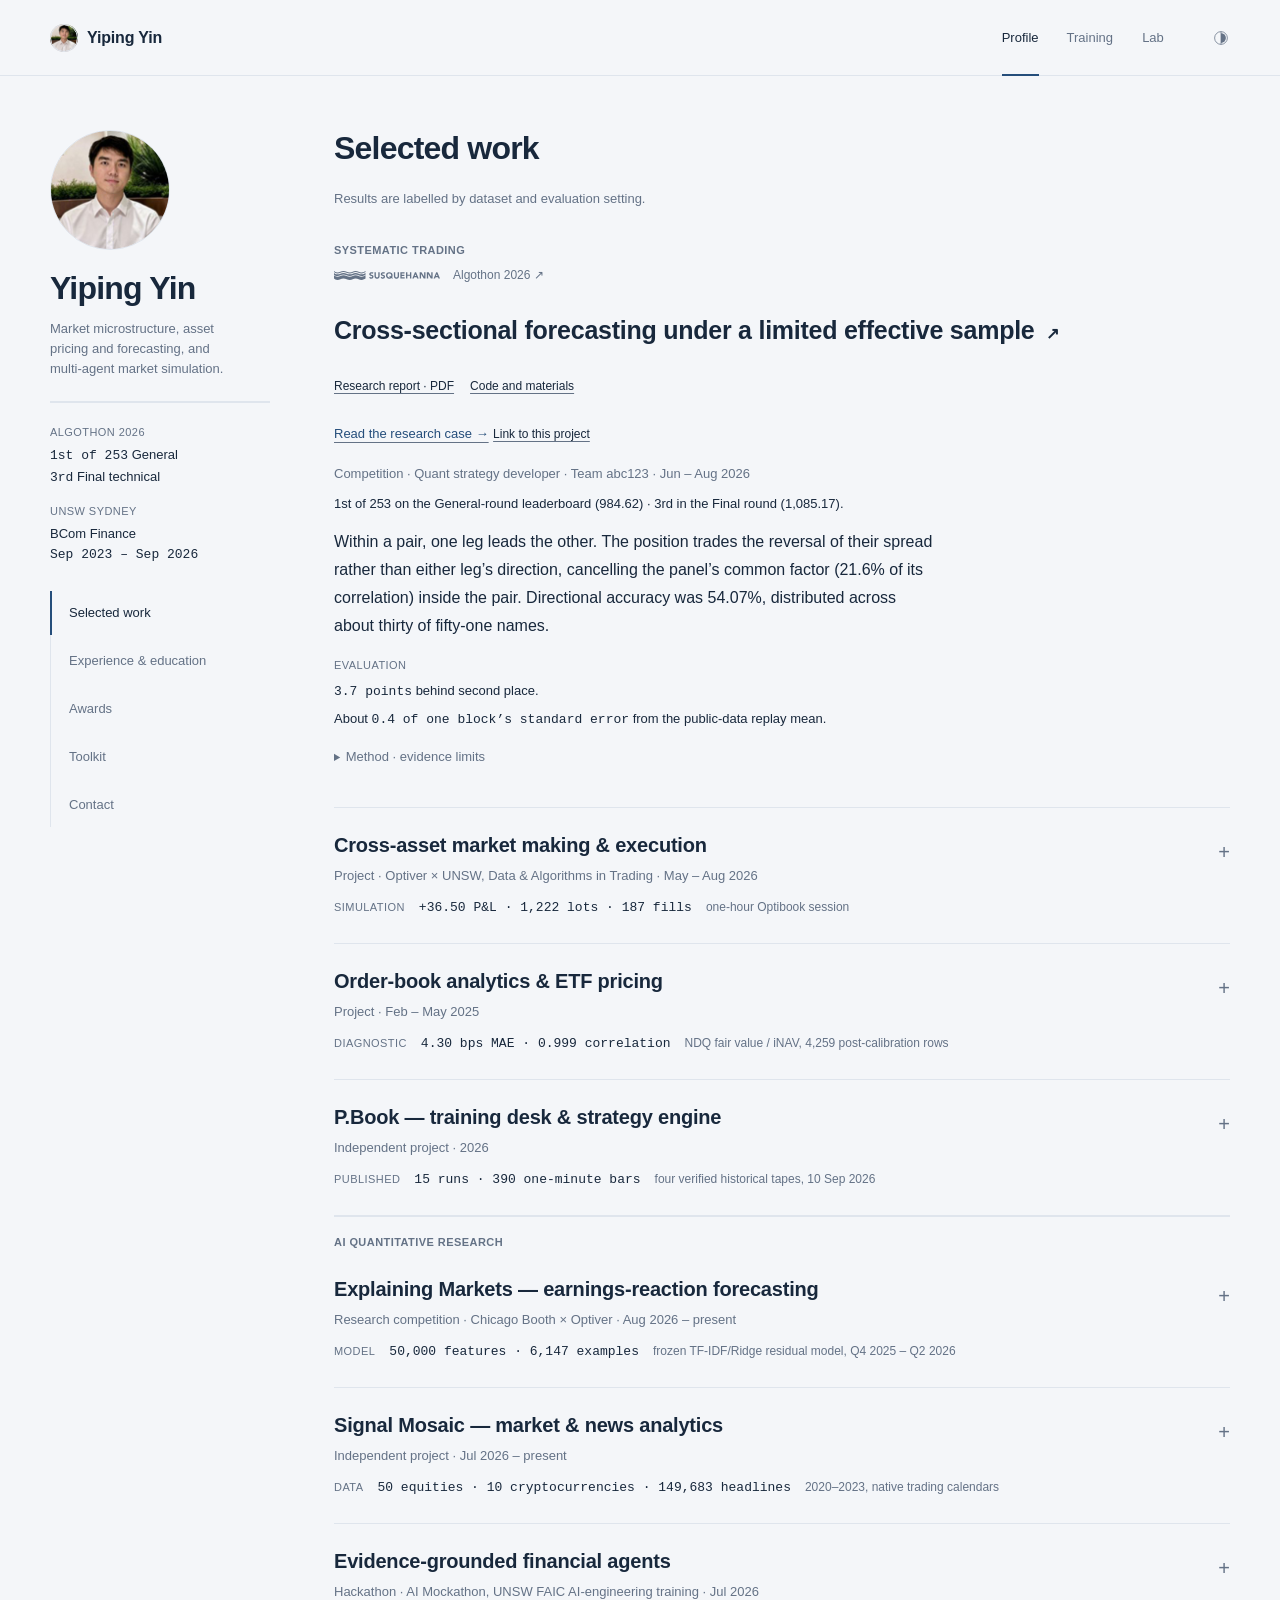
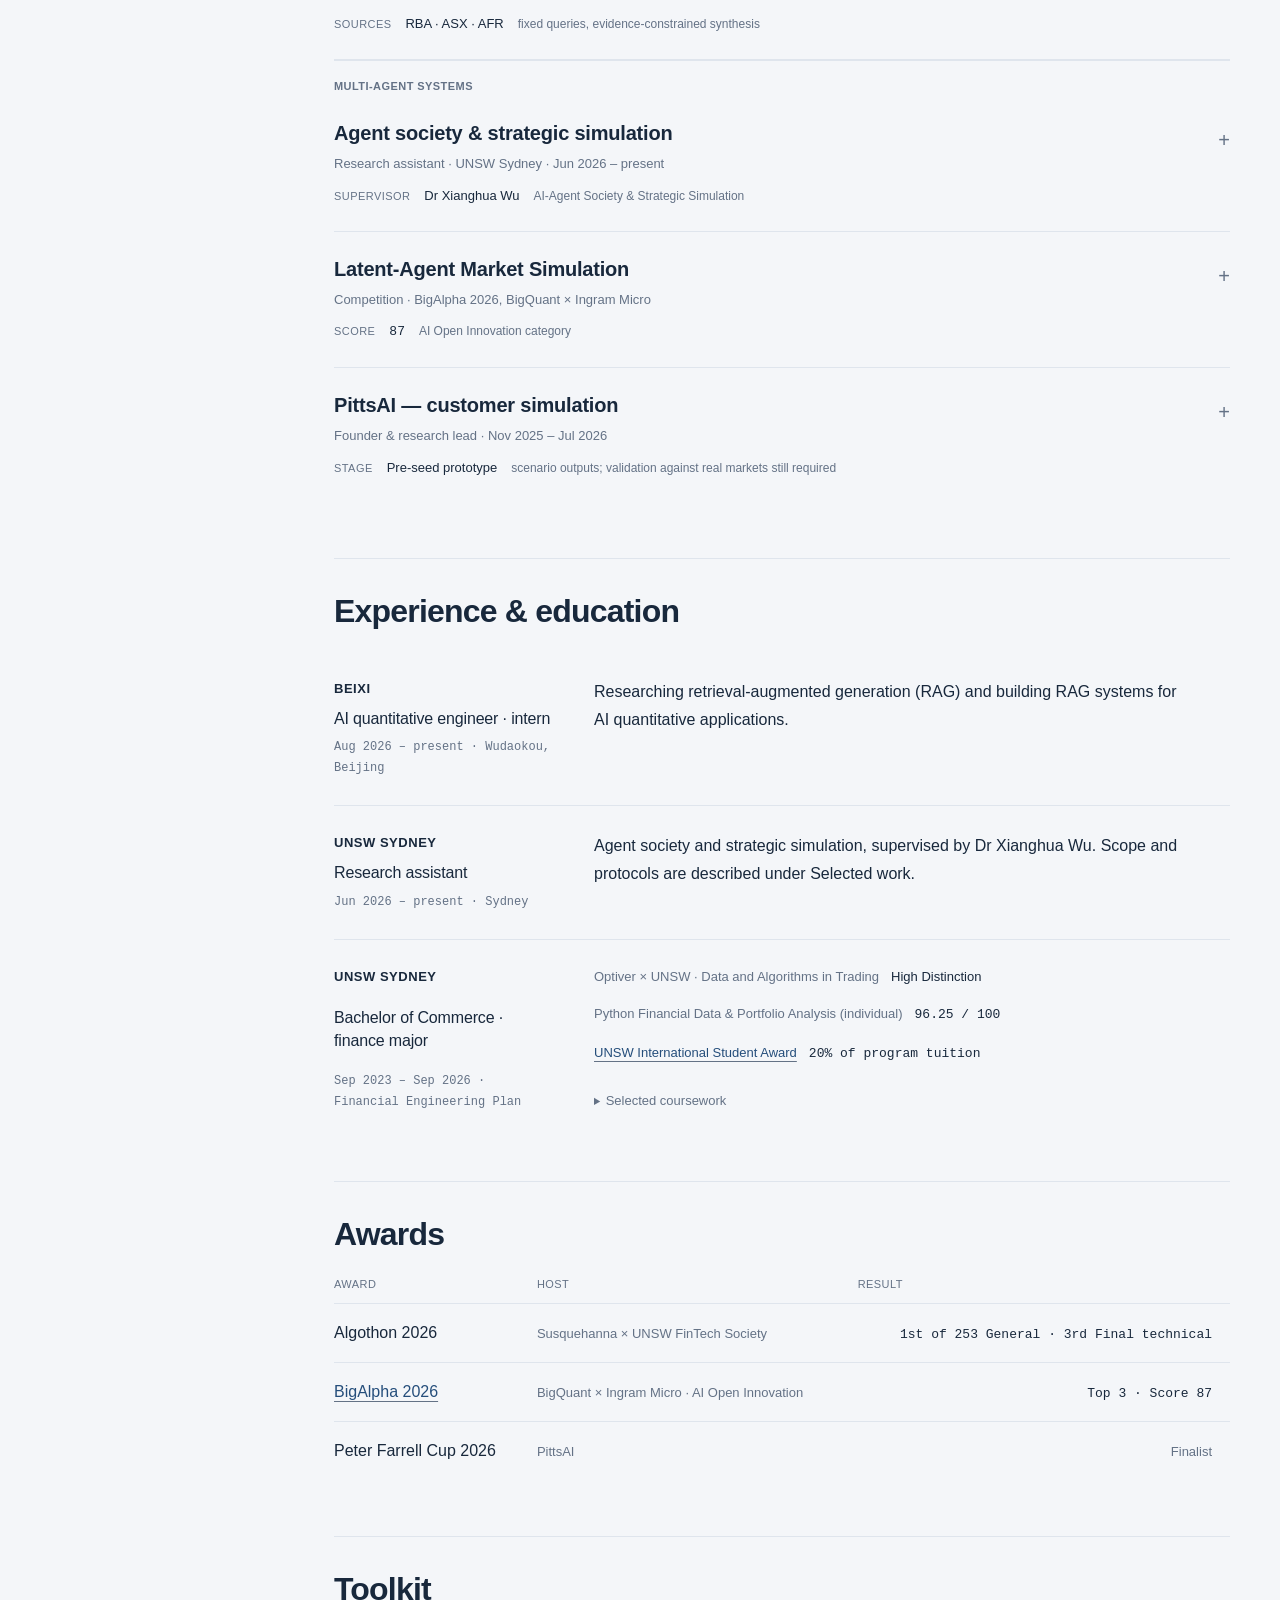
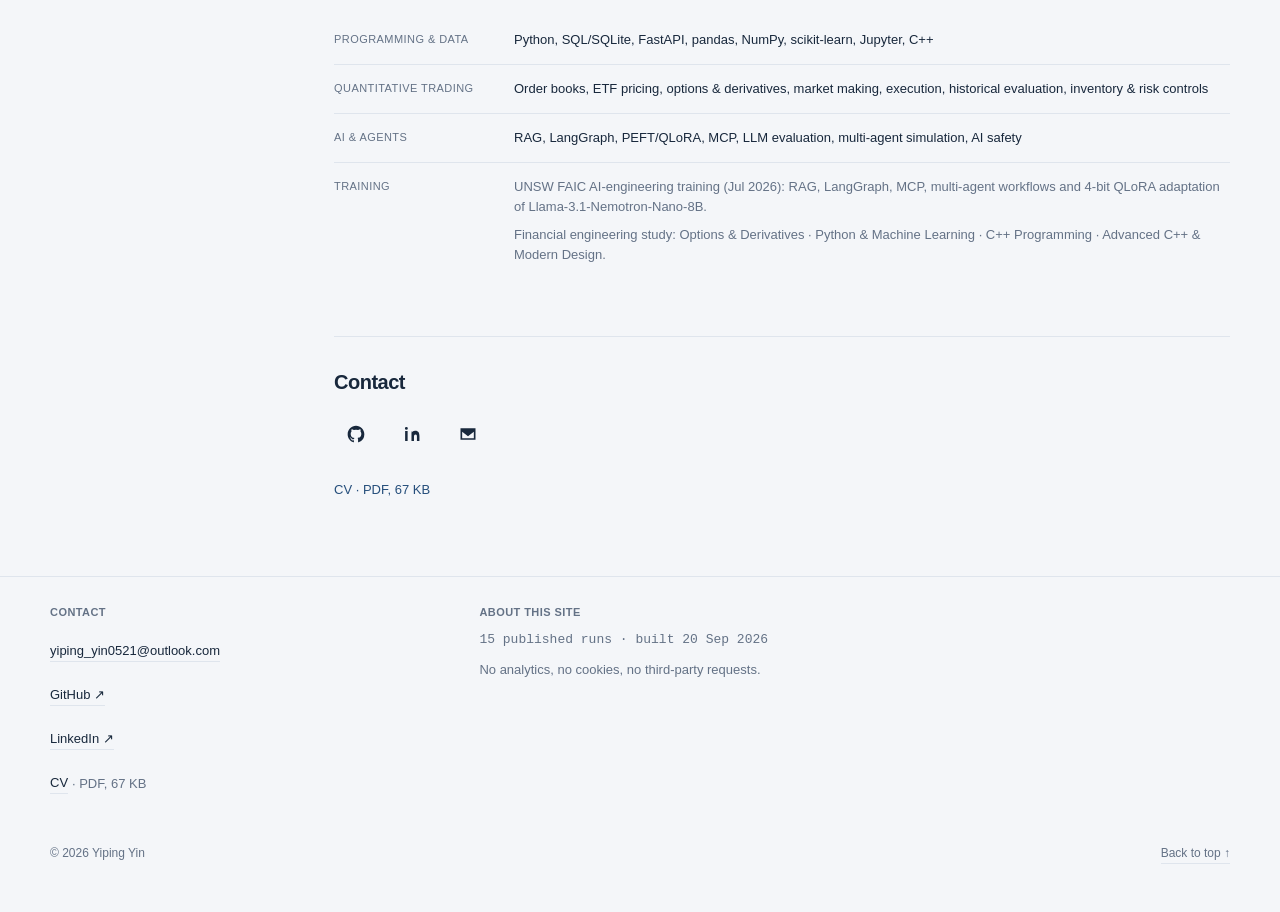
<file: profile.html>
<!DOCTYPE html>
<html lang="en">
<head>
<meta charset="utf-8">
<meta name="viewport" content="width=device-width, initial-scale=1">
<!-- pbook-page-meta:start -->
<title>Profile — Yiping Yin</title>
<meta name="description" content="Yiping Yin — CV. Quantitative research, applied AI and multi-agent systems. UNSW Sydney, BCom Finance. Algothon 2026: 1st of 253 General, 3rd Final technical.">
<link rel="canonical" href="https://yiping-yin.github.io/profile.html">
<meta name="theme-color" content="#f4f6f9" media="(prefers-color-scheme: light)">
<meta name="theme-color" content="#0b1420" media="(prefers-color-scheme: dark)">
<meta property="og:site_name" content="Yiping Yin">
<meta property="og:type" content="profile">
<meta property="og:url" content="https://yiping-yin.github.io/profile.html">
<meta property="og:title" content="Profile — Yiping Yin">
<meta property="og:description" content="Yiping Yin — CV. Quantitative research, applied AI and multi-agent systems. UNSW Sydney, BCom Finance. Algothon 2026: 1st of 253 General, 3rd Final technical.">
<meta property="og:image" content="https://yiping-yin.github.io/portfolio-assets/og-profile.png?v=f80b3cdd">
<meta property="og:image:width" content="1200">
<meta property="og:image:height" content="630">
<meta property="og:image:alt" content="A card: Yiping Yin — quantitative research, applied AI and multi-agent systems, with Algothon 2026 1 of 253 General, 3rd Final technical, and BigAlpha 2026 Top 3.">
<meta name="twitter:card" content="summary_large_image">
<!-- pbook-page-meta:end -->

<link rel="icon" href="/favicon.ico" sizes="32x32">
<link rel="icon" href="/portfolio-assets/favicon.svg" type="image/svg+xml">
<link rel="apple-touch-icon" href="/portfolio-assets/apple-touch-icon.png">

<script type="application/ld+json">
{
  "@context": "https://schema.org",
  "@type": "Person",
  "name": "Yiping Yin",
  "url": "https://yiping-yin.github.io/",
  "image": "https://yiping-yin.github.io/portfolio-assets/avatar.jpg",
  "affiliation": { "@type": "CollegeOrUniversity", "name": "UNSW Sydney" },
  "knowsAbout": ["systematic trading", "quantitative research", "market microstructure", "asset pricing", "multi-agent simulation", "AI safety"],
  "sameAs": [
    "https://github.com/Yiping-Yin",
    "https://www.linkedin.com/in/yiping-yin/"
  ]
}
</script>
<link rel="stylesheet" href="/portfolio-assets/tokens.css?v=tokens-1">
<link rel="stylesheet" href="/portfolio-assets/site.css?v=tokens-1">

<script>
  // The ground follows the operating system unless a choice was stored. Honor
  // that choice before paint, including when storage is unavailable.
  (function () {
    var theme = 'system';
    try {
      var savedTheme = localStorage.getItem('theme');
      if (savedTheme === 'dark' || savedTheme === 'light' || savedTheme === 'system') theme = savedTheme;
    } catch (error) { /* Storage unavailable: stay on the default. */ }
    document.documentElement.dataset.theme = theme;
  })();
</script>
<script src="/portfolio-assets/site.js?v=pen-and-drum-1" defer></script>

<style id="portfolio-page-layout">
.profile-page{font-variant-numeric:tabular-nums}
.profile-page .content-shell{padding-top:54px}
.profile-layout{display:grid;grid-template-columns:220px minmax(0,1fr);gap:64px;align-items:start}
.profile-body{min-width:0}.profile-intro{position:sticky;top:112px;padding:0}
.profile-intro .avatar{display:block;width:120px;height:120px;object-fit:cover;border:var(--thin) solid var(--line);border-radius:50%;margin:0 0 20px}
.profile-intro h1{font-family:var(--font-text);font-size:var(--t-32);margin:0 0 12px}
.profile-role{color:var(--muted);font-size:var(--t-13);line-height:var(--lead-ui);max-width:25ch;margin:0 0 22px}
.profile-facts{margin:0;padding:20px 0 0;border-top:var(--thick) solid var(--line)}
.profile-facts dt,.figure-label,.work-group,.kit dt{font-size:var(--t-11);letter-spacing:var(--track-caps);text-transform:uppercase;color:var(--muted)}
.profile-facts dd{margin:3px 0 14px;font-size:var(--t-13);line-height:var(--lead-ui);color:var(--ink)}
.profile-facts dd b{font-family:var(--font-figure);font-size:var(--t-13);font-weight:var(--w-regular)}
.profile-intro nav{display:flex;flex-direction:column;gap:4px;margin-top:26px;font-size:var(--t-13);border-left:var(--thin) solid var(--line)}
.profile-intro nav a{display:flex;align-items:center;min-height:44px;padding:10px 0 10px 17px;margin-left:-1px;border-left:var(--thick) solid transparent;color:var(--muted);text-decoration:none}
.profile-intro nav a:hover,.profile-intro nav a.on{color:var(--ink);border-left-color:var(--accent)}
.profile-page .research-overview{margin-top:0}.profile-page .major-heading{margin-bottom:22px}
.work-note{max-width:70ch;margin:0 0 6px;color:var(--muted);font-size:var(--t-13);line-height:var(--lead-ui)}
.work-group{margin:0;padding-top:16px;border-top:var(--thick) solid var(--line);font-weight:var(--w-semibold)}
.research-overview>.work-group:first-of-type{border-top:0;padding-top:26px}
.figure{display:flex;flex-wrap:wrap;align-items:baseline;gap:3px 14px;margin:11px 0 0}
.figure-value{font-family:var(--font-figure);font-size:var(--t-13);color:var(--ink)}
.figure-value.txt,.award-result.txt,.entry-line b.txt{font-family:var(--font-text);font-size:var(--t-13);font-weight:var(--w-medium)}
.figure-basis{font-size:var(--t-12);line-height:var(--lead-ui);color:var(--muted)}
.featured-project{padding-bottom:26px}.feature-topline{justify-content:flex-start}
.featured-project .event{position:relative;display:inline-flex;padding:6px 0}.featured-project .susq{width:106px;height:12px;-webkit-mask-image:url("[data-uri]");mask-image:url("[data-uri]")}
.featured-project .event::after{content:"";position:absolute;left:-8px;right:-8px;top:-11px;bottom:-11px}
.featured-project h3{font-size:var(--t-25);line-height:var(--lead-dense);margin:0 0 10px}
.featured-project h3 a{display:inline-block;min-height:44px;padding:6px 0;color:var(--ink);text-decoration:none}
.evaluation-note{margin:0 0 14px}.feature-description{margin:0 0 16px}
.research-details>p{border-left:var(--thin) solid var(--line);padding-left:20px;color:var(--muted);font-size:var(--t-13);line-height:var(--lead-ui)}
.project-study+.project-study,.featured-project+.project-study{border-top:var(--thin) solid var(--line)}
.project-study>summary{align-items:flex-start;min-height:44px}.project-study>summary::after{content:"+";flex:none;margin-top:4px;color:var(--muted);font-size:var(--t-20)}.project-study[open]>summary::after{content:"−"}.study-head{display:block;min-width:0}
.plain-section,.profile-page .background-section,.profile-page .contact-section{margin-top:56px;padding-top:34px;border-top:var(--thin) solid var(--line)}
.plain-section>h2{margin-bottom:22px}
.award-table{width:100%;border-collapse:collapse;text-align:left}
.award-table caption{font-size:var(--t-12)}
.award-table thead th{padding:0 18px 9px 0;border-bottom:var(--thin) solid var(--line);font-size:var(--t-11);font-weight:var(--w-regular);letter-spacing:var(--track-caps);text-transform:uppercase;color:var(--muted)}
.award-table tbody th{padding:15px 18px 15px 0;font-size:var(--t-16);font-weight:var(--w-medium);vertical-align:baseline}
.award-table tbody td{padding:15px 18px 15px 0;font-size:var(--t-13);line-height:var(--lead-ui);color:var(--muted);vertical-align:baseline}
.award-table tbody tr+tr>*{border-top:var(--thin) solid var(--line)}.award-table .award-result:not(.txt){font-family:var(--font-figure);color:var(--ink)}
.kit{margin:0;display:grid;grid-template-columns:180px minmax(0,1fr)}
.kit dt{padding:14px 24px 14px 0;border-top:var(--thin) solid var(--line)}.kit dd{margin:0;padding:14px 0;font-size:var(--t-13);line-height:var(--lead-ui);border-top:var(--thin) solid var(--line)}
.kit>dt:first-child,.kit>dt:first-child+dd{border-top:0;padding-top:0}.kit-note{display:block;color:var(--muted);font-size:var(--t-13);line-height:var(--lead-ui)}.kit-note+.kit-note{margin-top:8px}
.profile-page .background-section{display:block}.background-entry{display:grid;grid-template-columns:220px minmax(0,1fr);column-gap:40px;padding:26px 0 0}
.background-entry+.background-entry{border-top:var(--thin) solid var(--line);margin-top:26px}
.background-entry .inst{grid-column:1;margin:0 0 7px;font-size:var(--t-13);font-weight:var(--w-semibold);letter-spacing:var(--track-caps);text-transform:uppercase;color:var(--ink)}
.background-entry h3{grid-column:1;margin:0 0 7px;font-size:var(--t-16);font-weight:var(--w-medium)}
.background-entry .entry-dates{grid-column:1;margin:0;font-family:var(--font-figure);font-size:var(--t-12);color:var(--muted)}
.background-entry .entry-description{grid-column:2;grid-row:1/span 3;margin:0;max-width:66ch;font-size:var(--t-16);line-height:var(--lead-prose)}
.entry-line{display:flex;flex-wrap:wrap;align-items:baseline;gap:2px 12px;margin:0 0 10px;font-size:var(--t-13)}.entry-line>span:first-child{color:var(--muted)}.entry-line a,.award-table th a{display:inline-flex;align-items:center;min-height:44px;padding:13px 0;margin:-13px 0}.entry-line b{font-family:var(--font-figure);font-size:var(--t-13);font-weight:var(--w-regular);color:var(--ink)}
.contact-links{display:flex;gap:12px;margin:0 0 12px}.contact-links a{display:inline-flex;align-items:center;justify-content:center;width:44px;height:44px;padding:12px;color:var(--ink)}
.contact-links svg{display:block;width:20px;height:20px}.contact-section>.text-link{min-height:44px;padding:12px 0}
@media(max-width:1050px){.profile-layout{grid-template-columns:180px minmax(0,1fr);gap:38px}.background-entry{display:block}.background-entry .entry-description{margin-top:18px}}
@media(max-height:620px){.profile-intro{position:static}}
@media(max-width:800px){.profile-page .content-shell{padding-top:30px}.profile-layout{display:block}.profile-intro{position:static;padding:0 0 26px;margin-bottom:28px;border-bottom:var(--thin) solid var(--line)}.profile-facts{display:grid;grid-template-columns:1fr 1fr;gap:0 24px}}
@media(max-width:700px){.profile-intro .avatar{width:96px;height:96px;margin-bottom:16px}.profile-intro nav{display:none}.profile-facts{grid-template-columns:1fr}.profile-facts dd{margin-bottom:12px}.event .mark{display:block}.event .susq{width:88px;height:10px}.plain-section,.profile-page .background-section,.profile-page .contact-section{margin-top:38px;padding-top:28px}.entry-line a{margin:0;padding:13px 0}.kit{grid-template-columns:1fr}.kit dt{padding:14px 0 0}.kit dd,.kit>dt:first-child+dd{padding-top:5px}.award-table thead{position:absolute;width:1px;height:1px;overflow:hidden;clip-path:inset(50%)}.award-table,.award-table tbody,.award-table tr,.award-table th,.award-table td{display:block;width:auto}.award-table tbody th{padding:16px 0 4px}.award-table tbody td{padding:0 0 4px}.award-table tbody tr+tr th{border-top:var(--thin) solid var(--line);padding-top:16px}.award-table tbody tr+tr td{border-top:0}}
@media print{.profile-layout{display:block}.profile-intro{position:static;padding:0 0 20px;margin-bottom:20px}.profile-intro nav,.topbar{display:none!important}.profile-page .content-shell{padding:0}.background-entry{display:block}.background-entry .entry-description{margin-top:14px}.project-study>summary>.icon{display:none}.featured-project,.project-study,.background-entry,.award-table tr{break-inside:avoid}.contact-links a::after{content:" " attr(href);font-size:var(--t-12);margin-left:8px}.contact-links a{width:auto}}
</style>
<!-- public-p1:v1 -->
<link rel="stylesheet" href="/portfolio-assets/p1-evidence.css?v=p1-1">
<!-- public-p2:v1 -->
<link rel="stylesheet" href="/portfolio-assets/p2.css?v=p2-1">
<!-- public-copy:v1 -->
<link rel="stylesheet" href="/portfolio-assets/presentation-copy.css?v=copy-1">
<!-- public-four-fixes:v1 -->
<link rel="stylesheet" href="/portfolio-assets/four-fixes.css?v=1">
<!-- public-clean:v1 -->
<link rel="stylesheet" href="/portfolio-assets/clean.css?v=detail-1">
</head>
<body data-clean="v1" class="profile-page">
<a class="skip-link" href="#main">Skip to content</a>
<div class="topbar" id="topbar">
  <div class="topbar-in">
    <a class="brand" href="/#top" aria-label="Yiping Yin — home"><img src="/portfolio-assets/avatar.jpg" alt="" width="28" height="28"><span>Yiping Yin</span></a>
    <div class="topbar-right">
      <nav class="topnav" aria-label="Primary navigation">
        <a href="/profile.html" aria-current="page">Profile</a><a href="/training.html?market=historical#/market">Training</a><a href="/lab.html">Lab</a>
      </nav>
      <button id="theme" class="theme-button" type="button" hidden></button>
    </div>
  </div>
</div>
<span class="sr-only" id="theme-status" role="status" aria-live="polite"></span>
<div class="page-shell" id="top">

  <main id="main" tabindex="-1"><div class="content-shell"><div class="profile-layout"><header class="profile-intro">
  <img class="avatar" src="/portfolio-assets/avatar.jpg" alt="" width="240" height="240">
  <h1>Yiping Yin</h1>
  <p class="profile-role">Market microstructure, asset pricing and forecasting, and multi-agent market simulation.</p>
  <dl class="profile-facts">
    <dt>Algothon 2026</dt><dd><b>1st of 253</b> General<br><b>3rd</b> Final technical</dd>
    <dt>UNSW Sydney</dt><dd>BCom Finance<br><b>Sep 2023 – Sep 2026</b></dd>
  </dl>
  <nav class="sectionnav" aria-label="Profile contents"><a href="#research">Selected work</a><a href="#education">Experience &amp; education</a><a href="#awards">Awards</a><a href="#skills">Toolkit</a><a href="#contact">Contact</a></nav>
</header><div class="profile-body">
<section class="research-overview" aria-labelledby="research">
  <div class="major-heading"><h2 id="research">Selected work</h2></div>
  <p class="work-note">Results are labelled by dataset and evaluation setting.</p>

  <h3 class="work-group" id="work">Systematic trading</h3>

  <article class="featured-project" id="project-algothon" tabindex="-1">
    <div class="feature-topline"><a class="event" href="https://www.algothon.au/" target="_blank" rel="noopener noreferrer" aria-label="Algothon 2026, hosted by Susquehanna — official competition site"><span class="mark susq" aria-hidden="true"></span><span>Algothon 2026 ↗</span></a></div>
    <h3><a href="https://github.com/Yiping-Yin/algothon-2026">Cross-sectional forecasting under a limited effective sample <span aria-hidden="true">↗</span></a></h3>
    <span class="p1-evidence-links"><a href="https://github.com/Yiping-Yin/algothon-2026/blob/main/Algothon-Research-Report.pdf">Research report · PDF</a><a href="https://github.com/Yiping-Yin/algothon-2026">Code and materials</a></span>
    <a class="p2-case-entry" href="/research-algothon.html">Read the research case →</a>
<a class="p1-project-link" href="#project-algothon">Link to this project</a>
    <p class="project-meta">Competition · Quant strategy developer · Team abc123 · Jun – Aug 2026</p>
    <p class="evaluation-note"><strong>1st of 253 on the General-round leaderboard (984.62) · 3rd in the Final round (1,085.17).</strong></p>
    <p class="feature-description">Within a pair, one leg leads the other. The position trades the reversal of their spread rather than either leg’s direction, cancelling the panel’s common factor (21.6% of its correlation) inside the pair. Directional accuracy was 54.07%, distributed across about thirty of fifty-one names.</p>
    <div class="figure evaluation-comparisons"><span class="figure-label">Evaluation</span><p><span class="figure-value">3.7 points</span> behind second place.</p><p>About <span class="figure-value">0.4 of one block’s standard error</span> from the public-data replay mean.</p></div>
    <details class="research-details"><summary>Method · evidence limits</summary><p>Leaderboard position recorded 3 Aug 2026. The public research record documents the method and its evidence limits.</p></details>
  </article>

  <details class="project-study" id="project-market-making">
    <summary><span class="study-head"><strong>Cross-asset market making &amp; execution</strong><span class="project-meta">Project · Optiver × UNSW, Data &amp; Algorithms in Trading · May – Aug 2026</span><span class="figure"><span class="figure-label">Simulation</span><span class="figure-value">+36.50 P&amp;L · 1,222 lots · 187 fills</span><span class="figure-basis">one-hour Optibook session</span></span></span></summary>
    <div class="study-body"><a class="p1-project-link" href="#project-market-making">Link to this project</a><p>A market-making system connecting an equity basket, futures, ETF and options through common index units, depth-matched execution and inventory-aware hedging.</p>
    <div class="technical-note">
    <p>Analyzed 1,003 timestamp-matched OB5X futures–ETF order-book observations from a 20-minute Optibook session. Lead-lag was negligible within three seconds; return correlation rose from 0.032 at one second to 0.522 at 120 seconds, consistent with an Epps-effect pattern.</p>
    <p>Normalized the five-stock basket, three futures and ETF into common index units. The system executed depth-matched ETF–futures IOC pairs and quoted two Black-76 options with inventory-aware skew and threshold-based delta hedging.</p>
    <p>A one-hour Optibook simulation produced +36.50 P&amp;L change on 1,222 lots and 187 fills. Of the 187 fills, 39 arbitrage pairs matched 892 lots. All 6,972 quote cycles remained two-sided, maximum |delta| was 7.51, and cleanup ended flat with zero loop errors, reconnects or self-trades.</p></div></div>
  </details>

  <details class="project-study" id="project-etf-pricing">
    <summary><span class="study-head"><strong>Order-book analytics &amp; ETF pricing</strong><span class="project-meta">Project · Feb – May 2025</span><span class="figure"><span class="figure-label">Diagnostic</span><span class="figure-value">4.30 bps MAE · 0.999 correlation</span><span class="figure-basis">NDQ fair value / iNAV, 4,259 post-calibration rows</span></span></span></summary>
    <div class="study-body"><a class="p1-project-link" href="#project-etf-pricing">Link to this project</a><p>Reconstructing limit-order books and modelling ETF fair value, with strict timestamp alignment and explicit assumptions in historical market-making diagnostics.</p>
    <div class="technical-note">
    <p>Reconciled 4,406 PXA trades to 24,303 eligible L1–L8 order-book states using same-venue, strict-prior matching. Benchmarked four mid-price estimators and produced 34,044 rolling-100 diagnostics with zero look-ahead rows.</p>
    <p>The five-second NDQ fair-value/iNAV model used 4,319 synchronized ETF, NQ futures and AUD/USD observations; the beta-1 specification recorded its 4.30 bps MAE and 0.999 correlation on 4,259 post-calibration rows.</p>
    <p>A 64-session chronological minute-bar-proxy market-making study included a 12-session historical diagnostic partition. Under identical proxy assumptions, inventory and imbalance controls reduced fills from 1,863 to 1,014 and maximum inventory from 500 to 336; diagnostic net P&amp;L rose from 56.53 to 147.21.</p></div></div>
  </details>

  <details class="project-study" id="project-pbook">
    <summary><span class="study-head"><strong>P.Book — training desk &amp; strategy engine</strong><span class="project-meta">Independent project · 2026</span><span class="figure"><span class="figure-label">Published</span><span class="figure-value">15 runs · 390 one-minute bars</span><span class="figure-basis">four verified historical tapes, 10 Sep 2026</span></span></span></summary>
    <div class="study-body"><a class="p2-case-entry" href="/compare.html">Compare published strategies →</a>
<a class="p1-project-link" href="#project-pbook">Link to this project</a><p>An interactive trading simulator with replayable sessions and a local Python strategy engine.</p>
    <div class="technical-note">

    <p>Explore 15 published runs: 12 historical and 3 synthetic. Edit strategies here; run Python locally with P.Book.</p>
    <p><span class="p1-evidence-links"><a href="/training.html?market=historical#/market?view=review&amp;run=3df0ac0f357353bac0e991eed16d3f78458611ddf2f541cfdf44d7839529b1b2">AAPL trend report</a><a href="/training.html?market=historical#/market?view=replay&amp;run=3df0ac0f357353bac0e991eed16d3f78458611ddf2f541cfdf44d7839529b1b2">Replay AAPL trend</a><a href="/#published-runs">All 15 published runs</a><a href="/training.html?market=historical#/market">Historical desk</a></span></p></div></div>
  </details>

  <h3 class="work-group" id="ai">AI quantitative research</h3>

  <details class="project-study" id="project-explaining-markets">
    <summary><span class="study-head"><strong>Explaining Markets — earnings-reaction forecasting</strong><span class="project-meta">Research competition · Chicago Booth × Optiver · Aug 2026 – present</span><span class="figure"><span class="figure-label">Model</span><span class="figure-value">50,000 features · 6,147 examples</span><span class="figure-basis">frozen TF-IDF/Ridge residual model, Q4 2025 – Q2 2026</span></span></span></summary>
    <div class="study-body"><a class="p1-project-link" href="#project-explaining-markets">Link to this project</a><p>A frozen text-based residual model and a signed submission path for earnings-event forecasts, with a separate three-agent challenger designed for shadow evaluation.</p>
    <div class="technical-note">
    <p>Built and froze a 50,000-feature TF-IDF/Ridge residual model on 6,147 asset-event examples from Q4 2025 to Q2 2026. Used cutoff-bounded official disclosures, quarter-wise earnings-surprise residualization and a fixed forward scheme, with 2,000 source-event block bootstraps under the pinned official delta R-squared scorer.</p>
    <p>Engineered a five-minute signed ACK-first submission path with atomic deduplication, asynchronous inference after acknowledgement and exact-neutral fallbacks.</p>
    <p>Designed an E1-anchored three-agent challenger with direction counterfactuals and effective-sample, out-of-distribution and evidence gates for selection-adjusted E2–E5 shadow evaluation.</p></div></div>
  </details>

  <details class="project-study" id="project-signal-mosaic">
    <summary><span class="study-head"><strong>Signal Mosaic — market &amp; news analytics</strong><span class="project-meta">Independent project · Jul 2026 – present</span><span class="figure"><span class="figure-label">Data</span><span class="figure-value">50 equities · 10 cryptocurrencies · 149,683 headlines</span><span class="figure-basis">2020–2023, native trading calendars</span></span></span></summary>
    <div class="study-body"><a class="p1-project-link" href="#project-signal-mosaic">Link to this project</a><p>A reproducible foundation for studying equities, cryptocurrencies and news on their native trading calendars, with explicit data-cleaning and publication-time controls.</p>
    <div class="technical-note">
    <p>The 2020–2023 foundation spans 50 US equities, 10 cryptocurrencies and 149,683 raw headlines. Native-calendar returns and news alignment to the same or next equity trading day preserve market-specific timing.</p>
    <p>Removed 2,847 exact duplicates and excluded 10 post-sample crypto rows. Built breadth and regime diagnostics with point-in-time availability and lagged-sentiment controls.</p></div></div>
  </details>

  <details class="project-study" id="project-financial-agents">
    <summary><span class="study-head"><strong>Evidence-grounded financial agents</strong><span class="project-meta">Hackathon · AI Mockathon, UNSW FAIC AI-engineering training · Jul 2026</span><span class="figure"><span class="figure-label">Sources</span><span class="figure-value txt">RBA · ASX · AFR</span><span class="figure-basis">fixed queries, evidence-constrained synthesis</span></span></span></summary>
    <div class="study-body"><a class="p1-project-link" href="#project-financial-agents">Link to this project</a><p>A bounded financial agent connecting conclusions to source material and tool traces, with outputs treated as hypotheses to audit.</p>
    <div class="technical-note"><p>Structured traces connect sources, parameters and intermediate outputs to conclusions.</p></div></div>
  </details>

  <h3 class="work-group" id="agents">Multi-agent systems</h3>

  <details class="project-study" id="project-agent-society">
    <summary><span class="study-head"><strong>Agent society &amp; strategic simulation</strong><span class="project-meta">Research assistant · UNSW Sydney · Jun 2026 – present</span><span class="figure"><span class="figure-label">Supervisor</span><span class="figure-value txt">Dr Xianghua Wu</span><span class="figure-basis">AI-Agent Society &amp; Strategic Simulation</span></span></span></summary>
    <div class="study-body"><a class="p1-project-link" href="#project-agent-society">Link to this project</a><p>Analyzing how shared-model bias, memory, information, incentives and network position shape collective outcomes in agent societies.</p>
    <div class="technical-note">
    <p>Analyzing a large-scale agent-society dataset. Drafted probe-agent, controlled-intervention and external-model counterfactual protocols.</p>
    <p>Defined evaluation measures for diffusion speed, network concentration, knowledge correction and governance response.</p></div></div>
  </details>

  <details class="project-study" id="project-latent-agent">
    <summary><span class="study-head"><strong>Latent-Agent Market Simulation</strong><span class="project-meta">Competition · BigAlpha 2026, BigQuant × Ingram Micro</span><span class="figure"><span class="figure-label">Score</span><span class="figure-value">87</span><span class="figure-basis">AI Open Innovation category</span></span></span></summary>
    <div class="study-body"><a class="p1-project-link" href="#project-latent-agent">Link to this project</a><p>A multi-agent market simulation project in the AI Open Innovation category received a score of 87.</p>
    <div class="technical-note"><p><a class="text-link" href="https://bigquant.com/wiki/doc/lEUypayaG4">Project page · BigQuant <span aria-hidden="true">↗</span></a></p></div></div>
  </details>

  <details class="project-study" id="project-pittsai">
    <summary><span class="study-head"><strong>PittsAI — customer simulation</strong><span class="project-meta">Founder &amp; research lead · Nov 2025 – Jul 2026</span><span class="figure"><span class="figure-label">Stage</span><span class="figure-value txt">Pre-seed prototype</span><span class="figure-basis">scenario outputs; validation against real markets still required</span></span></span></summary>
    <div class="study-body"><a class="p1-project-link" href="#project-pittsai">Link to this project</a><p>A multi-agent prototype for comparing product, pricing, channel and service scenarios.</p>
    <div class="technical-note"><p>Converts company materials and operating assumptions into comparable decision scenarios, varying behavioural rules under controlled conditions.</p></div></div>
  </details>
</section>

<section class="research-section background-section" aria-labelledby="education">
  <div class="major-heading"><h2 id="education">Experience &amp; education</h2></div>

  <article class="background-entry">
    <p class="inst">Beixi</p>
    <h3>AI quantitative engineer · intern</h3>
    <p class="entry-dates">Aug 2026 – present · Wudaokou, Beijing</p>
    <div class="entry-description"><p>Researching retrieval-augmented generation (RAG) and building RAG systems for AI quantitative applications.</p></div>
  </article>

  <article class="background-entry">
    <p class="inst">UNSW Sydney</p>
    <h3>Research assistant</h3>
    <p class="entry-dates">Jun 2026 – present · Sydney</p>
    <div class="entry-description"><p>Agent society and strategic simulation, supervised by Dr Xianghua Wu. Scope and protocols are described under Selected work.</p></div>
  </article>

  <article class="background-entry">
    <p class="inst">UNSW Sydney</p>
    <h3>Bachelor of Commerce · finance major</h3>
    <p class="entry-dates">Sep 2023 – Sep 2026 · Financial Engineering Plan</p>
    <div class="entry-description">
      <p class="entry-line"><span>Optiver × UNSW · Data and Algorithms in Trading</span><b class="txt">High Distinction</b></p>
      <p class="entry-line"><span>Python Financial Data &amp; Portfolio Analysis (individual)</span><b>96.25 / 100</b></p>
      <p class="entry-line"><span><a href="https://www.scholarships.unsw.edu.au/international-student-award">UNSW International Student Award</a></span><b>20% of program tuition</b></p>
      <details class="research-details"><summary>Selected coursework</summary><div><p>Trading &amp; Market Making · Data &amp; Algorithms in Trading · Derivatives &amp; Risk · Financial Market Data Design and Analysis · Numerical Methods · Mathematical Economics · Data &amp; ML.</p></div></details>
    </div>
  </article>
</section>

<section class="plain-section" aria-labelledby="awards">
  <h2 id="awards">Awards</h2>
  <table class="award-table">
    <caption class="sr-only">Competition awards and results</caption>
    <thead><tr><th scope="col">Award</th><th scope="col">Host</th><th scope="col">Result</th></tr></thead>
    <tbody>
      <tr><th scope="row">Algothon 2026</th><td>Susquehanna × UNSW FinTech Society</td><td class="award-result">1st of 253 General · 3rd Final technical</td></tr>
      <tr><th scope="row"><a href="https://bigquant.com/bigalpha/2026">BigAlpha 2026</a></th><td>BigQuant × Ingram Micro · AI Open Innovation</td><td class="award-result">Top 3 · Score 87</td></tr>
      <tr><th scope="row">Peter Farrell Cup 2026</th><td>PittsAI</td><td class="award-result txt">Finalist</td></tr>
    </tbody>
  </table>
</section>

<section class="plain-section" aria-labelledby="skills">
  <h2 id="skills">Toolkit</h2>
  <dl class="kit">
    <dt>Programming &amp; data</dt><dd>Python, SQL/SQLite, FastAPI, pandas, NumPy, scikit-learn, Jupyter, C++</dd>
    <dt>Quantitative trading</dt><dd>Order books, ETF pricing, options &amp; derivatives, market making, execution, historical evaluation, inventory &amp; risk controls</dd>
    <dt>AI &amp; agents</dt><dd>RAG, LangGraph, PEFT/QLoRA, MCP, LLM evaluation, multi-agent simulation, AI safety</dd>
    <dt>Training</dt><dd><span class="kit-note">UNSW FAIC AI-engineering training (Jul 2026): RAG, LangGraph, MCP, multi-agent workflows and 4-bit QLoRA adaptation of Llama-3.1-Nemotron-Nano-8B.</span><span class="kit-note">Financial engineering study: Options &amp; Derivatives · Python &amp; Machine Learning · C++ Programming · Advanced C++ &amp; Modern Design.</span></dd>
  </dl>
</section>

<section class="contact-section" aria-labelledby="contact">
  <h2 id="contact">Contact</h2>
  <nav class="contact-links" aria-label="Contact">
    <a href="https://github.com/Yiping-Yin" target="_blank" rel="noopener noreferrer" aria-label="GitHub" title="GitHub"><svg width="20" height="20" viewBox="0 0 24 24" aria-hidden="true"><path fill="currentColor" d="M12 2C6.48 2 2 6.58 2 12.23c0 4.52 2.87 8.35 6.84 9.71.5.1.68-.22.68-.49v-1.91c-2.78.62-3.37-1.21-3.37-1.21-.45-1.18-1.11-1.49-1.11-1.49-.91-.64.07-.62.07-.62 1 .07 1.53 1.06 1.53 1.06.9 1.57 2.34 1.12 2.91.86.09-.66.35-1.12.63-1.37-2.22-.26-4.55-1.14-4.55-5.06 0-1.12.39-2.03 1.03-2.75-.1-.26-.45-1.3.1-2.71 0 0 .84-.28 2.75 1.05A9.3 9.3 0 0 1 12 6.96a9.3 9.3 0 0 1 2.5.35c1.91-1.33 2.75-1.05 2.75-1.05.55 1.41.2 2.45.1 2.71.64.72 1.03 1.63 1.03 2.75 0 3.93-2.34 4.8-4.57 5.05.36.32.68.94.68 1.9v2.78c0 .27.18.59.69.49A10.25 10.25 0 0 0 22 12.23C22 6.58 17.52 2 12 2Z"/></svg></a>
    <a href="https://www.linkedin.com/in/yiping-yin/" target="_blank" rel="noopener noreferrer" aria-label="LinkedIn" title="LinkedIn"><svg width="20" height="20" viewBox="0 0 24 24" aria-hidden="true"><path fill="currentColor" d="M5.25 3.5A1.75 1.75 0 1 1 5.25 7a1.75 1.75 0 0 1 0-3.5ZM3.75 8.5h3v12h-3v-12Zm5 0h2.88v1.64h.04c.4-.76 1.38-2.14 4.08-2.14 4.36 0 5.17 2.94 5.17 6.76v5.74h-3v-5.09c0-1.21-.02-2.77-1.65-2.77-1.65 0-1.9 1.32-1.9 2.68v5.18h-3v-12Z"/></svg></a>
    <a href="mailto:yiping_yin0521@outlook.com" aria-label="Email" title="Email"><svg width="20" height="20" viewBox="0 0 24 24" aria-hidden="true"><path fill="currentColor" d="M3 5h18v14H3V5Zm9 7.1L5.4 7h13.2L12 12.1ZM5 17h14V9.2l-7 5.4-7-5.4V17Z"/></svg></a>
  </nav>
  <a class="text-link" href="/portfolio-assets/Yiping-Yin-CV.pdf">CV · PDF, 67 KB</a>
</section>

</div></div>
</div></div></div></main><footer class="colophon" aria-labelledby="colophon-title">
<h2 id="colophon-title" class="sr-only">Site information</h2>
<div class="colophon-grid">
<div class="colophon-column">
<h3>Contact</h3>
<ul>
<li><a href="mailto:yiping_yin0521@outlook.com"><span>yiping_yin0521@outlook.com</span></a></li>
<li><a class="out" href="https://github.com/Yiping-Yin" target="_blank" rel="noopener noreferrer"><span>GitHub</span></a></li>
<li><a class="out" href="https://www.linkedin.com/in/yiping-yin/" target="_blank" rel="noopener noreferrer"><span>LinkedIn</span></a></li>
<li><a href="/portfolio-assets/Yiping-Yin-CV.pdf"><span>CV</span> <span class="size">· PDF, 67 KB</span></a></li>
</ul>
</div>
<div class="colophon-column">
<h3>About this site</h3>
<p class="colophon-figure">15 published runs · built 20 Sep 2026</p>
<p>No analytics, no cookies, no third-party requests.</p>
</div>
</div>
<div class="colophon-foot"><span>© 2026 Yiping Yin</span><a href="#top"><span>Back to top <span aria-hidden="true">↑</span></span></a></div>
</footer>
</div>
</body>
</html>
</file>
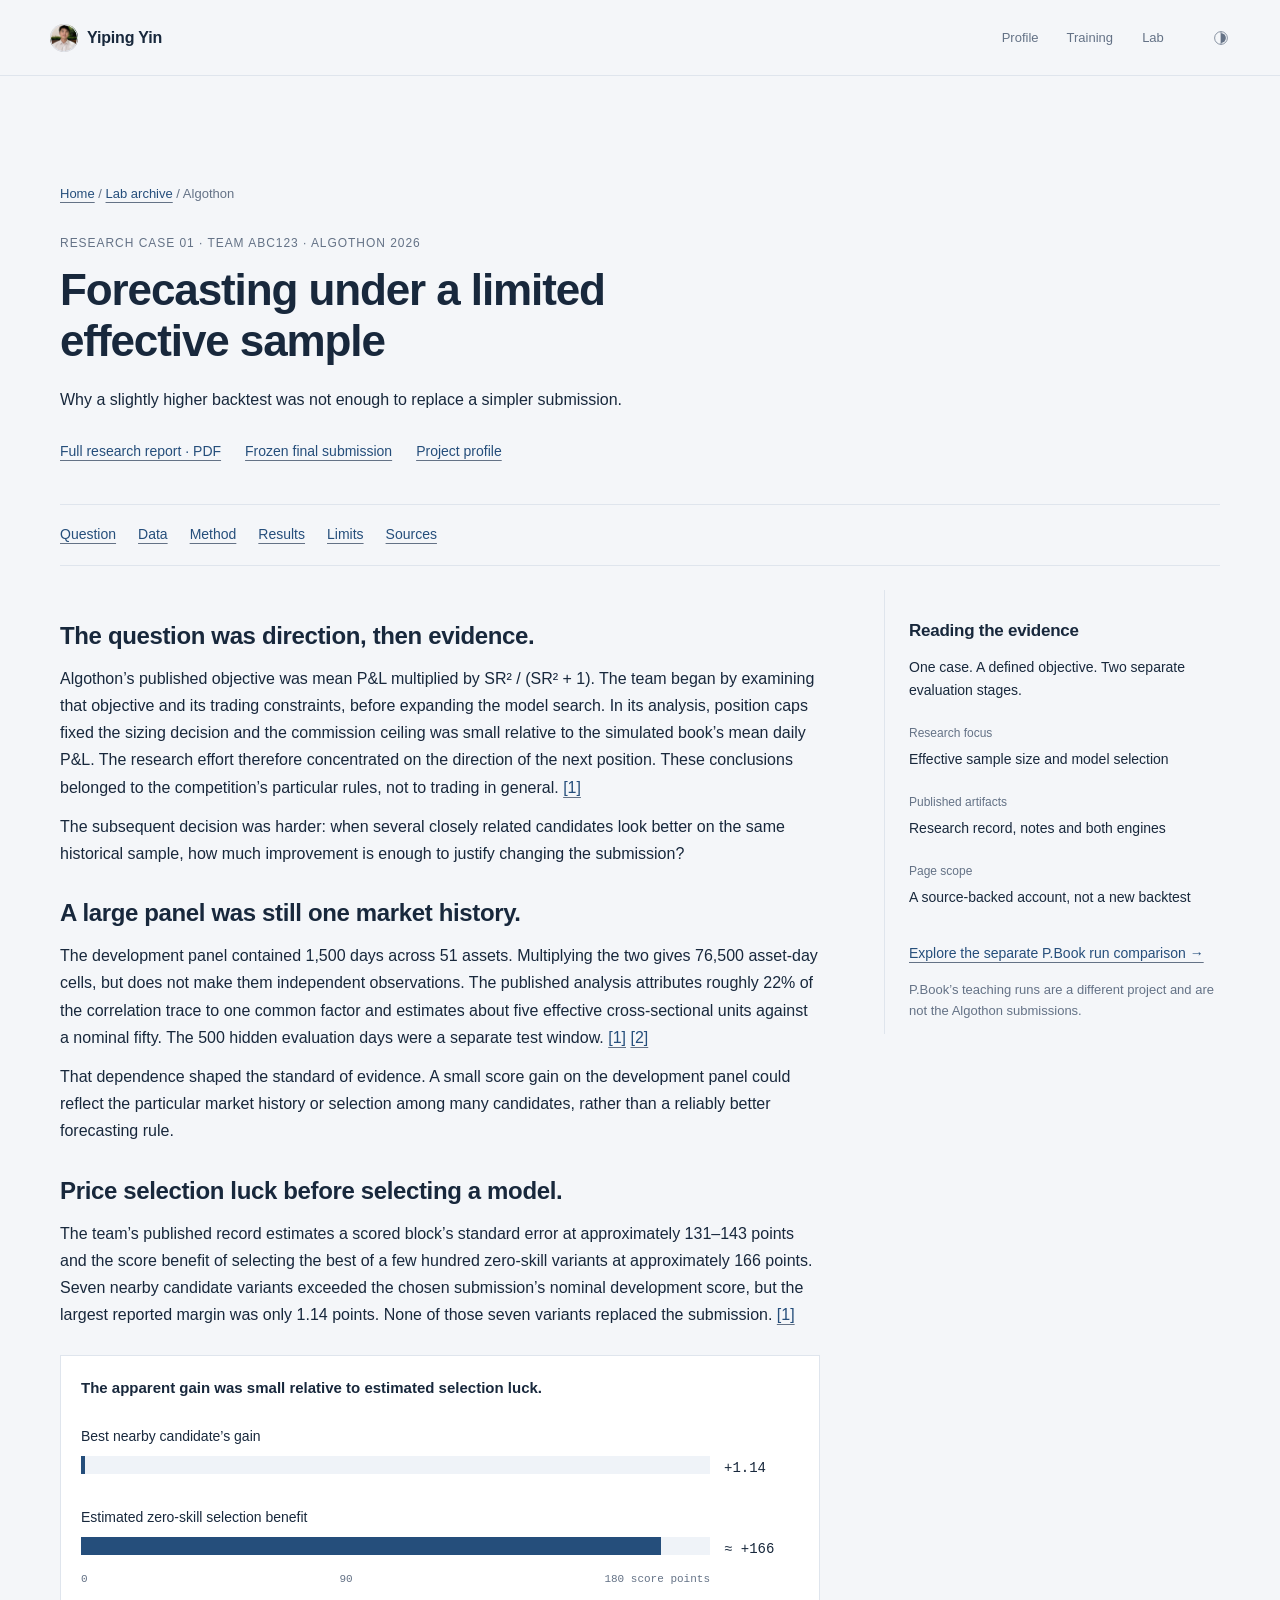
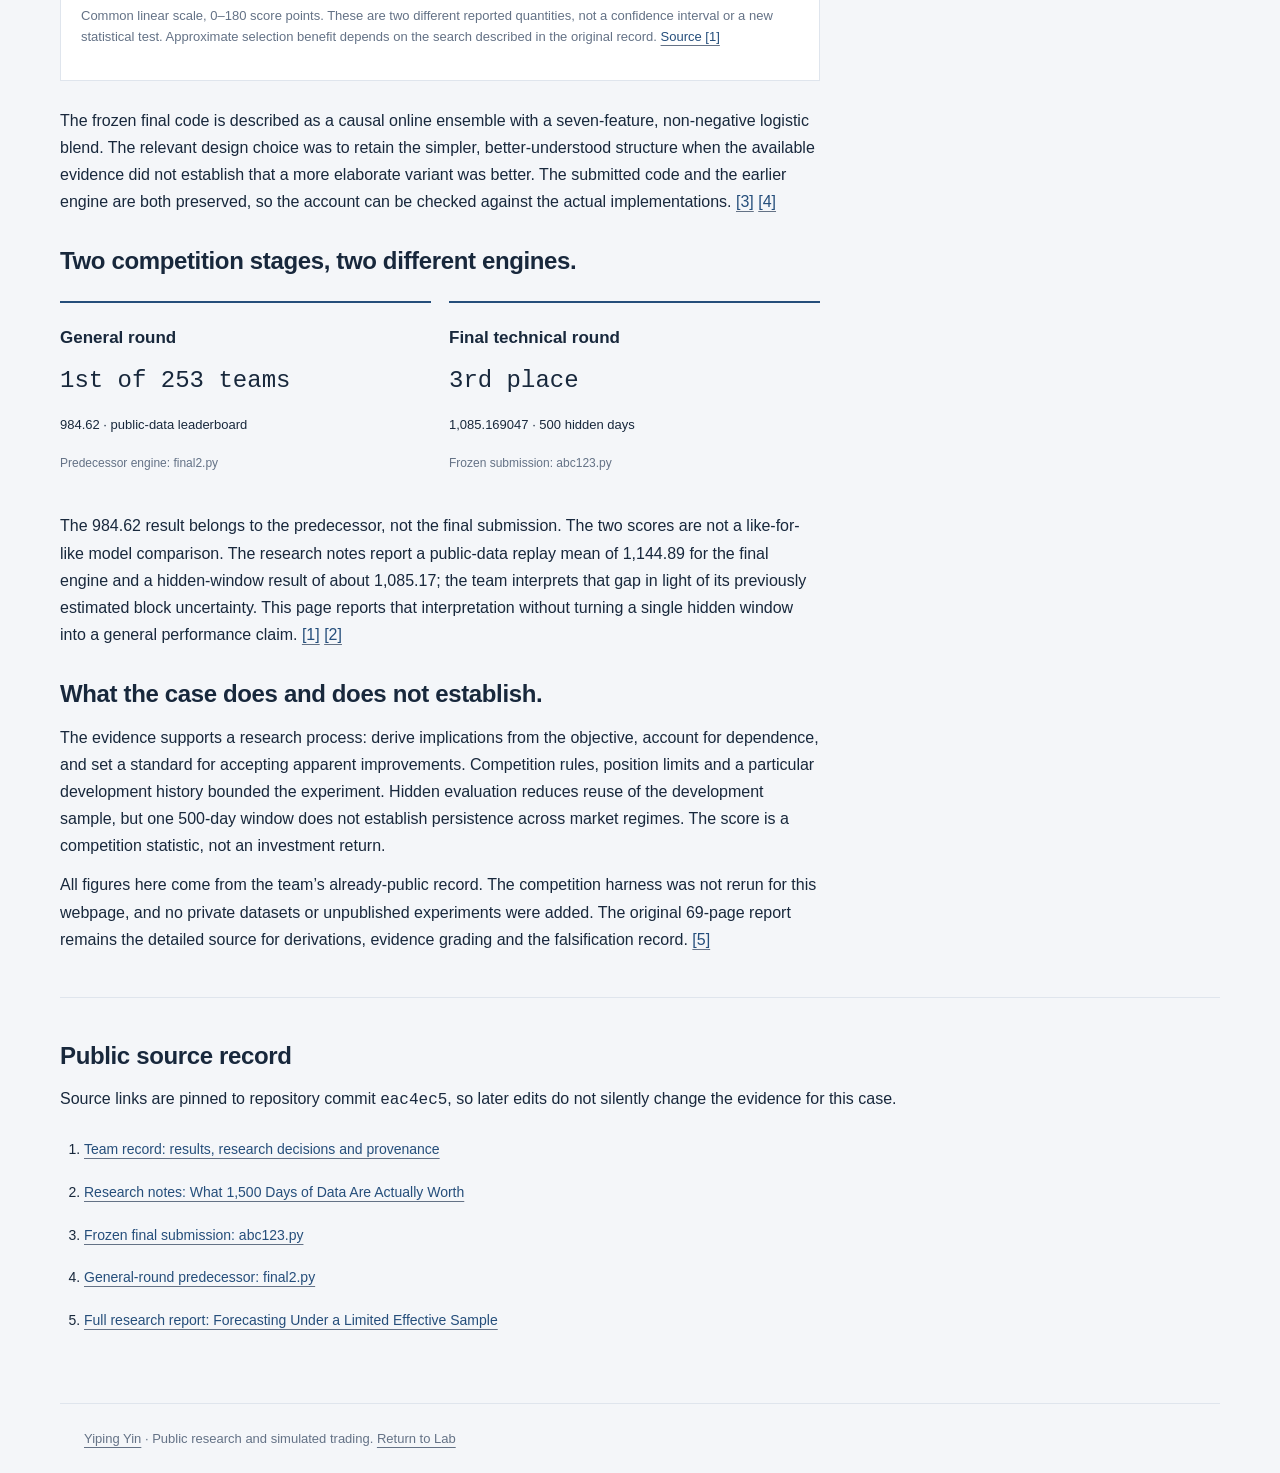
<file: research-algothon.html>
<!doctype html>
<html lang="en" data-theme="system"><head><meta charset="utf-8"><meta name="viewport" content="width=device-width,initial-scale=1">
<title>Forecasting under a limited effective sample — Yiping Yin</title><meta name="description" content="Inspect published research evidence and reproducible trading records by Yiping Yin.">
<link rel="canonical" href="https://yiping-yin.github.io/research-algothon.html"><meta property="og:title" content="Forecasting under a limited effective sample — Yiping Yin"><meta property="og:description" content="Inspect published research evidence and reproducible trading records by Yiping Yin."><meta property="og:url" content="https://yiping-yin.github.io/research-algothon.html"><meta property="og:type" content="website"><meta property="og:image" content="https://yiping-yin.github.io/portfolio-assets/og-lab.png">
<link rel="icon" href="/portfolio-assets/favicon.svg" type="image/svg+xml">
<link rel="stylesheet" href="/portfolio-assets/tokens.css?v=tokens-1"><link rel="stylesheet" href="/portfolio-assets/site.css?v=tokens-1"><link rel="stylesheet" href="/portfolio-assets/p2.css?v=p2-1">
<script>(function(){try{var t=localStorage.getItem('theme');if(['system','light','dark'].includes(t))document.documentElement.dataset.theme=t;}catch(e){}})();</script>
<script src="/portfolio-assets/site.js?v=pen-and-drum-1" defer></script>
</head><body class="p2-body" id="top"><a class="p2-skip" href="#main">Skip to content</a>
<div class="topbar" id="topbar"><div class="topbar-in"><a class="brand" href="/#top" aria-label="Yiping Yin — home"><img src="/portfolio-assets/avatar.jpg" width="28" height="28" alt=""><span>Yiping Yin</span></a><div class="topbar-right"><nav class="topnav" aria-label="Primary navigation"><a href="/profile.html">Profile</a><a href="/training.html?market=historical#/market">Training</a><a href="/lab.html">Lab</a></nav><button id="theme" class="theme-button" type="button" hidden></button></div></div></div><span id="theme-status" class="p2-sr" role="status"></span>
<main id="main" class="p2-page" tabindex="-1"><nav class="p2-breadcrumb" aria-label="Breadcrumb"><a href="/">Home</a> / <a href="/lab.html#archive-algothon">Lab archive</a> / Algothon</nav>
<header class="p2-heading"><p class="p2-kicker">Research case 01 · Team abc123 · Algothon 2026</p><h1>Forecasting under a limited effective sample</h1><p>Why a slightly higher backtest was not enough to replace a simpler submission.</p><div class="p2-actions"><a href="https://github.com/Yiping-Yin/algothon-2026/blob/eac4ec5593808008d9af90ceaa5b3ec45669503e/Algothon-Research-Report.pdf">Full research report · PDF</a><a href="https://github.com/Yiping-Yin/algothon-2026/blob/eac4ec5593808008d9af90ceaa5b3ec45669503e/strategy/abc123.py">Frozen final submission</a><a href="/profile.html#project-algothon">Project profile</a></div></header>
<nav class="p2-case-nav" aria-label="Case sections"><a href="#question">Question</a><a href="#data">Data</a><a href="#method">Method</a><a href="#results">Results</a><a href="#limits">Limits</a><a href="#sources">Sources</a></nav>
<div class="p2-case-grid"><article class="p2-prose">
<section id="question"><h2>The question was direction, then evidence.</h2><p>Algothon’s published objective was mean P&amp;L multiplied by SR² / (SR² + 1). The team began by examining that objective and its trading constraints, before expanding the model search. In its analysis, position caps fixed the sizing decision and the commission ceiling was small relative to the simulated book’s mean daily P&amp;L. The research effort therefore concentrated on the direction of the next position. These conclusions belonged to the competition’s particular rules, not to trading in general. <a href="#source-1" aria-label="Source 1: public team record">[1]</a></p><p>The subsequent decision was harder: when several closely related candidates look better on the same historical sample, how much improvement is enough to justify changing the submission?</p></section>
<section id="data"><h2>A large panel was still one market history.</h2><p>The development panel contained 1,500 days across 51 assets. Multiplying the two gives 76,500 asset-day cells, but does not make them independent observations. The published analysis attributes roughly 22% of the correlation trace to one common factor and estimates about five effective cross-sectional units against a nominal fifty. The 500 hidden evaluation days were a separate test window. <a href="#source-1" aria-label="Source 1">[1]</a> <a href="#source-2" aria-label="Source 2: research notes">[2]</a></p><p>That dependence shaped the standard of evidence. A small score gain on the development panel could reflect the particular market history or selection among many candidates, rather than a reliably better forecasting rule.</p></section>
<section id="method"><h2>Price selection luck before selecting a model.</h2><p>The team’s published record estimates a scored block’s standard error at approximately 131–143 points and the score benefit of selecting the best of a few hundred zero-skill variants at approximately 166 points. Seven nearby candidate variants exceeded the chosen submission’s nominal development score, but the largest reported margin was only 1.14 points. None of those seven variants replaced the submission. <a href="#source-1" aria-label="Source 1">[1]</a></p>
<figure class="p2-noise-figure" aria-labelledby="noise-title"><figcaption id="noise-title"><strong>The apparent gain was small relative to estimated selection luck.</strong></figcaption><div class="p2-score-row"><span>Best nearby candidate’s gain</span><div class="p2-bar-track"><i style="width:0.633333%"></i></div><strong>+1.14</strong></div><div class="p2-score-row"><span>Estimated zero-skill selection benefit</span><div class="p2-bar-track"><i style="width:92.222222%"></i></div><strong>≈ +166</strong></div><div class="p2-bar-axis"><span>0</span><span>90</span><span>180 score points</span></div><p class="p2-note">Common linear scale, 0–180 score points. These are two different reported quantities, not a confidence interval or a new statistical test. Approximate selection benefit depends on the search described in the original record. <a href="#source-1">Source [1]</a></p></figure>
<p>The frozen final code is described as a causal online ensemble with a seven-feature, non-negative logistic blend. The relevant design choice was to retain the simpler, better-understood structure when the available evidence did not establish that a more elaborate variant was better. The submitted code and the earlier engine are both preserved, so the account can be checked against the actual implementations. <a href="#source-3" aria-label="Source 3: frozen final code">[3]</a> <a href="#source-4" aria-label="Source 4: predecessor code">[4]</a></p></section>
<section id="results"><h2>Two competition stages, two different engines.</h2><div class="p2-result-cards"><div><h3>General round</h3><strong>1st of 253 teams</strong><p>984.62 · public-data leaderboard</p><small>Predecessor engine: final2.py</small></div><div><h3>Final technical round</h3><strong>3rd place</strong><p>1,085.169047 · 500 hidden days</p><small>Frozen submission: abc123.py</small></div></div><p>The 984.62 result belongs to the predecessor, not the final submission. The two scores are not a like-for-like model comparison. The research notes report a public-data replay mean of 1,144.89 for the final engine and a hidden-window result of about 1,085.17; the team interprets that gap in light of its previously estimated block uncertainty. This page reports that interpretation without turning a single hidden window into a general performance claim. <a href="#source-1">[1]</a> <a href="#source-2">[2]</a></p></section>
<section id="limits"><h2>What the case does and does not establish.</h2><p>The evidence supports a research process: derive implications from the objective, account for dependence, and set a standard for accepting apparent improvements. Competition rules, position limits and a particular development history bounded the experiment. Hidden evaluation reduces reuse of the development sample, but one 500-day window does not establish persistence across market regimes. The score is a competition statistic, not an investment return.</p><p>All figures here come from the team’s already-public record. The competition harness was not rerun for this webpage, and no private datasets or unpublished experiments were added. The original 69-page report remains the detailed source for derivations, evidence grading and the falsification record. <a href="#source-5" aria-label="Source 5: full report">[5]</a></p></section>
</article><aside class="p2-case-aside"><h2>Reading the evidence</h2><p>One case. A defined objective. Two separate evaluation stages.</p><dl><dt>Research focus</dt><dd>Effective sample size and model selection</dd><dt>Published artifacts</dt><dd>Research record, notes and both engines</dd><dt>Page scope</dt><dd>A source-backed account, not a new backtest</dd></dl><a href="/compare.html">Explore the separate P.Book run comparison →</a><p class="p2-note">P.Book’s teaching runs are a different project and are not the Algothon submissions.</p></aside></div>
<section id="sources" class="p2-sources"><h2>Public source record</h2><p>Source links are pinned to repository commit <code>eac4ec5</code>, so later edits do not silently change the evidence for this case.</p><ol><li id="source-1"><a href="https://github.com/Yiping-Yin/algothon-2026/blob/eac4ec5593808008d9af90ceaa5b3ec45669503e/README.md">Team record: results, research decisions and provenance</a></li><li id="source-2"><a href="https://github.com/Yiping-Yin/algothon-2026/blob/eac4ec5593808008d9af90ceaa5b3ec45669503e/docs/RESEARCH-NOTES.md">Research notes: What 1,500 Days of Data Are Actually Worth</a></li><li id="source-3"><a href="https://github.com/Yiping-Yin/algothon-2026/blob/eac4ec5593808008d9af90ceaa5b3ec45669503e/strategy/abc123.py">Frozen final submission: abc123.py</a></li><li id="source-4"><a href="https://github.com/Yiping-Yin/algothon-2026/blob/eac4ec5593808008d9af90ceaa5b3ec45669503e/strategy/final2.py">General-round predecessor: final2.py</a></li><li id="source-5"><a href="https://github.com/Yiping-Yin/algothon-2026/blob/eac4ec5593808008d9af90ceaa5b3ec45669503e/Algothon-Research-Report.pdf">Full research report: Forecasting Under a Limited Effective Sample</a></li></ol></section></main><footer class="p2-footer"><a href="/">Yiping Yin</a> · Public research and simulated trading. <a href="/lab.html">Return to Lab</a></footer></body></html>
</file>
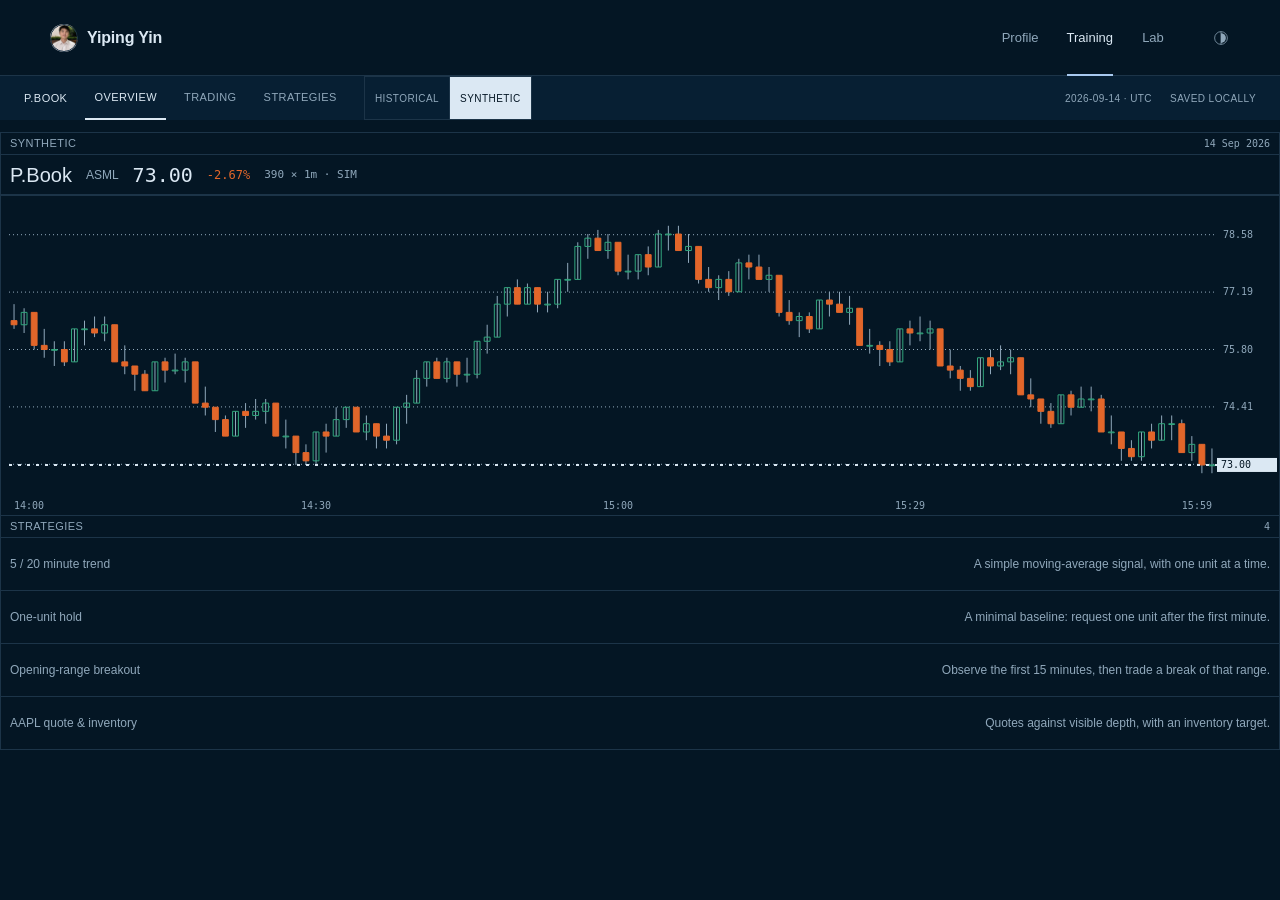
<file: training.html>
<!doctype html>
<html lang="en">
  <head>
    <meta name="pbook-home" content="/#top" />
    <meta name="pbook-profile" content="/profile.html" />
    <meta name="pbook-overview" content="/training.html#/training" />
    <meta name="pbook-lab" content="/lab.html" />
    <meta charset="UTF-8" />
    <meta name="viewport" content="width=device-width, initial-scale=1.0" />
<!-- pbook-page-meta:start -->
<title>P.Book — Yiping Yin</title>
<meta name="description" content="P.Book — an interactive trading simulator with replayable sessions and editable Python strategies. Python execution runs locally.">
<link rel="canonical" href="https://yiping-yin.github.io/training.html">
<meta name="theme-color" content="#041624">
<meta property="og:site_name" content="Yiping Yin">
<meta property="og:type" content="website">
<meta property="og:url" content="https://yiping-yin.github.io/training.html">
<meta property="og:title" content="P.Book — Yiping Yin">
<meta property="og:description" content="P.Book — an interactive trading simulator with replayable sessions and editable Python strategies. Python execution runs locally.">
<meta property="og:image" content="https://yiping-yin.github.io/portfolio-assets/og-training.png?v=f80b3cdd">
<meta property="og:image:width" content="1200">
<meta property="og:image:height" content="630">
<meta property="og:image:alt" content="A card: P.Book, the training desk — a published run replayed against a simulated order book; 15 published runs, tape 10 Sep 2026, depth and fills simulated.">
<meta name="twitter:card" content="summary_large_image">
<!-- pbook-page-meta:end -->
    <link rel="icon" href="/favicon.ico" sizes="32x32" />
    <link rel="icon" href="/portfolio-assets/favicon.svg" type="image/svg+xml" />
    <link rel="apple-touch-icon" href="/portfolio-assets/apple-touch-icon.png" />
<script type="importmap">{"imports":{"/portfolio-assets/studio-copy-v1.js":"/portfolio-assets/studio-demo-v1.js?v=clean-1","/portfolio-assets/training-copy-v1.js":"/portfolio-assets/training-quality-v1.js?v=detail-1","/portfolio-assets/training-demo-v1.js":"/portfolio-assets/training-quality-v1.js?v=detail-1","/portfolio-assets/review-copy-v1.js":"/portfolio-assets/review-quality-v1.js?v=clean-1","/portfolio-assets/market-copy-v1.js":"/portfolio-assets/market-quality-v1.js?v=detail-1","/portfolio-assets/training-quality-v1.js":"/portfolio-assets/training-quality-v1.js?v=detail-1","/portfolio-assets/review-quality-v1.js":"/portfolio-assets/review-quality-v1.js?v=clean-1","/portfolio-assets/studio-details-v1.js":"/portfolio-assets/studio-demo-v1.js?v=clean-1","/portfolio-assets/studio-demo-v1.js":"/portfolio-assets/studio-demo-v1.js?v=clean-1","/portfolio-assets/market-quality-v1.js":"/portfolio-assets/market-quality-v1.js?v=detail-1"}}</script>
    <script type="module" crossorigin src="/portfolio-assets/training-quality-v1.js?v=detail-1"></script>
    <link rel="stylesheet" crossorigin href="./assets/training-CCmEeXWG.css">
      <script type="module" src="/portfolio-assets/source-export.mjs?v=p1-1"></script>
  <!-- public-p1:v1 -->
<link rel="stylesheet" href="/portfolio-assets/p1-evidence.css?v=p1-1">
<!-- public-copy:v1 -->
<link rel="stylesheet" href="/portfolio-assets/presentation-copy.css?v=copy-1">
<!-- public-four-fixes:v1 -->
<link rel="stylesheet" href="/portfolio-assets/four-fixes.css?v=1">
<!-- public-polish:v1 -->
<link rel="stylesheet" href="/portfolio-assets/polish.css?v=1">
<!-- public-demo:v1 -->
<link rel="stylesheet" href="/portfolio-assets/demo.css?v=demo-1">
<!-- public-quality:v1 -->
<link rel="stylesheet" href="/portfolio-assets/quality.css?v=quality-1">
<!-- public-clean:v1 -->
<link rel="stylesheet" href="/portfolio-assets/clean.css?v=detail-1">
</head>
  <body data-clean="v1" data-quality="v1">
    <div id="root"></div>
    <noscript>
      <h1>P.Book — Yiping Yin</h1>
      <p>
        P.Book is an interactive trading simulator. The desk needs JavaScript; project pages remain available below:
      </p>
      <ul>
        <li><a href="/">Home — a trading terminal replaying a published run</a></li>
        <li><a href="/profile.html">Profile — background, selected work, experience and education</a></li>
        <li><a href="/lab.html">Lab — the public structure of AI Quant Lab</a></li>
      </ul>
    </noscript>

</body>
</html>
</file>
<file: portfolio-assets/tokens.css>
/* P.Book - 8 roles x 3 closed grounds, one ramp, one pair. Paper is the live
   palette (ruling B1); navy the pinned ramp. Ratios: docs/qa/tokens/. */
:root {
  --font-text: -apple-system, BlinkMacSystemFont, "Segoe UI", Helvetica, Arial, sans-serif;
  --font-figure: ui-monospace, "SF Mono", Menlo, Consolas, monospace;
  /* 10/11 are label and figure only; prose never below 12. */
  --t-10: 10px; --t-11: 11px; --t-12: 12px; --t-13: 13px;
  --t-16: 16px; --t-20: 20px; --t-25: 25px; --t-32: 32px;
  --w-regular: 400; --w-medium: 500; --w-semibold: 600;
  --lead-display: 1.15; --lead-dense: 1.4; --lead-ui: 1.55; --lead-prose: 1.75;
  --track-caps: 0.04em; --track-tight: -0.01em; --track-display: -0.025em;
  --thin: 1px; --thick: 2px;  /* THIN = THICK/2 */
  --dash-datum: 1 3; --dash-guide: 3 6;  /* dashes, not opacity */
  --s1: 4px; --s2: 8px; --s3: 12px; --s4: 16px;
  --s6: 24px; --s8: 32px; --s12: 48px; --s16: 64px;
  --measure: 68ch;  /* one prose measure */
  --radius: 0; --radius-round: 50%;  /* the portrait only */
}
/* A - paper light. */
:root { color-scheme: light;
  --bg: #f4f6f9; --surface: #ffffff; --soft: #eff3f8; --line: #dfe5ed;
  --ink: #18283c; --muted: #647286; --accent: #254e7b; --focus: #254e7b; }
/* B - paper dark; 'system' is an explicit state in site.js. */
@media (prefers-color-scheme: dark) {
  :root[data-theme="system"] { color-scheme: dark;
    --bg: #0b1420; --surface: #121f30; --soft: #1c2d42; --line: #2b3d53;
    --ink: #e7edf5; --muted: #a3b2c5; --accent: #a8c9ef; --focus: #a8c9ef; }
}
:root[data-theme="dark"] { color-scheme: dark;
  --bg: #0b1420; --surface: #121f30; --soft: #1c2d42; --line: #2b3d53;
  --ink: #e7edf5; --muted: #a3b2c5; --accent: #a8c9ef; --focus: #a8c9ef; }
/* C - navy, fixed in both themes. The hero keeps its own --th-* namespace
   and is NOT given this class. */
.ground-terminal, [data-ground="navy"] {
  --bg: #041624; --surface: #071f33; --soft: #071f33; --line: #1c3448;
  --ink: #dbe8f3; --muted: #90a8bb; --accent: #a8c9ef; --focus: #a8c9ef;
  --up: #32a67d; --down: #e2662a; }
.ground-terminal { color-scheme: dark; background: var(--bg); color: var(--ink); }
@media print {  /* print takes the light ground */
  :root, :root[data-theme] { color-scheme: light;
    --bg: #ffffff; --surface: #ffffff; --line: #dfe5ed;
    --ink: #18283c; --muted: #647286; --accent: #254e7b; --focus: #254e7b; }
}
/* Appendix 4's navy names, aliased where the roles are declared. */
:root, .ground-terminal, [data-ground="navy"] {
  --ground: var(--bg); --panel: var(--surface); --hairline: var(--line); }
/* 1. Tabular everywhere; code is not a 3rd face, strong not a 4th weight. */
:root { font-variant-numeric: tabular-nums; }
.num { font-family: var(--font-figure); }
strong, b, th { font-weight: var(--w-semibold); }
code, kbd, samp, pre { font-family: var(--font-figure); font-size: inherit; }
/* 2. The sign is a glyph: hollow up, filled down. */
.mark-up   { fill: none;        stroke: var(--up);   stroke-width: var(--thin); }
.mark-down { fill: var(--down); stroke: var(--down); stroke-width: var(--thin); }
/* 3. Hue reaches a numeral only on navy, where the pair clears 4.5:1. */
.num-up, .num-down { color: inherit; }
.ground-terminal .num-up   { color: var(--up); }
.ground-terminal .num-down { color: var(--down); }
:focus-visible { outline: var(--thick) solid var(--focus); outline-offset: 2px; border-radius: var(--radius); }
hr, .rule { border: 0; border-top: var(--thin) solid var(--line); margin: 0; }
</file>
<file: portfolio-assets/site.css>
/* The personal site's paper pages. Every colour, size, weight and stroke comes
   from portfolio/assets/tokens.css, which is linked before this sheet. Nothing
   here declares a hex literal, a gradient, a shadow or a corner. */
:root { --anchor-offset: 105px; --study-nav:76px; --study-awards:96px; }
* { box-sizing: border-box; }
html { scroll-behavior: smooth; scroll-padding-top: var(--anchor-offset); }
body { margin: 0; color: var(--ink); background: var(--bg); font-family: var(--font-text); font-size: var(--t-16); line-height: var(--lead-prose); font-variant-numeric: tabular-nums; -webkit-font-smoothing: antialiased; }
a { color: var(--accent); text-decoration-color: var(--muted); text-decoration-thickness: var(--thin); text-underline-offset: 4px; }
a:hover { text-decoration-color: currentColor; }
button { font: inherit; }
button, summary { cursor: pointer; }
[hidden] { display: none !important; }
:focus-visible { outline: var(--thick) solid var(--focus); outline-offset: 5px; border-radius: var(--radius); }
:target { scroll-margin-top: 10px; }
img { max-width: 100%; }
h1,h2,h3,h4,p { margin-top: 0; }
p { margin-bottom: 16px; }
.sr-only { position: absolute; width: 1px; height: 1px; overflow: hidden; clip-path: inset(50%); white-space: nowrap; }
.skip-link { position: fixed; top: -70px; left: 20px; z-index: 100; display: inline-flex; align-items: center; min-height: 44px; padding: 0 18px; background: var(--surface); color: var(--ink); border: var(--thin) solid var(--ink); text-decoration: none; }
.skip-link:focus { top: 12px; }
.icon { display: inline-block; width: 21px; height: 21px; flex: none; background: currentColor; mask: var(--icon-url) no-repeat center / contain; -webkit-mask: var(--icon-url) no-repeat center / contain; vertical-align: middle; }
.icon-trophy { --icon-url: url(icons/trophy.svg); }
.icon-circle-stack { --icon-url: url(icons/circle-stack.svg); }
.icon-chevron-down { --icon-url: url(icons/chevron-down.svg); }
.icon-arrow-up-right { --icon-url: url(icons/arrow-up-right.svg); }

/* CHROME - one masthead, one colophon, and nothing else (S7).
   The masthead's ground follows the page's lineage, not the site's: a page
   whose body is the terminal carries data-ground="navy" and tokens.css hands
   that element ground C; a paper page inherits the paper roles from :root.
   Height, x-positions, gaps and type are identical in both, so nothing moves
   as you navigate - only ink and ground change. The inner container takes the
   site measure (1200 content, 50/35/23/18 gutters), so the brand's left edge
   is the hero's left edge. 76px/66px is frozen (--study-nav). */
.topbar { position: sticky; top: 0; z-index: 20; background: var(--bg); color: var(--ink); }
.topbar-in { position: relative; max-width: 1300px; margin: auto; height: var(--study-nav); padding: 0 50px; display: flex; justify-content: space-between; align-items: center; gap: 25px; border-bottom: var(--thin) solid var(--line); }
/* Scrolled: a second hairline 3px inside the bar's own rule - a double rule,
   not a shadow. Both are THIN, both sit inside the bar, nothing reflows. */
.topbar[data-scrolled] .topbar-in::before { content: ""; position: absolute; left: 0; right: 0; bottom: 3px; height: var(--thin); background: var(--line); }
.brand { display: inline-flex; align-items: center; gap: 9px; height: 44px; white-space: nowrap; color: var(--ink); text-decoration: none; font-weight: var(--w-semibold); font-size: var(--t-16); letter-spacing: var(--track-tight); }
.brand img { width: 28px; height: 28px; object-fit: cover; border-radius: var(--radius-round); outline: var(--thin) solid var(--line); outline-offset: -1px; }
.topbar-right { display: flex; align-items: center; gap: 24px; }
.topnav { display: flex; align-items: center; gap: 8px; }
/* 10px of side padding on every link, absorbed by an 8px gap: the hit area is
   at least 44x44 while the words keep a 28px optical gap. */
.topnav a { position: relative; display: inline-flex; align-items: center; justify-content: center; min-width: 44px; height: var(--study-nav); padding: 0 10px; font-size: var(--t-13); line-height: 1; text-decoration: none; color: var(--muted); white-space: nowrap; }
.topnav a:hover { color: var(--ink); }
/* The current-page mark is a THICK segment of the masthead's own bottom rule,
   exactly as wide as the word. Nothing else marks it. */
.topnav a[aria-current="page"] { color: var(--ink); }
.topnav a[aria-current="page"]::after { content: ""; position: absolute; left: 10px; right: 10px; bottom: 0; height: var(--thick); background: var(--accent); }
/* -13px of overhang puts the 18px glyph's optical edge on the brand avatar's
   edge at every gutter: gutter - 13 + (44 - 18) / 2 = gutter. */
.theme-button { display: inline-flex; align-items: center; justify-content: center; width: 44px; height: 44px; margin-right: -13px; padding: 0; color: var(--muted); background: none; border: 0; }
.theme-button:hover { color: var(--ink); }
.theme-button svg { width: 18px; height: 18px; stroke-width: var(--thin); }
.theme-button svg * { stroke-width: var(--thin); }
.topbar :focus-visible { outline: var(--thick) solid var(--focus); outline-offset: 3px; }
.page-shell { width: 100%; }
main { min-width: 0; }

/* The hero is section#about.terminal-hero: generated markup with its own
   stylesheet. This sheet styles nothing inside it. The shell that follows the
   hero takes the same measure as the masthead and the colophon (B3: 1200px of
   content inside 50/35/23/18 gutters), so one left edge runs down the page. */
.content-shell { max-width: 1300px; margin: auto; padding: 0 50px; }
.research-overview { margin-top: 76px; }
.major-heading { margin-bottom: 30px; }
/* A bare type selector lands on every ground, so it sets type and never
   colour: ink is the paper role, and the generated navy blocks this item is
   forbidden to migrate (.training-glass, .portfolio-lab-overview) carry their
   own. Measured when h2 declared color:var(--ink): the showcase heading
   "Training" rendered paper ink on that block's navy ground at 1.15:1,
   where it inherits 13.78:1. Headings inherit. */
h1 { font-family: var(--font-text); font-size: var(--t-25); line-height: var(--lead-display); font-weight: var(--w-semibold); letter-spacing: var(--track-display); margin: 0 0 10px; }
h2 { font-size: var(--t-32); line-height: var(--lead-display); font-weight: var(--w-semibold); letter-spacing: var(--track-display); margin: 0; }
.research-tabs { display: flex; flex-wrap: wrap; align-items: stretch; gap: 8px 32px; margin-bottom: 34px; }
.research-tabs button { min-height: 44px; padding: 10px 0; border: 0; border-bottom: var(--thick) solid transparent; background: transparent; color: var(--muted); font-size: var(--t-13); line-height: var(--lead-ui); }
.research-tabs button[aria-selected="true"] { color: var(--ink); border-bottom-color: var(--accent); font-weight: var(--w-semibold); }
.research-tabs button:hover { color: var(--accent); }
.research-panel { position: relative; padding: 0; }
.research-panel > .section-heading { margin-bottom: 25px; }
.research-panel > .section-heading h2, .contact-section h2 { font-size: var(--t-20); }
/* Keep anchor targets and readable headings in the unenhanced document. */
.js .research-panel > .section-heading { position: absolute; width: 1px; height: 1px; margin: 0; overflow: hidden; clip-path: inset(50%); white-space: nowrap; }
:root:not(.js) .research-panel + .research-panel { margin-top: 56px; }
.featured-project { padding: 0 0 30px; }
.feature-topline { display: flex; align-items: center; justify-content: space-between; gap: 18px; flex-wrap: wrap; margin-bottom: 16px; }
.feature-label { color: var(--muted); font-size: var(--t-12); line-height: var(--lead-ui); }
.event { display: flex; align-items: center; gap: 13px; text-decoration: none; color: var(--muted); font-size: var(--t-12); line-height: var(--lead-ui); }
.event .mark { display: block; background: currentColor; -webkit-mask: no-repeat center / contain; mask: no-repeat center / contain; }
.event .susq { width: 106px; height: 12px; -webkit-mask-image: url(susquehanna-logo-white.svg); mask-image: url(susquehanna-logo-white.svg); }
.featured-project h3 { max-width: 850px; font-size: var(--t-20); line-height: var(--lead-dense); font-weight: var(--w-semibold); letter-spacing: var(--track-tight); margin: 0 0 10px; }
.featured-project h3 a { color: var(--ink); text-decoration: none; }
.featured-project h3 a:hover { color: var(--accent); }
.featured-project h3 a > span { font-size: var(--t-16); margin-left: 5px; white-space: nowrap; }
.project-meta { color: var(--muted); font-size: var(--t-13); line-height: var(--lead-ui); margin: 0 0 10px; }
.feature-description { font-size: var(--t-16); line-height: var(--lead-prose); max-width: var(--measure); margin: 20px 0 16px; }
.evaluation-note { color: var(--muted); font-size: var(--t-13); line-height: var(--lead-ui); margin-bottom: 13px; }
.evaluation-note strong { color: var(--ink); font-weight: var(--w-medium); }
.project-actions { display: flex; flex-wrap: wrap; gap: 8px 28px; align-items: center; margin: 12px 0 3px; }
.button,.text-link { display: inline-flex; align-items: center; gap: 10px; min-height: 44px; color: var(--accent); text-decoration: none; font-size: var(--t-13); line-height: var(--lead-ui); padding: 8px 0; }
.button:hover,.text-link:hover { text-decoration: underline; }
.link-format { color: var(--muted); font-size: var(--t-12); }
.research-details { margin-top: 6px; }
.research-details summary { color: var(--muted); font-size: var(--t-13); line-height: var(--lead-ui); padding: 10px 0; width: fit-content; min-height: 44px; }
.research-details summary:hover { color: var(--accent); }
.research-details summary::marker { font-size: var(--t-11); }
.research-details > div { border-left: var(--thin) solid var(--line); padding-left: 20px; margin: 10px 0; color: var(--muted); font-size: var(--t-16); line-height: var(--lead-prose); max-width: var(--measure); }
.project-study > summary { list-style: none; display: flex; align-items: center; justify-content: space-between; gap: 28px; padding: 23px 0; }
.project-study > summary::-webkit-details-marker { display: none; }
.project-study > summary strong { display: block; font-size: var(--t-20); font-weight: var(--w-semibold); line-height: var(--lead-dense); letter-spacing: var(--track-tight); }
.project-study > summary:hover strong { color: var(--accent); }
.project-study > summary .project-meta { display: block; margin: 7px 0 0; }
.project-study > summary > .icon { width: 17px; height: 17px; color: var(--muted); transition: transform .2s ease; }
.project-study[open] > summary > .icon { transform: scaleY(-1); }
.featured-project + .project-study { border-top: var(--thin) solid var(--line); }
.research-panel > .section-heading + .project-study > summary { padding-top: 0; }
.study-body { padding-bottom: 28px; max-width: var(--measure); }
.study-body > p { font-size: var(--t-16); line-height: var(--lead-prose); }
.tags { display: flex; flex-wrap: wrap; gap: 6px 16px; margin: 12px 0 0; }
.tags span { font-size: var(--t-12); line-height: var(--lead-ui); color: var(--muted); }
.technical-note { color: var(--muted); font-size: var(--t-16); line-height: var(--lead-prose); max-width: var(--measure); border-left: var(--thin) solid var(--line); padding-left: 20px; margin-top: 22px; }
.technical-note h4 { color: var(--ink); font-size: var(--t-13); line-height: var(--lead-ui); font-weight: var(--w-semibold); margin-bottom: 12px; }
.competition-project { display: grid; grid-template-columns: minmax(0,1fr) auto; gap: 32px; padding: 24px 0; }
.competition-project h3 { font-size: var(--t-20); line-height: var(--lead-dense); letter-spacing: var(--track-tight); margin: 0 0 10px; font-weight: var(--w-semibold); }
.competition-project h3 a { color: var(--ink); text-decoration: none; }
.competition-project p:not(.project-meta) { font-size: var(--t-16); line-height: var(--lead-prose); max-width: var(--measure); margin-bottom: 8px; }
.competition-result { display: flex; flex-direction: column; justify-content: center; align-items: end; padding-left: 24px; font-size: var(--t-12); color: var(--muted); line-height: var(--lead-ui); }
.competition-result strong { font-family: var(--font-figure); font-size: var(--t-20); line-height: var(--lead-display); letter-spacing: var(--track-tight); font-weight: var(--w-semibold); color: var(--ink); margin-bottom: 8px; }
.background-section { margin-top: 88px; display: grid; grid-template-columns: repeat(2, minmax(0, 1fr)); gap: 0 64px; align-items: start; }
.background-section > .major-heading { grid-column: 1 / -1; margin-bottom: 36px; }
.background-entry { min-width: 0; }
.background-entry h3 { font-size: var(--t-20); line-height: var(--lead-dense); font-weight: var(--w-semibold); letter-spacing: var(--track-tight); margin: 0 0 10px; }
.entry-role { font-size: var(--t-16); line-height: var(--lead-prose); max-width: var(--measure); margin: 0 0 8px; }
.background-entry .project-meta { font-size: var(--t-13); margin: 0; }
.entry-description { margin-top: 22px; font-size: var(--t-16); line-height: var(--lead-prose); max-width: var(--measure); }
.entry-description > p { margin-bottom: 15px; }
.entry-description > :last-child { margin-bottom: 0; }
.background-supplement { grid-column: 1 / -1; border-top: var(--thin) solid var(--line); margin-top: 40px; padding-top: 12px; }
.background-disclosure { margin: 0; }
.background-disclosure > summary { display: flex; align-items: center; gap: 14px; list-style: none; padding: 15px 0; min-height: 56px; font-size: var(--t-13); line-height: var(--lead-ui); font-weight: var(--w-medium); }
.background-disclosure > summary::-webkit-details-marker { display: none; }
.background-disclosure > summary::after { content: "+"; margin-left: auto; color: var(--muted); font-size: var(--t-20); font-weight: var(--w-regular); }
.background-disclosure[open] > summary::after { content: "−"; }
.background-disclosure > summary:hover { color: var(--accent); }
.background-disclosure > summary .icon { width: 19px; height: 19px; color: var(--muted); }
.background-disclosure[open] { padding-bottom: 18px; }
.award-list { list-style: none; padding: 0 0 0 33px; margin: 4px 0 0; }
.award-list li { display: flex; justify-content: space-between; align-items: baseline; gap: 24px; font-size: var(--t-13); line-height: var(--lead-ui); padding: 12px 0; }
.award-list small { display: block; color: var(--muted); font-size: var(--t-12); margin-top: 3px; }
.award-list strong { font-weight: var(--w-medium); }
.award-result { color: var(--muted); font-size: var(--t-13); text-align: right; }
.skills-grid { display: grid; grid-template-columns: repeat(3, minmax(0, 1fr)); gap: 32px; margin: 6px 0 20px; padding-left: 33px; }
.skills-grid dt { font-weight: var(--w-semibold); font-size: var(--t-13); line-height: var(--lead-ui); margin-bottom: 8px; }
.skills-grid dd { margin: 0; color: var(--muted); font-size: var(--t-13); line-height: var(--lead-ui); }
.training-note { color: var(--muted); font-size: var(--t-13); line-height: var(--lead-ui); margin: 12px 0 0; padding-left: 33px; max-width: var(--measure); }
.contact-section { margin-top: 88px; padding: 0; }
.contact-section h2 { margin-bottom: 18px; }
.contact-section > p { max-width: var(--measure); color: var(--muted); font-size: var(--t-16); line-height: var(--lead-prose); margin-bottom: 20px; }
.contact-email { display: inline-flex; align-items: baseline; flex-wrap: wrap; gap: 16px; max-width: 100%; overflow-wrap: anywhere; font-family: var(--font-figure); font-size: var(--t-20); font-weight: var(--w-semibold); line-height: var(--lead-display); letter-spacing: var(--track-tight); text-decoration: none; }
.contact-email:hover { text-decoration: underline; }
.contact-email > span { font-size: var(--t-16); }
.contact-links { display: flex; flex-wrap: wrap; gap: 28px; margin-top: 18px; }
.contact-links a { display: inline-flex; align-items: center; min-height: 44px; font-size: var(--t-13); line-height: var(--lead-ui); text-decoration: none; padding: 8px 0; }
.contact-links a:hover { text-decoration: underline; }
/* The colophon: the one footer of the site, always the paper ground, always
   outside the reading column and on the site measure. It declares display
   because a bare `footer` would otherwise inherit a flex row. */
.colophon { display: block; max-width: 1300px; margin: 64px auto 0; padding: 30px 50px 40px; border-top: var(--thin) solid var(--line); color: var(--muted); font-size: var(--t-13); line-height: var(--lead-ui); }
.colophon-grid { display: grid; grid-template-columns: minmax(0,1fr) minmax(0,2.1fr); gap: 0 72px; }
.colophon h3 { font-size: var(--t-11); font-weight: var(--w-semibold); line-height: 1; letter-spacing: var(--track-caps); text-transform: uppercase; color: var(--muted); margin: 0 0 12px; }
.colophon ul { margin: 0; padding: 0; list-style: none; }
.colophon li { margin: 0; }
/* The hairline sits on an inner span, so the rule is the word's width and the
   44px box around it is the target. The column gap replaces the whitespace
   text node a flex line drops, so the CV entry reads "CV · PDF, 67 KB"
   and not "CV· PDF, 67 KB". */
.colophon a { display: inline-flex; align-items: center; column-gap: .3em; min-height: 44px; color: var(--ink); text-decoration: none; }
.colophon a > span:not(.size) { border-bottom: var(--thin) solid var(--line); }
.colophon a:hover > span:not(.size) { border-bottom-color: var(--accent); }
.colophon .out > span::after { content: " \2197"; }
.colophon .size { color: var(--muted); }
.colophon p { margin: 0 0 10px; max-width: var(--measure); }
.colophon-figure { font-family: var(--font-figure); }
.colophon-foot { display: flex; align-items: center; justify-content: space-between; gap: 20px; margin-top: 26px; font-size: var(--t-12); }
.colophon-foot a { color: var(--muted); white-space: nowrap; }
.colophon-foot a > span { border-bottom: 0; }
.colophon-foot a:hover { color: var(--ink); }
@media (max-width: 1100px) {
  .topbar-in,.content-shell,.colophon { padding-left: 35px; padding-right: 35px; }
  .background-section { column-gap: 40px; }
}
@media (max-width: 850px) {
  .colophon-grid { grid-template-columns: minmax(0,1fr); gap: 28px; }
  .background-section { grid-template-columns: 1fr; row-gap: 36px; }
  .background-section > .major-heading { margin-bottom: 0; }
  .background-supplement { margin-top: 0; }
  .skills-grid { grid-template-columns: 1fr; gap: 22px; }
}
@media (max-width: 700px) {
  :root { --anchor-offset: 86px; }
  .topbar-in { padding: 0 23px; gap: 10px; }
  .brand { font-size: var(--t-13); gap: 8px; }
  .topbar-right { gap: 6px; }
  .topnav { gap: 0; }
  .topnav a { padding: 0 9px; }
  .topnav a[aria-current="page"]::after { left: 9px; right: 9px; }
  .colophon { margin-top: 40px; padding: 26px 23px 32px; }
  .colophon-grid { grid-template-columns: minmax(0,1fr); gap: 26px; }
  .colophon-foot { margin-top: 22px; }
  .content-shell { padding: 0 23px; }
  .research-overview { margin-top: 60px; }
  .major-heading { margin-bottom: 22px; }
  h1 { font-size: var(--t-20); margin-bottom: 10px; }
  h2 { font-size: var(--t-25); }
  .research-tabs { gap: 8px 22px; margin-bottom: 28px; }
  .feature-topline { gap: 12px; margin-bottom: 14px; }
  .event .mark { display: none; }
  .project-actions { gap: 4px 22px; }
  .research-details > div,.technical-note { padding-left: 16px; }
  .project-study > summary { gap: 20px; padding: 21px 0; }
  .competition-project { grid-template-columns: 1fr; gap: 16px; }
  .competition-result { flex-direction: row; flex-wrap: wrap; gap: 12px; align-items: baseline; justify-content: start; padding: 0; }
  .background-section { margin-top: 64px; row-gap: 32px; }
  .entry-description { margin-top: 18px; }
  .award-list,.skills-grid,.training-note { padding-left: 0; }
  .award-list li { display: block; }
  .award-result { display: block; text-align: left; margin-top: 6px; }
  .contact-section { margin-top: 64px; }
  .contact-links { gap: 24px; }
}
/* 320px is the binding width: inside an 18px gutter the row has 284px for a
   98.23px brand, three links on their 44px floor and the 44px control. With
   the 10px and 2px gaps above, even a 2px link padding measures 284.56px, so
   the gaps go - `space-between` already separates the two ends - and the
   padding drops to 4px. Measured slack at 320: 7.64px. */
@media (max-width: 370px) {
  .topbar-in { padding: 0 18px; gap: 0; }
  .topbar-right { gap: 0; }
  .topnav a { padding: 0 4px; }
  .topnav a[aria-current="page"]::after { left: 4px; right: 4px; }
  .colophon { padding-left: 18px; padding-right: 18px; }
  .content-shell { padding: 0 18px; }
  .research-tabs { gap: 8px 18px; }
}
@media (prefers-reduced-motion: reduce) {
  html { scroll-behavior: auto; }
  *,*::before,*::after { transition: none !important; }
}
@media print {
  .topbar,.research-tabs,.colophon-foot { display:none !important; }
  .colophon { margin-top:24px; padding:18px 0 0; }
  .content-shell { padding:0; }
  section.research-panel[hidden] { display:block !important; }
  .research-panel { margin-bottom:28px; }
  .js .research-panel > .section-heading { position:static; width:auto; height:auto; margin-bottom:18px; overflow:visible; clip-path:none; white-space:normal; }
  .research-overview,.background-section,.contact-section { margin-top:28px; }
  .featured-project,.project-study,.background-entry { break-inside:avoid; }
}

/* ===========================================================================
   BELOW THE HERO (ruling P3 / S1). One continuous navy region runs from the
   masthead to the end of Lab; the colophon returns to paper. Colour appears in
   exactly two places here - a signed numeral and the focus ring - and both
   sit on the navy ground, where the pair measures 6.01:1 and 5.38:1.

   Grounds come from tokens.css ground C: .ground-terminal sets --bg/--ink/
   --muted/--line/--accent/--focus/--up/--down and paints itself, so nothing
   below declares a colour. The class is on the wrapper AND on each band,
   because /lab.html is built from the Lab band alone and has no wrapper.
   =========================================================================== */
.s1-dark { color-scheme: dark; }
.s1-shell { max-width: 1300px; margin: auto; padding: 0 50px; }
.s1-dark a, .ground-terminal a { color: var(--ink); text-decoration: none; }
.s1-dark .num-signed, .ground-terminal .num-signed { font-family: var(--font-figure); }
.ground-terminal .num-flat { color: var(--muted); }

/* --- A. Credentials: the hero's own footer band, not a separate page -------
   The section keeps `class="highlights-section"` and nothing else: the
   composer's awardsPattern and tests/portfolio-pages.test.mjs both match that
   attribute EXACTLY, and protectedSection() throws when it does not. The band
   inherits ground C from the .s1-dark wrapper it now sits inside. */
.highlights-section { display: grid; grid-template-columns: 1fr 1fr; border-top: var(--thin) solid var(--line); border-bottom: var(--thin) solid var(--line); }
.s1-credit { display: block; padding: 17px 0; min-height: 44px; }
.s1-credit + .s1-credit { border-left: var(--thin) solid var(--line); padding-left: 34px; }
.s1-credit-head { display: flex; align-items: baseline; gap: 10px; margin: 0 0 9px; font-size: var(--t-13); line-height: var(--lead-dense); }
.s1-credit-head strong { font-weight: var(--w-medium); color: var(--ink); }
.s1-credit-head > span { color: var(--muted); font-size: var(--t-12); min-width: 0; }
.s1-credit-head b { margin-left: auto; padding-right: 2px; color: var(--muted); font-weight: var(--w-regular); font-size: var(--t-13); }
/* Inline flow, not flex: a flex container drops the whitespace text nodes
   between its children, and the line reads "SCORE87". The words are one
   sentence - `1st of 253 General · 3rd Final technical` - so they are laid out
   as one. */
.s1-credit-figs { margin: 0; line-height: var(--lead-dense); }
.s1-credit-figs em { font-style: normal; font-family: var(--font-figure); font-size: var(--t-25); line-height: var(--lead-display); letter-spacing: var(--track-tight); color: var(--ink); white-space: nowrap; }
.s1-credit-figs i { font-style: normal; font-size: var(--t-11); letter-spacing: var(--track-caps); text-transform: uppercase; color: var(--muted); padding-left: 5px; }
.s1-credit-figs b { font-weight: var(--w-regular); color: var(--muted); padding: 0 5px; }
.s1-credit:hover .s1-credit-head strong { text-decoration: underline; text-underline-offset: 4px; }

/* --- Shared band chrome ---------------------------------------------------- */
.s1-head { display: flex; align-items: center; justify-content: space-between; gap: 24px; padding-bottom: 10px; margin-bottom: 20px; border-bottom: var(--thin) solid var(--line); }
.s1-head h2 { margin: 0; flex: 1 1 auto; font-size: var(--t-20); line-height: var(--lead-dense); font-weight: var(--w-medium); letter-spacing: var(--track-tight); color: var(--ink); }
.s1-head a { display: inline-flex; align-items: center; gap: 7px; min-height: 44px; padding: 11px 0; font-size: var(--t-13); color: var(--muted); }
.s1-head a:hover { color: var(--ink); text-decoration: underline; text-underline-offset: 4px; }
.s1-doors { display: flex; gap: 26px; flex: 0 0 auto; }
.s1-head .s1-doors a { justify-content: flex-end; min-width: 44px; color: var(--ink); white-space: nowrap; }
.s1-desk { padding: 26px 0 24px; }

/* --- B1. What the desk is: a specification, not a paragraph ---------------- */
.s1-spec { display: grid; grid-template-columns: repeat(3, minmax(0, 1fr)); margin: 0; border-top: var(--thin) solid var(--line); }
.s1-spec > div { padding: 13px 22px 15px 0; border-bottom: var(--thin) solid var(--line); min-width: 0; }
.s1-spec > div + div { border-left: var(--thin) solid var(--line); padding-left: 22px; }
.s1-spec > div:nth-child(3n+1) { border-left: 0; padding-left: 0; }
.s1-spec dt { font-size: var(--t-11); letter-spacing: var(--track-caps); text-transform: uppercase; color: var(--muted); }
.s1-spec dd { margin: 5px 0 0; font-size: var(--t-13); line-height: var(--lead-ui); color: var(--ink); }
.s1-spec dd small { display: block; margin-top: 5px; font-size: var(--t-12); line-height: var(--lead-ui); color: var(--muted); }

/* --- B2. The ledger: three starters x five tapes, each cell a replay ------- */
.s1-runs { margin-bottom: 30px; }
.s1-runs-phone { display: none; }
.s1-runs-phone tbody th small { font-size: var(--t-12); text-transform: uppercase; }
.s1-runs table { width: 100%; border-collapse: collapse; table-layout: fixed; }
.s1-runs caption { text-align: left; padding: 0 0 13px; font-size: var(--t-13); color: var(--ink); }
.s1-runs caption span { display: block; margin-top: 4px; max-width: 96ch; font-size: var(--t-12); line-height: var(--lead-ui); color: var(--muted); }
.s1-runs th, .s1-runs td { padding: 0 12px; font-size: var(--t-12); font-weight: var(--w-regular); text-align: left; vertical-align: baseline; }
.s1-runs .s1-markets th { padding-bottom: 5px; font-size: var(--t-11); letter-spacing: var(--track-caps); text-transform: uppercase; color: var(--muted); text-align: right; }
.s1-runs .s1-markets td { padding: 0; }
.s1-runs thead tr + tr th { padding-top: 6px; padding-bottom: 7px; font-size: var(--t-11); letter-spacing: var(--track-caps); text-transform: uppercase; color: var(--muted); border-bottom: var(--thin) solid var(--line); }
.s1-runs thead tr + tr th.s1-c { font-family: var(--font-figure); letter-spacing: normal; text-transform: none; color: var(--ink); }
.s1-runs tbody th[scope="row"] { color: var(--ink); line-height: var(--lead-ui); padding: 8px 12px 8px 0; }
.s1-runs tbody tr + tr th, .s1-runs tbody tr + tr td { border-top: var(--thin) dashed var(--line); }
.s1-runs .s1-c { text-align: right; }
.s1-runs td.s1-c { padding: 0; }
/* The whole cell is the target, so the row's 13px numeral and its 10px
   sub-line sit inside one >=44px hit box (hard rule 7). */
.s1-runs td.s1-c a { display: block; padding: 8px 0 8px 12px; min-height: 44px; font-family: var(--font-figure); font-size: var(--t-13); color: var(--ink); white-space: nowrap; }
.s1-runs td.s1-c a .num-signed { text-decoration: underline; text-decoration-thickness: var(--thin); text-underline-offset: 4px; }
.s1-runs td.s1-c small { display: block; margin-top: 4px; font-family: var(--font-text); font-size: var(--t-12); color: var(--muted); }
.s1-runs .s1-split { border-left: var(--thin) solid var(--line); }
.s1-runs thead tr + tr th:last-child { padding-right: 0; }
.s1-runs td.s1-c:last-child a { padding-right: 0; }
.s1-runs-wide col { width: 14.4%; }
.s1-runs-wide col.s1-col-strat { width: 28%; }
.s1-runs-wide .s1-markets th { white-space: nowrap; }
.s1-here { color: var(--ink); font-size: var(--t-11); font-family: var(--font-text); }
.s1-legend { margin: 12px 0 0; font-size: var(--t-12); color: var(--muted); }
.s1-legend span { color: var(--ink); }

/* Disclosure remains after the evidence and specification. Existing doors
   are grouped in the head, in the same DOM order as their visual order. */
.s1-foot { display: flex; align-items: center; justify-content: space-between; gap: 18px; margin-top: 24px; padding-top: 13px; border-top: var(--thin) solid var(--line); font-size: var(--t-12); line-height: var(--lead-dense); color: var(--muted); }
.s1-foot p { margin: 0; min-width: 0; }

/* --- C. Lab ---------------------------------------------------------------- */
.s1-lab { padding: 2px 0 26px; }
.s1-lab .s1-head { border-top: var(--thin) solid var(--line); padding-top: 22px; }
.s1-lab .s1-lib { display: grid; grid-template-columns: 1fr 1fr; }
.s1-lab .s1-lib > div { padding: 14px 24px 15px 0; min-width: 0; }
.s1-lab .s1-lib > div + div { border-left: var(--thin) solid var(--line); padding-left: 24px; }
.s1-lab .s1-lib h3 { display: flex; align-items: baseline; gap: 9px; margin: 0 0 9px; font-size: var(--t-11); font-weight: var(--w-regular); letter-spacing: var(--track-caps); text-transform: uppercase; color: var(--muted); }
.s1-lab .s1-lib h3 span { font-family: var(--font-figure); letter-spacing: normal; }
.s1-lab .s1-lib ul { list-style: none; margin: 0; padding: 0; }
.s1-lab .s1-lib li { font-size: var(--t-13); line-height: var(--lead-ui); color: var(--ink); padding: 3px 0; min-width: 0; }
.s1-lab .s1-lib li small { color: var(--muted); font-size: var(--t-12); margin-left: 9px; }
.s1-lab-say { margin: 0 0 24px; padding-top: 12px; border-top: var(--thin) solid var(--line); font-size: var(--t-12); line-height: var(--lead-ui); color: var(--muted); }

/* The two authored Canvas maps. Flat on the band's ground: the sheet this
   replaced painted a linear-gradient and two color-mix() hairlines, both of
   which hard rule 4 forbids and neither of which any guard could see. */
.lab-knowledge-canvas { min-width: 0; margin: 0 0 8px; }
.lab-knowledge-lane { min-width: 0; padding: 0 0 6px; }
.lab-map-heading { display: flex; align-items: baseline; gap: 15px; padding: 0; }
.lab-map-heading h3 { margin: 0; font-size: var(--t-16); line-height: var(--lead-dense); font-weight: var(--w-medium); color: var(--ink); }
.lab-map-heading > span { font-size: var(--t-11); letter-spacing: var(--track-caps); text-transform: uppercase; color: var(--muted); }
.lab-map-legend { display: flex; gap: 20px; margin-left: auto; color: var(--muted); font-size: var(--t-12); }
.lab-map-legend span { display: flex; align-items: center; gap: 7px; }
.lab-map-legend span::before { content: ""; width: 20px; border-top: var(--thin) solid var(--muted); }
.lab-map-legend span + span::before { border-top-style: dashed; }
.lab-architecture-graph, .lab-workflow-graph { display: block; width: 100%; height: auto; overflow: visible; }
.lab-architecture-graph { margin-top: 2px; }
.lab-workflow-graph { margin-top: 8px; }
.lab-knowledge-canvas svg text { font-family: inherit; fill: var(--ink); text-anchor: middle; }
.lab-knowledge-canvas svg path { fill: none; stroke: var(--ink); stroke-width: var(--thin); vector-effect: non-scaling-stroke; }
.lab-knowledge-canvas svg marker path { stroke: var(--ink); stroke-width: var(--thin); fill: none; }
.lab-knowledge-canvas .lab-map-feedback path { stroke: var(--muted); stroke-dasharray: var(--dash-guide); }
.lab-domain-node text { font-size: var(--t-13); font-weight: var(--w-medium); }
.lab-domain-node circle { fill: var(--ink); }
.lab-umbrella-node > text:first-child { font-size: var(--t-16); font-weight: var(--w-medium); }
.lab-knowledge-canvas .lab-map-small { font-size: var(--t-10); letter-spacing: var(--track-caps); fill: var(--muted); font-weight: var(--w-regular); }
.lab-knowledge-canvas .lab-edge-labels text { fill: var(--muted); font-size: var(--t-12); }
.lab-practice-lane { padding-top: 20px; border-top: var(--thin) solid var(--line); }
.lab-stage-node > text:first-child { font-size: var(--t-13); font-weight: var(--w-medium); letter-spacing: var(--track-caps); }
.lab-stage-node circle { fill: var(--ink); }
.lab-decide-node > text:first-child { font-size: var(--t-11); letter-spacing: var(--track-caps); font-weight: var(--w-semibold); }
.lab-knowledge-canvas .lab-decide-node > path { fill: var(--bg); stroke: var(--ink); }
.lab-knowledge-canvas .lab-handoff-label { font-size: var(--t-12); fill: var(--muted); }
.lab-knowledge-canvas .lab-gate-outcomes { font-size: var(--t-12); fill: var(--muted); }
.lab-mobile-theory, .lab-mobile-stages, .lab-phone { display: none; }
/* /lab.html keeps its own head: the exporter rewrites the h2 into the page's
   h1 and the overview link into a plain label. P5 replaces that page. */
.s1-head .lab-overview-brand { color: var(--muted); font-size: var(--t-13); }

/* The two text fallbacks the maps hand over to below 700px. They carry the
   same labels the drawings do, from the same arrays. */
.lab-mobile-root { margin: 0 0 8px; font-size: var(--t-13); font-weight: var(--w-medium); color: var(--ink); }
.lab-mobile-theory ul { list-style: none; margin: 0 0 0 4px; padding: 0 0 0 16px; border-left: var(--thin) solid var(--line); }
.lab-mobile-theory li { font-size: var(--t-13); line-height: var(--lead-ui); padding: 6px 0; color: var(--ink); overflow-wrap: anywhere; }
.lab-mobile-stages { display: none; list-style: none; margin: 0; padding: 0; }
.lab-mobile-stage { display: flex; align-items: baseline; gap: 10px; padding: 5px 0; }
.lab-mobile-stage > span { font-family: var(--font-figure); font-size: var(--t-10); color: var(--muted); }
.lab-mobile-stage strong { font-size: var(--t-13); font-weight: var(--w-medium); color: var(--ink); }
.lab-mobile-gate { margin: 8px 0 8px 15px; padding-left: 15px; border-left: var(--thin) solid var(--line); }
.lab-mobile-gate strong { display: block; font-size: var(--t-11); letter-spacing: var(--track-caps); font-weight: var(--w-semibold); color: var(--ink); }
.lab-mobile-gate small { font-size: var(--t-12); color: var(--muted); font-weight: var(--w-regular); margin-left: 7px; }
.lab-mobile-gate > span, .lab-mobile-gate em { display: block; margin-top: 6px; font-style: normal; font-size: var(--t-12); line-height: var(--lead-ui); color: var(--muted); }

/* --- The phone Lab index (ruling Appendix 3) -------------------------------
   At <=700px the drawn maps are replaced on the HOME PAGE ONLY by the same
   three counts, read from lab-overview.mjs's own arrays, and one row-link.
   /lab.html is untouched by this block. */
.lab-phone-title { margin: 14px 0 0; font-size: var(--t-20); line-height: var(--lead-dense); font-weight: var(--w-semibold); color: var(--ink); }
.lab-phone-rows { margin: 12px 0 0; border-top: var(--thin) solid var(--line); }
.lab-phone-rows > div { display: flex; align-items: baseline; justify-content: space-between; gap: 16px; padding: 11px 0; border-bottom: var(--thin) solid var(--line); }
.lab-phone-rows dt { font-size: var(--t-13); color: var(--muted); }
.lab-phone-rows dd { margin: 0; font-family: var(--font-figure); font-size: var(--t-13); color: var(--ink); text-align: right; }
.lab-phone-open { display: flex; align-items: center; justify-content: space-between; gap: 16px; min-height: 44px; padding: 11px 0; font-size: var(--t-16); color: var(--ink); }
.lab-phone-say { margin: 0; font-size: var(--t-13); line-height: var(--lead-ui); color: var(--muted); }

/* --- Tablet ---------------------------------------------------------------- */
@media (max-width: 1100px) { .s1-shell { padding: 0 35px; } }
@media (max-width: 1000px) {
  .s1-spec { grid-template-columns: 1fr 1fr; }
  .s1-spec > div:nth-child(3n+1) { border-left: var(--thin) solid var(--line); padding-left: 22px; }
  .s1-spec > div:nth-child(2n+1) { border-left: 0; padding-left: 0; }
  .s1-runs-wide col.s1-col-strat { width: 24%; }
  .s1-runs-wide col { width: 15.2%; }
  .s1-runs th { padding-left: 8px; padding-right: 8px; }
  .s1-runs td.s1-c a { padding-left: 8px; }
  .s1-runs tbody th[scope="row"] { padding-left: 0; }
  .s1-runs-wide .s1-markets th { white-space: normal; }
}

/* --- Phone: reduced, not reflowed ------------------------------------------ */
@media (max-width: 700px) {
  :root { --study-nav:66px; --study-awards:184px; }
  .s1-shell { padding: 0 23px; }
  .highlights-section { grid-template-columns: 1fr; min-height: var(--study-awards); }
  .s1-credit { padding: 14px 0; }
  .s1-credit + .s1-credit { border-left: 0; border-top: var(--thin) solid var(--line); padding-left: 0; }
  .s1-credit-head { margin-bottom: 7px; flex-wrap: wrap; gap: 2px 10px; }
  .s1-credit-figs em { font-size: var(--t-20); }
  .s1-desk { padding: 24px 0 22px; }
  .s1-head { margin-bottom: 16px; padding-bottom: 10px; }
  .s1-head h2 { font-size: var(--t-16); }
  .s1-desk .s1-head { flex-wrap: wrap; gap: 0 16px; }
  .s1-desk .s1-doors { flex-basis: 100%; justify-content: flex-end; gap: 22px; }
  .s1-runs { margin-bottom: 24px; }
  .s1-spec { grid-template-columns: 1fr; }
  .s1-spec > div, .s1-spec > div + div, .s1-spec > div:nth-child(3n+1), .s1-spec > div:nth-child(2n+1) { padding: 9px 0 10px; border-left: 0; }
  .s1-spec dd { margin-top: 3px; font-size: var(--t-12); line-height: var(--lead-dense); }
  .s1-spec dd small { display: inline; font-size: var(--t-12); }
  /* The trailing plain space of generated content is dropped when inline text
     follows it, which read "10 levels a side -built from the tape checksum".
     With the NBSP the computed content serialises as " - " and it reads. */
  .s1-spec dd small::before { content: " \2014\00a0"; }
  .s1-runs caption { padding-bottom: 11px; font-size: var(--t-12); }
  .s1-runs caption span { font-size: var(--t-12); }
  .s1-runs-wide { display: none; }
  .s1-runs-phone { display: table; }
  .s1-runs-phone th, .s1-runs-phone td { padding: 0 6px; font-size: var(--t-12); line-height: var(--lead-ui); }
  .s1-runs-phone thead th { padding-bottom: 6px; font-size: var(--t-10); letter-spacing: var(--track-caps); text-transform: uppercase; color: var(--muted); border-bottom: var(--thin) solid var(--line); }
  .s1-runs-phone thead th:first-child { padding-left: 0; }
  .s1-runs-phone thead th:last-child, .s1-runs-phone tbody td:last-child { padding-right: 0; }
  .s1-runs-phone tbody th[scope="row"] { padding: 0; }
  .s1-runs-phone tbody th[scope="row"] a { display: flex; align-items: center; gap: 6px; min-height: 44px; font-family: var(--font-figure); font-size: var(--t-12); color: var(--ink); }
  .s1-runs-phone tbody th[scope="row"] a { text-decoration: underline; text-decoration-thickness: var(--thin); text-underline-offset: 4px; }
  .s1-runs-phone tbody th small { font-family: var(--font-text); font-size: var(--t-12); letter-spacing: var(--track-caps); text-transform: uppercase; color: var(--muted); }
  .s1-runs-phone .s1-pgroup th { padding: 13px 0 4px; font-family: var(--font-text); font-size: var(--t-11); letter-spacing: var(--track-caps); text-transform: uppercase; color: var(--muted); border-bottom: var(--thin) dashed var(--line); }
  .s1-runs-phone td.s1-c { font-family: var(--font-figure); color: var(--ink); }
  .s1-runs-phone .s1-other th, .s1-runs-phone .s1-other td { border-top: var(--thin) dashed var(--line); }
  .s1-runs-phone col:nth-child(1) { width: 44%; }
  .s1-runs-phone col:nth-child(2) { width: 32%; }
  .s1-runs-phone col:nth-child(3) { width: 24%; }
  .s1-foot { flex-wrap: wrap; gap: 2px 14px; margin-top: 18px; }
  .s1-foot p { flex: 1 1 100%; }
  .s1-lab { padding-bottom: 22px; }
  /* The drawings hand over to their text fallbacks at every phone width; the
     HOME page then replaces the whole lane with the index below. */
  .lab-architecture-graph, .lab-workflow-graph { display: none; }
  .lab-mobile-theory { display: block; margin: 14px 0 6px; }
  .lab-mobile-stages { display: block; margin: 14px 0 6px; }
  .lab-map-heading { flex-wrap: wrap; gap: 4px 12px; }
  .s1-lab .s1-lib { grid-template-columns: 1fr; }
  .s1-lab .s1-lib > div, .s1-lab .s1-lib > div + div { padding: 11px 0 12px; border-left: 0; }
  .s1-lab .s1-lib > div + div { border-top: var(--thin) solid var(--line); }
  .s1-lab .s1-lib li { font-size: var(--t-12); line-height: var(--lead-dense); }
  /* Appendix 3: the band head becomes the index's own label, the maps and the
     Library go, and the row-link replaces the head link. */
  .semicircle-study .s1-lab .s1-head { margin-bottom: 0; }
  .semicircle-study .s1-lab .s1-head h2 { font-size: var(--t-11); letter-spacing: var(--track-caps); text-transform: uppercase; color: var(--muted); font-weight: var(--w-regular); }
  .semicircle-study .s1-lab .s1-head a { display: none; }
  .semicircle-study .lab-knowledge-canvas, .semicircle-study .s1-lab .s1-lib, .semicircle-study .s1-lab-say { display: none; }
  .semicircle-study .lab-phone { display: block; }
}
@media (max-width: 370px) {
  .s1-shell { padding: 0 18px; }
}
@media print {
  .lab-knowledge-canvas { break-inside: avoid; }
  .lab-architecture-graph, .lab-workflow-graph { display: block; }
  .lab-mobile-theory, .lab-mobile-stages, .lab-phone { display: none; }
}
</file>
<file: portfolio-assets/terminal-hero.css>
/* P.Book terminal hero - the personal homepage's first fold.
   Fixed navy in both site themes. Colour has exactly one job: candle bodies
   and signed numerals. Two stroke weights only (1px hairline, 2px accent).
   No opacity below 1 and no alpha colour anywhere in this file. */
.terminal-hero {
  --th-ground: #041624;
  --th-panel: #071f33;
  --th-line: #1c3448;
  --th-ink: #dbe8f3;
  --th-muted: #90a8bb;
  --th-up: #32a67d;
  --th-down: #e2662a;
  --th-focus: #a8c9ef;
  --th-thin: 1px;
  --th-thick: 2px;
  --th-mono: ui-monospace, "SF Mono", Menlo, Consolas, monospace;
  --th-sans: -apple-system, BlinkMacSystemFont, "Segoe UI", Helvetica, Arial, sans-serif;
  --th-gutter: 50px;
  --th-head: 40px;
  /* The floor under the chart panel (chart + strip + tape) once the book sits
     below the chart rather than beside it. The runtime sheds ladder levels long
     before this binds; it only stops the chart vanishing when the script is
     unavailable and the ladder keeps its build-time depth. */
  --th-chart-floor: 0px;
  color-scheme: dark;
  position: relative;
  overflow: hidden;
  /* This comparison variant keeps the terminal dominant without assigning it
     every pixel left by the viewport. A bounded responsive height lets the
     credential band and the beginning of Training establish the page rhythm
     on ordinary desktop screens. */
  height: clamp(520px, calc(100svh - var(--study-nav) - var(--study-awards)), 620px);
  background: var(--th-ground);
  color: var(--th-ink);
  font-family: var(--th-sans);
}
.terminal-hero :focus-visible { outline: var(--th-thick) solid var(--th-focus); outline-offset: 2px; border-radius: 0; }
.terminal-hero .th-frame { height: 100%; padding: 0 var(--th-gutter); }
.terminal-hero .th-terminal {
  height: 100%;
  max-width: 1200px;
  margin: 0 auto;
  padding: 10px 0 12px;
  display: grid;
  grid-template-rows: var(--th-head) minmax(0, 1fr) minmax(24px, auto);
  row-gap: 8px;
  min-height: 0;
}

/* Header: instrument tabs, session clock, transport. */
.terminal-hero .th-header { display: flex; align-items: center; justify-content: space-between; gap: 16px; min-width: 0; }
.terminal-hero .th-transport { flex: 0 0 auto; }
/* The strip is a scroll container, not an overflowing box: below about 353px
   the four tabs are wider than the room the transport leaves them, and a
   `visible` overflow painted the clock on top of the last tab (A11Y-01).
   The scrollbar is suppressed - the tabs are also reachable by keyboard and by
   the arrow keys the tablist already handles. A scroll container clips both
   axes, so the strip carries the tabs' 44px hit area AND the 4px the
   :focus-visible ring occupies outside a tab (outline-offset 2 + --th-thick 2)
   as its own padding, then takes the lot straight back as margin. Without the
   4px the scrollport cut the ring's top and bottom edge off every tab at
   desktop widths and the outer edge off the first and last tab at every width
   (hard rule 7); with it the header box, the first tab's x and the 44px hit
   reach are all unchanged. `scroll-padding` keeps the same 4px in hand when the
   strip does scroll a tab into view, so the ring arrives with the tab. */
.terminal-hero .th-tabs { display: flex; align-items: center; gap: 2px; min-width: 0; overflow-x: auto; scrollbar-width: none;
  padding: calc((44px - var(--th-head)) / 2 + 4px) 4px; margin: calc((44px - var(--th-head)) / -2 - 4px) -4px;
  scroll-padding: 4px; }
.terminal-hero .th-tabs::-webkit-scrollbar { display: none; }
.terminal-hero .th-tab {
  position: relative;
  /* The tab's 44px hit box reaches into the 9px the strip holds above and
     below it. At 320x568 the hero is 280px tall (--study-awards: 222px, P3's
     token), the grid rows compress, and .th-main's box starts 0.98px inside
     that band, taking the last row of the tap target with it. The tabs are
     lifted one layer so the target belongs to the tab; nothing is painted in
     the band, so nothing moves. */
  z-index: 1;
  flex: 0 0 auto;
  display: flex;
  flex-direction: column;
  justify-content: center;
  gap: 1px;
  height: var(--th-head);
  padding: 0 12px;
  margin: 0;
  border: 0;
  border-bottom: var(--th-thick) solid var(--th-ground);
  background: none;
  color: var(--th-muted);
  font-family: var(--th-sans);
  font-size: 11px;
  line-height: 1.25;
  text-align: left;
  white-space: nowrap;
}
/* The visible tab is the header's own height; the hit area is padded out to
   44px. An absolutely positioned box resolves `bottom` against its containing
   block's PADDING box, and the tab carries a --th-thick bottom border, so the
   plain `(44 - head) / -2` that works on the top edge landed exactly on the
   border box below and the tap target reached 42px (40px box + 2 up + 0 down at
   1440x900, 34 + 5 + 3 at 390x844) against hard rule 7's 44px floor. The border
   is added back so the growth is symmetric and the reach is a real 44px. */
.terminal-hero .th-tab::after { content: ""; position: absolute; left: 0; right: 0; top: calc((44px - var(--th-head)) / -2); bottom: calc((44px - var(--th-head)) / -2 - var(--th-thick)); }
.terminal-hero .th-tab[aria-selected="true"] { color: var(--th-ink); border-bottom-color: var(--th-ink); }
.terminal-hero .th-tab-name { font-size: 12px; letter-spacing: 0.04em; text-transform: uppercase; }
.terminal-hero .th-tab-row { display: flex; align-items: baseline; gap: 8px; font-family: var(--th-mono); font-size: 11px; font-variant-numeric: tabular-nums; }
.terminal-hero .th-transport { display: flex; align-items: center; gap: 12px; white-space: nowrap; }
.terminal-hero .th-clock { font-family: var(--th-mono); font-size: 12px; font-variant-numeric: tabular-nums; color: var(--th-ink); white-space: nowrap; }
.terminal-hero .th-play {
  position: relative;
  /* Lifted for the same reason as .th-tab: its 44px hit box reaches 2px above
     and below a 40px button, into a band .th-main's box takes at 375x667 and
     320x568. Nothing is painted there, so nothing moves. */
  z-index: 1;
  display: inline-flex;
  align-items: center;
  justify-content: center;
  width: 44px;
  height: var(--th-head);
  padding: 0;
  border: var(--th-thin) solid var(--th-line);
  background: var(--th-panel);
  color: var(--th-ink);
  font-family: var(--th-sans);
  font-size: 11px;
  letter-spacing: 0.04em;
}
/* Same correction as the tab's, on all four sides: the transport carries a
   --th-thin border all round, so insets measured from its padding box stopped
   1px short of its own border box on the horizontal axis (42px wide inside a
   44px button) and 1px short of 44 above and below. */
.terminal-hero .th-play::after { content: ""; position: absolute; left: calc(var(--th-thin) * -1); right: calc(var(--th-thin) * -1); top: calc((44px - var(--th-head)) / -2 - var(--th-thin)); bottom: calc((44px - var(--th-head)) / -2 - var(--th-thin)); }
.terminal-hero .th-replay-tag { font-size: 11px; text-transform: uppercase; letter-spacing: 0.04em; color: var(--th-muted); border: var(--th-thin) solid var(--th-line); padding: 3px 7px; }

/* Main: chart panel and order book. */
.terminal-hero .th-main {
  display: grid;
  grid-template-columns: minmax(0, 1fr) 300px;
  border: var(--th-thin) solid var(--th-line);
  min-height: 0;
  overflow: hidden;
}
.terminal-hero .th-chart-panel {
  overflow: hidden;
  display: grid;
  grid-template-rows: minmax(0, 1fr) auto auto;
  margin: 0;
  min-width: 0;
  min-height: 0;
  background: var(--th-panel);
}
.terminal-hero .th-chart { position: relative; min-height: 0; min-width: 0; }
.terminal-hero .th-chart svg { position: absolute; left: 0; top: 0; width: 100%; height: 100%; display: block; }
.terminal-hero .th-chart text { font-family: var(--th-mono); font-size: 11px; fill: var(--th-muted); }
.terminal-hero .th-chart .th-axis-line { stroke: var(--th-line); stroke-width: var(--th-thin); vector-effect: non-scaling-stroke; }
.terminal-hero .th-chart .th-datum { stroke: var(--th-muted); stroke-width: var(--th-thin); stroke-dasharray: 1 3; vector-effect: non-scaling-stroke; }
.terminal-hero .th-chart .th-wick { stroke: var(--th-muted); stroke-width: var(--th-thin); vector-effect: non-scaling-stroke; }
.terminal-hero .th-chart .th-last { stroke: var(--th-ink); stroke-width: var(--th-thick); vector-effect: non-scaling-stroke; }
.terminal-hero .th-chart .th-last-tag { fill: var(--th-ink); }
.terminal-hero .th-chart .th-mark { fill: var(--th-ink); }
.terminal-hero .th-chart .th-up { fill: none; stroke: var(--th-up); stroke-width: var(--th-thin); vector-effect: non-scaling-stroke; }
.terminal-hero .th-chart .th-down { fill: var(--th-down); stroke: var(--th-down); stroke-width: var(--th-thin); vector-effect: non-scaling-stroke; }

/* Fill tape and position strip. */
.terminal-hero .th-tape { width: 100%; border-collapse: collapse; border-top: var(--th-thin) solid var(--th-line); table-layout: fixed; }
.terminal-hero .th-tape th, .terminal-hero .th-tape td {
  padding: 3px 10px;
  text-align: left;
  font-size: 11px;
  line-height: 1.35;
  font-weight: 400;
  white-space: nowrap;
  overflow: hidden;
  text-overflow: ellipsis;
}
.terminal-hero .th-tape thead th { color: var(--th-muted); letter-spacing: 0.04em; text-transform: uppercase; }
.terminal-hero .th-tape tbody th, .terminal-hero .th-tape tbody td { color: var(--th-ink); font-family: var(--th-mono); font-variant-numeric: tabular-nums; }
.terminal-hero .th-tape .th-reason { font-family: var(--th-sans); color: var(--th-muted); }
.terminal-hero .th-strip { margin: 0; display: flex; align-items: baseline; gap: 22px; padding: 6px 10px 8px; border-top: var(--th-thin) solid var(--th-line); min-width: 0; }
.terminal-hero .th-strip > div { display: flex; align-items: baseline; gap: 7px; min-width: 0; }
.terminal-hero .th-strip dt { font-size: 11px; letter-spacing: 0.04em; text-transform: uppercase; color: var(--th-muted); }
.terminal-hero .th-strip dd { margin: 0; font-family: var(--th-mono); font-size: 13px; font-variant-numeric: tabular-nums; color: var(--th-ink); }
.terminal-hero .th-strip .th-figure { font-size: 20px; letter-spacing: -0.01em; }

/* Order book. */
.terminal-hero .th-book-panel { display: flex; flex-direction: column; min-height: 0; overflow: hidden; background: var(--th-panel); border-left: var(--th-thin) solid var(--th-line); }
/* The head, ladder and Spread/Mid rows keep their intrinsic height. Stretching
   the desktop table made eight real levels read as sixteen oversized bands;
   the chart retains the remaining visual weight instead. */
.terminal-hero .th-book-head, .terminal-hero .th-book-foot { flex: 0 0 auto; }
.terminal-hero .th-book-head { padding: 7px 10px; font-size: 11px; letter-spacing: 0.04em; text-transform: uppercase; color: var(--th-muted); border-bottom: var(--th-thin) solid var(--th-line); white-space: nowrap; overflow: hidden; text-overflow: ellipsis; }
.terminal-hero .th-ladder { flex: 1 1 auto; width: 100%; border-collapse: collapse; table-layout: fixed; }
.terminal-hero .th-ladder th, .terminal-hero .th-ladder td { padding: 2px 10px; font-size: 11px; line-height: 1.4; font-weight: 400; font-family: var(--th-mono); font-variant-numeric: tabular-nums; white-space: nowrap; }
.terminal-hero .th-ladder thead th { color: var(--th-muted); font-family: var(--th-sans); letter-spacing: 0.04em; text-transform: uppercase; }
.terminal-hero .th-ladder tbody th { color: var(--th-ink); text-align: center; }
.terminal-hero .th-ladder .th-bid-col { text-align: right; width: 32%; }
.terminal-hero .th-ladder .th-price-col { text-align: center; width: 36%; }
.terminal-hero .th-ladder .th-ask-col { text-align: left; width: 32%; }
.terminal-hero .th-book-foot { display: flex; flex-direction: column; border-top: var(--th-thin) solid var(--th-line); }
.terminal-hero .th-book-foot > div { display: flex; justify-content: space-between; gap: 10px; padding: 3px 10px; font-size: 11px; color: var(--th-muted); }
.terminal-hero .th-book-foot b { font-family: var(--th-mono); font-weight: 400; font-variant-numeric: tabular-nums; color: var(--th-ink); }
/* Set by the runtime in the stacked bands when even the shallowest ladder plus
   Spread/Mid would cost the chart its floor. Spread and mid are derivable from
   the top of the ladder, which stays; the chart is not derivable from anything. */
.terminal-hero.th-no-foot .th-book-foot { display: none; }

/* The one colour job outside the candle bodies. */
.terminal-hero .num-signed { font-family: var(--th-mono); font-variant-numeric: tabular-nums; }
.terminal-hero .num-up { color: var(--th-up); }
.terminal-hero .num-down { color: var(--th-down); }

/* Footer disclosure. */
.terminal-hero .th-footer { display: flex; align-items: center; justify-content: space-between; gap: 18px; font-size: 11px; line-height: 1.45; color: var(--th-muted); min-width: 0; }
.terminal-hero .th-footer p { margin: 0; min-width: 0; }
.terminal-hero .th-say-narrow { display: none; }
/* z-index for the same reason again: the link's hit box reaches 11px above a
   19.39px line box (21px at <=700px), and between 900 and 1000 CSS px of width
   .th-main's box ends inside that band and took 2.99px of the target with it
   (42.95px measured against the 44px floor). */
.terminal-hero .th-footer a { position: relative; z-index: 1; color: var(--th-ink); text-decoration: none; white-space: nowrap; padding: 4px 0; }
/* The hit box is sized, not inset: the hero clips at its own edge
   (overflow: hidden), and a symmetric -11px reached 3.97px past the bottom of
   the hero at 999x720, 981x738 and 900x700, where the footer row sits 7px from
   it - 42.95px of hit-testable height under the 44px floor, while the inset
   arithmetic still read 45.94. A 44px box anchored 4px below the link is 44px
   whatever the link's line box measures and whatever the hero's height is. */
.terminal-hero .th-footer a::after { content: ""; position: absolute; left: -8px; right: -8px; bottom: -4px; height: 44px; }
.terminal-hero .th-footer a:hover { text-decoration: underline; text-underline-offset: 4px; }

@media (max-width: 1100px) { .terminal-hero { --th-gutter: 35px; } }

@media (min-width: 1001px) {
  .terminal-hero .th-book-panel { align-self: start; border-bottom: var(--th-thin) solid var(--th-line); }
  .terminal-hero .th-ladder { flex: 0 0 auto; }
  .terminal-hero .th-ladder tbody th, .terminal-hero .th-ladder tbody td { padding-block: 3px; line-height: 1.5; }
  .terminal-hero .th-ladder .th-ask-edge > * { border-bottom: var(--th-thin) dashed var(--th-line); }
}

/* Short desktop windows still close the credential band inside the viewport.
   Eight real levels remain present; their intrinsic row rhythm tightens only
   enough to keep the book inside the shorter main track. */
@media (min-width: 1001px) and (max-height: 743px) {
  .terminal-hero .th-ladder tbody th, .terminal-hero .th-ladder tbody td { padding-block: 2px; line-height: 1.39; }
}

/* Tablet: the book moves under the chart. The book row is `auto`, so on its own
   it would take its intrinsic height and leave the chart the remainder - which
   at ordinary window heights is a sliver. The runtime therefore sizes the
   ladder to the space (terminal-hero.js, refit), shedding levels until the
   chart clears its floor, and this row floor is the no-script backstop. The
   header drops the date (the footer states it in full) and the REPLAY tag, and
   the fill tape goes: below this width the header would print the tabs over the
   clock, and the tape would leave the chart a strip. */
@media (max-width: 1000px) {
  .terminal-hero { --th-chart-floor: 170px; height: clamp(520px, 72svh, 620px); }
  .terminal-hero .th-main { grid-template-columns: minmax(0, 1fr); grid-template-rows: minmax(var(--th-chart-floor), 1fr) auto; }
  .terminal-hero .th-book-panel { border-left: 0; border-top: var(--th-thin) solid var(--th-line); }
  .terminal-hero .th-ladder { flex: 0 0 auto; }
  .terminal-hero .th-book-foot { flex-direction: row; }
  .terminal-hero .th-book-foot > div { flex: 1; }
  .terminal-hero .th-ladder th, .terminal-hero .th-ladder td { padding: 1px 10px; line-height: 1.3; }
  .terminal-hero .th-book-head { padding: 5px 10px; }
  .terminal-hero .th-clock-date, .terminal-hero .th-clock-sep { display: none; }
  .terminal-hero .th-replay-tag { display: none; }
  .terminal-hero .th-tape { display: none; }
}

/* A tablet-width window that is not tall - a split view, a small laptop window -
   is where the stacked layout is tightest: the same rule as the short phone,
   scoped so tall tablets keep the roomier frame. */
@media (min-width: 701px) and (max-width: 1000px) and (max-height: 800px) {
  .terminal-hero .th-terminal { padding: 6px 0 7px; row-gap: 5px; }
  .terminal-hero .th-strip { padding: 4px 10px 5px; }
}

/* Phone: a deliberately reduced composition, not a reflow. The tabs lose their
   prices, the fill tape and the spread/mid rows go, the strip is Position and
   P&L only, and the disclosure switches to its narrow wording. */
@media (max-width: 700px) {
  .terminal-hero { --th-gutter: 23px; --th-head: 34px; --th-chart-floor: 128px; height: max(260px, calc(100svh - var(--study-nav) - var(--study-awards))); }
  .terminal-hero .th-terminal { padding: 8px 0 10px; row-gap: 6px; }
  .terminal-hero .th-header { gap: 10px; }
  .terminal-hero .th-tab { padding: 0 8px; font-size: 10px; }
  .terminal-hero .th-tab-name { font-size: 11px; }
  .terminal-hero .th-tab-row { display: none; }
  .terminal-hero .th-transport { gap: 8px; }
  .terminal-hero .th-clock { font-size: 11px; }
  .terminal-hero .th-strip { gap: 16px; padding: 5px 9px 6px; }
  .terminal-hero .th-strip > .th-strip-last, .terminal-hero .th-strip > .th-strip-cash { display: none; }
  .terminal-hero .th-strip dt { font-size: 10px; }
  .terminal-hero .th-strip dd { font-size: 11px; }
  .terminal-hero .th-chart text { font-size: 10px; }
  .terminal-hero .th-book-head { padding: 4px 9px; font-size: 10px; }
  .terminal-hero .th-ladder th, .terminal-hero .th-ladder td { padding: 1px 9px; font-size: 10px; }
  .terminal-hero .th-book-foot { display: none; }
  .terminal-hero .th-footer { flex-wrap: wrap; align-items: flex-start; gap: 2px 10px; line-height: 1.4; }
  .terminal-hero .th-footer p { flex: 1 1 100%; }
  .terminal-hero .th-footer a { margin-left: auto; padding: 2px 0; }
  /* The visible link is one 11px line; the hit box is the base rule's 44px box
     (CR-10), one pixel lower here because the link wraps to its own row and
     sits further from the hero's bottom edge. The growth is not split evenly
     around the link and cannot be: the hero clips its overflow, and below the
     link there are only the terminal's 6-10px of bottom padding, so the
     ruling's symmetric -13/-13 would put 4-8px of the target outside the clip
     and out of reach. Measured at 390x844 and 375x667: reachable from 19.61px
     above the box to 5px below it, 44.00px in total. */
  .terminal-hero .th-footer a::after { bottom: -5px; }
  .terminal-hero .th-say-wide { display: none; }
  .terminal-hero .th-say-narrow { display: block; }
}
/* A short phone spends a punishing share of the hero on chrome that cannot be
   dropped: the header, the two-line disclosure and the position strip are all
   mandated. At 375x667 the hero is 379px, so every pixel the frame gives back
   is a pixel of chart. Nothing here changes a font size or a tap target. */
@media (max-width: 700px) and (max-height: 800px) {
  .terminal-hero .th-terminal { padding: 5px 0 6px; row-gap: 4px; }
  .terminal-hero .th-strip { padding: 3px 9px 4px; }
}
/* At 320x568 the chart's 128px floor leaves the two-row book 5px short.
   Reclaim noninteractive heading padding so both quotes remain whole without
   shrinking the chart, dropping another level or changing the phone fold. */
@media (max-width: 370px) and (max-height: 600px) {
  .terminal-hero .th-book-head { padding-block: 1px; }
}

/* Below 371px only the gutter narrows. The tab padding stays at the >=8px the
   <=700px block sets: halving it to 4px shrank three of the four tabs' tap
   targets to 38.08 / 39.92 / 40.63 CSS px, under the 44px floor (hard rule 7),
   across the whole 320-370 band - a floor the live site meets at 46.08 / 47.92
   / 48.63. It bought nothing: the strip above is a scroll container, and that
   is what stops a tab painting over the session clock (A11Y-01). Measured at
   320x568 with the 8px restored: elementFromPoint at the clock's centre still
   answers the clock, no painted tab box meets the clock or the transport, and
   documentElement.scrollWidth is unchanged; the strip simply scrolls
   (scrollWidth 222 against a 177px scrollport). See docs/qa/terminal-hero/. */
@media (max-width: 370px) {
  .terminal-hero { --th-gutter: 18px; }
}
</file>
<file: portfolio-assets/p1-evidence.css>
/* Public evidence links and source export reuse the site's existing theme. */
.p1-evidence-links{display:flex;flex-wrap:wrap;align-items:center;gap:0 16px;margin:8px 0 0}
.p1-evidence-links a,.p1-project-link{display:inline-flex;align-items:center;min-height:44px;color:inherit;text-underline-offset:3px;font-size:var(--t-12,12px);line-height:1.5}
.p1-evidence-links a:focus-visible,.p1-project-link:focus-visible,.p1-source-export button:focus-visible{outline:2px solid currentColor;outline-offset:3px}
.s1-lib li.p1-public-archive{display:block}
.p1-public-archive .p1-evidence-links{margin-top:2px}
.p1-project-link{margin:4px 0 8px}
[id^="project-"],#published-runs,#archive-algothon,#lab-archive-algothon{scroll-margin-top:16px}
.p1-source-export{display:flex;flex-wrap:wrap;align-items:center;gap:8px 16px;margin:12px 0 18px;padding:12px 0;border-top:1px solid var(--line,currentColor);border-bottom:1px solid var(--line,currentColor);color:inherit}
.p1-source-export button{flex:0 0 auto;min-height:44px;padding:8px 14px;border:1px solid currentColor;background:transparent;color:inherit;font:inherit;font-size:13px;cursor:pointer}
.p1-source-export button:hover{text-decoration:underline;text-underline-offset:3px}
.p1-export-hint,.p1-export-status{margin:0;font-size:12px;line-height:1.6;overflow-wrap:anywhere}
.p1-export-hint{flex:1 1 220px}
.p1-export-status{flex:1 1 100%}
.p1-export-status:empty{display:none}
.p1-export-status[data-error]{font-weight:600}
@media(max-width:600px){.p1-evidence-links{gap:0 12px}.p1-source-export{gap:8px}.p1-source-export button{width:100%}.p1-export-hint{flex-basis:100%}}
</file>
<file: portfolio-assets/p2.css>
/* P2 adds read-only evidence views; colors inherit the existing three-mode theme. */
.p2-body{margin:0;background:var(--bg);color:var(--ink);font-family:var(--font-text)}
.p2-page{width:min(1160px,calc(100% - 48px));margin:0 auto;padding:108px 0 48px;min-width:0}
.p2-page h1{font-size:clamp(29px,4vw,44px);line-height:1.15;letter-spacing:-.025em;margin:10px 0 20px;max-width:24ch}
.p2-page h2{font-size:24px;line-height:1.3;margin:30px 0 14px;letter-spacing:-.015em}
.p2-page h3{font-size:17px;margin:8px 0}.p2-page p{font-size:16px;line-height:1.7;margin:12px 0}
.p2-heading{max-width:800px;margin:28px 0 30px}.p2-heading>p{max-width:68ch}
.p2-page .p2-kicker,.p2-kicker{font-size:12px;letter-spacing:.08em;text-transform:uppercase;color:var(--muted)}
.p2-page a,.p2-current-run a,.p2-home-actions a,.p2-case-entry a{color:var(--accent);text-underline-offset:4px}
.p2-breadcrumb{font-size:13px;line-height:1.6;color:var(--muted)}
.p2-selectors,.p2-two,.p2-result-cards{display:grid;grid-template-columns:repeat(2,minmax(0,1fr));gap:24px}
.p2-selectors label{font-size:14px;font-weight:600;display:grid;gap:8px;min-width:0}
.p2-selectors select{width:100%;min-width:0;min-height:48px;background:var(--surface);color:var(--ink);border:1px solid var(--muted);border-radius:0;padding:10px;font:inherit;font-size:14px}
.p2-actions,.p2-home-actions{display:flex;align-items:center;gap:8px 24px;flex-wrap:wrap;margin:16px 0}
.p2-actions a,.p2-case-nav a,.p2-home-actions a{display:inline-flex;align-items:center;min-height:44px;font-size:14px}
.p2-actions button{font:inherit;font-size:14px;min-height:44px;border:1px solid var(--muted);color:var(--ink);background:var(--surface);padding:8px 16px;cursor:pointer}
.p2-actions button:disabled{cursor:default;opacity:.6}
.p2-page .p2-notice{padding:16px 18px;border-left:3px solid var(--accent);background:var(--soft);font-size:14px;line-height:1.6;white-space:pre-line}
.p2-notice[data-error="true"]{border-left:5px double var(--ink)}
.p2-page .p2-context{color:var(--muted);font-size:14px}
.p2-chart{margin:28px 0 12px;padding:24px;background:var(--surface);border:1px solid var(--line);min-width:0}
.p2-chart figcaption{font-size:14px}.p2-chart svg{display:block;width:100%;overflow:visible}
.p2-chart svg text{font-family:var(--font-figure);font-size:12px;fill:var(--muted)}
.p2-chart svg path{fill:none;stroke-width:2;vector-effect:non-scaling-stroke}
.p2-chart .p2-line-a{stroke:var(--accent);stroke-width:2.5}.p2-chart .p2-line-b{stroke:var(--ink);stroke-dasharray:7 4}.p2-chart .p2-line-ref{stroke:var(--muted);stroke-dasharray:2 4}
.p2-chart .p2-grid{stroke:var(--line);stroke-width:1;shape-rendering:crispEdges}.p2-chart .p2-cursor{stroke:var(--muted);stroke-width:1;stroke-dasharray:3 3}
.p2-legend{display:flex;gap:12px 24px;flex-wrap:wrap;font-size:13px;margin:16px 0}.p2-key{display:flex;align-items:center;gap:8px}.p2-key:before{content:"";width:24px;border-top:2px solid var(--accent)}.p2-b:before{border-color:var(--ink);border-top-style:dashed}.p2-ref:before{border-color:var(--muted);border-top-style:dotted}
.p2-inspect{display:grid;gap:10px;margin:18px 0 28px;font-size:14px}.p2-inspect input{width:100%;min-height:44px;accent-color:var(--accent)}.p2-inspect output{font-family:var(--font-figure);font-size:13px;line-height:1.8}
.p2-scroll{max-width:100%;overflow-x:auto;scrollbar-gutter:stable}.p2-table{width:100%;border-collapse:collapse;font-size:14px;font-variant-numeric:tabular-nums}
.p2-table caption{text-align:left;line-height:1.6;color:var(--muted);font-size:13px;margin:10px 0}.p2-table th,.p2-table td{text-align:right;padding:12px 14px;border-bottom:1px solid var(--line);white-space:nowrap}.p2-table th:first-child{text-align:left;white-space:normal}.p2-table td{font-family:var(--font-figure)}.p2-table thead{background:var(--soft)}
.p2-evidence{min-width:0;border-top:2px solid var(--line);padding-top:16px}.p2-evidence h3{font-size:19px}.p2-meta{display:grid;grid-template-columns:120px minmax(0,1fr);gap:10px;font-size:13px;line-height:1.6}.p2-meta dt{color:var(--muted)}.p2-meta dd{margin:0;overflow-wrap:anywhere}.p2-meta code{font-size:12px;word-break:break-all}
.p2-details{margin:24px 0;border-top:1px solid var(--line);padding-top:12px}.p2-details summary{cursor:pointer;min-height:44px;display:list-item;font-size:15px;padding:12px 4px}.p2-page pre{background:var(--soft);padding:16px;white-space:pre-wrap;overflow-wrap:anywhere;font-size:12px;line-height:1.6}
.p2-page .p2-note,.p2-note{font-size:13px;line-height:1.65;color:var(--muted)}
.p2-case-nav{display:flex;gap:8px 22px;flex-wrap:wrap;border-block:1px solid var(--line);padding:8px 0;margin-bottom:24px}
.p2-case-grid{display:grid;grid-template-columns:minmax(0,760px) minmax(190px,1fr);gap:64px}.p2-prose{min-width:0}.p2-prose section{scroll-margin-top:28px}.p2-case-aside{border-left:1px solid var(--line);padding-left:24px;align-self:start;position:sticky;top:100px}.p2-case-aside h2{font-size:17px}.p2-case-aside p,.p2-case-aside dd{font-size:14px;line-height:1.7}.p2-case-aside dt{font-size:12px;color:var(--muted);margin-top:20px}.p2-case-aside dd{margin:4px 0 0}.p2-case-aside a{display:inline-block;margin-top:16px;line-height:1.7;font-size:14px}
.p2-noise-figure{margin:26px 0;padding:20px;background:var(--surface);border:1px solid var(--line)}.p2-noise-figure figcaption{font-size:15px;line-height:1.6}.p2-score-row{display:grid;grid-template-columns:1fr 75px;gap:8px 14px;margin:24px 0 0;font-size:14px}.p2-score-row>span{grid-column:1/3}.p2-bar-track{height:18px;background:var(--soft)}.p2-bar-track i{display:block;height:100%;background:var(--accent)}.p2-score-row strong{font-family:var(--font-figure);font-weight:500}.p2-bar-axis{display:flex;justify-content:space-between;margin:8px 89px 16px 0;font-size:11px;font-family:var(--font-figure);color:var(--muted)}
.p2-result-cards{margin:24px 0;gap:18px}.p2-result-cards>div{border-top:2px solid var(--accent);padding:12px 0}.p2-result-cards strong{font-size:24px;font-family:var(--font-figure);font-weight:500}.p2-result-cards p{font-size:13px}.p2-result-cards small{font-size:12px;color:var(--muted)}.p2-sources{border-top:1px solid var(--line);margin-top:32px;padding-top:12px}.p2-sources ol{padding-left:24px;line-height:1.9;font-size:14px}.p2-sources li{padding:8px 0}
.p2-footer{max-width:1160px;margin:0 auto;padding:24px;font-size:13px;border-top:1px solid var(--line);color:var(--muted)}.p2-footer a{color:inherit}
.p2-current-run{padding:18px max(24px,calc((100% - 1160px)/2));background:var(--surface);border-bottom:1px solid var(--line);display:flex;justify-content:space-between;gap:8px 24px;align-items:center;flex-wrap:wrap}.p2-current-run p{font-size:13px;margin:0;line-height:1.7}.p2-current-run .p2-actions{margin:0}.p2-current-run .p2-actions a{font-size:13px}.p2-current-run strong{font-weight:600}.p2-home-actions{margin:14px 0}.p2-current-cell{outline:2px solid var(--accent);outline-offset:-2px}.s1-runs a[aria-current="true"]{text-decoration:underline;text-underline-offset:4px}
.p2-case-entry{font-size:13px;line-height:1.7;padding:8px 0}.p2-case-entry a{display:inline-flex;align-items:center;min-height:44px}.p2-case-entry td{text-align:left!important}
.p2-page :focus-visible,.p2-current-run :focus-visible,.p2-case-entry :focus-visible{outline:3px solid var(--focus);outline-offset:4px}.p2-skip{position:fixed;left:12px;top:-80px;padding:14px;z-index:9999;background:var(--surface);color:var(--ink)}.p2-skip:focus{top:10px}.p2-sr{position:absolute;clip-path:inset(50%);width:1px;height:1px;overflow:hidden}
@media(max-width:760px){.p2-page{width:calc(100% - 32px);padding-top:90px}.p2-selectors,.p2-two,.p2-result-cards{grid-template-columns:1fr;gap:18px}.p2-case-grid{grid-template-columns:1fr;gap:12px}.p2-case-aside{position:static;border-left:0;border-top:1px solid var(--line);padding-left:0}.p2-chart{padding:14px 8px}.p2-page h2{font-size:21px}.p2-legend{gap:10px;font-size:12px}.p2-table{font-size:12px}.p2-table th,.p2-table td{padding:10px 8px}.p2-meta{grid-template-columns:100px minmax(0,1fr)}.p2-current-run{padding:14px 16px}.p2-actions{gap:6px 18px}.p2-noise-figure{padding:16px}.p2-case-nav{gap:4px 20px}}
@media(prefers-reduced-motion:reduce){.p2-body{scroll-behavior:auto}}
</file>
<file: portfolio-assets/presentation-copy.css>
/* Copy hierarchy only. Native details stay keyboard/touch accessible without JS. */
.copy-details{font:inherit;font-size:13px;line-height:1.6;color:var(--ink,#18283c);margin:10px 0;max-width:76ch}
.copy-details>summary{cursor:pointer;min-height:44px;display:list-item;align-content:center;padding:10px 4px;box-sizing:border-box;text-underline-offset:3px}
.copy-details>summary:hover{text-decoration:underline}
.copy-details>summary:focus-visible{outline:2px solid currentColor;outline-offset:3px}
.copy-details-body{padding:0 4px 10px;overflow-wrap:anywhere}
.copy-details-body p{margin:0 0 10px!important;color:inherit!important;font-size:13px!important;line-height:1.6!important}
.copy-site-notes{padding:0 24px 12px;background:var(--g,#041624);color:var(--ink,#dbe8f3);font-family:-apple-system,BlinkMacSystemFont,"Segoe UI",sans-serif}
.copy-site-notes .copy-details{margin:0;max-width:80ch}
.s1-foot .copy-details,.lab-say+.copy-details{grid-column:1/-1;text-align:left}
@media(max-width:700px){.copy-site-notes{padding-inline:14px}.copy-details{max-width:100%}}
</file>
<file: portfolio-assets/four-fixes.css>
/* Four approved audit fixes; inherit existing colors and typography. */
.s1-lib > div > a.p2-case-entry { display: inline-flex; align-items: center; box-sizing: border-box; min-height: 44px; }
.lab-phone-featured { margin: 16px 0 8px; padding: 16px 0; border-block: var(--thin) solid var(--line); }
.lab-phone-featured h3 { margin: 0; font-size: var(--t-16); color: var(--ink); }
.lab-phone-featured .p2-case-entry { display: flex; align-items: center; min-height: 44px; margin: 4px 0 0; font-size: var(--t-13); }
.lab-phone-featured .p1-evidence-links { margin: 0; }
.lab-phone-featured a:focus-visible { outline: 2px solid currentColor; outline-offset: 3px; }
#project-algothon .evaluation-comparisons { display: grid; grid-template-columns: minmax(0, 1fr); gap: 6px; }
#project-algothon .evaluation-comparisons p { margin: 0; font-size: var(--t-13); line-height: 1.6; }

@media (max-width: 700px) {
  .training-app { --desk-rail: 106px; }
  .deskrail { display: grid; grid-template-columns: minmax(0, 1fr); height: auto; gap: 8px; padding: 0 14px 10px; overflow: visible; }
  .deskrail nav { display: grid; grid-template-columns: repeat(3, minmax(0, 1fr)); gap: 0; min-width: 0; width: 100%; }
  .deskrail-market { display: grid; grid-template-columns: repeat(2, minmax(0, 1fr)); min-width: 0; width: 100%; }
  .deskrail nav a, .deskrail-market a { box-sizing: border-box; height: 44px; min-height: 44px; padding: 0 6px; }
  .deskrail-mark, .deskrail-end { display: none; }
}
</file>
<file: portfolio-assets/polish.css>
/* Retain existing terminal/site tokens and native details keyboard behavior. */
#current-run.ground-terminal { background:var(--bg); color:var(--ink); border-top:1px solid var(--line); align-items:flex-start; }
#current-run>div { min-width:0; flex:1 1 300px; }
#p2-replay-at { color:var(--muted); margin-top:6px; }
#p2-completed-outcome { margin-top:4px; }
.polish-run-details { margin-top:6px; }
.polish-run-details summary, .polish-scope>summary, .polish-source-digest>summary, .polish-engine-details>summary { box-sizing:border-box; min-height:44px; padding:12px 0; cursor:pointer; font-size:13px; line-height:20px; }
.polish-run-details code { display:block; overflow-wrap:anywhere; font-size:11px; max-width:64ch; padding-bottom:10px; }
.polish-featured { padding:22px 0; border-bottom:1px solid var(--line); }
.polish-featured h2 { margin:6px 0 12px; font-size:clamp(23px,3vw,32px); }
.polish-featured>p:not(.p2-kicker) { max-width:65ch; font-size:15px; line-height:1.7; }
.polish-featured .p2-actions { margin-bottom:0; }
.polish-scope { margin:24px 0; border-block:1px solid var(--line); }
.polish-scope>summary { font-size:15px; padding:14px 0; }
.ev-main:has(.polish-engine-details) { display:block; }
.ev-engine.polish-engine-details { width:100%; margin-top:18px; border-top:1px solid var(--line); }
.polish-engine-details>summary { padding:12px; font-weight:600; }
.polish-engine-details table { width:100%; }
.ev-digest:has(.polish-source-digest) { display:block; }
.ev-digest .ev-verdict { display:flex; align-items:center; gap:8px; }
.polish-source-digest>code { display:flex; flex-wrap:wrap; gap:0 6px; padding:0 0 12px; }
.polish-scope>summary:focus-visible,.polish-source-digest>summary:focus-visible,.polish-engine-details>summary:focus-visible { outline:2px solid currentColor; outline-offset:3px; }
</file>
<file: portfolio-assets/demo.css>
/* Existing terminal tokens; no new framework, effects or display data. */
.demo-selection-note { margin:16px 0 12px; color:var(--muted); font-size:13px; line-height:1.6; }
.demo-featured-runs { display:grid; grid-template-columns:repeat(3,minmax(0,1fr)); border-block:1px solid var(--line); }
.demo-featured-runs article { min-width:0; padding:18px 20px; border-right:1px solid var(--line); }
.demo-featured-runs article:first-child { padding-left:0; }
.demo-featured-runs article:last-child { border-right:0; }
.demo-featured-runs h3 { margin:8px 0; font-size:16px; line-height:1.4; color:var(--ink); }
.demo-run-market { margin:0; color:var(--muted); font:12px/1.5 var(--font-figure); }
.demo-run-description { min-height:3.2em; margin:0 0 14px; color:var(--muted); font-size:13px; line-height:1.6; }
.demo-run-outcome { display:flex; flex-wrap:wrap; gap:4px 8px; margin:0; font-size:12px; line-height:1.6; }
.demo-run-outcome b { font-family:var(--font-figure); font-weight:500; }
.demo-run-outcome>span { color:var(--muted); }
.demo-featured-runs nav { display:flex; flex-wrap:wrap; gap:4px 20px; margin-top:8px; }
.demo-featured-runs nav a { display:inline-flex; align-items:center; min-height:44px; font-size:13px; color:var(--ink); text-underline-offset:4px; }
.demo-archive>summary,.demo-run-rules>summary,.demo-local-details>summary { min-height:44px; padding:12px 0; box-sizing:border-box; cursor:pointer; font-size:13px; line-height:20px; color:var(--ink); }
.demo-run-rules { border-top:1px solid var(--line); }
.demo-run-rules>p { font-size:13px; line-height:1.6; color:var(--muted); max-width:85ch; }
.demo-strategy-intro { padding:16px 0; border-bottom:1px solid var(--line); }
.demo-strategy-intro h2 { margin:0 0 8px; font-size:18px; line-height:1.4; }
.demo-strategy-intro p { margin:4px 0; font-size:13px; line-height:1.6; }
.demo-strategy-intro .demo-source-note { color:var(--muted); }
.ev-page .ev-pane-head { height:auto; min-height:44px; }
.ev-page .ev-edit-toggle { display:inline-flex; align-items:center; justify-content:center; min-width:44px; min-height:44px; background:transparent; color:var(--ink); border:0; font:13px var(--font-text); cursor:pointer; }
.ev-source[data-editing="false"] textarea { display:none; }
.ev-source[data-editing="false"] .ev-code { display:block; pointer-events:auto; user-select:text; }
.ev-source[data-editing="true"] .ev-code { display:none; }
.ev-source[data-editing="true"] textarea { display:block; position:relative; color:var(--ink); -webkit-text-fill-color:var(--ink); padding:8px 10px; overflow:auto; }
.demo-local-details { border-top:1px solid var(--line); margin-top:12px; }
.demo-local-details p { margin:0 0 16px; color:var(--muted); font-size:13px; line-height:1.6; }
@media (max-width:700px) {
  .demo-featured-runs { grid-template-columns:1fr; }
  .demo-featured-runs article,.demo-featured-runs article:first-child { padding:16px 0; border-right:0; border-bottom:1px solid var(--line); }
  .demo-featured-runs article:last-child { border-bottom:0; }
  .demo-run-description { min-height:0; }
}
</file>
<file: portfolio-assets/clean.css>
/* Existing palette and layout. Close gaps left by removed explanatory blocks. */
[data-clean="v1"] .terminal-hero .th-footer { justify-content: flex-end; }
[data-clean="v1"] .ev-disclosure { justify-content: flex-end; }
[data-clean="v1"] .d-r thead th:first-child { white-space: nowrap; }

/* Detail pass: same colours and components, a clearer reading rhythm. */
[data-clean="v1"] .demo-featured-runs article { display:flex; flex-direction:column; }
[data-clean="v1"] .demo-featured-runs nav { margin-top:auto; padding-top:10px; gap:4px 16px; }
[data-clean="v1"] .demo-featured-runs nav a { text-decoration:none; }
[data-clean="v1"] .demo-featured-runs nav a:hover { text-decoration:underline; }
[data-clean="v1"] .demo-run-outcome { margin-bottom:6px; }
[data-clean="v1"] .demo-featured-runs article:last-child { padding-right:0; }
[data-clean="v1"] .demo-archive>summary,
[data-clean="v1"] .demo-run-rules>summary { padding-block:16px; }
[data-clean="v1"] #current-run :is(p,code) { overflow-wrap:anywhere; }

@media (min-width:701px) and (max-width:1000px) {
  [data-clean="v1"] .terminal-hero .th-replay-tag { display:inline-flex; }
}
@media (max-width:700px) {
  /* Width-bounded, rather than a near-full-screen chart on tall phones.
     Keep the established depth solver's independent, fixed main-track input. */
  [data-clean="v1"] .terminal-hero { --th-head:44px; height:clamp(450px,120vw,520px); }
  [data-clean="v1"] .terminal-hero .th-terminal { grid-template-rows:96px minmax(0,1fr) 44px; padding-block:8px; row-gap:8px; }
  [data-clean="v1"] .terminal-hero .th-header { flex-wrap:wrap; gap:0; }
  [data-clean="v1"] .terminal-hero .th-tabs { flex:1 0 100%; justify-content:space-between; padding:4px; margin:0; }
  [data-clean="v1"] .terminal-hero .th-tab { min-width:44px; padding-inline:9px; }
  [data-clean="v1"] .terminal-hero .th-tab-name { font-size:12px; }
  [data-clean="v1"] .terminal-hero .th-transport { width:100%; min-height:44px; justify-content:flex-end; gap:12px; }
  [data-clean="v1"] .terminal-hero .th-replay-tag { display:inline-flex; order:-1; margin-right:auto; font-size:10px; }
  [data-clean="v1"] .terminal-hero .th-clock-date { display:inline; }
  [data-clean="v1"] .terminal-hero .th-clock-sep { display:inline; }
  [data-clean="v1"] .terminal-hero .th-clock { font-size:10px; }
  [data-clean="v1"] .terminal-hero .th-footer { min-height:44px; align-items:center; flex-wrap:nowrap; }
  [data-clean="v1"] .terminal-hero .th-footer a { display:inline-flex; align-items:center; min-height:44px; padding:8px 0; font-size:13px; }
  [data-clean="v1"] .terminal-hero .th-footer a::after { display:none; }
  [data-clean="v1"] .demo-featured-runs article { padding-block:22px; }
  [data-clean="v1"] :is(.demo-selection-note,.demo-run-description,.demo-run-outcome,.demo-featured-runs nav a,#current-run p) { font-size:14px; line-height:1.65; }
  [data-clean="v1"] .demo-featured-runs nav { justify-content:space-between; gap:4px 12px; padding-top:8px; }
  [data-clean="v1"] #current-run { padding-block:20px; }
  /* The static fallback has a full, untrimmed ladder: allow it its natural
     height instead of clipping data when the runtime is unavailable. */
  :root:not(.js) [data-clean="v1"] .terminal-hero { height:auto; }
  :root:not(.js) [data-clean="v1"] .terminal-hero .th-frame { height:auto; }
  :root:not(.js) [data-clean="v1"] .terminal-hero .th-terminal { height:auto; grid-template-rows:96px auto 44px; }
  :root:not(.js) [data-clean="v1"] .terminal-hero .th-main { grid-template-rows:auto auto; }
  :root:not(.js) [data-clean="v1"] .terminal-hero .th-chart-panel { grid-template-rows:200px auto auto; }
}
</file>
<file: portfolio-assets/quality.css>
/* A small finishing layer; retained terminal tokens and layout stay in charge. */
.quality-replay-share { display:flex; align-items:center; flex-wrap:wrap; gap:8px 16px; padding:8px 0; color:var(--ink); }
.quality-replay-share button,.quality-replay-share a { display:inline-flex; align-items:center; min-height:44px; padding:8px 12px; border:1px solid var(--line); background:var(--surface); color:inherit; font:14px/1.5 var(--font-text); cursor:pointer; }
.quality-link-context { font-size:12px; color:var(--muted); }
.quality-replay-share p { margin:0; font-size:14px; line-height:1.65; }
.quality-link-error,.quality-share-result { flex-basis:100%; min-width:0; }
.quality-share-result label { display:block; font-size:13px; line-height:1.65; }
.quality-share-result textarea { display:block; width:100%; box-sizing:border-box; margin:8px 0; padding:8px; resize:vertical; background:var(--surface); color:var(--ink); border:1px solid var(--line); font:14px/1.5 var(--font-figure); overflow-wrap:anywhere; }
.quality-dd-labels { display:flex; flex-wrap:wrap; gap:6px 20px; margin-top:12px; font:12px/1.6 var(--font-figure); color:var(--muted); }
.quality-drawdown-chart circle { fill:var(--ink); }
body[data-quality] .rr-trips,body[data-quality] #rr-matrix { max-width:100%; overflow-x:auto; }
body[data-quality] :is(.quality-replay-share button,.quality-replay-share a,.quality-replay-share textarea,.rr-trips,#rr-matrix):focus-visible { outline:2px solid var(--focus); outline-offset:2px; }
@media (max-width:760px) {
  body[data-quality] .lab-ledger :is(th,td),body[data-quality] .lab-bounds dd { font-size:14px; line-height:1.65; }
  body[data-quality] .lab-ledger thead th { font-size:12px; }
  body[data-quality] :is(.lab-note,.lab-edges,.lab-foot,.lab-say) { font-size:14px; line-height:1.7; }
  body[data-quality] .lab-lane h3 { height:auto; min-height:36px; font-size:12px; line-height:1.6; padding-block:8px; }
  body[data-quality] .lab-panel-head h2 { white-space:normal; line-height:1.6; }
  body[data-quality] .lab-lane { min-height:0; }
  body[data-quality] .rr-report { font-size:14px; line-height:1.65; }
  body[data-quality] .rr-report :is(p,dt,dd,.rr-figures small) { font-size:14px; line-height:1.65; }
  body[data-quality] .rr-report .rr-truth p { overflow-wrap:anywhere; }
  body[data-quality] .rr-report .rr-lead { font-size:20px; }
  body[data-quality] .rr-report .rr-figures article { min-width:0; overflow-wrap:anywhere; }
  body[data-quality] .rr-samples { grid-template-columns:repeat(auto-fit,minmax(min(100%,9rem),1fr)); }
  body[data-quality] .rr-samples>span { min-width:0; overflow-wrap:anywhere; }
  body[data-quality] .rr-report table { font-size:14px; }
  body[data-quality] .rr-trips table,body[data-quality] #rr-matrix table { min-width:600px; }
  body[data-quality] .rr-trips :is(th,td):nth-child(1),body[data-quality] .rr-trips :is(th,td):nth-child(6),body[data-quality] .rr-matrix .rr-benchmark { display:table-cell; }
  body[data-quality] .rr-report :is(.rr-trips,#rr-matrix) :is(th,td) { padding-inline:8px; }
  body[data-quality] .rr-code pre { font-size:14px; line-height:1.65; white-space:pre; overflow-x:auto; overflow-wrap:normal; }
  body[data-quality] .rr-code>div { min-width:0; }
  body[data-quality] .ev-page :is(.demo-strategy-intro p,.demo-local-details p,.ev-caption) { font-size:14px; line-height:1.7; }
  body[data-quality] .ev-page .ev-code { font-size:14px; line-height:22px; }
  body[data-quality] .ev-page .ev-source textarea { font-size:16px; line-height:24px; }
  body[data-quality] .ev-page .ev-pane-head { height:auto; min-height:44px; flex-wrap:wrap; }
  body[data-quality] .quality-dd-labels { flex-direction:column; font-size:13px; }
}
</file>
<file: assets/training-CCmEeXWG.css>
.pt-desk{--g: #041624;--p: #071f33;--ln: #1c3448;--ink: #dbe8f3;--mut: #90a8bb;--up: #32a67d;--dn: #e2662a;--foc: #a8c9ef;--thin: 1px;--thick: 2px;--mono: ui-monospace, "SF Mono", Menlo, Consolas, monospace;--sans: -apple-system, BlinkMacSystemFont, "Segoe UI", Helvetica, Arial, sans-serif;--chrome: calc(var(--study-nav) + var(--desk-rail));--gap: 12px;font-family:var(--sans);font-variant-numeric:tabular-nums;color:var(--ink);background:var(--g)}.pt-desk *,.pt-desk *:before,.pt-desk *:after{box-sizing:border-box}.pt-desk :focus-visible{outline:var(--thick) solid var(--foc);outline-offset:1px}.d-sr{position:absolute;width:1px;height:1px;margin:-1px;padding:0;overflow:hidden;clip-path:inset(50%);white-space:nowrap;border:0}.pt-desk table{border-collapse:collapse;width:100%;table-layout:fixed}.pt-desk th,.pt-desk td{padding:0;font-weight:400;text-align:left}.pt-desk button{font:inherit;color:inherit;background:none;border:0;padding:0;cursor:pointer}.pt-desk input,.pt-desk select{font:inherit;color:inherit;background:var(--g);border:var(--thin) solid var(--ln)}.d-frame{margin:var(--gap) 24px;border:var(--thin) solid var(--ln);display:grid;grid-template-columns:280px minmax(0,1fr) 300px;grid-template-rows:minmax(0,1fr) auto;height:calc(100dvh - var(--chrome) - var(--gap) * 2);background:var(--g)}.d-col{display:flex;flex-direction:column;min-width:0;min-height:0}.d-col+.d-col{border-left:var(--thin) solid var(--ln)}.d-panel{display:flex;flex-direction:column;min-height:0}.d-panel+.d-panel{border-top:var(--thin) solid var(--ln)}.d-head{flex:none;height:22px;display:flex;align-items:center;justify-content:space-between;gap:8px;padding:0 9px;border-bottom:var(--thin) solid var(--ln);font-size:11px;letter-spacing:.04em;text-transform:uppercase;color:var(--mut)}.d-head b{font-weight:400;font-family:var(--mono);font-size:10px;letter-spacing:0;text-transform:none}.d-kv{flex:none}.d-kv tr{height:19px}.d-kv tr+tr th,.d-kv tr+tr td{border-top:var(--thin) solid var(--ln)}.d-kv th{padding:0 0 0 9px;font-size:10px;letter-spacing:.04em;text-transform:uppercase;color:var(--mut)}.d-kv td{padding:0 9px 0 0;text-align:right;font-family:var(--mono);font-size:11px}.d-watch{flex:1 1 auto;overflow:hidden}.d-watch thead th{height:16px;padding:0 9px;font-size:10px;letter-spacing:.04em;text-transform:uppercase;color:var(--mut);border-bottom:var(--thin) solid var(--ln)}.d-watch thead th+th{text-align:right}.d-watch .d-group th{height:16px;padding:0 9px;font-size:10px;letter-spacing:.04em;text-transform:uppercase;color:var(--mut);border-top:var(--thin) solid var(--ln);border-bottom:var(--thin) solid var(--ln)}.d-watch tbody tr{height:24px}.d-watch tbody td,.d-watch tbody th{font-family:var(--mono);font-size:11px;padding:0 9px}.d-watch tbody td{text-align:right}.d-watch tbody td:last-child{padding-right:9px;line-height:0}.d-watch .d-pick{display:block;width:100%;height:24px;text-align:left;font-family:var(--mono);font-size:11px;padding:0 9px;color:var(--mut)}.d-watch tr[aria-selected=true]>:first-child{position:relative}.d-watch tr[aria-selected=true] .d-pick,.d-watch tr[aria-selected=true] td{color:var(--ink)}.d-range{display:block}.d-tabs{flex:none;display:flex;height:26px;border-bottom:var(--thin) solid var(--ln)}.d-tabs button{position:relative;padding:0 9px;font-size:10px;letter-spacing:.04em;text-transform:uppercase;color:var(--mut)}.d-tabs button:after{content:"";position:absolute;inset:-9px 0}.d-tabs button[aria-selected=true],.d-tabs button[aria-pressed=true]{color:var(--ink)}.d-tabs i{font-style:normal;font-family:var(--mono);margin-left:5px}.d-records{flex:1 1 auto;min-height:44px;overflow:hidden;padding:7px 9px}.d-empty-title{font-size:11px;letter-spacing:.04em;text-transform:uppercase;color:var(--ink);margin:0 0 5px}.d-empty-body{font-size:12px;line-height:1.5;color:var(--mut);margin:0}.d-rec{width:100%;font-family:var(--mono);font-size:11px}.d-rec th{height:16px;font-family:var(--sans);font-size:10px;letter-spacing:.04em;text-transform:uppercase;color:var(--mut);border-bottom:var(--thin) solid var(--ln)}.d-rec td{height:20px;border-bottom:var(--thin) solid var(--ln);overflow:hidden;text-overflow:ellipsis;white-space:nowrap}.d-rec .d-n{text-align:right}.d-inst{flex:none;height:40px;display:flex;align-items:center;gap:14px;padding:0 9px;border-bottom:var(--thin) solid var(--ln)}.d-inst h1{margin:0;font-size:12px;font-weight:400;letter-spacing:.04em}.d-inst .d-name{font-size:12px;color:var(--mut)}.d-inst .d-last{font-family:var(--mono);font-size:20px}.d-inst .d-chg{font-family:var(--mono);font-size:12px}.d-inst .d-bar{font-family:var(--mono);font-size:11px;color:var(--mut)}.d-transport{margin-left:auto;display:flex;align-items:center;gap:8px}.d-transport button,.d-transport select{position:relative;height:24px;padding:0 8px;font-size:10px;letter-spacing:.04em;text-transform:uppercase;color:var(--mut);border:var(--thin) solid var(--ln)}.d-transport button:after{content:"";position:absolute;inset:-10px 0}.d-transport button[aria-pressed=true]{color:var(--ink)}.d-transport button:disabled{color:var(--mut);border-style:dashed;cursor:not-allowed}.d-ohlc{flex:none;height:20px;display:flex;align-items:center;gap:11px;padding:0 9px;border-bottom:var(--thin) solid var(--ln);font-family:var(--mono);font-size:11px;color:var(--mut)}.d-ohlc b{font-weight:400;color:var(--ink)}.d-ohlc .d-legend{margin-left:auto;font-family:var(--sans);font-size:10px;letter-spacing:.04em;text-transform:uppercase}.d-plot{flex:1 0 240px;min-height:240px;display:flex}.d-plot svg{width:100%;height:100%;display:block}.d-rank{flex:0 1 445px;height:445px;border-top:var(--thin) solid var(--ln);display:flex;flex-direction:column;min-height:220px}.d-rank-scroll{min-height:0;overflow-y:auto}.d-conditions{flex:none;min-height:18px;display:flex;align-items:center;padding:0 9px;font-size:12px;color:var(--mut)}.d-r{font-family:var(--mono);font-size:11px}.d-r thead th{position:sticky;top:0;height:44px;padding:0 9px 0 0;background:var(--p);font-family:var(--sans);font-size:10px;letter-spacing:.04em;text-transform:uppercase;color:var(--mut);border-top:var(--thin) solid var(--ln);border-bottom:var(--thin) solid var(--ln);text-align:right}.d-r thead th:first-child{padding-left:9px;text-align:right}.d-r thead th.d-strategy{text-align:left}.d-r .d-group th{height:16px;padding:0 9px;font-family:var(--sans);font-size:12px;letter-spacing:.04em;color:var(--mut);border-bottom:var(--thin) solid var(--ln);overflow:hidden;text-overflow:ellipsis;white-space:nowrap}.d-r .d-group th b{color:var(--ink);font-weight:400}.d-r .d-group-on th{position:relative}.d-r tbody td,.d-r tbody th{height:20px;padding:0 9px 0 0;border-bottom:var(--thin) solid var(--ln);text-align:right}.d-r tbody th.d-strategy{padding-left:9px;text-align:left;font-family:var(--sans);font-size:12px;overflow:hidden;text-overflow:ellipsis;white-space:nowrap}.d-r tbody td:first-child{padding-left:9px}.d-r .d-review{text-decoration:underline;text-underline-offset:2px;color:var(--ink)}.d-cross{flex:none;min-height:16px;display:flex;align-items:center;gap:6px;padding:0 9px;border-top:var(--thin) solid var(--ln);font-size:12px;color:var(--mut)}.d-cross a{color:var(--ink);text-decoration:underline;text-underline-offset:2px}.d-method{flex:none;border-top:var(--thin) solid var(--ln);font-size:12px;color:var(--mut)}.d-method summary{height:16px;display:flex;align-items:center;padding:0 9px;list-style:none}.d-method summary::-webkit-details-marker{display:none}.d-method p{margin:0;padding:0 9px 7px;line-height:1.5}.d-method code{font-family:var(--mono);overflow-wrap:anywhere}.d-book{flex:1 1 auto;min-height:0}.d-ladder{flex:1 1 auto;min-height:0;overflow:hidden}.d-ladder[data-short=true]{overflow-y:auto;scrollbar-width:none}.d-ladder[data-short=true]::-webkit-scrollbar{display:none}.d-book table{font-family:var(--mono);font-size:11px}.d-book thead th{height:16px;font-family:var(--sans);font-size:10px;letter-spacing:.04em;text-transform:uppercase;color:var(--mut);border-bottom:var(--thin) solid var(--ln);text-align:center}.d-book tbody td{height:22px;text-align:center}.d-book .d-cum{font-size:10px;color:var(--mut)}.d-book .d-you{font-size:10px}.d-book .d-you span{border-bottom:var(--thick) solid var(--ink)}.d-book .d-price{color:var(--ink)}.d-book .d-lvl{width:100%;height:22px;font-family:var(--mono);font-size:11px;color:var(--ink)}.d-book tbody tr[aria-selected=true]>:first-child{position:relative}.d-mid{flex:none;height:26px;display:flex;align-items:center;gap:16px;padding:0 9px;border-top:var(--thick) solid var(--ln);border-bottom:var(--thick) solid var(--ln);font-size:10px;letter-spacing:.04em;text-transform:uppercase;color:var(--mut)}.d-mid b{font-family:var(--mono);font-size:12px;font-weight:400;letter-spacing:0;color:var(--ink);margin-left:5px}.d-foot{flex:none;min-height:18px;display:flex;align-items:center;gap:14px;padding:2px 9px;font-size:10px;letter-spacing:.04em;text-transform:uppercase;color:var(--mut)}.d-foot b{font-family:var(--mono);font-weight:400;letter-spacing:0;color:var(--ink);margin-left:4px}.d-depth{margin-left:auto;display:flex;gap:6px}.d-depth button{position:relative;height:14px;padding:0 4px;font-family:var(--mono);font-size:10px;color:var(--mut)}.d-depth button:after{content:"";position:absolute;inset:-15px 0}.d-depth button[aria-pressed=true]{color:var(--ink)}.d-caption{flex:none;padding:0 9px 4px;font-size:12px;line-height:1.4;color:var(--mut)}.d-ticket{flex:none;align-self:start;width:100%;display:flex;flex-direction:column}.d-side{display:flex;height:30px;border-bottom:var(--thin) solid var(--ln)}.d-side button{flex:1;font-size:11px;letter-spacing:.04em;text-transform:uppercase;color:var(--mut)}.d-side button+button{border-left:var(--thin) solid var(--ln)}.d-side button[aria-pressed=true]{color:var(--ink)}.d-field{height:28px;display:flex;align-items:center;gap:8px;padding:0 9px}.d-field>span{width:58px;flex:none;font-size:10px;letter-spacing:.04em;text-transform:uppercase;color:var(--mut)}.d-field input,.d-field select{height:22px;min-width:0;flex:1;padding:0 6px;font-family:var(--mono);font-size:12px}.d-field input:disabled{border-color:transparent;text-align:right;color:var(--ink);opacity:1}.d-field small{flex:none;font-size:10px;letter-spacing:.04em;text-transform:uppercase;color:var(--mut)}.d-total{height:17px;display:flex;align-items:center;justify-content:space-between;padding:0 9px;font-size:10px;letter-spacing:.04em;text-transform:uppercase;color:var(--mut)}.d-total b{font-family:var(--mono);font-size:11px;font-weight:400;letter-spacing:0;color:var(--ink)}.pt-desk .d-submit{height:44px;margin:8px 9px;border:var(--thick) solid var(--ink);font-size:12px;letter-spacing:.1em;color:var(--ink)}.pt-desk .d-submit:disabled{border-style:dashed;color:var(--mut);cursor:not-allowed}.d-note{display:none;padding:0 9px 6px;font-size:12px;line-height:1.4;color:var(--mut)}.d-live{min-height:18px;padding:0 9px 5px;font-family:var(--sans);font-size:12px;color:var(--mut)}.d-live[data-error=true]{color:var(--ink);border-top:var(--thin) dashed var(--mut)}.d-live:empty{display:none}.d-index-note{padding:6px 9px;font-size:12px;line-height:1.4;color:var(--mut);border-bottom:var(--thin) solid var(--ln)}.d-rules{flex:none}.d-rules summary{height:22px;display:flex;align-items:center;padding:0 9px;list-style:none;font-size:11px;letter-spacing:.04em;text-transform:uppercase;color:var(--mut)}.d-rules summary::-webkit-details-marker{display:none}.d-say{grid-column:1 / -1;min-height:22px;display:flex;align-items:center;padding:0 9px;border-top:var(--thin) solid var(--ln);background:var(--p);font-size:12px;line-height:1.4;color:var(--mut)}.d-say p{margin:0}.d-up{color:var(--up)}.d-down{color:var(--dn)}.d-plot .candle-up{fill:none;stroke:var(--up)}.d-plot .candle-down{fill:var(--dn);stroke:var(--dn)}.d-plot .grid-line{stroke:var(--mut);stroke-dasharray:1 3}.d-plot .axis-label{fill:var(--mut);font-family:var(--mono);font-size:10px}.d-plot .d-price-tag{font-family:var(--mono);font-size:10px}.d-plot text{font-variant-numeric:tabular-nums}.d-plot .main-line{stroke:var(--mut)}.d-plot .cursor-line{stroke:var(--ink);stroke-dasharray:3 6}.d-plot .cursor-dot{fill:var(--ink);stroke:var(--g)}.d-plot .buy-marker{fill:var(--up);stroke:var(--g)}.d-plot .sell-marker{fill:var(--dn);stroke:var(--g)}.d-loading{min-height:calc(100dvh - var(--chrome));display:flex;align-items:center;justify-content:center;gap:14px;font-size:12px;color:var(--mut)}.d-loading button{height:44px;padding:0 16px;border:var(--thin) solid var(--ln);font-size:11px;letter-spacing:.04em;text-transform:uppercase;color:var(--ink)}@media(max-width:899px){.d-frame{margin:8px 14px;border:0;display:block;height:auto}.d-col{border:0}.d-col+.d-col{border-left:0}.d-side-col{display:none}.d-strip{display:flex;overflow-x:auto;scrollbar-width:none;height:48px;border:var(--thin) solid var(--ln)}.d-strip::-webkit-scrollbar{display:none}.d-strip button{flex:0 0 auto;min-width:96px;height:46px;padding:0 10px;display:flex;flex-direction:column;justify-content:center;gap:2px;font-family:var(--mono);font-size:11px;color:var(--mut);text-align:left}.d-strip button+button{border-left:var(--thin) solid var(--ln)}.d-strip button[aria-pressed=true]{color:var(--ink);position:relative}.d-strip small{font-size:10px}.d-inst{height:42px;border:var(--thin) solid var(--ln);border-top:0}.d-inst .d-last{font-size:16px}.d-inst .d-name,.d-inst .d-bar{display:none}.d-say-phone{padding:6px 0;font-size:12px;line-height:1.5;color:var(--mut)}.d-say-phone p{margin:0}.d-ohlc{font-size:10px;border:var(--thin) solid var(--ln)}.d-ohlc .d-legend{display:none}.d-plot{flex:none;min-height:0;height:140px;border:var(--thin) solid var(--ln);border-top:0}.d-exec{border:var(--thin) solid var(--ln);border-top:0}.d-book tbody td,.d-book .d-lvl{height:16px}.d-mid{height:22px}.d-ticket{border-top:var(--thin) solid var(--ln)}.d-rank{flex:none;min-height:0;height:auto;border:var(--thin) solid var(--ln);border-top:0}.d-rank summary{height:26px;display:flex;align-items:center;gap:8px;padding:0 9px;list-style:none;font-size:10px;letter-spacing:.04em;text-transform:uppercase;color:var(--ink)}.d-rank summary::-webkit-details-marker{display:none}.d-phone-row{display:block;padding:5px 9px;border-top:var(--thin) solid var(--ln)}.d-phone-row>span{display:flex;justify-content:space-between;gap:10px;font-size:12px}.d-phone-row>small{display:flex;justify-content:space-between;gap:10px;font-size:12px;color:var(--mut)}.d-phone-row b{font-family:var(--mono);font-weight:400}.d-say{display:none}}@media(pointer:coarse){.d-watch tbody tr,.d-watch .d-pick{height:44px}.d-book tbody td,.d-book .d-lvl{height:24px}.d-r tbody td,.d-r tbody th,.d-phone-row{min-height:44px}.d-depth button,.d-transport button,.d-transport select{height:44px}.d-review,.d-phone-row .d-review{min-height:44px}}@media(max-width:899px)and (pointer:coarse){.d-plot{height:72px}.d-phone-row .d-review:after{display:none}}@media(max-width:380px){.d-frame{margin:8px 9px}}@media(prefers-reduced-motion:reduce){.pt-desk *,.pt-desk *:before,.pt-desk *:after{animation-duration:.001ms!important;transition-duration:.001ms!important}}.d-overview .d-frame{grid-template-columns:minmax(0,1fr);grid-template-rows:auto;height:auto;max-width:1300px;margin:var(--gap) auto}.d-overview .d-inst{height:auto;min-height:40px;flex-wrap:wrap;padding:9px}.d-overview .d-inst h1{font-size:20px;letter-spacing:0}.d-overview .d-inst h2{margin:0;font-size:12px;font-weight:400;color:var(--mut)}.d-overview-plot{flex:none;height:320px;border-top:var(--thin) solid var(--ln)}.d-overview .d-say{grid-column:auto;border-top:var(--thin) solid var(--ln)}.d-overview .d-kv th{padding:4px 0 4px 9px;text-transform:none;letter-spacing:0;font-size:12px}.d-overview .d-kv td{padding:4px 9px 4px 0;font-family:var(--sans);font-size:12px;text-align:right;color:var(--mut)}.d-overview .d-kv .d-review{min-height:44px;font-size:12px}.d-overview .d-kv .d-review:after{display:none}.d-overview .d-kv tr{height:auto}.d-head-end{display:flex;align-items:center;gap:10px}.d-head select,.d-filter select,.d-scope{height:20px;padding:0 4px;font-family:var(--sans);font-size:10px;letter-spacing:.04em;text-transform:uppercase;color:var(--mut);border:var(--thin) solid var(--ln);background:var(--g)}.d-scope[aria-pressed=true]{color:var(--ink);border-color:var(--ink)}.d-filter{display:block;padding:5px 9px;border-bottom:var(--thin) solid var(--ln)}.d-filter select{width:100%;height:22px}.d-restart{height:22px;padding:0 8px;font-size:10px;letter-spacing:.04em;text-transform:uppercase;color:var(--ink);border:var(--thin) solid var(--ln)}.d-range-control{display:flex;gap:6px}.d-ladder{min-height:0}.d-mid-row td{height:26px;padding:0 9px;border-top:var(--thick) solid var(--ln);border-bottom:var(--thick) solid var(--ln)}.d-mid-row td{display:flex;align-items:center;gap:16px;font-family:var(--sans);font-size:10px;letter-spacing:.04em;text-transform:uppercase;color:var(--mut)}.d-mid-row b{font-family:var(--mono);font-size:12px;font-weight:400;letter-spacing:0;color:var(--ink);margin-left:5px}.d-detail{font-size:12px}.d-detail-head{display:flex;align-items:center;gap:8px;height:22px}.d-detail-head h3{margin:0;flex:1;font-size:11px;font-weight:400;letter-spacing:.04em;text-transform:uppercase}.d-detail-back,.d-detail-close{font-size:10px;letter-spacing:.04em;text-transform:uppercase;color:var(--mut);text-decoration:underline;text-underline-offset:2px}.d-detail-line{margin:4px 0;font-size:12px;color:var(--mut)}.d-detail-line b{font-weight:400}.d-phone-open{height:26px;display:flex;align-items:center;padding:0 9px;list-style:none;font-size:10px;letter-spacing:.04em;text-transform:uppercase;color:var(--ink)}.d-phone-open::-webkit-details-marker{display:none}.pt-desk,.pt-desk button,.pt-desk input,.pt-desk select,.pt-desk table,.pt-desk h1,.pt-desk h2,.pt-desk h3{line-height:1;font-size:11px}.pt-desk p,.pt-desk summary{line-height:1.4}.d-empty-body,.d-caption,.d-note,.d-method p,.d-index-note,.d-say-phone p{line-height:1.5}.d-col,.d-panel{overflow:hidden}.d-watch-panel,.d-kv,.d-tabs,.d-foot,.d-mid,.d-caption{flex:none}.d-records-panel{flex:1 1 auto;min-height:0}.d-say{min-height:22px;line-height:1.4}.d-transport button,.d-range-control button{min-width:44px}.d-transport button:after,.d-range-control button:after{content:"";position:absolute;inset:-10px 0}.d-range-control button{position:relative;height:24px;padding:0 8px;font-size:10px;letter-spacing:.04em;text-transform:uppercase;color:var(--mut);border:var(--thin) solid var(--ln)}.d-range-control button[aria-pressed=true]{color:var(--ink)}.d-transport select{min-width:44px;min-height:24px}.d-tabs button:after{inset:-10px 0}.d-tabs button{min-width:44px}.d-scope,.d-restart{position:relative}.d-scope:after,.d-restart:after{content:"";position:absolute;inset:-12px 0}.d-restart{min-width:44px}.d-depth button{min-width:44px;height:14px}.d-foot{gap:10px;font-size:10px}.d-review{position:relative;display:inline-block;min-width:44px;text-align:center}.d-review:after{content:"";position:absolute;inset:-14px 0}.d-r tbody .d-review{height:44px}.d-method summary,.d-rules summary,.d-phone-open{position:relative}.d-method summary:after{content:"";position:absolute;inset:-14px 0}.d-rules summary:after,.d-phone-open:after{content:"";position:absolute;inset:-11px 0}.d-cross a{position:relative;display:inline-block;min-width:44px}.d-cross a:after{content:"";position:absolute;inset:-14px 0}.d-head select{min-width:44px;min-height:24px;position:relative}.d-side button{position:relative}.d-side button:after{content:"";position:absolute;inset:-7px 0}.d-field{position:relative;height:44px}.d-field input,.d-field select{height:44px}.d-detail-back,.d-detail-close{position:relative;min-width:44px}.d-detail-back:after,.d-detail-close:after{content:"";position:absolute;inset:-11px 0}.d-pick{position:relative}.d-strip button{min-width:96px}.d-r thead button{width:100%;height:44px;position:relative;font-family:var(--sans);font-size:10px;letter-spacing:.04em;text-transform:uppercase;color:var(--mut);text-align:right}.d-r thead th[aria-sort=descending] button,.d-r thead th[aria-sort=ascending] button{color:var(--ink)}.d-r thead button:after{display:none}.d-speed{display:inline-flex;gap:6px}.d-speed button{position:relative;min-width:44px;font-family:var(--mono);font-size:11px;color:var(--mut)}.d-speed button:after{content:"";position:absolute;inset:-13px 0}.d-speed button[aria-pressed=true]{color:var(--ink)}.d-kv td:has(.d-speed){padding-right:7px}.d-side button:after{inset:-8px 0}.d-cross a:after{inset:-15px 0}.d-scope{min-width:44px}.deskrail nav a,.deskrail-market a{min-width:44px;justify-content:center}.d-head label{display:inline-flex;align-items:center}.d-head select{height:20px}.d-caption{padding:0 9px 2px;line-height:1.35}.d-live{min-height:16px}.d-speed button:after{inset:-17px 0}.d-r thead th{overflow:visible}.d-type{display:inline-flex;gap:0;border:var(--thin) solid var(--ln)}.d-type button{position:relative;min-width:44px;height:20px;font-size:10px;letter-spacing:.04em;text-transform:uppercase;color:var(--mut)}.d-type button+button{border-left:var(--thin) solid var(--ln)}.d-type button:after{content:"";position:absolute;inset:-12px 0}.d-type button[aria-pressed=true]{color:var(--ink)}.pt-desk .d-submit{margin:6px 9px}.d-live{min-height:14px}@media(max-width:899px){.deskrail{gap:8px;padding:0 14px;overflow-x:auto;scrollbar-width:none}.deskrail::-webkit-scrollbar{display:none}.deskrail nav{gap:2px}.deskrail nav a,.deskrail-market a{padding:0 6px}}@media(max-width:380px){.deskrail{gap:6px;padding:0 9px}}@media(max-width:899px){.d-book thead,.d-caption{position:absolute;width:1px;height:1px;overflow:hidden;clip-path:inset(50%);white-space:nowrap}.d-say-phone{padding:4px 0;font-size:12px;line-height:1.4}.d-live{min-height:12px}}.d-review:after{inset:-17px 0}.d-r tbody .d-review:after{display:none}.d-phone-row .d-review:after{inset:-17px 0}@media(max-width:899px){.d-rank>summary:after,.d-phone-open:after{content:"";position:absolute;inset:-9px 0}}.d-rank summary{position:relative}@media(max-width:899px)and (pointer:coarse){.d-side{height:45px}.d-phone-open,.d-rank summary{height:44px}.d-side button:after,.d-phone-open:after,.d-rank>summary:after,.d-transport button:after{display:none}}.d-side-col{overflow-y:auto;scrollbar-width:none}.d-side-col::-webkit-scrollbar{display:none}.d-side-col>.d-panel{flex:none}.d-side-col>.d-records-panel{flex:1 1 auto;min-height:94px}.d-watch-panel{max-height:280px}.d-watch-scroll{min-height:0;overflow-y:auto;scrollbar-width:none}.d-watch-scroll::-webkit-scrollbar{display:none}.d-records{overflow-y:auto;scrollbar-width:none}.d-records::-webkit-scrollbar{display:none}.d-filter select{height:44px}.d-r .d-group th{text-align:left}.d-foot>span:first-child{margin-left:0}@media(min-width:900px){.pt-desk:not(.d-overview) .d-frame{min-height:592px}.d-foot{height:auto;flex-wrap:wrap;gap:4px 10px;padding:4px 9px}.d-foot>span{white-space:nowrap}.d-depth{flex:0 0 100%;justify-content:flex-end}.d-depth button{height:44px}.d-depth button:after{display:none}.d-side-col,.d-watch-scroll,.d-records,.d-ladder[data-short=true]{scrollbar-width:thin}.d-side-col::-webkit-scrollbar,.d-watch-scroll::-webkit-scrollbar,.d-records::-webkit-scrollbar,.d-ladder[data-short=true]::-webkit-scrollbar{display:block;width:6px}}@media(min-width:900px)and (max-width:1199px){.pt-desk:not(.d-overview) .d-frame{min-height:672px}.d-main-col .d-inst{height:auto;min-height:80px;flex-wrap:wrap;gap:8px 14px;padding:8px 9px}.d-main-col .d-inst .d-bar,.d-main-col .d-ohlc .d-legend{display:none}.d-main-col .d-ohlc{height:auto;min-height:20px;flex-wrap:wrap;gap:4px 8px;padding:5px 9px}.d-rank-scroll{overflow:auto}.d-rank .d-r{min-width:560px}.d-cross{flex-wrap:wrap}}@media(min-width:900px)and (pointer:coarse){.d-main-col .d-inst{min-height:48px}}.d-tabs button[aria-selected=true]:before,.d-tabs button[aria-pressed=true]:before,.d-transport button[aria-pressed=true]:before,.d-depth button[aria-pressed=true]:before,.d-side button[aria-pressed=true]:before,.d-strip button[aria-pressed=true]:before,.d-range-control button[aria-pressed=true]:before,.d-speed button[aria-pressed=true]:before,.d-type button[aria-pressed=true]:before{content:"";position:absolute;left:0;right:0;bottom:0;border-bottom:var(--thick) solid var(--ink);pointer-events:none}.d-watch tr[aria-selected=true]>:first-child:before,.d-book tbody tr[aria-selected=true]>:first-child:before,.d-r .d-group-on th:before{content:"";position:absolute;left:0;top:0;bottom:0;border-left:var(--thick) solid var(--ink);pointer-events:none}.d-rank .d-head b{font-size:12px}.d-kv td.d-prose{font-family:var(--sans);font-size:12px;line-height:1.4}.pt-desk .d-phone-row .d-review{font-size:12px}.pt-review-note{margin-top:16px;border-top:1px solid #24485e;padding-top:11px;color:#9bb8cb;font-size:11px}.pt-review-note>summary{cursor:pointer;min-height:24px;display:flex;align-items:center;gap:8px;list-style:none}.pt-review-note>summary:before{content:"›";display:inline-block;transition:transform .12s}.pt-review-note[open]>summary:before{transform:rotate(90deg)}.pt-review-note summary i{width:4px;height:4px;border-radius:50%;background:#a6c4d5}.pt-review-note textarea{display:block;width:100%;box-sizing:border-box;min-height:95px;resize:vertical;margin:8px 0;border:1px solid #35586e;border-radius:2px;padding:11px 12px;background:#0b2539;color:#d0e0ec;font-family:inherit;font-size:12px;line-height:1.7}.pt-review-note textarea:focus{outline:1px solid #99b8ce;outline-offset:1px}.pt-review-note textarea::placeholder{color:#7593a9}.pt-review-note-status{display:flex;gap:12px;align-items:center;min-height:18px;color:#83a4ba;font-size:10px}.pt-review-note-status>span{flex:1}.pt-review-note-status>[role=alert]{color:#dca5b3}.pt-review-note-status small{font-size:9px}.pt-review-note-status button{font-size:10px;white-space:nowrap}.pt-review-export-error{color:#dca5b3;font-size:11px;margin:8px 0}:root{--font-text: -apple-system, BlinkMacSystemFont, "Segoe UI", Helvetica, Arial, sans-serif;--font-figure: ui-monospace, "SF Mono", Menlo, Consolas, monospace;--t-10: 10px;--t-11: 11px;--t-12: 12px;--t-13: 13px;--t-16: 16px;--t-20: 20px;--t-25: 25px;--t-32: 32px;--w-regular: 400;--w-medium: 500;--w-semibold: 600;--track-caps: .04em;--track-tight: -.01em;--thin: 1px;--thick: 2px;--radius: 0;--radius-round: 50%;--study-nav: 76px;--desk-rail: 44px}[data-ground=navy],.deskrail{--bg: #041624;--surface: #071f33;--soft: #071f33;--line: #1c3448;--ink: #dbe8f3;--muted: #90a8bb;--accent: #a8c9ef;--focus: #a8c9ef;--up: #32a67d;--down: #e2662a}.sr-only{position:absolute;width:1px;height:1px;overflow:hidden;clip-path:inset(50%);white-space:nowrap}.topbar{position:sticky;top:0;z-index:20;background:var(--bg);color:var(--ink);font-family:var(--font-text)}.topbar-in{position:relative;max-width:1300px;margin:auto;height:var(--study-nav);padding:0 50px;display:flex;justify-content:space-between;align-items:center;gap:25px;border-bottom:var(--thin) solid var(--line)}.brand{display:inline-flex;align-items:center;gap:9px;height:44px;white-space:nowrap;color:var(--ink);text-decoration:none;font-weight:var(--w-semibold);font-size:var(--t-16);letter-spacing:var(--track-tight)}.brand img{width:28px;height:28px;object-fit:cover;border-radius:var(--radius-round);outline:var(--thin) solid var(--line);outline-offset:-1px}.topbar-right{display:flex;align-items:center;gap:24px}.topnav{display:flex;align-items:center;gap:8px}.topnav a{position:relative;display:inline-flex;align-items:center;justify-content:center;min-width:44px;height:var(--study-nav);padding:0 10px;font-size:var(--t-13);line-height:1;text-decoration:none;color:var(--muted);white-space:nowrap}.topnav a:hover,.topnav a[aria-current=page]{color:var(--ink)}.topnav a[aria-current=page]:after{content:"";position:absolute;left:10px;right:10px;bottom:0;height:var(--thick);background:var(--accent)}.theme-button{display:inline-flex;align-items:center;justify-content:center;width:44px;height:44px;margin-right:-13px;padding:0;color:var(--muted);background:none;border:0;cursor:pointer}.theme-button:hover{color:var(--ink)}.theme-button svg{width:18px;height:18px;stroke-width:var(--thin)}.theme-button svg *{stroke-width:var(--thin)}.topbar :focus-visible{outline:var(--thick) solid var(--focus);outline-offset:3px}.deskrail{height:var(--desk-rail);display:flex;align-items:center;gap:18px;padding:0 24px;background:var(--surface);color:var(--muted);font-family:var(--font-text);font-size:var(--t-11);letter-spacing:var(--track-caps);text-transform:uppercase;white-space:nowrap}.deskrail-mark{color:var(--ink)}.deskrail nav{display:flex;align-items:center;gap:9px;flex:0 0 auto}.deskrail nav a{position:relative;display:inline-flex;align-items:center;justify-content:center;min-width:44px;height:var(--desk-rail);padding:0 9px;color:var(--muted);text-decoration:none;border-bottom:var(--thick) solid transparent}.deskrail nav a[aria-current=page]{color:var(--ink);border-bottom-color:var(--ink)}.deskrail-market{display:flex;flex:0 0 auto}.deskrail-market a{display:inline-flex;align-items:center;justify-content:center;min-width:44px;height:var(--desk-rail);padding:0 10px;color:var(--muted);text-decoration:none;font-size:var(--t-10);border:var(--thin) solid var(--line)}.deskrail-market a+a{border-left:0}.deskrail-market a[aria-current=true]{background:var(--ink);color:var(--bg)}.deskrail-end{margin-left:auto;display:flex;align-items:center;gap:18px;font-size:var(--t-10)}.deskrail :focus-visible{outline:var(--thick) solid var(--focus);outline-offset:-3px}.skip-link{position:absolute;top:-100px;left:20px;z-index:40;background:var(--training-surface);color:var(--training-mist);padding:12px;min-height:44px;font-size:var(--t-13)}.skip-link:focus{top:8px}@media(max-width:1100px){.topbar-in{padding-left:35px;padding-right:35px}.deskrail{padding:0 24px}}@media(max-width:899px){.deskrail-mark,.deskrail-end{display:none}}@media(max-width:700px){:root{--study-nav: 66px}.topbar-in{padding:0 23px;gap:10px}.brand{font-size:var(--t-13);gap:8px}.topbar-right{gap:6px}.topnav{gap:0}.topnav a{padding:0 9px}.topnav a[aria-current=page]:after{left:9px;right:9px}.deskrail{padding:0 14px;gap:12px}}@media(max-width:370px){.topbar-in{padding:0 18px;gap:0}.topbar-right{gap:0}.topnav a{padding:0 4px}.topnav a[aria-current=page]:after{left:4px;right:4px}.deskrail{padding:0 9px}}:root{--font-text: -apple-system, BlinkMacSystemFont, "Segoe UI", Helvetica, Arial, sans-serif;--font-figure: ui-monospace, "SF Mono", Menlo, Consolas, monospace;--t-10: 10px;--t-11: 11px;--t-12: 12px;--t-13: 13px;--t-16: 16px;--t-20: 20px;--t-25: 25px;--t-32: 32px;--w-regular: 400;--w-medium: 500;--w-semibold: 600;--lead-display: 1.15;--lead-dense: 1.4;--lead-ui: 1.55;--lead-prose: 1.75;--track-caps: .04em;--track-tight: -.01em;--track-display: -.025em;--thin: 1px;--thick: 2px;--dash-datum: 1 3;--dash-guide: 3 6;--s1: 4px;--s2: 8px;--s3: 12px;--s4: 16px;--s6: 24px;--s8: 32px;--s12: 48px;--s16: 64px;--measure: 68ch;--radius: 0;--radius-round: 50%}:root{color-scheme:light;--bg: #f4f6f9;--surface: #ffffff;--soft: #eff3f8;--line: #dfe5ed;--ink: #18283c;--muted: #647286;--accent: #254e7b;--focus: #254e7b}@media(prefers-color-scheme:dark){:root[data-theme=system]{color-scheme:dark;--bg: #0b1420;--surface: #121f30;--soft: #1c2d42;--line: #2b3d53;--ink: #e7edf5;--muted: #a3b2c5;--accent: #a8c9ef;--focus: #a8c9ef}}:root[data-theme=dark]{color-scheme:dark;--bg: #0b1420;--surface: #121f30;--soft: #1c2d42;--line: #2b3d53;--ink: #e7edf5;--muted: #a3b2c5;--accent: #a8c9ef;--focus: #a8c9ef}.ground-terminal,[data-ground=navy]{--bg: #041624;--surface: #071f33;--soft: #071f33;--line: #1c3448;--ink: #dbe8f3;--muted: #90a8bb;--accent: #a8c9ef;--focus: #a8c9ef;--up: #32a67d;--down: #e2662a}.ground-terminal{color-scheme:dark;background:var(--bg);color:var(--ink)}@media print{:root,:root[data-theme]{color-scheme:light;--bg: #ffffff;--surface: #ffffff;--line: #dfe5ed;--ink: #18283c;--muted: #647286;--accent: #254e7b;--focus: #254e7b}}:root,.ground-terminal,[data-ground=navy]{--ground: var(--bg);--panel: var(--surface);--hairline: var(--line)}:root{font-variant-numeric:tabular-nums}.num{font-family:var(--font-figure)}strong,b,th{font-weight:var(--w-semibold)}code,kbd,samp,pre{font-family:var(--font-figure);font-size:inherit}.mark-up{fill:none;stroke:var(--up);stroke-width:var(--thin)}.mark-down{fill:var(--down);stroke:var(--down);stroke-width:var(--thin)}.num-up,.num-down{color:inherit}.ground-terminal .num-up{color:var(--up)}.ground-terminal .num-down{color:var(--down)}:focus-visible{outline:var(--thick) solid var(--focus);outline-offset:2px;border-radius:var(--radius)}hr,.rule{border:0;border-top:var(--thin) solid var(--line);margin:0}:root{--font-sans:-apple-system,BlinkMacSystemFont,"Segoe UI",Helvetica,Arial,sans-serif;--font-mono:ui-monospace,"SF Mono",Menlo,Consolas,monospace;--training-navy:#041624;--training-surface:#071f33;--training-mist:#dbe8f3;--training-muted:#90a8bb;--training-line:#1c3448;font-family:var(--font-sans);font-synthesis:none;font-variant-numeric:tabular-nums;color-scheme:dark;--navy:#071f33;--ink:#193449;--muted:#62788a;--line:#dce4eb;--paper:#f4f6f8;--up:#32a67d;--down:#e2662a;background:#041624;color:var(--ink)}*{box-sizing:border-box}body{margin:0;min-width:320px;-webkit-font-smoothing:antialiased;font-size:var(--t-13);line-height:1.5}button,input,select,textarea{font:inherit}button,select,summary{cursor:pointer}button{color:inherit}button:disabled,select:disabled{cursor:not-allowed;opacity:1}a{color:inherit;text-decoration:none}button:focus-visible,a:focus-visible,input:focus-visible,select:focus-visible,textarea:focus-visible,summary:focus-visible,svg:focus-visible{outline:var(--thick) solid #a8c9ef;outline-offset:3px}::selection{background:var(--training-mist);color:var(--training-navy)}h1,h2,h3,h4,p{margin-top:0}h1,h2,h3{font-weight:500}p{line-height:1.65}svg{flex-shrink:0}textarea{resize:vertical}.button{border:1px solid transparent;background:var(--navy);color:#fff;border-radius:5px;min-height:40px;padding:10px 17px;display:inline-flex;align-items:center;justify-content:center;gap:9px;font-size:13px;font-weight:500;line-height:1.35;transition:background .15s,box-shadow .15s}.button:hover:not(:disabled){background:#1a405c;box-shadow:0 3px 10px #071f3314}.button.secondary{background:#fff;color:var(--ink);border-color:#cbd8e2}.button.secondary:hover:not(:disabled){background:#eaf0f5}.button.ghost{background:transparent;color:inherit;padding:8px 11px}.button.ghost:hover:not(:disabled){background:#789bb319;box-shadow:none}.eyebrow{font-size:10px;letter-spacing:1.6px;text-transform:uppercase;color:var(--muted);font-weight:500}.muted{color:var(--muted)}.positive{color:var(--up)}.negative{color:var(--down)}.mono{font-family:var(--font-mono)}.global-alert{background:#fff3e5;color:#775c36;padding:10px 30px;display:flex;gap:12px;align-items:center;flex-wrap:wrap;font-size:12px}.data-loading{height:28px;background:#e3edf5;color:#526d82;text-align:center;font-size:11px;padding:5px}.training-chart-frame{position:relative;width:100%}.training-chart{display:block;width:100%;height:auto;overflow:visible;touch-action:pan-y}.training-chart[tabindex]{cursor:crosshair}.training-chart .grid-line{stroke:#dce6ee;stroke-width:.7;stroke-dasharray:3 6}.training-chart-labels{position:absolute;inset:0;pointer-events:none;color:#6d8496;font:11px var(--font-mono)}.training-chart-labels .y-label{position:absolute;right:0;transform:translateY(-50%)}.training-chart-labels .time-label{position:absolute;bottom:3px;transform:translate(-50%)}.training-chart-labels .tick-first{transform:none}.training-chart-labels .tick-last{transform:translate(-100%)}.training-chart-labels .chart-inspection-label{position:absolute;top:0;transform:translate(-50%);white-space:nowrap}.training-chart .main-line{stroke:#265e86;stroke-width:1.8;stroke-linejoin:round;vector-effect:non-scaling-stroke}.training-chart.chart-price .main-line{stroke-width:.7;opacity:.8}.training-chart .benchmark-line{stroke:#9caebc;stroke-width:1.2;stroke-dasharray:5 4;vector-effect:non-scaling-stroke}.training-chart .comparison-line{stroke:#ac8a59;stroke-width:1.6;vector-effect:non-scaling-stroke}.training-chart .cursor-line{stroke:#83a0b6;stroke-width:.8;stroke-dasharray:3 4}.training-chart .cursor-dot{fill:#22577d;stroke:#fff;stroke-width:1.6}.training-chart .candle-up{stroke:#67ae9a;fill:#67ae9a}.training-chart .candle-down{stroke:#cf8292;fill:#cf8292}.training-chart .buy-marker{fill:#62b99b;stroke:#fff;stroke-width:.7}.training-chart .sell-marker{fill:#d68190;stroke:#fff;stroke-width:.7}.chart-dark .grid-line{stroke:#254255}.chart-dark .axis-label{fill:#8da9bd}.chart-dark .main-line{stroke:#b5d1e4}.chart-dark .cursor-dot{fill:#e0f0fa;stroke:#3a6886}.chart-dark .buy-marker,.chart-dark .sell-marker{stroke:var(--navy)}.chart-empty{min-height:220px;display:grid;place-items:center;color:var(--muted)}.data-disclosure{font-size:12px;color:var(--muted);border-top:1px solid var(--line);padding:17px 0}.data-disclosure summary{display:flex;gap:12px;align-items:center;list-style:none;font-weight:500}.data-disclosure summary::-webkit-details-marker{display:none}.data-disclosure[open] summary{margin-bottom:15px}.data-disclosure>div{max-width:900px}.data-disclosure p{margin-bottom:10px}.data-disclosure strong{font-weight:500;color:var(--ink)}.data-fingerprint{font-family:var(--font-mono);font-size:10px;overflow-wrap:anywhere}.empty-state{max-width:640px;margin:auto;padding:90px 24px;text-align:center}.empty-state h1{font:400 38px/1.2 var(--font-sans)}.empty-mark{width:58px;height:58px;display:grid;place-items:center;background:#e4edf4;border-radius:50%;color:#7093ad;margin:0 auto 25px}.empty-copy{color:var(--muted);line-height:1.7;margin-bottom:25px}.empty-state .button{margin:6px}@media(max-width:680px){.global-alert{padding:12px 18px}.training-chart .axis-label{font-size:17px}.training-chart .y-label{display:none}.data-disclosure{font-size:12px}.empty-state{padding:60px 24px}.empty-state h1{font-size:30px}}@media(prefers-reduced-motion:reduce){*,*:before,*:after{animation-duration:.001ms!important;transition-duration:.001ms!important;scroll-behavior:auto!important}}.draft-recovery{margin:0 36px;border-bottom:1px solid var(--line);color:var(--ink)}.draft-recovery summary{height:31px;display:flex;align-items:center;gap:8px;list-style:none;font-size:12px;color:var(--muted)}.draft-recovery summary::-webkit-details-marker{display:none}.draft-recovery summary>span{font-variant-numeric:tabular-nums;color:var(--ink)}.draft-recovery summary>svg:last-child{margin-left:auto}.draft-recovery[open] summary>svg:last-child{transform:rotate(180deg)}.draft-recovery-list{max-height:260px;overflow-y:auto;padding-bottom:8px}.draft-recovery-row{display:flex;align-items:center;justify-content:space-between;gap:20px;border-top:1px solid var(--line);padding:10px 0}.draft-recovery-row>div{min-width:0;display:flex;align-items:baseline;gap:20px}.draft-recovery-row strong{font-size:13px;font-weight:500;overflow-wrap:anywhere}.draft-recovery-row time{font-size:12px;color:var(--muted);white-space:nowrap}.draft-recovery-row .button{min-height:32px;padding:6px 12px;font-size:12px;flex-shrink:0}@media(max-width:1180px){.draft-recovery{margin-left:24px;margin-right:24px}}@media(max-width:740px){.draft-recovery{margin-left:18px;margin-right:18px}.draft-recovery-row>div{display:block}.draft-recovery-row time{display:block;margin-top:3px}}@media(max-width:520px){.draft-recovery{margin-left:17px;margin-right:17px}}.training-app{min-height:100dvh;font-family:var(--font-sans);font-style:normal;background:#041624}.training-app{--bg:var(--training-navy);--surface:var(--training-surface);--ink:var(--training-mist);--muted:var(--training-muted);--line:var(--training-line);--focus:#a8c9ef}.training-app,.training-app *{font-variant-numeric:tabular-nums!important}.global-alert{background:var(--training-surface);color:var(--training-mist);border-bottom:var(--thin) dashed var(--training-muted);font-size:var(--t-12)}.data-loading{background:var(--training-surface);color:var(--training-muted);font-size:var(--t-12);line-height:18px}.global-alert .button,.empty-state .button{min-width:44px;min-height:44px;border:var(--thin) solid var(--training-muted);border-radius:0;background:var(--training-navy);color:var(--training-mist);box-shadow:none;font-size:var(--t-13)}.global-alert .button:hover:not(:disabled),.empty-state .button:hover:not(:disabled){background:var(--training-surface);color:var(--training-mist);box-shadow:none}.empty-state{background:var(--training-navy);color:var(--training-mist)}.empty-state h1{font-size:var(--t-32)}.empty-state p{font-size:var(--t-16);color:var(--training-muted)}@media(max-width:680px){.empty-state h1{font-size:var(--t-25)}}.training-chart .grid-line{stroke-width:1px;stroke-dasharray:1 5}.training-chart .main-line,.training-chart.chart-price .main-line{stroke-width:2px;opacity:1}.training-chart .benchmark-line{stroke-width:1px;stroke-dasharray:5 3}.training-chart .comparison-line{stroke-width:1px}.training-chart .cursor-line{stroke-width:2px;stroke-dasharray:none}.training-chart .candle-up{stroke:#32a67d;fill:none}.training-chart .candle-down{stroke:#e2662a;fill:#e2662a}.training-chart .candle-up line,.training-chart .candle-up rect,.training-chart .candle-down line,.training-chart .candle-down rect{stroke-width:1px}.training-chart .buy-marker,.training-chart .sell-marker{fill:none;stroke:#dbe8f3;stroke-width:1px}
</file>
